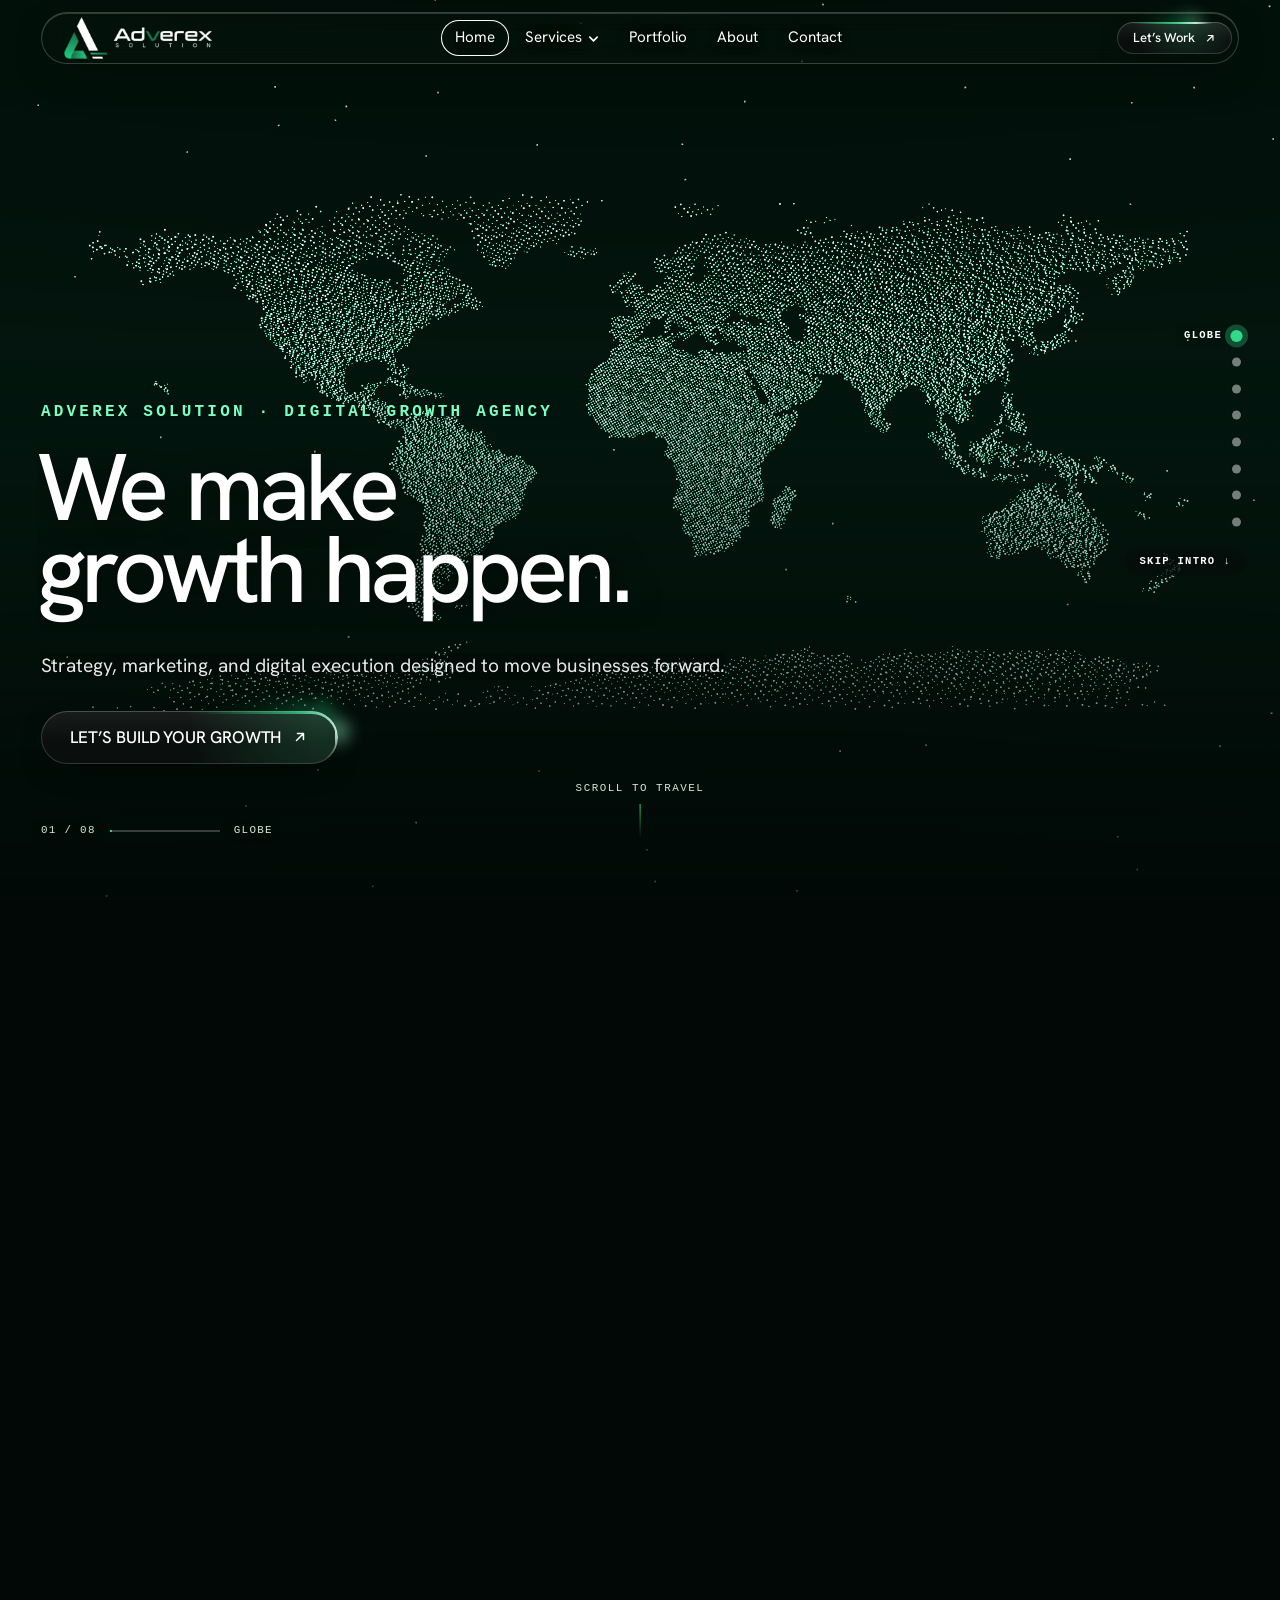
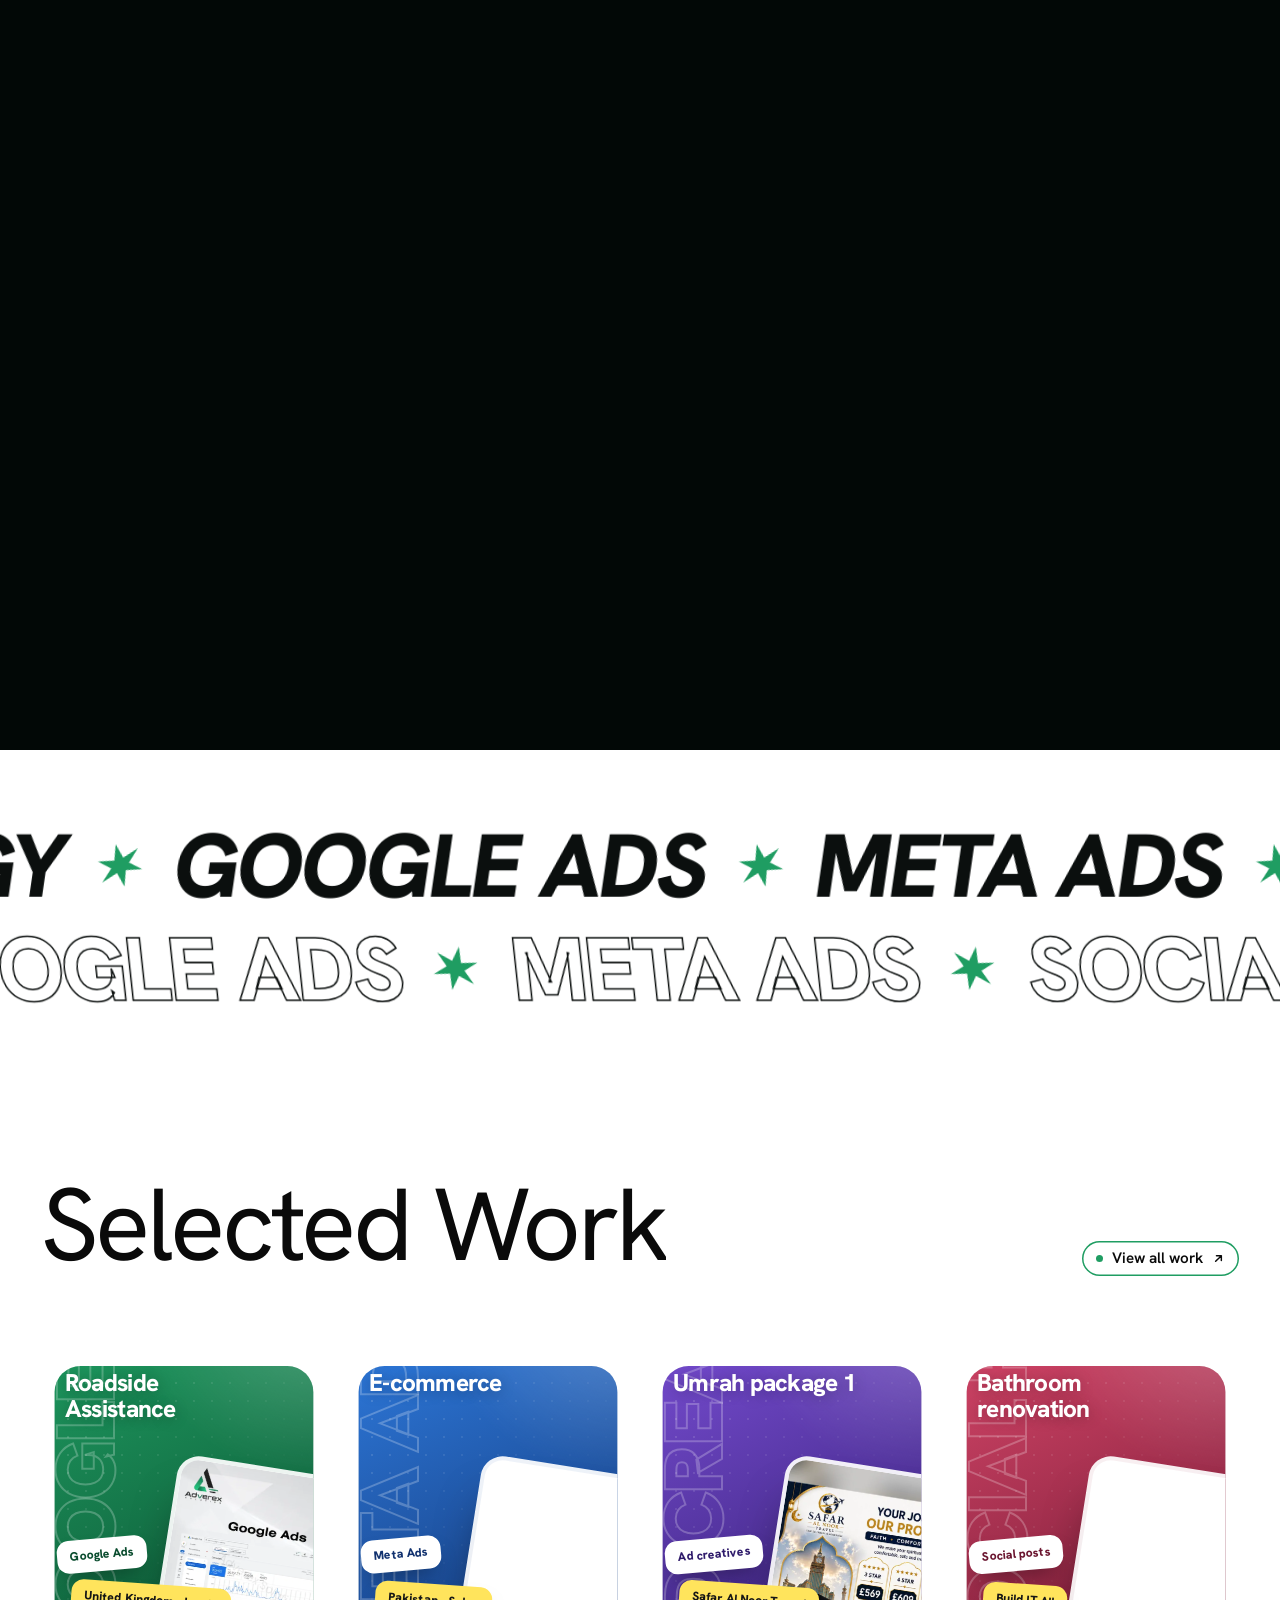
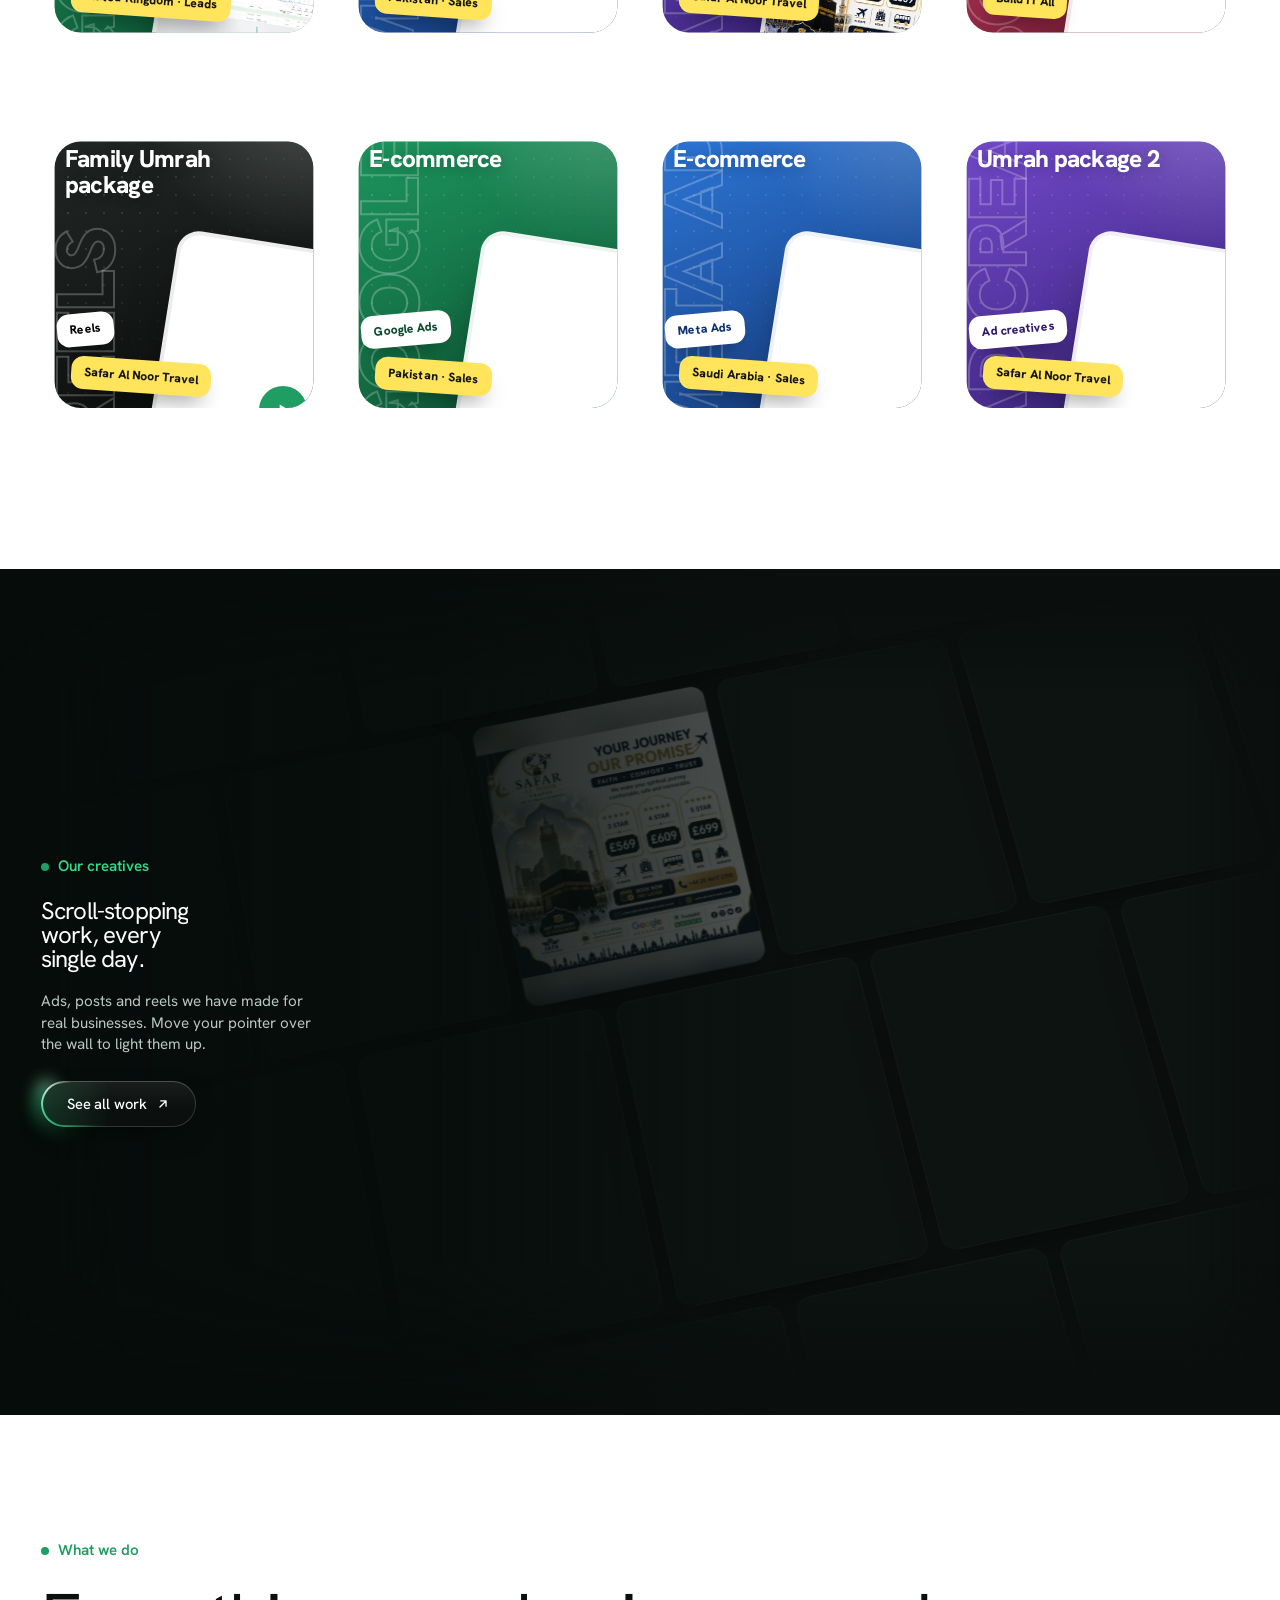
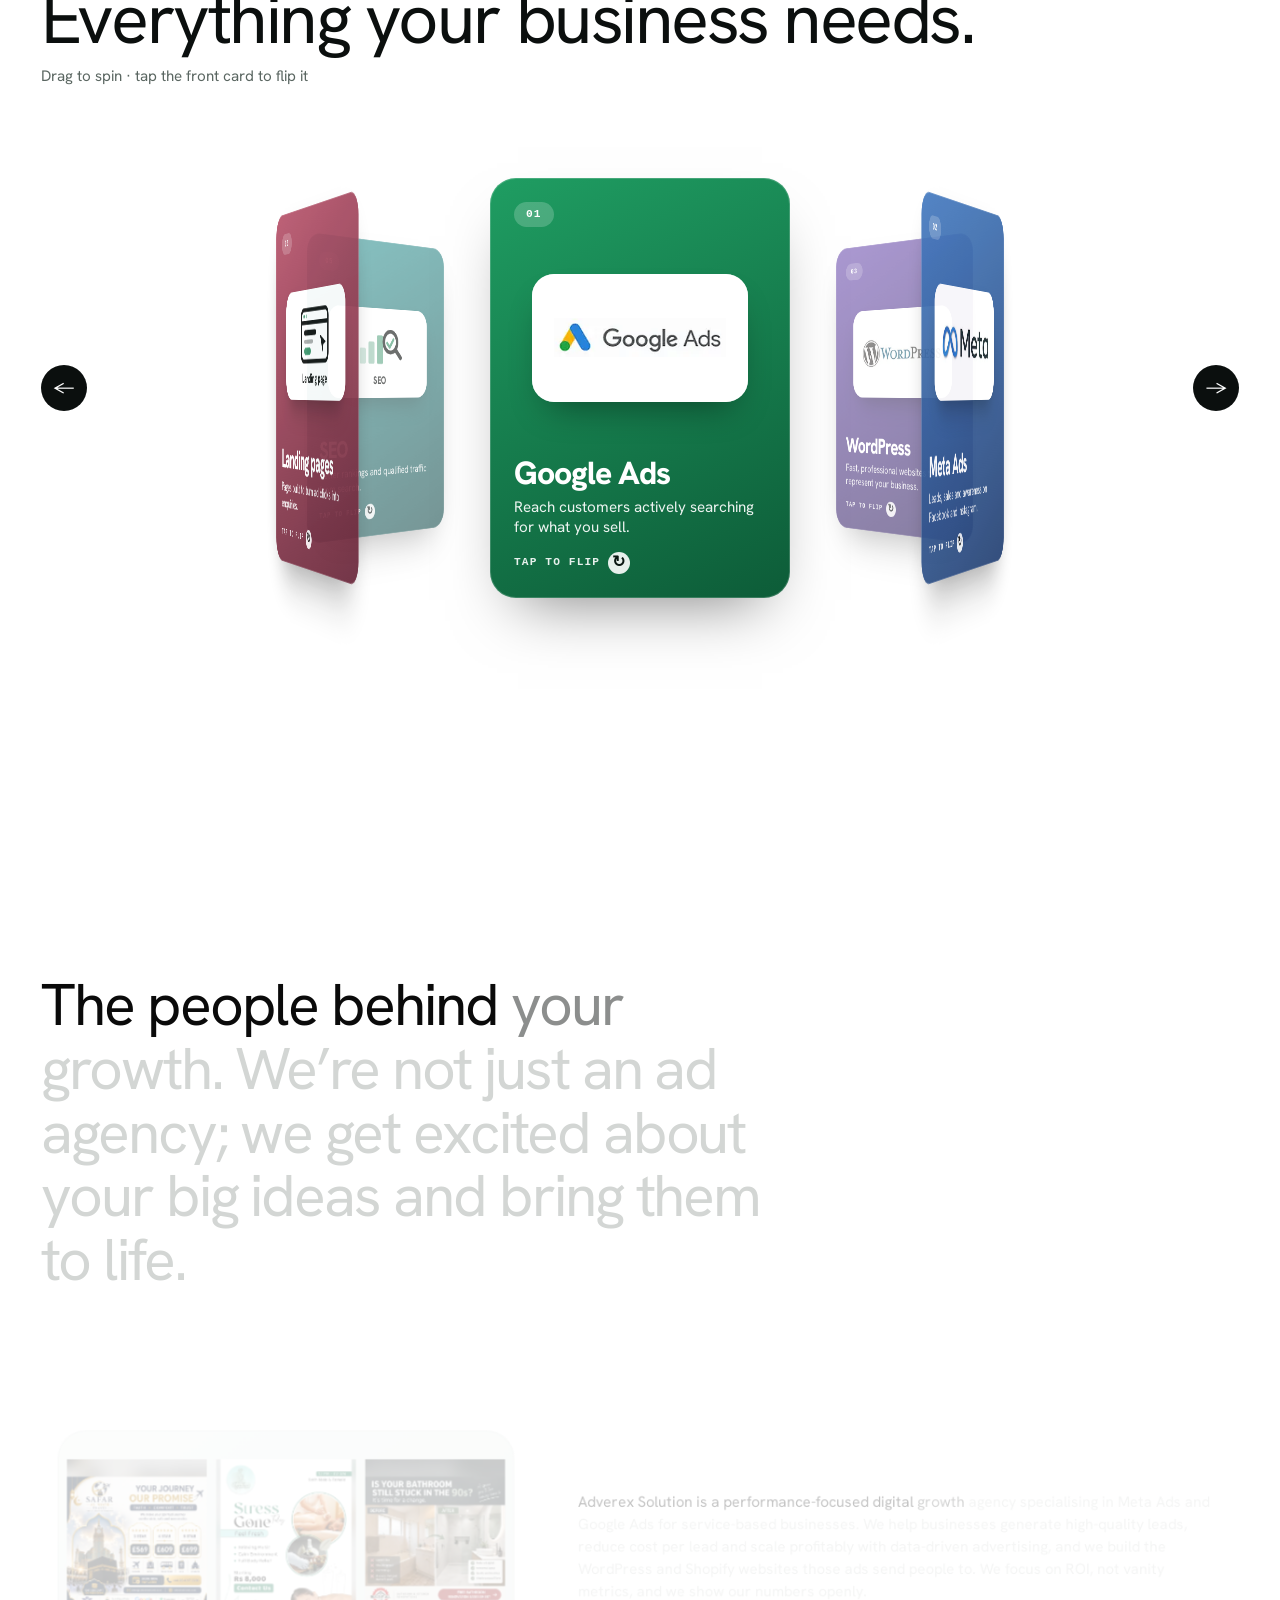
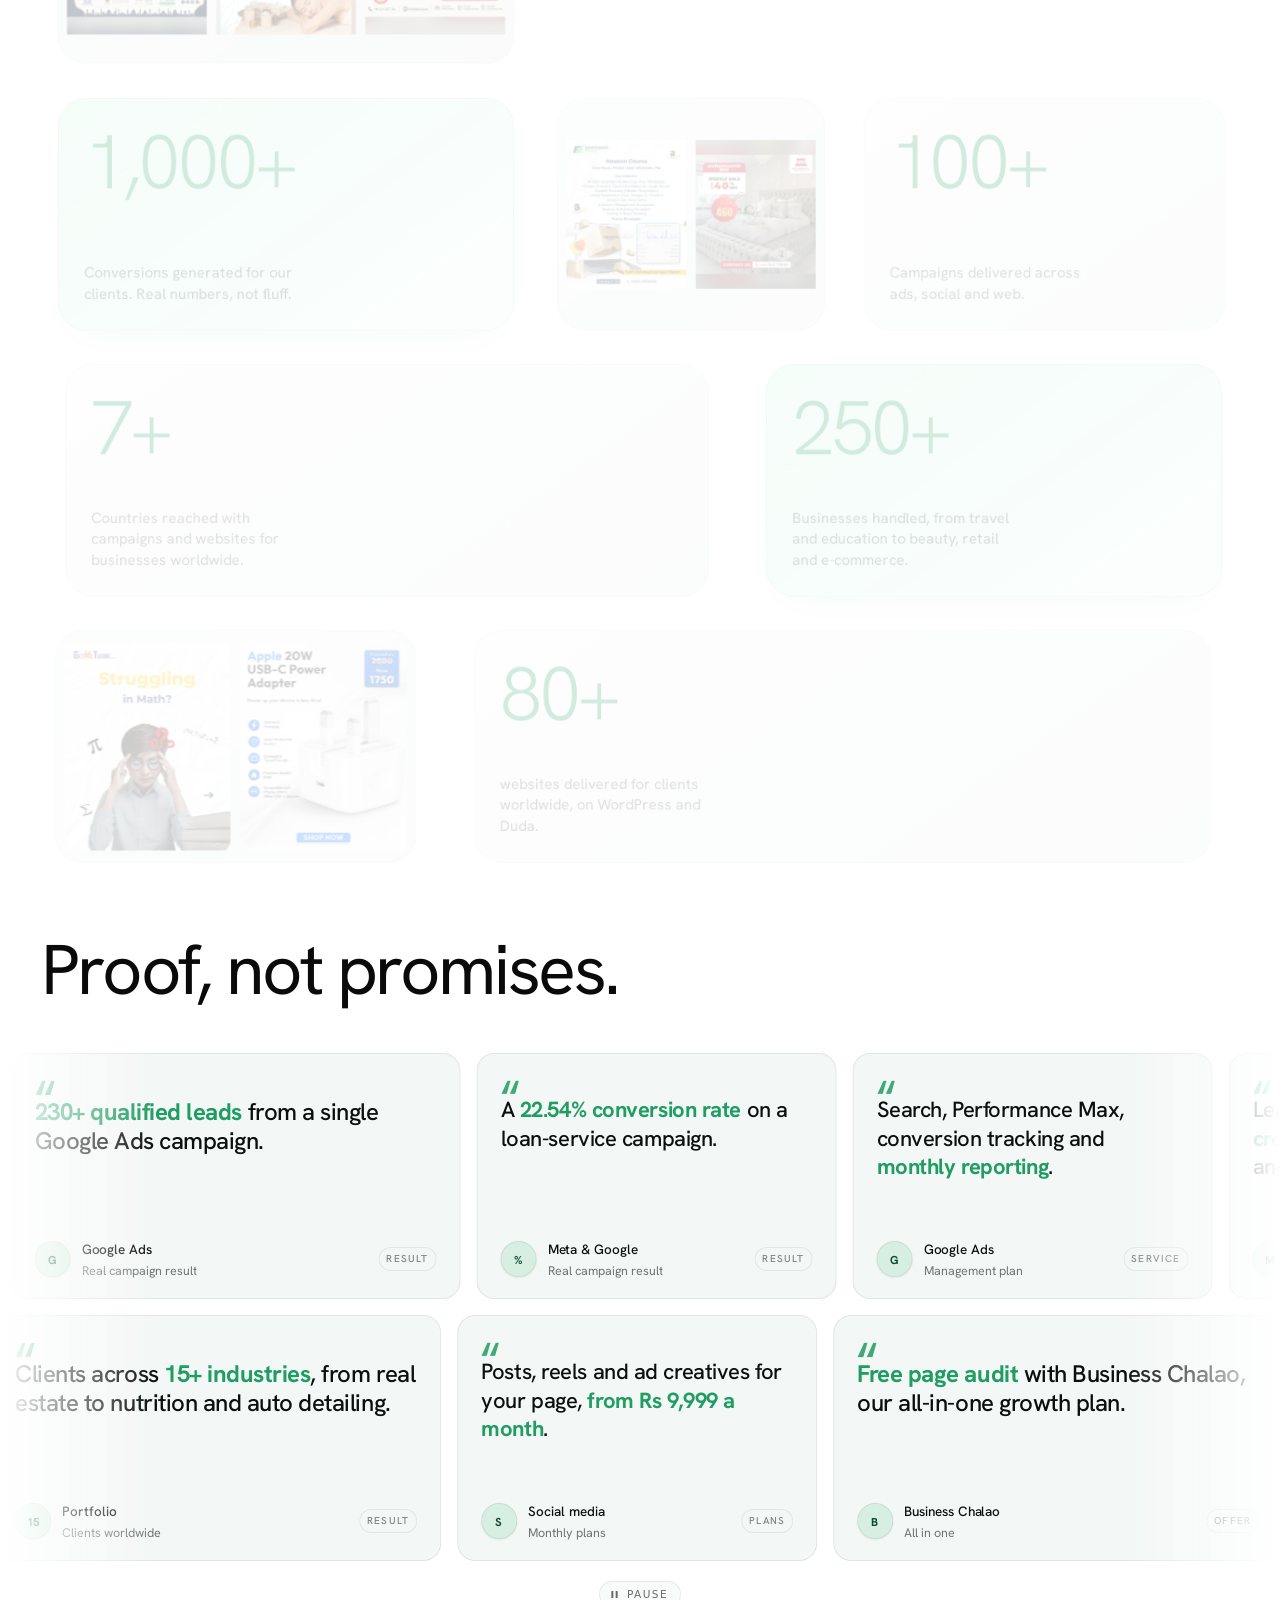
<file: index.html>
<!DOCTYPE html>
<html lang="en">
<head>
<meta charset="utf-8">
<meta name="viewport" content="width=device-width, initial-scale=1">
<title>Adverex Solution — Google Ads, Meta Ads, WordPress, Shopify & SEO</title>
<meta name="description" content="Adverex Solution is a performance-focused digital growth agency. One scroll journey through Google Ads, Meta Ads, social media and websites.">
<link rel="preconnect" href="https://fonts.googleapis.com">
<link rel="preconnect" href="https://fonts.gstatic.com" crossorigin>
<link href="https://fonts.googleapis.com/css2?family=Hanken+Grotesk:wght@300;400;500;600&display=swap" rel="stylesheet">
<link rel="stylesheet" href="assets/style.css">
</head>
<body class="page-home">
<div class="dot" id="dot" aria-hidden="true"></div>

<header class="site">
  <a class="logo" href="index.html" aria-label="Adverex Solution home"><img class="lg lg-d" src="assets/logo-dark.png" alt="Adverex Solution" width="148" height="42"><img class="lg lg-l" src="assets/logo-light.png" alt="" aria-hidden="true" width="148" height="42"></a>
  <nav class="links" id="nav" aria-label="Main">
    <a href="index.html" aria-current="page">Home</a>
    <div class="dd"><a href="services.html" aria-haspopup="true">Services <svg viewBox="0 0 12 12" fill="none" stroke="currentColor" stroke-width="1.8" stroke-linecap="round" stroke-linejoin="round" aria-hidden="true"><path d="M2 4.5l4 4 4-4"/></svg></a>
      <div class="mega"><div class="mg"><div><h5>Advertising</h5><ul><li><a href="services.html#strategy"><i style="--b:#4285F4"><svg viewBox="0 0 24 24"><path d="M3.9998 22.9291C1.7908 22.9291 0 21.1383 0 18.9293s1.7908-3.9998 3.9998-3.9998 3.9998 1.7908 3.9998 3.9998-1.7908 3.9998-3.9998 3.9998zm19.4643-6.0004L15.4632 3.072C14.3586 1.1587 11.9121.5028 9.9988 1.6074S7.4295 5.1585 8.5341 7.0718l8.0009 13.8567c1.1046 1.9133 3.5511 2.5679 5.4644 1.4646 1.9134-1.1046 2.568-3.5511 1.4647-5.4644zM7.5137 4.8438L1.5645 15.1484A4.5 4.5 0 0 1 4 14.4297c2.5597-.0075 4.6248 2.1585 4.4941 4.7148l3.2168-5.5723-3.6094-6.25c-.4499-.7793-.6322-1.6394-.5878-2.4784z"/></svg></i><span><b>Google Ads</b><em>Search leads that convert</em></span></a></li><li><a href="services.html#strategy"><i style="--b:#3b8cff"><svg viewBox="0 0 24 24"><path d="M6.915 4.03c-1.968 0-3.683 1.28-4.871 3.113C.704 9.208 0 11.883 0 14.449c0 .706.07 1.369.21 1.973a6.624 6.624 0 0 0 .265.86 5.297 5.297 0 0 0 .371.761c.696 1.159 1.818 1.927 3.593 1.927 1.497 0 2.633-.671 3.965-2.444.76-1.012 1.144-1.626 2.663-4.32l.756-1.339.186-.325c.061.1.121.196.183.3l2.152 3.595c.724 1.21 1.665 2.556 2.47 3.314 1.046.987 1.992 1.22 3.06 1.22 1.075 0 1.876-.355 2.455-.843a3.743 3.743 0 0 0 .81-.973c.542-.939.861-2.127.861-3.745 0-2.72-.681-5.357-2.084-7.45-1.282-1.912-2.957-2.93-4.716-2.93-1.047 0-2.088.467-3.053 1.308-.652.57-1.257 1.29-1.82 2.05-.69-.875-1.335-1.547-1.958-2.056-1.182-.966-2.315-1.303-3.454-1.303zm10.16 2.053c1.147 0 2.188.758 2.992 1.999 1.132 1.748 1.647 4.195 1.647 6.4 0 1.548-.368 2.9-1.839 2.9-.58 0-1.027-.23-1.664-1.004-.496-.601-1.343-1.878-2.832-4.358l-.617-1.028a44.908 44.908 0 0 0-1.255-1.98c.07-.109.141-.224.211-.327 1.12-1.667 2.118-2.602 3.358-2.602zm-10.201.553c1.265 0 2.058.791 2.675 1.446.307.327.737.871 1.234 1.579l-1.02 1.566c-.757 1.163-1.882 3.017-2.837 4.338-1.191 1.649-1.81 1.817-2.486 1.817-.524 0-1.038-.237-1.383-.794-.263-.426-.464-1.13-.464-2.046 0-2.221.63-4.535 1.66-6.088.454-.687.964-1.226 1.533-1.533a2.264 2.264 0 0 1 1.088-.285z"/></svg></i><span><b>Meta Ads</b><em>Facebook &amp; Instagram</em></span></a></li></ul></div><div><h5>Websites</h5><ul><li><a href="services.html#web-packages"><i style="--b:#4aa3d6"><svg viewBox="0 0 24 24"><path d="M21.469 6.825c.84 1.537 1.318 3.3 1.318 5.175 0 3.979-2.156 7.456-5.363 9.325l3.295-9.527c.615-1.54.82-2.771.82-3.864 0-.405-.026-.78-.07-1.11m-7.981.105c.647-.03 1.232-.105 1.232-.105.582-.075.514-.93-.067-.899 0 0-1.755.135-2.88.135-1.064 0-2.85-.15-2.85-.15-.585-.03-.661.855-.075.885 0 0 .54.061 1.125.09l1.68 4.605-2.37 7.08L5.354 6.9c.649-.03 1.234-.1 1.234-.1.585-.075.516-.93-.065-.896 0 0-1.746.138-2.874.138-.2 0-.438-.008-.69-.015C4.911 3.15 8.235 1.215 12 1.215c2.809 0 5.365 1.072 7.286 2.833-.046-.003-.091-.009-.141-.009-1.06 0-1.812.923-1.812 1.914 0 .89.513 1.643 1.06 2.531.411.72.89 1.643.89 2.977 0 .915-.354 1.994-.821 3.479l-1.075 3.585-3.9-11.61.001.014zM12 22.784c-1.059 0-2.081-.153-3.048-.437l3.237-9.406 3.315 9.087c.024.053.05.101.078.149-1.12.393-2.325.609-3.582.609M1.211 12c0-1.564.336-3.05.935-4.39L7.29 21.709C3.694 19.96 1.212 16.271 1.211 12M12 0C5.385 0 0 5.385 0 12s5.385 12 12 12 12-5.385 12-12S18.615 0 12 0"/></svg></i><span><b>WordPress</b><em>Fast, editable sites</em></span></a></li><li><a href="services.html#web-packages"><i style="--b:#7AB55C"><svg viewBox="0 0 24 24"><path d="M15.337 23.979l7.216-1.561s-2.604-17.613-2.625-17.73c-.018-.116-.114-.192-.211-.192s-1.929-.136-1.929-.136-1.275-1.274-1.439-1.411c-.045-.037-.075-.057-.121-.074l-.914 21.104h.023zM11.71 11.305s-.81-.424-1.774-.424c-1.447 0-1.504.906-1.504 1.141 0 1.232 3.24 1.715 3.24 4.629 0 2.295-1.44 3.76-3.406 3.76-2.354 0-3.54-1.465-3.54-1.465l.646-2.086s1.245 1.066 2.28 1.066c.675 0 .975-.545.975-.932 0-1.619-2.654-1.694-2.654-4.359-.034-2.237 1.571-4.416 4.827-4.416 1.257 0 1.875.361 1.875.361l-.945 2.715-.02.01zM11.17.83c.136 0 .271.038.405.135-.984.465-2.064 1.639-2.508 3.992-.656.213-1.293.405-1.889.578C7.697 3.75 8.951.84 11.17.84V.83zm1.235 2.949v.135c-.754.232-1.583.484-2.394.736.466-1.777 1.333-2.645 2.085-2.971.193.501.309 1.176.309 2.1zm.539-2.234c.694.074 1.141.867 1.429 1.755-.349.114-.735.231-1.158.366v-.252c0-.752-.096-1.371-.271-1.871v.002zm2.992 1.289c-.02 0-.06.021-.078.021s-.289.075-.714.21c-.423-1.233-1.176-2.37-2.508-2.37h-.115C12.135.209 11.669 0 11.265 0 8.159 0 6.675 3.877 6.21 5.846c-1.194.365-2.063.636-2.16.674-.675.213-.694.232-.772.87-.075.462-1.83 14.063-1.83 14.063L15.009 24l.927-21.166z"/></svg></i><span><b>Shopify</b><em>Stores that sell</em></span></a></li><li><a href="services.html#web-packages"><i style="--b:#34d889"><svg viewBox="0 0 24 24" class="gen"><rect x="3" y="4" width="18" height="14" rx="2"/><path d="M3 9h18M8 14h5"/></svg></i><span><b>Landing pages</b><em>Built for one goal</em></span></a></li></ul></div><div><h5>Growth</h5><ul><li><a href="services.html#strategy"><i style="--b:#458CF5"><svg viewBox="0 0 24 24"><path d="M8.548 1.156L6.832 2.872v1.682h1.716zm0 3.398v.035H6.832v-.035H3.386L0 7.844v3.577h2.826V8.94c0-.525.429-.954.954-.954h16.476c.525 0 .954.43.954.954v2.48h2.754V7.844l-3.386-3.29H17.3v.035h-1.717v-.035zm7.035 0H17.3V2.872l-1.717-1.716zM8.679 1.188V2.84h6.773V1.188zm11.471 7.07a.834.834 0 00-.132.01l-.543.002c-5.216.014-10.432-.008-15.648.01-.435-.063-.794.436-.716.883v2.264h17.812c-.016-.888.045-1.782-.034-2.666-.104-.342-.427-.502-.739-.502zm-15.422.634a.689.698 0 01.689.698.689.698 0 01-.689.697.689.698 0 01-.688-.697.689.698 0 01.688-.698zm2.134 0a.689.698 0 01.689.698.689.698 0 01-.689.697.689.698 0 01-.688-.697.689.698 0 01.688-.698zM.036 11.645v9.156c0 1.05.858 1.908 1.907 1.908h.883V11.645zm21.174 0v11.064h.882c1.05 0 1.908-.858 1.908-1.908v-9.156zM4.057 13.133v6.85h6.137v-6.85zm13.243.021v3.777l-1.708.977-1.708-.977v-3.758a4.006 4.006 0 000 7.23v2.441h3.457v-2.442a4.006 4.006 0 00-.041-7.248zm-13.243 8.26v1.43h7.925v-1.43z"/></svg></i><span><b>On-page SEO</b><em>Rank for what you sell</em></span></a></li><li><a href="services.html#strategy"><i style="--b:#F44B21"><svg viewBox="0 0 24 24"><path d="M12 0l5.5 3.5v5H20v3h-2.25l2 12.5H4.25l2-12.5H4v-3h2.5V3.53zm2.94 13.25l-6.22 2.26L8 20.04l7.5-2.75zM12 3.56L9.5 5.17V8.5h5V5.15Z"/></svg></i><span><b>Technical SEO</b><em>Speed &amp; crawlability</em></span></a></li><li><a href="services.html#reviews"><i style="--b:#4285F4"><svg viewBox="0 0 24 24"><path d="M19.527 4.799c1.212 2.608.937 5.678-.405 8.173-1.101 2.047-2.744 3.74-4.098 5.614-.619.858-1.244 1.75-1.669 2.727-.141.325-.263.658-.383.992-.121.333-.224.673-.34 1.008-.109.314-.236.684-.627.687h-.007c-.466-.001-.579-.53-.695-.887-.284-.874-.581-1.713-1.019-2.525-.51-.944-1.145-1.817-1.79-2.671L19.527 4.799zM8.545 7.705l-3.959 4.707c.724 1.54 1.821 2.863 2.871 4.18.247.31.494.622.737.936l4.984-5.925-.029.01c-1.741.601-3.691-.291-4.392-1.987a3.377 3.377 0 0 1-.209-.716c-.063-.437-.077-.761-.004-1.198l.001-.007zM5.492 3.149l-.003.004c-1.947 2.466-2.281 5.88-1.117 8.77l4.785-5.689-.058-.05-3.607-3.035zM14.661.436l-3.838 4.563a.295.295 0 0 1 .027-.01c1.6-.551 3.403.15 4.22 1.626.176.319.323.683.377 1.045.068.446.085.773.012 1.22l-.003.016 3.836-4.561A8.382 8.382 0 0 0 14.67.439l-.009-.003zM9.466 5.868L14.162.285l-.047-.012A8.31 8.31 0 0 0 11.986 0a8.439 8.439 0 0 0-6.169 2.766l-.016.018 3.665 3.084z"/></svg></i><span><b>Local SEO</b><em>Win nearby searches</em></span></a></li></ul></div></div><div class="mf"><span>230+ leads from one campaign</span><a class="vs-shimmer-border sbtn mgcta" href="services.html">Explore all services <svg viewBox="0 0 16 16" width="14" height="14" aria-hidden="true"><path d="M4.5 11.5 11.5 4.5M5.5 4.5h6v6" fill="none" stroke="currentColor" stroke-width="1.5" stroke-linecap="round" stroke-linejoin="round"/></svg></a></div></div>
    </div>
    <a href="portfolio.html">Portfolio</a><a href="about.html">About</a><a href="contact.html">Contact</a>
  </nav>
  <div class="right">
    <a class="vs-shimmer-border sbtn navcta" href="contact.html">Let&rsquo;s Work <svg viewBox="0 0 16 16" width="15" height="15" aria-hidden="true"><path d="M4.5 11.5 11.5 4.5M5.5 4.5h6v6" fill="none" stroke="currentColor" stroke-width="1.5" stroke-linecap="round" stroke-linejoin="round"/></svg></a>
    <button class="mbtn" id="mbtn" type="button" aria-controls="nav" aria-expanded="false">Menu</button>
  </div>
</header>

<main id="top">
<section id="journey" aria-label="Adverex journey">
<div id="stage">
<div class="paperin" id="paperin"><div class="pin"><p class="eye dk">Real numbers</p><h2>Experience that speaks.<br>Results that matter.</h2><div class="pst">
<div><b>250+</b><span>Businesses handled</span></div>
<div><b>100+</b><span>Campaigns delivered</span></div>
<div><b>7+</b><span>Countries reached</span></div>
<div><b>1,000+</b><span>Conversions generated</span></div></div></div></div>
<canvas id="gl" aria-hidden="true"></canvas>
<div class="act a1" data-a="0" data-b="0.1"><p class="eye"><span class="ln" style="--i:0"><span>Adverex Solution · Digital growth agency</span></span></p><h1><span class="ln" style="--i:1"><span>We make</span></span><span class="ln" style="--i:2"><span>growth happen.</span></span></h1><p class="sub"><span class="ln" style="--i:3"><span>Strategy, marketing, and digital execution designed to move businesses forward.</span></span></p><div class="btns"><a class="vs-shimmer-border sbtn hbuild" href="contact.html">Let&rsquo;s build your growth <svg viewBox="0 0 16 16" width="15" height="15" aria-hidden="true"><path d="M4.5 11.5 11.5 4.5M5.5 4.5h6v6" fill="none" stroke="currentColor" stroke-width="1.5" stroke-linecap="round" stroke-linejoin="round"/></svg></a></div></div><div class="act a2" data-a="0.1" data-b="0.205"><p class="eye"><span class="ln" style="--i:0"><span>Performance</span></span></p><h2><span class="ln" style="--i:1"><span>Built on strategy.</span></span><span class="ln" style="--i:2"><span>Driven by results.</span></span></h2><p class="sub"><span class="ln" style="--i:3"><span>We turn business objectives into focused digital strategies and measurable outcomes.</span></span></p></div><div class="act a3" data-a="0.245" data-b="0.375"><p class="eye"><span class="ln" style="--i:0"><span>01 · Build</span></span></p><h2><span class="ln" style="--i:1"><span>Built to</span></span><span class="ln" style="--i:2"><span>move forward.</span></span></h2><p class="sub"><span class="ln" style="--i:3"><span>Strategy, campaigns, creative, and digital experiences — planned, executed, and refined to support business growth.</span></span></p></div><div class="act a4" data-a="0.395" data-b="0.52"><p class="eye"><span class="ln" style="--i:0"><span>02 · Launch</span></span></p><h2><span class="ln" style="--i:1"><span>We ship it.</span></span></h2><p class="sub"><span class="ln" style="--i:2"><span>Live on Google and Meta, on every feed, on every screen.</span></span></p></div><div class="act a5" data-a="0.545" data-b="0.665"><p class="eye"><span class="ln" style="--i:0"><span>03 · Scale</span></span></p><h2><span class="ln" style="--i:1"><span>Every channel,</span></span><span class="ln" style="--i:2"><span>one road.</span></span></h2><p class="sub"><span class="ln" style="--i:3"><span>Google Ads · Meta Ads · Social · Websites · SEO</span></span></p></div><div class="act a6" data-a="0.68" data-b="0.8"><p class="eye"><span class="ln" style="--i:0"><span>04 · Worldwide</span></span></p><h2><span class="ln" style="--i:1"><span>Proven experience.</span></span><span class="ln" style="--i:2"><span>Global perspective.</span></span></h2><p class="sub"><span class="ln" style="--i:3"><span>250+ businesses. 100+ successful campaigns. 7+ countries. One standard of execution.</span></span></p></div><div class="act a7" data-a="0.875" data-b="0.945"><p class="eye"><span class="ln" style="--i:0"><span>05 · Results</span></span></p><h2><span class="ln" style="--i:1"><span>Everything we make,</span></span><span class="ln" style="--i:2"><span>in motion.</span></span></h2><p class="sub"><span class="ln" style="--i:3"><span>Ads, feeds, websites and results, built to take off.</span></span></p><div class="btns"><a class="hp solid" href="portfolio.html">See our work <i></i></a><a class="vs-shimmer-border sbtn" href="contact.html">Start a project <svg viewBox="0 0 16 16" width="15" height="15" aria-hidden="true"><path d="M4.5 11.5 11.5 4.5M5.5 4.5h6v6" fill="none" stroke="currentColor" stroke-width="1.5" stroke-linecap="round" stroke-linejoin="round"/></svg></a></div></div>
<div id="hud" aria-hidden="true"><span id="hnum">01 / 08</span><span class="trk"><i id="hbar"></i></span><span id="hname">Globe</span></div>
<div id="hint" aria-hidden="true">Scroll to travel<i></i></div>
<div id="veil" aria-hidden="true"><div class="m"></div><div class="l"></div><div class="r"></div></div>
</div></section>
<div id="paper">
<section class="vband" aria-label="What we do"><div class="vs-velocity-marquee" data-vs-velocity-marquee="1" style="--vs-velocity-marquee-speed:60;--vs-velocity-marquee-gap:2rem"><div class="vs-velocity-marquee-track"><span>Google Ads</span><svg class="vs-velocity-marquee-spin" viewBox="0 0 40 40" width=".5em" height=".5em" fill="#1f9d62" aria-hidden="true"><path d="M20 0l4 14 14-4-10 10 10 10-14-4-4 14-4-14-14 4 10-10L2 10l14 4z"/></svg><span>Meta Ads</span><svg class="vs-velocity-marquee-spin" viewBox="0 0 40 40" width=".5em" height=".5em" fill="#1f9d62" aria-hidden="true"><path d="M20 0l4 14 14-4-10 10 10 10-14-4-4 14-4-14-14 4 10-10L2 10l14 4z"/></svg><span>Social media</span><svg class="vs-velocity-marquee-spin" viewBox="0 0 40 40" width=".5em" height=".5em" fill="#1f9d62" aria-hidden="true"><path d="M20 0l4 14 14-4-10 10 10 10-14-4-4 14-4-14-14 4 10-10L2 10l14 4z"/></svg><span>Websites</span><svg class="vs-velocity-marquee-spin" viewBox="0 0 40 40" width=".5em" height=".5em" fill="#1f9d62" aria-hidden="true"><path d="M20 0l4 14 14-4-10 10 10 10-14-4-4 14-4-14-14 4 10-10L2 10l14 4z"/></svg><span>Reels</span><svg class="vs-velocity-marquee-spin" viewBox="0 0 40 40" width=".5em" height=".5em" fill="#1f9d62" aria-hidden="true"><path d="M20 0l4 14 14-4-10 10 10 10-14-4-4 14-4-14-14 4 10-10L2 10l14 4z"/></svg><span>Strategy</span><svg class="vs-velocity-marquee-spin" viewBox="0 0 40 40" width=".5em" height=".5em" fill="#1f9d62" aria-hidden="true"><path d="M20 0l4 14 14-4-10 10 10 10-14-4-4 14-4-14-14 4 10-10L2 10l14 4z"/></svg></div></div><div class="vs-velocity-marquee" data-vs-velocity-marquee="-1" style="--vs-velocity-marquee-speed:45;--vs-velocity-marquee-gap:2rem"><div class="vs-velocity-marquee-track vo"><span>Google Ads</span><svg class="vs-velocity-marquee-spin" viewBox="0 0 40 40" width=".5em" height=".5em" fill="#1f9d62" aria-hidden="true"><path d="M20 0l4 14 14-4-10 10 10 10-14-4-4 14-4-14-14 4 10-10L2 10l14 4z"/></svg><span>Meta Ads</span><svg class="vs-velocity-marquee-spin" viewBox="0 0 40 40" width=".5em" height=".5em" fill="#1f9d62" aria-hidden="true"><path d="M20 0l4 14 14-4-10 10 10 10-14-4-4 14-4-14-14 4 10-10L2 10l14 4z"/></svg><span>Social media</span><svg class="vs-velocity-marquee-spin" viewBox="0 0 40 40" width=".5em" height=".5em" fill="#1f9d62" aria-hidden="true"><path d="M20 0l4 14 14-4-10 10 10 10-14-4-4 14-4-14-14 4 10-10L2 10l14 4z"/></svg><span>Websites</span><svg class="vs-velocity-marquee-spin" viewBox="0 0 40 40" width=".5em" height=".5em" fill="#1f9d62" aria-hidden="true"><path d="M20 0l4 14 14-4-10 10 10 10-14-4-4 14-4-14-14 4 10-10L2 10l14 4z"/></svg><span>Reels</span><svg class="vs-velocity-marquee-spin" viewBox="0 0 40 40" width=".5em" height=".5em" fill="#1f9d62" aria-hidden="true"><path d="M20 0l4 14 14-4-10 10 10 10-14-4-4 14-4-14-14 4 10-10L2 10l14 4z"/></svg><span>Strategy</span><svg class="vs-velocity-marquee-spin" viewBox="0 0 40 40" width=".5em" height=".5em" fill="#1f9d62" aria-hidden="true"><path d="M20 0l4 14 14-4-10 10 10 10-14-4-4 14-4-14-14 4 10-10L2 10l14 4z"/></svg></div></div></section>
<section class="work pad" id="work" aria-labelledby="work-h">
  <div class="work-head">
    <h2 class="big" id="work-h">Selected Work</h2>
    <a class="work-link" href="portfolio.html">View all work</a>
  </div>
  <div class="tiles" id="tiles" data-limit="8"></div>
</section>
<section class="gmsec" id="gmsec" aria-labelledby="gm-h"><div class="gm" id="gm" data-items='["assets/clients/al-safar-01.webp", "assets/clients/get-me-tutor-09.webp", "assets/clients/silent-bed-01.webp", "assets/clients/empower-edge-01.webp", "assets/clients/build-it-all-01.webp", "assets/clients/signature-spa-02.webp", "assets/clients/case-bazar-01.webp", "assets/clients/signature-spa-06.webp", "assets/clients/chai-jan-01.webp", "assets/clients/faizan-book-01.webp", "assets/clients/al-safar-05.webp", "assets/clients/get-me-tutor-01.webp", "assets/clients/signature-spa-01.webp", "assets/clients/silent-bed-05.webp", "assets/clients/build-it-all-04.webp", "assets/clients/empower-edge-03.webp", "assets/clients/case-bazar-03.webp", "assets/clients/faizan-book-03.webp", "assets/clients/chai-jan-03.webp", "assets/clients/silent-bed-11.webp", "assets/clients/al-safar-09.webp", "assets/clients/get-me-tutor-04.webp", "assets/clients/signature-spa-05.webp", "assets/clients/silent-bed-09.webp", "assets/clients/build-it-all-06.webp", "assets/clients/empower-edge-05.webp", "assets/clients/case-bazar-05.webp", "assets/clients/faizan-book-05.webp", "assets/clients/mso-01.webp"]'></div><div class="gmc"><p class="eyebrow">Our creatives</p><h2 class="big" id="gm-h">Scroll-stopping work, every single day.</h2><p class="gmp">Ads, posts and reels we have made for real businesses. Move your pointer over the wall to light them up.</p><a class="vs-shimmer-border sbtn gmcta" href="portfolio.html">See all work <svg viewBox="0 0 16 16" width="15" height="15" aria-hidden="true"><path d="M4.5 11.5 11.5 4.5M5.5 4.5h6v6" fill="none" stroke="currentColor" stroke-width="1.5" stroke-linecap="round" stroke-linejoin="round"/></svg></a></div></section>
<section class="orbsec" id="services-orbit" aria-labelledby="ob-h"><div class="pad"><p class="eyebrow">What we do</p><h2 class="big sec-h" id="ob-h">Everything your business needs.</h2><p class="orb-hint">Drag to spin &middot; tap the front card to flip it</p></div><div class="orb" id="orb" role="group" aria-label="Services carousel"><div class="orb-ring"><div class="orb-card" style="--c1:#1f9d62;--c2:#0d5c38"><div class="orb-in"><div class="orb-f orb-front"><span class="orb-n">01</span><div class="orb-rings" aria-hidden="true"><i></i><i></i><i></i></div><div class="orb-logo"><img src="assets/logos/google-ads.png" alt="" loading="lazy"></div><h3>Google Ads</h3><p>Reach customers actively searching for what you sell.</p><span class="orb-tap">Tap to flip <b>&#8635;</b></span></div><div class="orb-f orb-back"><h3>Google Ads</h3><ul><li>Search campaigns</li><li>Performance Max</li><li>Conversion tracking</li><li>Monthly reporting</li></ul><a class="orb-cta" href="contact.html">Get a quote <b><svg viewBox="0 0 16 16" width="1em" height="1em" aria-hidden="true"><path d="M4.5 11.5 11.5 4.5M5.5 4.5h6v6" fill="none" stroke="currentColor" stroke-width="1.6" stroke-linecap="round" stroke-linejoin="round"/></svg></b></a><a class="orb-more" href="services.html">All services</a></div></div></div><div class="orb-card" style="--c1:#2f7de1;--c2:#173f87"><div class="orb-in"><div class="orb-f orb-front"><span class="orb-n">02</span><div class="orb-rings" aria-hidden="true"><i></i><i></i><i></i></div><div class="orb-logo"><img src="assets/logos/meta.png" alt="" loading="lazy"></div><h3>Meta Ads</h3><p>Leads, sales and awareness on Facebook and Instagram.</p><span class="orb-tap">Tap to flip <b>&#8635;</b></span></div><div class="orb-f orb-back"><h3>Meta Ads</h3><ul><li>Lead generation</li><li>Retargeting</li><li>Creative testing</li><li>Audience building</li></ul><a class="orb-cta" href="contact.html">Get a quote <b><svg viewBox="0 0 16 16" width="1em" height="1em" aria-hidden="true"><path d="M4.5 11.5 11.5 4.5M5.5 4.5h6v6" fill="none" stroke="currentColor" stroke-width="1.6" stroke-linecap="round" stroke-linejoin="round"/></svg></b></a><a class="orb-more" href="services.html">All services</a></div></div></div><div class="orb-card" style="--c1:#7a4fd6;--c2:#3a2478"><div class="orb-in"><div class="orb-f orb-front"><span class="orb-n">03</span><div class="orb-rings" aria-hidden="true"><i></i><i></i><i></i></div><div class="orb-logo"><img src="assets/logos/wordpress.png" alt="" loading="lazy"></div><h3>WordPress</h3><p>Fast, professional websites that represent your business.</p><span class="orb-tap">Tap to flip <b>&#8635;</b></span></div><div class="orb-f orb-back"><h3>WordPress</h3><ul><li>Custom design</li><li>Speed &amp; mobile</li><li>Easy to edit</li><li>Care plans</li></ul><a class="orb-cta" href="contact.html">Get a quote <b><svg viewBox="0 0 16 16" width="1em" height="1em" aria-hidden="true"><path d="M4.5 11.5 11.5 4.5M5.5 4.5h6v6" fill="none" stroke="currentColor" stroke-width="1.6" stroke-linecap="round" stroke-linejoin="round"/></svg></b></a><a class="orb-more" href="services.html">All services</a></div></div></div><div class="orb-card" style="--c1:#e08a2b;--c2:#8a4a0c"><div class="orb-in"><div class="orb-f orb-front"><span class="orb-n">04</span><div class="orb-rings" aria-hidden="true"><i></i><i></i><i></i></div><div class="orb-logo"><img src="assets/logos/shopify.png" alt="" loading="lazy"></div><h3>Shopify</h3><p>Custom stores built for smooth shopping and growth.</p><span class="orb-tap">Tap to flip <b>&#8635;</b></span></div><div class="orb-f orb-back"><h3>Shopify</h3><ul><li>Store setup</li><li>Theme customisation</li><li>Checkout</li><li>Product pages</li></ul><a class="orb-cta" href="contact.html">Get a quote <b><svg viewBox="0 0 16 16" width="1em" height="1em" aria-hidden="true"><path d="M4.5 11.5 11.5 4.5M5.5 4.5h6v6" fill="none" stroke="currentColor" stroke-width="1.6" stroke-linecap="round" stroke-linejoin="round"/></svg></b></a><a class="orb-more" href="services.html">All services</a></div></div></div><div class="orb-card" style="--c1:#16a3a3;--c2:#0a5555"><div class="orb-in"><div class="orb-f orb-front"><span class="orb-n">05</span><div class="orb-rings" aria-hidden="true"><i></i><i></i><i></i></div><div class="orb-logo ico"><svg viewBox="0 0 120 80" aria-hidden="true"><rect x="14" y="44" width="14" height="24" rx="3" fill="#1f9d62" opacity=".35"/><rect x="34" y="34" width="14" height="34" rx="3" fill="#1f9d62" opacity=".55"/><rect x="54" y="24" width="14" height="44" rx="3" fill="#1f9d62" opacity=".8"/><circle cx="86" cy="34" r="16" fill="none" stroke="#0b0f0e" stroke-width="6"/><path d="M98 46l12 12" stroke="#0b0f0e" stroke-width="7" stroke-linecap="round"/><path d="M78 36l6 6 9-12" fill="none" stroke="#1f9d62" stroke-width="4.5" stroke-linecap="round" stroke-linejoin="round"/></svg><b class="orb-lt">SEO</b></div><h3>SEO</h3><p>Better rankings and qualified traffic from search.</p><span class="orb-tap">Tap to flip <b>&#8635;</b></span></div><div class="orb-f orb-back"><h3>SEO</h3><ul><li>On-page SEO</li><li>Technical SEO</li><li>Content</li><li>Local SEO</li></ul><a class="orb-cta" href="contact.html">Get a quote <b><svg viewBox="0 0 16 16" width="1em" height="1em" aria-hidden="true"><path d="M4.5 11.5 11.5 4.5M5.5 4.5h6v6" fill="none" stroke="currentColor" stroke-width="1.6" stroke-linecap="round" stroke-linejoin="round"/></svg></b></a><a class="orb-more" href="services.html">All services</a></div></div></div><div class="orb-card" style="--c1:#d9486b;--c2:#7d1d38"><div class="orb-in"><div class="orb-f orb-front"><span class="orb-n">06</span><div class="orb-rings" aria-hidden="true"><i></i><i></i><i></i></div><div class="orb-logo ico"><svg viewBox="0 0 120 80" aria-hidden="true"><rect x="8" y="8" width="104" height="64" rx="10" fill="#fff" stroke="#0b0f0e" stroke-width="5"/><path d="M8 24h104" stroke="#0b0f0e" stroke-width="5"/><circle cx="19" cy="16" r="2.6" fill="#1f9d62"/><circle cx="28" cy="16" r="2.6" fill="#1f9d62" opacity=".6"/><rect x="20" y="33" width="46" height="7" rx="3.5" fill="#0b0f0e"/><rect x="20" y="45" width="34" height="5" rx="2.5" fill="#0b0f0e" opacity=".35"/><rect x="20" y="55" width="26" height="9" rx="4.5" fill="#1f9d62"/><path d="M82 40l22 9-9 3-3 9z" fill="#0b0f0e"/></svg><b class="orb-lt">Landing page</b></div><h3>Landing pages</h3><p>Pages built to turn ad clicks into enquiries.</p><span class="orb-tap">Tap to flip <b>&#8635;</b></span></div><div class="orb-f orb-back"><h3>Landing pages</h3><ul><li>Conversion design</li><li>Fast loading</li><li>A/B ready</li><li>Form &amp; call tracking</li></ul><a class="orb-cta" href="contact.html">Get a quote <b><svg viewBox="0 0 16 16" width="1em" height="1em" aria-hidden="true"><path d="M4.5 11.5 11.5 4.5M5.5 4.5h6v6" fill="none" stroke="currentColor" stroke-width="1.6" stroke-linecap="round" stroke-linejoin="round"/></svg></b></a><a class="orb-more" href="services.html">All services</a></div></div></div></div><button class="orb-nav prev" type="button" aria-label="Previous service">&larr;</button><button class="orb-nav next" type="button" aria-label="Next service">&rarr;</button></div></section>
<section class="about pad" id="about" aria-labelledby="ab-h">
  <h2 class="sr" id="ab-h">About Adverex</h2>
  <p class="stmt big" id="stmt" data-accent="growth">The people behind your growth. We&rsquo;re not just an ad agency; we get excited about your big ideas and bring them to life.</p>

  <div class="bento" id="bento">
    <div class="bt art s5"><div class="pl col"><img src="assets/clients/al-safar-01.webp" alt="" loading="lazy" decoding="async"><img src="assets/clients/signature-spa-02.webp" alt="" loading="lazy" decoding="async"><img src="assets/clients/build-it-all-01.webp" alt="" loading="lazy" decoding="async"></div></div>
    <div class="bt txt s7"><p class="why" id="why">Adverex Solution is a performance-focused digital growth agency specialising in Meta Ads and Google Ads for service-based businesses. We help businesses generate high-quality leads, reduce cost per lead and scale profitably with data-driven advertising, and we build the WordPress and Shopify websites those ads send people to. We focus on ROI, not vanity metrics, and we show our numbers openly.</p></div>

    <div class="bt acc s5"><b data-count="1000" data-suffix="+">0</b><p class="l">Conversions generated for our clients. Real numbers, not fluff.</p></div>
    <div class="bt art s3"><div class="pl col"><img src="assets/clients/empower-edge-01.webp" alt="" loading="lazy" decoding="async"><img src="assets/clients/silent-bed-01.webp" alt="" loading="lazy" decoding="async"></div></div>
    <div class="bt grey s4"><b data-count="100" data-suffix="+">0</b><p class="l">Campaigns delivered across ads, social and web.</p></div>

    <div class="bt grey s7"><b data-count="7" data-suffix="+">0</b><p class="l">Countries reached with campaigns and websites for businesses worldwide.</p></div>
    <div class="bt acc s5"><b data-count="250" data-suffix="+">0</b><p class="l">Businesses handled, from travel and education to beauty, retail and e-commerce.</p></div>

    <div class="bt art s4"><div class="pl col"><img src="assets/clients/get-me-tutor-01.webp" alt="" loading="lazy" decoding="async"><img src="assets/clients/case-bazar-01.webp" alt="" loading="lazy" decoding="async"></div></div>
    <div class="bt grey s8"><b data-count="80" data-suffix="+">0</b><p class="l">websites delivered for clients worldwide, on WordPress and Duda.</p></div>
  </div>
</section>
<section class="vwsec" aria-labelledby="vw-h"><div class="pad"><h2 class="big sec-h" id="vw-h">Proof, not promises.</h2></div><div class="vs-testimonial-wall" data-rows="2" aria-label="Adverex results and services"><div class="vs-testimonial-wall-row" data-dir="-1" data-speed="34"><div class="vs-testimonial-wall-track"><figure class="vs-testimonial-wall-card is-wide"><blockquote><em>230+ qualified leads</em> from a single Google Ads campaign.</blockquote><figcaption><span class="vs-testimonial-wall-avatar" aria-hidden="true">G</span><span class="vs-testimonial-wall-who"><b>Google Ads</b><span>Real campaign result</span></span><span class="vs-testimonial-wall-src">Result</span></figcaption></figure><figure class="vs-testimonial-wall-card"><blockquote>A <em>22.54% conversion rate</em> on a loan-service campaign.</blockquote><figcaption><span class="vs-testimonial-wall-avatar" aria-hidden="true">%</span><span class="vs-testimonial-wall-who"><b>Meta & Google</b><span>Real campaign result</span></span><span class="vs-testimonial-wall-src">Result</span></figcaption></figure><figure class="vs-testimonial-wall-card"><blockquote>Search, Performance Max, conversion tracking and <em>monthly reporting</em>.</blockquote><figcaption><span class="vs-testimonial-wall-avatar" aria-hidden="true">G</span><span class="vs-testimonial-wall-who"><b>Google Ads</b><span>Management plan</span></span><span class="vs-testimonial-wall-src">Service</span></figcaption></figure><figure class="vs-testimonial-wall-card"><blockquote>Lead generation, retargeting and <em>creative testing</em> on Facebook and Instagram.</blockquote><figcaption><span class="vs-testimonial-wall-avatar" aria-hidden="true">M</span><span class="vs-testimonial-wall-who"><b>Meta Ads</b><span>Management plan</span></span><span class="vs-testimonial-wall-src">Service</span></figcaption></figure></div></div><div class="vs-testimonial-wall-row" data-dir="1" data-speed="28"><div class="vs-testimonial-wall-track"><figure class="vs-testimonial-wall-card is-wide"><blockquote>Clients across <em>15+ industries</em>, from real estate to nutrition and auto detailing.</blockquote><figcaption><span class="vs-testimonial-wall-avatar" aria-hidden="true">15</span><span class="vs-testimonial-wall-who"><b>Portfolio</b><span>Clients worldwide</span></span><span class="vs-testimonial-wall-src">Result</span></figcaption></figure><figure class="vs-testimonial-wall-card"><blockquote>Posts, reels and ad creatives for your page, <em>from Rs 9,999 a month</em>.</blockquote><figcaption><span class="vs-testimonial-wall-avatar" aria-hidden="true">S</span><span class="vs-testimonial-wall-who"><b>Social media</b><span>Monthly plans</span></span><span class="vs-testimonial-wall-src">Plans</span></figcaption></figure><figure class="vs-testimonial-wall-card is-wide"><blockquote><em>Free page audit</em> with Business Chalao, our all-in-one growth plan.</blockquote><figcaption><span class="vs-testimonial-wall-avatar" aria-hidden="true">B</span><span class="vs-testimonial-wall-who"><b>Business Chalao</b><span>All in one</span></span><span class="vs-testimonial-wall-src">Offer</span></figcaption></figure></div></div><button class="vs-testimonial-wall-pause" type="button" aria-pressed="false"><svg class="vs-testimonial-wall-bars" viewBox="0 0 10 10" aria-hidden="true"><rect x="1.5" y="1" width="2.2" height="8" rx=".6" fill="currentColor"/><rect x="6.3" y="1" width="2.2" height="8" rx=".6" fill="currentColor"/></svg><svg class="vs-testimonial-wall-play" viewBox="0 0 10 10" aria-hidden="true"><path d="M2.5 1.2v7.6L8.8 5z" fill="currentColor"/></svg><span class="vs-testimonial-wall-label">Pause</span></button></div></section>
<section class="contact cta pad" id="contact" aria-labelledby="c-h">
  <h2 class="big" id="c-h">Let&rsquo;s grow<br>something.</h2>
  <a class="vs-shimmer-border sbtn" href="contact.html">Start a project <svg viewBox="0 0 16 16" width="15" height="15" aria-hidden="true"><path d="M4.5 11.5 11.5 4.5M5.5 4.5h6v6" fill="none" stroke="currentColor" stroke-width="1.5" stroke-linecap="round" stroke-linejoin="round"/></svg></a>
</section>
</div>
<section class="wmsec" aria-label="Adverex"><p class="eye">Move your pointer through it</p><canvas id="wm" role="img" aria-label="adverex"></canvas></section>
</main>

<footer class="site" id="footer">
  <div class="ft">
    <div class="fabout">
      <a class="logo" href="index.html" aria-label="Adverex Solution home"><img class="lg lg-d" src="assets/logo-dark.png" alt="Adverex Solution" width="148" height="42"><img class="lg lg-l" src="assets/logo-light.png" alt="" aria-hidden="true" width="148" height="42"></a>
      <p>A digital growth and web development agency helping businesses grow through Google Ads, Meta Ads, SEO, WordPress and Shopify.</p>
      <div class="soc">
        <a href="https://www.linkedin.com/company/adverex-solution/" aria-label="Adverex on LinkedIn" rel="noopener"><svg viewBox="0 0 24 24" fill="currentColor" aria-hidden="true"><path d="M4.98 3.5A2.5 2.5 0 1 1 5 8.5a2.5 2.5 0 0 1-.02-5zM3 9.75h4V21H3zM9.5 9.75h3.8v1.6h.06c.53-1 1.84-2.05 3.8-2.05 4.06 0 4.84 2.67 4.84 6.14V21h-4v-4.9c0-1.17-.02-2.67-1.63-2.67-1.63 0-1.88 1.27-1.88 2.58V21h-4z"/></svg></a>
      </div>
    </div>
    <div><h4>Useful links</h4><ul><li><a href="about.html">About</a></li><li><a href="services.html">Services</a></li><li><a href="portfolio.html">Portfolio</a></li><li><a href="contact.html">Contact</a></li></ul></div>
    <div><h4>Services</h4><ul><li><a href="services.html#strategy">Google Ads</a></li><li><a href="services.html#web-packages">WordPress Development</a></li><li><a href="services.html#web-packages">Shopify Development</a></li><li><a href="services.html#strategy">SEO Services</a></li></ul></div>
    <div><h4>Lahore office</h4><address><span class="adr">Phase 2, Johar Town,<br>Lahore, Pakistan</span><a class="ln2" href="tel:+923082451415"><svg class="phi" viewBox="0 0 24 24" fill="none" stroke="currentColor" stroke-width="1.8" stroke-linecap="round" stroke-linejoin="round" aria-hidden="true"><path d="M22 16.92v3a2 2 0 0 1-2.18 2 19.79 19.79 0 0 1-8.63-3.07 19.5 19.5 0 0 1-6-6 19.79 19.79 0 0 1-3.07-8.67A2 2 0 0 1 4.11 2h3a2 2 0 0 1 2 1.72 12.84 12.84 0 0 0 .7 2.81 2 2 0 0 1-.45 2.11L8.09 9.91a16 16 0 0 0 6 6l1.27-1.27a2 2 0 0 1 2.11-.45 12.84 12.84 0 0 0 2.81.7A2 2 0 0 1 22 16.92z"/></svg>+92 308 2451415</a><a class="ln2" href="tel:+923264364410"><svg class="phi" viewBox="0 0 24 24" fill="none" stroke="currentColor" stroke-width="1.8" stroke-linecap="round" stroke-linejoin="round" aria-hidden="true"><path d="M22 16.92v3a2 2 0 0 1-2.18 2 19.79 19.79 0 0 1-8.63-3.07 19.5 19.5 0 0 1-6-6 19.79 19.79 0 0 1-3.07-8.67A2 2 0 0 1 4.11 2h3a2 2 0 0 1 2 1.72 12.84 12.84 0 0 0 .7 2.81 2 2 0 0 1-.45 2.11L8.09 9.91a16 16 0 0 0 6 6l1.27-1.27a2 2 0 0 1 2.11-.45 12.84 12.84 0 0 0 2.81.7A2 2 0 0 1 22 16.92z"/></svg>+92 326 4364410</a></address></div>
  </div>
  <div class="fbar">
    <span>2026 &copy; Adverex Solutions. All Rights Reserved.</span>
    <span class="legal"><a href="blogs.html">Blogs</a><a href="#">Privacy Policy</a></span>
    <a class="up" href="#top">Let&rsquo;s go up <i aria-hidden="true">&uarr;</i></a>
  </div>
</footer>


<script src="assets/tex.js"></script>
<script src="assets/journey.js"></script>
<script src="assets/vmarquee.js"></script>
<script src="assets/vwall.js"></script>
<script src="assets/orbit.js"></script>
<script src="assets/shimmer.js"></script>
<script src="assets/app.js"></script>
<script src="assets/motion.js"></script>
<script src="assets/gridmotion.js"></script>
</body>
</html>
</file>
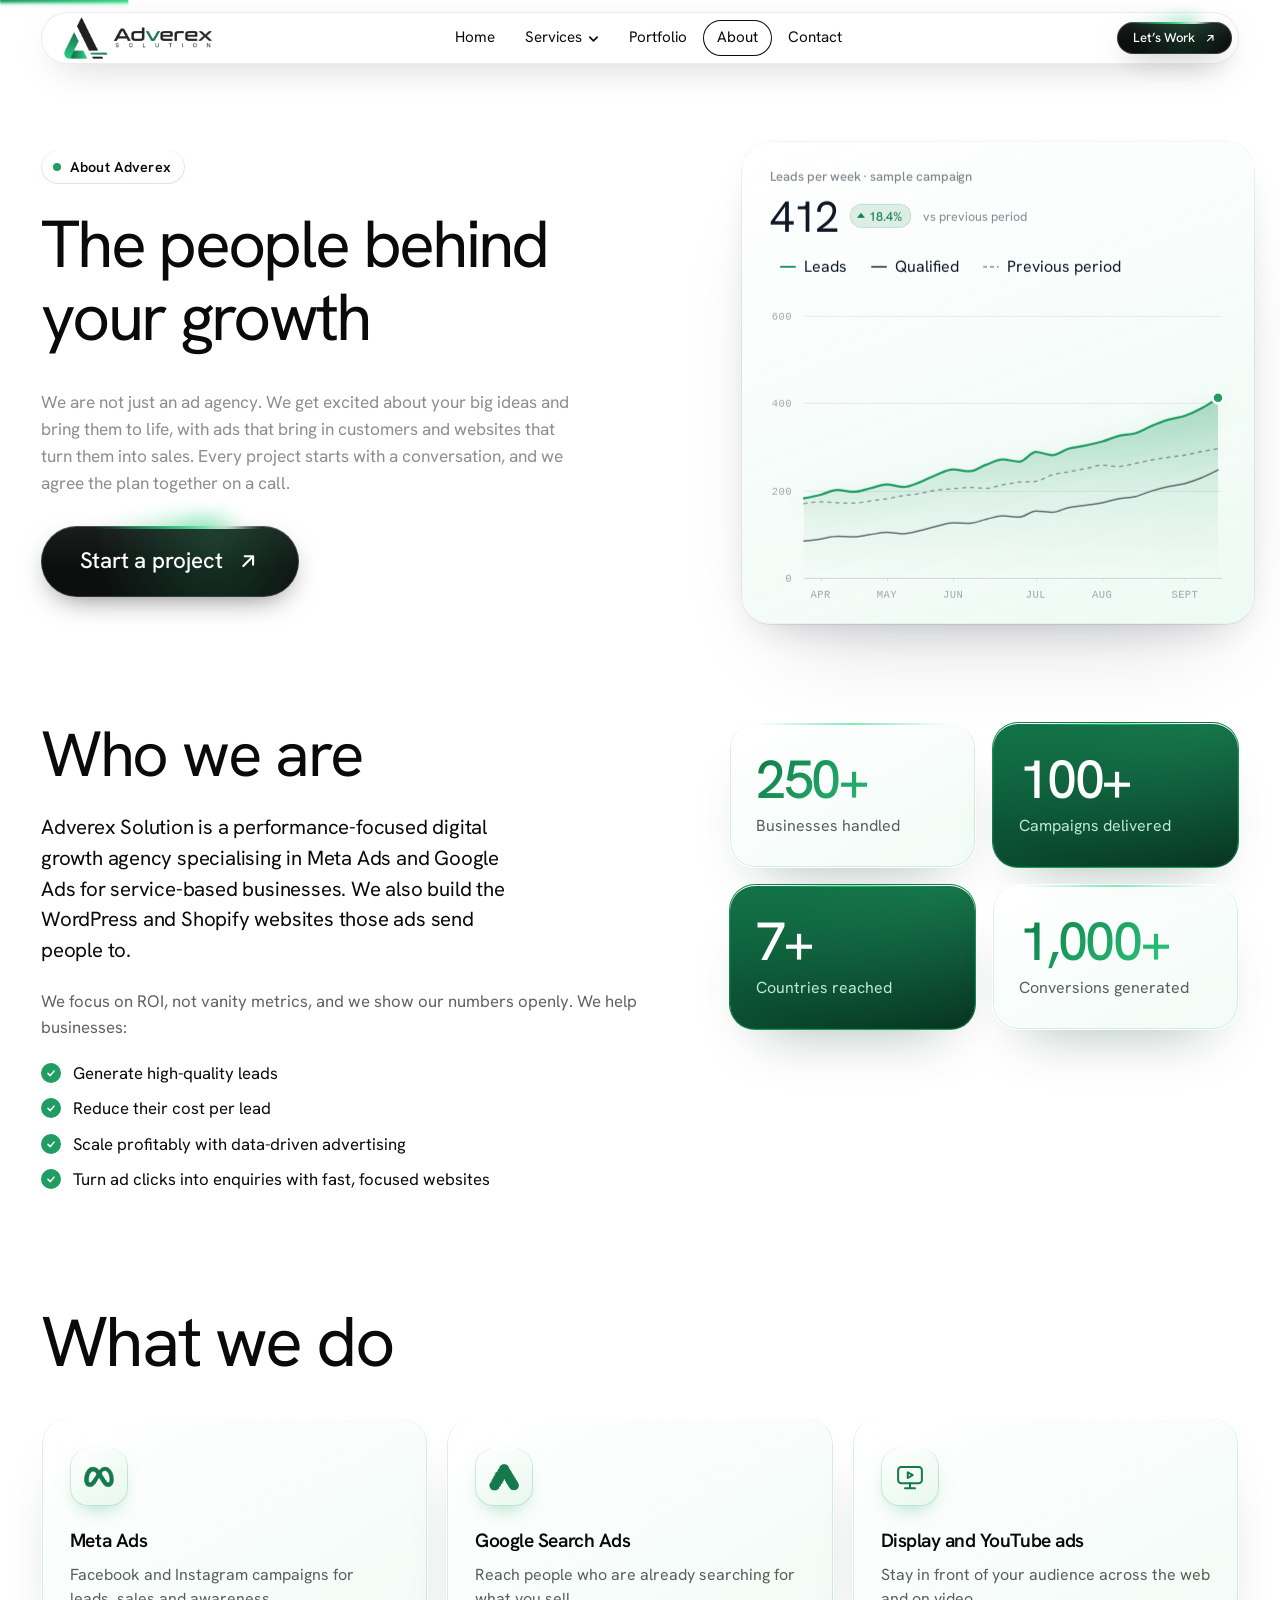
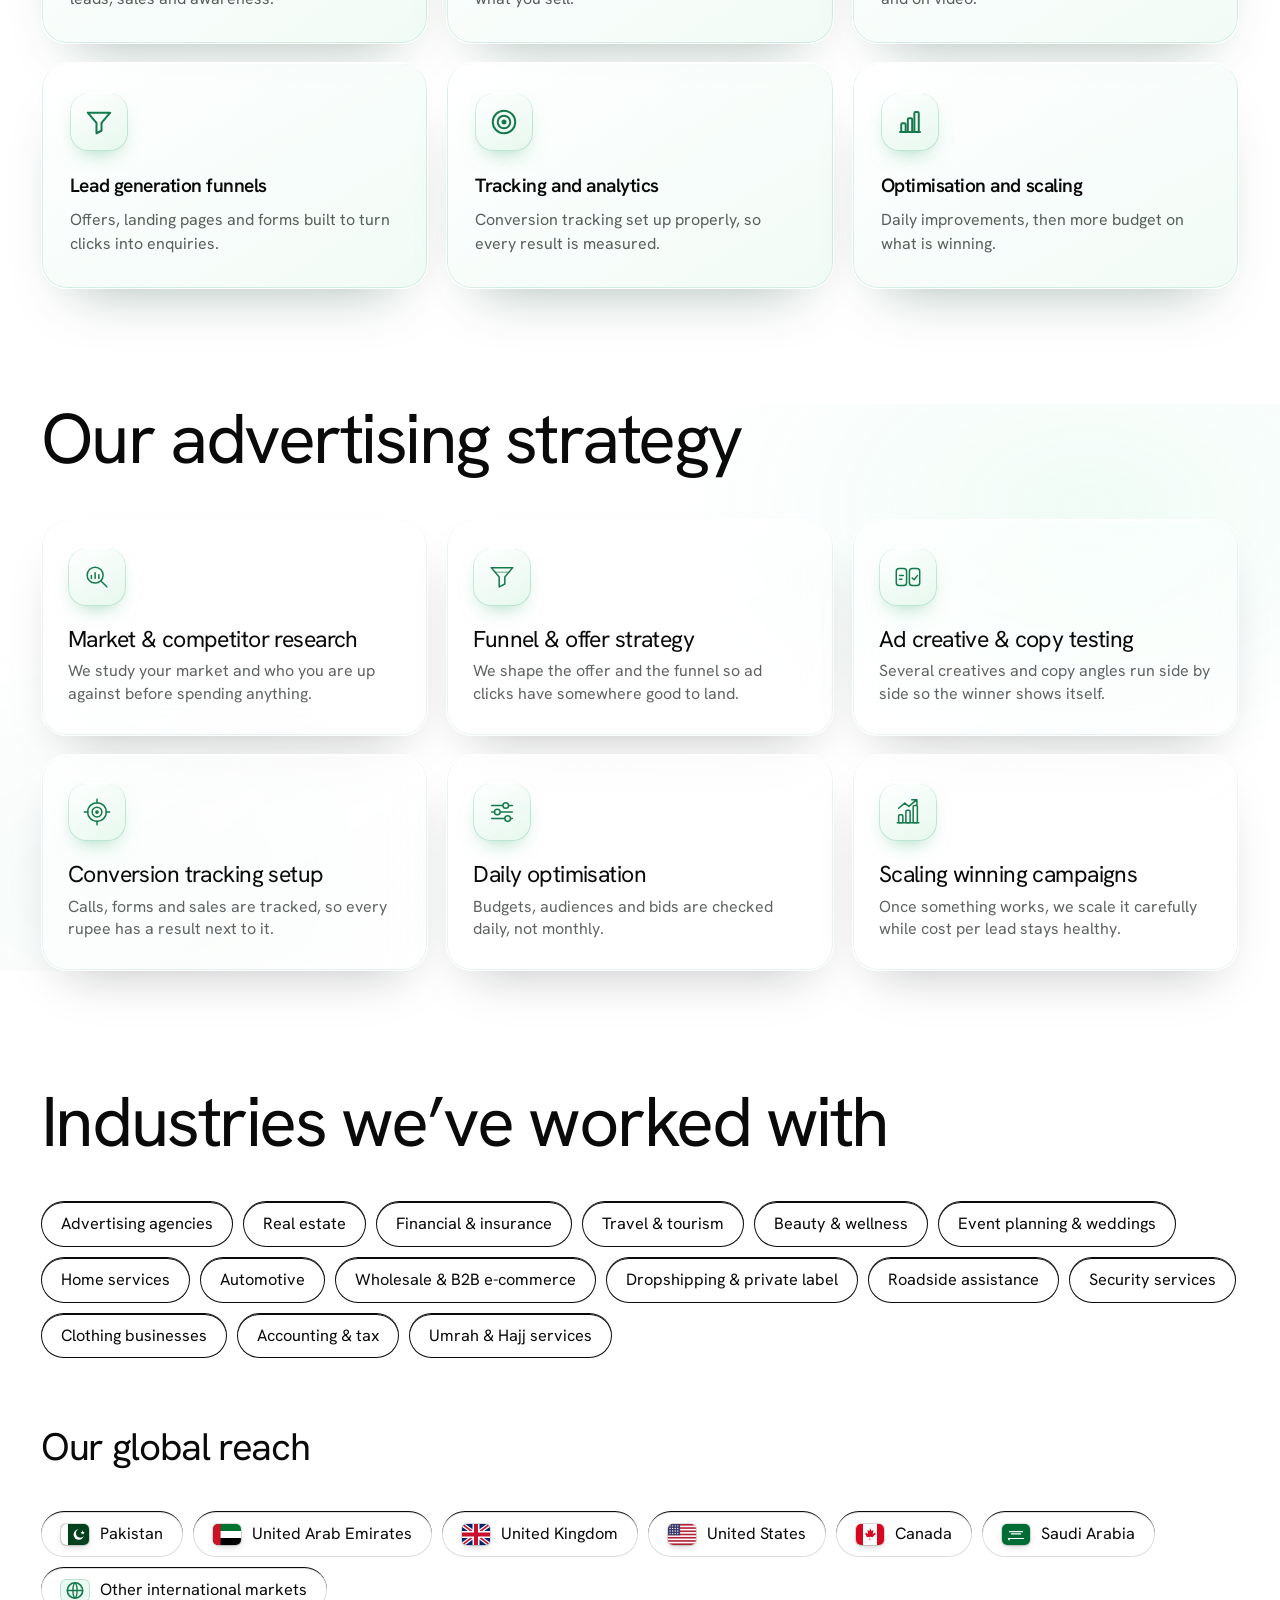
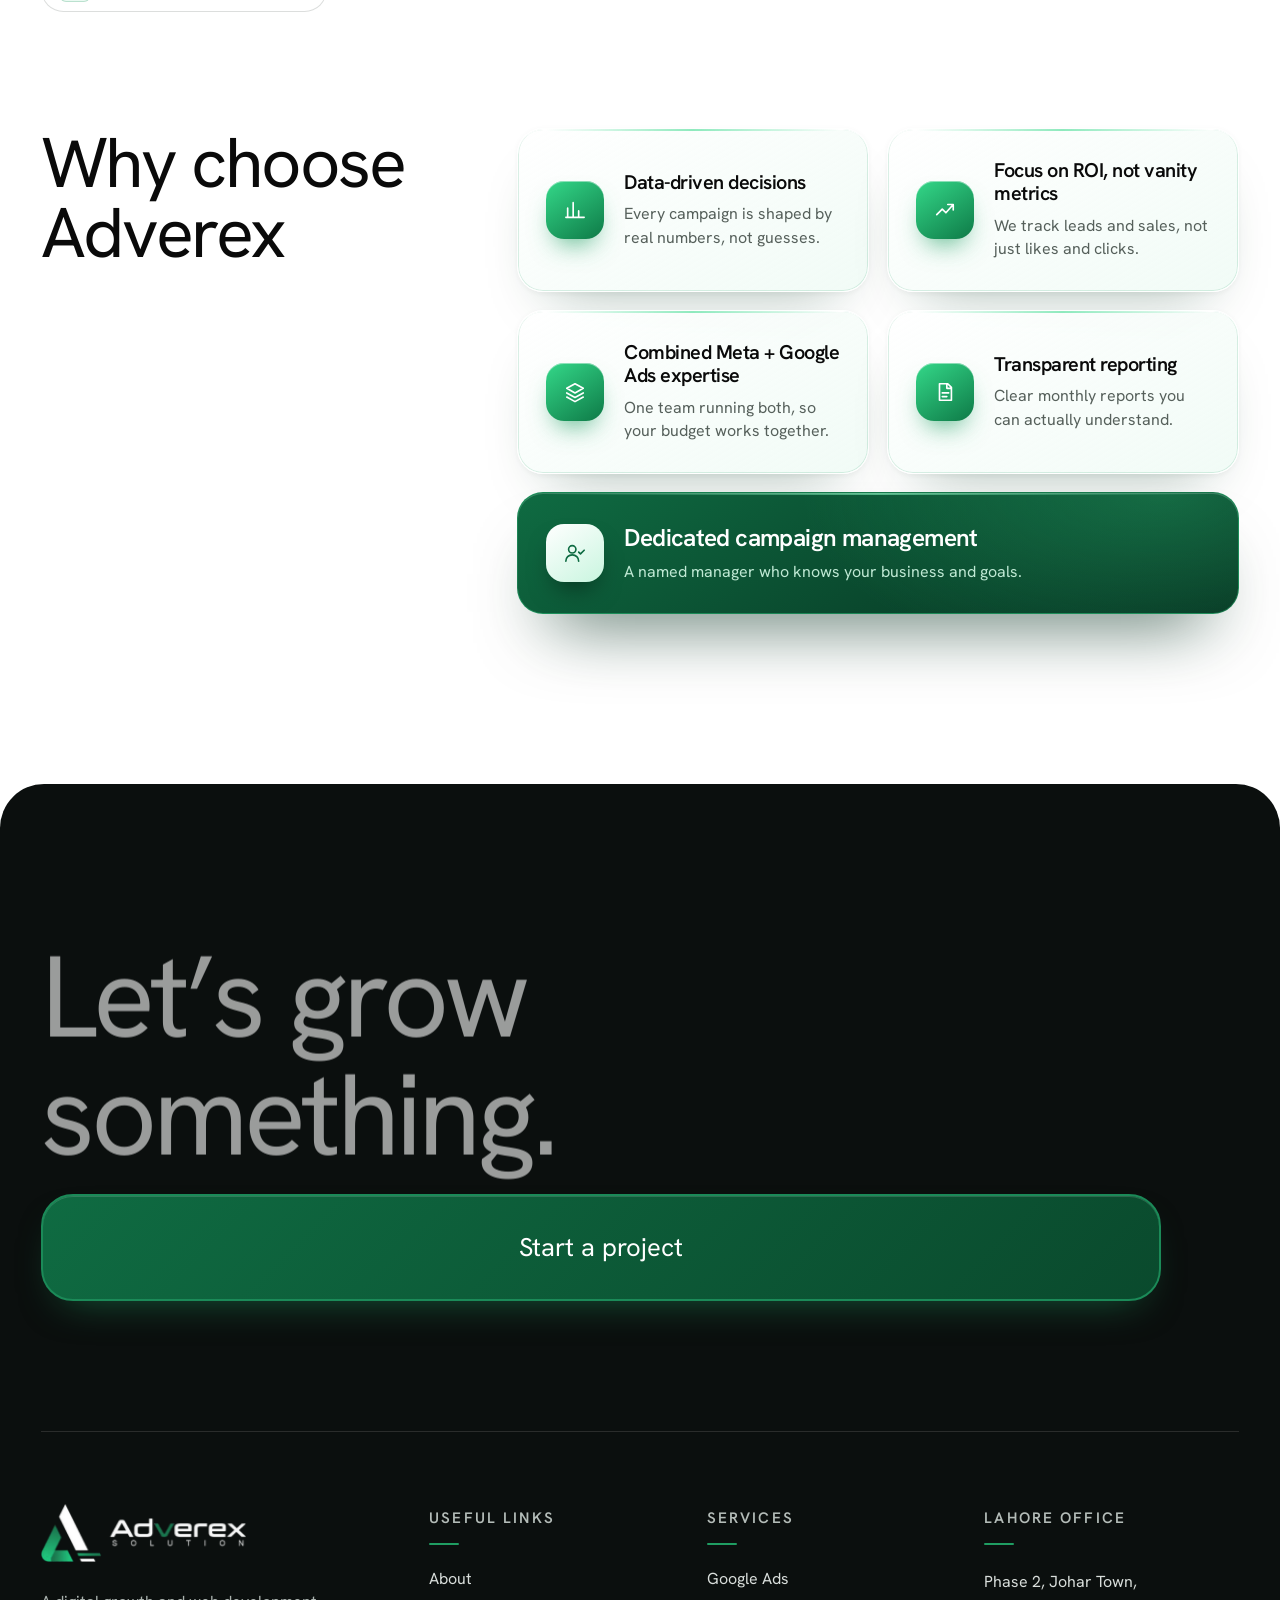
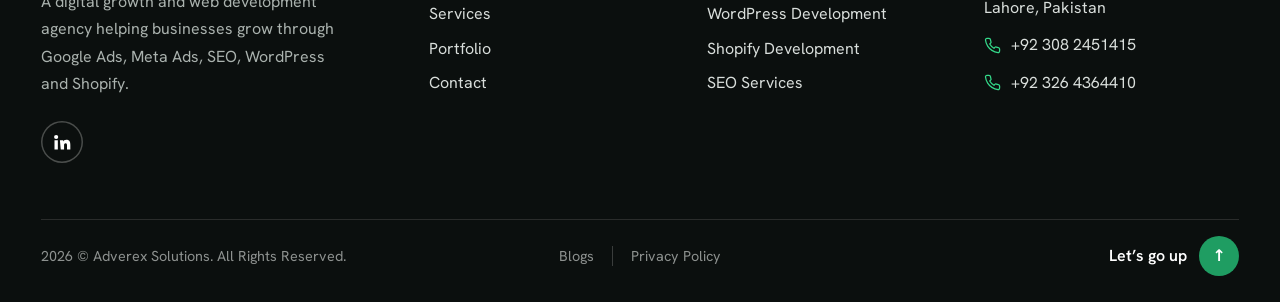
<file: about.html>
<!DOCTYPE html>
<html lang="en">
<head>
<meta charset="utf-8">
<meta name="viewport" content="width=device-width, initial-scale=1">
<title>About — Adverex Solution</title>
<meta name="description" content="Adverex Solution is a performance-focused digital growth agency specialising in Meta Ads and Google Ads, with WordPress and Shopify websites, for businesses around the world.">
<link rel="preconnect" href="https://fonts.googleapis.com">
<link rel="preconnect" href="https://fonts.gstatic.com" crossorigin>
<link href="https://fonts.googleapis.com/css2?family=Hanken+Grotesk:wght@300;400;500;600&display=swap" rel="stylesheet">
<link rel="stylesheet" href="assets/style.css">
<link rel="stylesheet" href="assets/linechart.css">
</head>
<body class="page-about">
<div class="dot" id="dot" aria-hidden="true"></div>

<header class="site">
  <a class="logo" href="index.html" aria-label="Adverex Solution home"><img class="lg lg-d" src="assets/logo-dark.png" alt="Adverex Solution" width="148" height="42"><img class="lg lg-l" src="assets/logo-light.png" alt="" aria-hidden="true" width="148" height="42"></a>
  <nav class="links" id="nav" aria-label="Main">
    <a href="index.html">Home</a>
    <div class="dd"><a href="services.html" aria-haspopup="true">Services <svg viewBox="0 0 12 12" fill="none" stroke="currentColor" stroke-width="1.8" stroke-linecap="round" stroke-linejoin="round" aria-hidden="true"><path d="M2 4.5l4 4 4-4"/></svg></a>
      <div class="mega"><div class="mg"><div><h5>Advertising</h5><ul><li><a href="services.html#strategy"><i style="--b:#4285F4"><svg viewBox="0 0 24 24"><path d="M3.9998 22.9291C1.7908 22.9291 0 21.1383 0 18.9293s1.7908-3.9998 3.9998-3.9998 3.9998 1.7908 3.9998 3.9998-1.7908 3.9998-3.9998 3.9998zm19.4643-6.0004L15.4632 3.072C14.3586 1.1587 11.9121.5028 9.9988 1.6074S7.4295 5.1585 8.5341 7.0718l8.0009 13.8567c1.1046 1.9133 3.5511 2.5679 5.4644 1.4646 1.9134-1.1046 2.568-3.5511 1.4647-5.4644zM7.5137 4.8438L1.5645 15.1484A4.5 4.5 0 0 1 4 14.4297c2.5597-.0075 4.6248 2.1585 4.4941 4.7148l3.2168-5.5723-3.6094-6.25c-.4499-.7793-.6322-1.6394-.5878-2.4784z"/></svg></i><span><b>Google Ads</b><em>Search leads that convert</em></span></a></li><li><a href="services.html#strategy"><i style="--b:#3b8cff"><svg viewBox="0 0 24 24"><path d="M6.915 4.03c-1.968 0-3.683 1.28-4.871 3.113C.704 9.208 0 11.883 0 14.449c0 .706.07 1.369.21 1.973a6.624 6.624 0 0 0 .265.86 5.297 5.297 0 0 0 .371.761c.696 1.159 1.818 1.927 3.593 1.927 1.497 0 2.633-.671 3.965-2.444.76-1.012 1.144-1.626 2.663-4.32l.756-1.339.186-.325c.061.1.121.196.183.3l2.152 3.595c.724 1.21 1.665 2.556 2.47 3.314 1.046.987 1.992 1.22 3.06 1.22 1.075 0 1.876-.355 2.455-.843a3.743 3.743 0 0 0 .81-.973c.542-.939.861-2.127.861-3.745 0-2.72-.681-5.357-2.084-7.45-1.282-1.912-2.957-2.93-4.716-2.93-1.047 0-2.088.467-3.053 1.308-.652.57-1.257 1.29-1.82 2.05-.69-.875-1.335-1.547-1.958-2.056-1.182-.966-2.315-1.303-3.454-1.303zm10.16 2.053c1.147 0 2.188.758 2.992 1.999 1.132 1.748 1.647 4.195 1.647 6.4 0 1.548-.368 2.9-1.839 2.9-.58 0-1.027-.23-1.664-1.004-.496-.601-1.343-1.878-2.832-4.358l-.617-1.028a44.908 44.908 0 0 0-1.255-1.98c.07-.109.141-.224.211-.327 1.12-1.667 2.118-2.602 3.358-2.602zm-10.201.553c1.265 0 2.058.791 2.675 1.446.307.327.737.871 1.234 1.579l-1.02 1.566c-.757 1.163-1.882 3.017-2.837 4.338-1.191 1.649-1.81 1.817-2.486 1.817-.524 0-1.038-.237-1.383-.794-.263-.426-.464-1.13-.464-2.046 0-2.221.63-4.535 1.66-6.088.454-.687.964-1.226 1.533-1.533a2.264 2.264 0 0 1 1.088-.285z"/></svg></i><span><b>Meta Ads</b><em>Facebook &amp; Instagram</em></span></a></li></ul></div><div><h5>Websites</h5><ul><li><a href="services.html#web-packages"><i style="--b:#4aa3d6"><svg viewBox="0 0 24 24"><path d="M21.469 6.825c.84 1.537 1.318 3.3 1.318 5.175 0 3.979-2.156 7.456-5.363 9.325l3.295-9.527c.615-1.54.82-2.771.82-3.864 0-.405-.026-.78-.07-1.11m-7.981.105c.647-.03 1.232-.105 1.232-.105.582-.075.514-.93-.067-.899 0 0-1.755.135-2.88.135-1.064 0-2.85-.15-2.85-.15-.585-.03-.661.855-.075.885 0 0 .54.061 1.125.09l1.68 4.605-2.37 7.08L5.354 6.9c.649-.03 1.234-.1 1.234-.1.585-.075.516-.93-.065-.896 0 0-1.746.138-2.874.138-.2 0-.438-.008-.69-.015C4.911 3.15 8.235 1.215 12 1.215c2.809 0 5.365 1.072 7.286 2.833-.046-.003-.091-.009-.141-.009-1.06 0-1.812.923-1.812 1.914 0 .89.513 1.643 1.06 2.531.411.72.89 1.643.89 2.977 0 .915-.354 1.994-.821 3.479l-1.075 3.585-3.9-11.61.001.014zM12 22.784c-1.059 0-2.081-.153-3.048-.437l3.237-9.406 3.315 9.087c.024.053.05.101.078.149-1.12.393-2.325.609-3.582.609M1.211 12c0-1.564.336-3.05.935-4.39L7.29 21.709C3.694 19.96 1.212 16.271 1.211 12M12 0C5.385 0 0 5.385 0 12s5.385 12 12 12 12-5.385 12-12S18.615 0 12 0"/></svg></i><span><b>WordPress</b><em>Fast, editable sites</em></span></a></li><li><a href="services.html#web-packages"><i style="--b:#7AB55C"><svg viewBox="0 0 24 24"><path d="M15.337 23.979l7.216-1.561s-2.604-17.613-2.625-17.73c-.018-.116-.114-.192-.211-.192s-1.929-.136-1.929-.136-1.275-1.274-1.439-1.411c-.045-.037-.075-.057-.121-.074l-.914 21.104h.023zM11.71 11.305s-.81-.424-1.774-.424c-1.447 0-1.504.906-1.504 1.141 0 1.232 3.24 1.715 3.24 4.629 0 2.295-1.44 3.76-3.406 3.76-2.354 0-3.54-1.465-3.54-1.465l.646-2.086s1.245 1.066 2.28 1.066c.675 0 .975-.545.975-.932 0-1.619-2.654-1.694-2.654-4.359-.034-2.237 1.571-4.416 4.827-4.416 1.257 0 1.875.361 1.875.361l-.945 2.715-.02.01zM11.17.83c.136 0 .271.038.405.135-.984.465-2.064 1.639-2.508 3.992-.656.213-1.293.405-1.889.578C7.697 3.75 8.951.84 11.17.84V.83zm1.235 2.949v.135c-.754.232-1.583.484-2.394.736.466-1.777 1.333-2.645 2.085-2.971.193.501.309 1.176.309 2.1zm.539-2.234c.694.074 1.141.867 1.429 1.755-.349.114-.735.231-1.158.366v-.252c0-.752-.096-1.371-.271-1.871v.002zm2.992 1.289c-.02 0-.06.021-.078.021s-.289.075-.714.21c-.423-1.233-1.176-2.37-2.508-2.37h-.115C12.135.209 11.669 0 11.265 0 8.159 0 6.675 3.877 6.21 5.846c-1.194.365-2.063.636-2.16.674-.675.213-.694.232-.772.87-.075.462-1.83 14.063-1.83 14.063L15.009 24l.927-21.166z"/></svg></i><span><b>Shopify</b><em>Stores that sell</em></span></a></li><li><a href="services.html#web-packages"><i style="--b:#34d889"><svg viewBox="0 0 24 24" class="gen"><rect x="3" y="4" width="18" height="14" rx="2"/><path d="M3 9h18M8 14h5"/></svg></i><span><b>Landing pages</b><em>Built for one goal</em></span></a></li></ul></div><div><h5>Growth</h5><ul><li><a href="services.html#strategy"><i style="--b:#458CF5"><svg viewBox="0 0 24 24"><path d="M8.548 1.156L6.832 2.872v1.682h1.716zm0 3.398v.035H6.832v-.035H3.386L0 7.844v3.577h2.826V8.94c0-.525.429-.954.954-.954h16.476c.525 0 .954.43.954.954v2.48h2.754V7.844l-3.386-3.29H17.3v.035h-1.717v-.035zm7.035 0H17.3V2.872l-1.717-1.716zM8.679 1.188V2.84h6.773V1.188zm11.471 7.07a.834.834 0 00-.132.01l-.543.002c-5.216.014-10.432-.008-15.648.01-.435-.063-.794.436-.716.883v2.264h17.812c-.016-.888.045-1.782-.034-2.666-.104-.342-.427-.502-.739-.502zm-15.422.634a.689.698 0 01.689.698.689.698 0 01-.689.697.689.698 0 01-.688-.697.689.698 0 01.688-.698zm2.134 0a.689.698 0 01.689.698.689.698 0 01-.689.697.689.698 0 01-.688-.697.689.698 0 01.688-.698zM.036 11.645v9.156c0 1.05.858 1.908 1.907 1.908h.883V11.645zm21.174 0v11.064h.882c1.05 0 1.908-.858 1.908-1.908v-9.156zM4.057 13.133v6.85h6.137v-6.85zm13.243.021v3.777l-1.708.977-1.708-.977v-3.758a4.006 4.006 0 000 7.23v2.441h3.457v-2.442a4.006 4.006 0 00-.041-7.248zm-13.243 8.26v1.43h7.925v-1.43z"/></svg></i><span><b>On-page SEO</b><em>Rank for what you sell</em></span></a></li><li><a href="services.html#strategy"><i style="--b:#F44B21"><svg viewBox="0 0 24 24"><path d="M12 0l5.5 3.5v5H20v3h-2.25l2 12.5H4.25l2-12.5H4v-3h2.5V3.53zm2.94 13.25l-6.22 2.26L8 20.04l7.5-2.75zM12 3.56L9.5 5.17V8.5h5V5.15Z"/></svg></i><span><b>Technical SEO</b><em>Speed &amp; crawlability</em></span></a></li><li><a href="services.html#reviews"><i style="--b:#4285F4"><svg viewBox="0 0 24 24"><path d="M19.527 4.799c1.212 2.608.937 5.678-.405 8.173-1.101 2.047-2.744 3.74-4.098 5.614-.619.858-1.244 1.75-1.669 2.727-.141.325-.263.658-.383.992-.121.333-.224.673-.34 1.008-.109.314-.236.684-.627.687h-.007c-.466-.001-.579-.53-.695-.887-.284-.874-.581-1.713-1.019-2.525-.51-.944-1.145-1.817-1.79-2.671L19.527 4.799zM8.545 7.705l-3.959 4.707c.724 1.54 1.821 2.863 2.871 4.18.247.31.494.622.737.936l4.984-5.925-.029.01c-1.741.601-3.691-.291-4.392-1.987a3.377 3.377 0 0 1-.209-.716c-.063-.437-.077-.761-.004-1.198l.001-.007zM5.492 3.149l-.003.004c-1.947 2.466-2.281 5.88-1.117 8.77l4.785-5.689-.058-.05-3.607-3.035zM14.661.436l-3.838 4.563a.295.295 0 0 1 .027-.01c1.6-.551 3.403.15 4.22 1.626.176.319.323.683.377 1.045.068.446.085.773.012 1.22l-.003.016 3.836-4.561A8.382 8.382 0 0 0 14.67.439l-.009-.003zM9.466 5.868L14.162.285l-.047-.012A8.31 8.31 0 0 0 11.986 0a8.439 8.439 0 0 0-6.169 2.766l-.016.018 3.665 3.084z"/></svg></i><span><b>Local SEO</b><em>Win nearby searches</em></span></a></li></ul></div></div><div class="mf"><span>230+ leads from one campaign</span><a class="vs-shimmer-border sbtn mgcta" href="services.html">Explore all services <svg viewBox="0 0 16 16" width="14" height="14" aria-hidden="true"><path d="M4.5 11.5 11.5 4.5M5.5 4.5h6v6" fill="none" stroke="currentColor" stroke-width="1.5" stroke-linecap="round" stroke-linejoin="round"/></svg></a></div></div>
    </div>
    <a href="portfolio.html">Portfolio</a><a href="about.html" aria-current="page">About</a><a href="contact.html">Contact</a>
  </nav>
  <div class="right">
    <a class="vs-shimmer-border sbtn navcta" href="contact.html">Let&rsquo;s Work <svg viewBox="0 0 16 16" width="15" height="15" aria-hidden="true"><path d="M4.5 11.5 11.5 4.5M5.5 4.5h6v6" fill="none" stroke="currentColor" stroke-width="1.5" stroke-linecap="round" stroke-linejoin="round"/></svg></a>
    <button class="mbtn" id="mbtn" type="button" aria-controls="nav" aria-expanded="false">Menu</button>
  </div>
</header>
<main id="top">
<section class="hero phero ph-sv ph-ab">
  <div class="pad"><div class="phwrap">
    <span class="eyebrow">About Adverex</span>
    <h1 class="big" id="h1">
      <span class="row"><span class="ln">The people behind</span></span>
      <span class="row"><span class="ln">your growth</span></span>
    </h1>
    <div class="sub">
      <p>We are not just an ad agency. We get excited about your big ideas and bring them to life, with ads that bring in customers and websites that turn them into sales. Every project starts with a conversation, and we agree the plan together on a call.</p>
      <a class="vs-shimmer-border sbtn phbtn" href="contact.html">Start a project <svg viewBox="0 0 16 16" width="18" height="18" aria-hidden="true"><path d="M4.5 11.5 11.5 4.5M5.5 4.5h6v6" fill="none" stroke="currentColor" stroke-width="1.5" stroke-linecap="round" stroke-linejoin="round"/></svg></a>
    </div>
    <div class="ab-chart">
      <figure class="vs-line-chart" data-vs-line-chart-curve="smooth" data-vs-line-chart-area="on" data-vs-line-chart-theme="light">
        <figcaption class="vs-line-chart-head">
          <div>
            <div class="vs-line-chart-title">Leads per week · sample campaign</div>
            <div class="vs-line-chart-kpi"><span class="vs-line-chart-value">412</span><span class="vs-line-chart-delta" data-dir="up">18.4%</span><span class="vs-line-chart-vs">vs previous period</span></div>
          </div>
        </figcaption>
        <script type="application/json">{
          "label": "Sample campaign: leads per week over 26 weeks",
          "start": "2026-03-30", "step": 7, "locale": "en-GB",
          "series": [
            { "name": "Leads", "style": "accent", "values": [182,190,201,197,205,214,208,219,236,248,244,259,271,266,288,281,296,303,312,325,331,348,362,371,388,412] },
            { "name": "Qualified", "style": "ink", "values": [84,89,95,94,99,104,101,108,118,126,125,134,142,139,153,150,161,166,172,181,186,199,209,216,229,247] },
            { "name": "Previous period", "style": "dashed", "compare": true, "values": [170,174,172,171,176,181,188,193,201,204,207,205,213,219,221,236,243,250,258,255,262,270,276,281,289,296] }
          ]
        }</script>
      </figure>
    </div>
  </div></div>
</section>

<section class="sec pad ab-who" aria-labelledby="wh-h">
  <div class="ab-wgrid">
    <div class="ab-wcopy">
      <h2 class="big sec-h" id="wh-h">Who we are</h2>
      <p class="ab-lead">Adverex Solution is a performance-focused digital growth agency specialising in Meta Ads and Google Ads for service-based businesses. We also build the WordPress and Shopify websites those ads send people to.</p>
      <p class="ab-sub">We focus on ROI, not vanity metrics, and we show our numbers openly. We help businesses:</p>
      <ul class="ab-pts">
        <li>Generate high-quality leads</li>
        <li>Reduce their cost per lead</li>
        <li>Scale profitably with data-driven advertising</li>
        <li>Turn ad clicks into enquiries with fast, focused websites</li>
      </ul>
    </div>
    <div class="ab-stats">
      <div class="rv"><b>250+</b><span>Businesses handled</span></div>
      <div class="rv"><b>100+</b><span>Campaigns delivered</span></div>
      <div class="rv"><b>7+</b><span>Countries reached</span></div>
      <div class="rv"><b>1,000+</b><span>Conversions generated</span></div>
    </div>
  </div>
</section>

<section class="sec pad ab-what" aria-labelledby="wd-h">
  <h2 class="big sec-h" id="wd-h">What we do</h2>
  <ul class="ab-cards"><li class="rv"><i class="lg" style="--lg:url(logos/meta-icon.png)"><img src="assets/logos/meta-icon.png" alt="Meta" width="44" height="44" loading="lazy"></i><div><b>Meta Ads</b><span>Facebook and Instagram campaigns for leads, sales and awareness.</span></div></li><li class="rv"><i class="lg" style="--lg:url(logos/google-ads-icon.png)"><img src="assets/logos/google-ads-icon.png" alt="Google Ads" width="44" height="44" loading="lazy"></i><div><b>Google Search Ads</b><span>Reach people who are already searching for what you sell.</span></div></li><li class="rv"><i aria-hidden="true"><svg viewBox="0 0 24 24" width="32" height="32" fill="none" stroke="currentColor" stroke-width="2" stroke-linecap="round" stroke-linejoin="round"><rect x="2.5" y="4" width="19" height="13" rx="2.5"/><path d="M8 21h8M12 17v4"/><path d="m10.2 8.2 4 2.3-4 2.3z"/></svg></i><div><b>Display and YouTube ads</b><span>Stay in front of your audience across the web and on video.</span></div></li><li class="rv"><i aria-hidden="true"><svg viewBox="0 0 24 24" width="32" height="32" fill="none" stroke="currentColor" stroke-width="2" stroke-linecap="round" stroke-linejoin="round"><path d="M3 4.5h18l-7 8.2V19l-4 2v-8.3z"/></svg></i><div><b>Lead generation funnels</b><span>Offers, landing pages and forms built to turn clicks into enquiries.</span></div></li><li class="rv"><i aria-hidden="true"><svg viewBox="0 0 24 24" width="32" height="32" fill="none" stroke="currentColor" stroke-width="2" stroke-linecap="round" stroke-linejoin="round"><circle cx="12" cy="12" r="9"/><circle cx="12" cy="12" r="5"/><circle cx="12" cy="12" r="1.2" fill="currentColor"/></svg></i><div><b>Tracking and analytics</b><span>Conversion tracking set up properly, so every result is measured.</span></div></li><li class="rv"><i aria-hidden="true"><svg viewBox="0 0 24 24" width="32" height="32" fill="none" stroke="currentColor" stroke-width="2" stroke-linecap="round" stroke-linejoin="round"><path d="M4 20h16"/><rect x="5" y="13" width="3.5" height="7" rx="1"/><rect x="10.25" y="9" width="3.5" height="11" rx="1"/><rect x="15.5" y="4" width="3.5" height="16" rx="1"/></svg></i><div><b>Optimisation and scaling</b><span>Daily improvements, then more budget on what is winning.</span></div></li></ul>
</section>

<section class="sec pad" id="strategy" aria-labelledby="pr-h">
  <h2 class="big sec-h" id="pr-h">Our advertising strategy</h2>
  <div class="steps s6">
    <div class="step rv"><span class="sic" role="img" aria-label="Step 01"><svg viewBox="0 0 32 32" width="30" height="30" fill="none" stroke="currentColor" stroke-width="1.6" stroke-linecap="round" stroke-linejoin="round" aria-hidden="true"><circle cx="14" cy="14" r="8.5"/><path d="m20.5 20.5 6 6"/><path d="M10 17.5v-3M14 17.5v-6M18 17.5v-4"/></svg></span><h3>Market &amp; competitor research</h3><p>We study your market and who you are up against before spending anything.</p></div>
    <div class="step rv"><span class="sic" role="img" aria-label="Step 02"><svg viewBox="0 0 32 32" width="30" height="30" fill="none" stroke="currentColor" stroke-width="1.6" stroke-linecap="round" stroke-linejoin="round" aria-hidden="true"><path d="M4.5 6h23l-8.5 10v7.5l-6 3V16z"/><path d="M9 11h14" opacity=".45"/></svg></span><h3>Funnel &amp; offer strategy</h3><p>We shape the offer and the funnel so ad clicks have somewhere good to land.</p></div>
    <div class="step rv"><span class="sic" role="img" aria-label="Step 03"><svg viewBox="0 0 32 32" width="30" height="30" fill="none" stroke="currentColor" stroke-width="1.6" stroke-linecap="round" stroke-linejoin="round" aria-hidden="true"><rect x="3.5" y="7" width="11" height="18" rx="3"/><rect x="17.5" y="7" width="11" height="18" rx="3"/><path d="M7 14.5h4M7 18.5h2.5M20.5 17l2 2 3.5-4.5"/></svg></span><h3>Ad creative &amp; copy testing</h3><p>Several creatives and copy angles run side by side so the winner shows itself.</p></div>
    <div class="step rv"><span class="sic" role="img" aria-label="Step 04"><svg viewBox="0 0 32 32" width="30" height="30" fill="none" stroke="currentColor" stroke-width="1.6" stroke-linecap="round" stroke-linejoin="round" aria-hidden="true"><circle cx="16" cy="16" r="10"/><circle cx="16" cy="16" r="5.2"/><circle cx="16" cy="16" r="1.2" fill="currentColor"/><path d="M16 2.5v4M16 25.5v4M2.5 16h4M25.5 16h4"/></svg></span><h3>Conversion tracking setup</h3><p>Calls, forms and sales are tracked, so every rupee has a result next to it.</p></div>
    <div class="step rv"><span class="sic" role="img" aria-label="Step 05"><svg viewBox="0 0 32 32" width="30" height="30" fill="none" stroke="currentColor" stroke-width="1.6" stroke-linecap="round" stroke-linejoin="round" aria-hidden="true"><path d="M5 9h22M5 16h22M5 23h22"/><circle cx="20" cy="9" r="3" fill="var(--ic-bg,#fff)"/><circle cx="11" cy="16" r="3" fill="var(--ic-bg,#fff)"/><circle cx="22" cy="23" r="3" fill="var(--ic-bg,#fff)"/></svg></span><h3>Daily optimisation</h3><p>Budgets, audiences and bids are checked daily, not monthly.</p></div>
    <div class="step rv"><span class="sic" role="img" aria-label="Step 06"><svg viewBox="0 0 32 32" width="30" height="30" fill="none" stroke="currentColor" stroke-width="1.6" stroke-linecap="round" stroke-linejoin="round" aria-hidden="true"><path d="M4.5 27.5h23"/><rect x="6" y="19" width="4.5" height="8.5" rx="1.2"/><rect x="13.75" y="14" width="4.5" height="13.5" rx="1.2"/><rect x="21.5" y="9" width="4.5" height="18.5" rx="1.2"/><path d="m6 12 6.5-5.5 4.5 3.5 8-7M20 3h5.5v5.5"/></svg></span><h3>Scaling winning campaigns</h3><p>Once something works, we scale it carefully while cost per lead stays healthy.</p></div>
  </div>
</section>

<section class="sec pad" aria-labelledby="ind-h">
  <h2 class="big sec-h" id="ind-h">Industries we&rsquo;ve worked with</h2>
  <div class="chips"><span class="rv">Advertising agencies</span><span class="rv">Real estate</span><span class="rv">Financial &amp; insurance</span><span class="rv">Travel &amp; tourism</span><span class="rv">Beauty &amp; wellness</span><span class="rv">Event planning &amp; weddings</span><span class="rv">Home services</span><span class="rv">Automotive</span><span class="rv">Wholesale &amp; B2B e-commerce</span><span class="rv">Dropshipping &amp; private label</span><span class="rv">Roadside assistance</span><span class="rv">Security services</span><span class="rv">Clothing businesses</span><span class="rv">Accounting &amp; tax</span><span class="rv">Umrah &amp; Hajj services</span></div>
  <h3 class="big" style="font-size:clamp(1.6rem,3vw,2.6rem);margin-top:70px">Our global reach</h3>
  <div class="chips g"><span class="rv"><svg class="fl" viewBox="0 0 24 18" width="26" height="19" aria-hidden="true"><rect width="24" height="18" fill="#01411C"/><rect width="6" height="18" fill="#fff"/><circle cx="15.2" cy="9" r="4.4" fill="#fff"/><circle cx="16.6" cy="7.9" r="3.8" fill="#01411C"/><path d="m18.6 5.4.5 1.4h1.4l-1.1.9.4 1.4-1.2-.8-1.2.8.4-1.4-1.1-.9h1.4z" fill="#fff"/></svg>Pakistan</span><span class="rv"><svg class="fl" viewBox="0 0 24 18" width="26" height="19" aria-hidden="true"><rect width="24" height="18" fill="#fff"/><rect width="24" height="6" fill="#00732F"/><rect y="12" width="24" height="6" fill="#000"/><rect width="6.5" height="18" fill="#CE1126"/></svg>United Arab Emirates</span><span class="rv"><svg class="fl" viewBox="0 0 24 18" width="26" height="19" aria-hidden="true"><rect width="24" height="18" fill="#012169"/><path d="M0 0l24 18M24 0L0 18" stroke="#fff" stroke-width="3.6"/><path d="M0 0l24 18M24 0L0 18" stroke="#C8102E" stroke-width="1.5"/><path d="M12 0v18M0 9h24" stroke="#fff" stroke-width="6"/><path d="M12 0v18M0 9h24" stroke="#C8102E" stroke-width="3.4"/></svg>United Kingdom</span><span class="rv"><svg class="fl" viewBox="0 0 24 18" width="26" height="19" aria-hidden="true"><rect width="24" height="18" fill="#fff"/><rect y="0.00" width="24" height="1.38" fill="#B22234"/><rect y="2.77" width="24" height="1.38" fill="#B22234"/><rect y="5.54" width="24" height="1.38" fill="#B22234"/><rect y="8.31" width="24" height="1.38" fill="#B22234"/><rect y="11.08" width="24" height="1.38" fill="#B22234"/><rect y="13.85" width="24" height="1.38" fill="#B22234"/><rect y="16.62" width="24" height="1.38" fill="#B22234"/><rect width="10.4" height="9.7" fill="#3C3B6E"/><circle cx="1.8" cy="1.6" r=".55" fill="#fff"/><circle cx="4.0" cy="1.6" r=".55" fill="#fff"/><circle cx="6.2" cy="1.6" r=".55" fill="#fff"/><circle cx="8.4" cy="1.6" r=".55" fill="#fff"/><circle cx="1.8" cy="3.8" r=".55" fill="#fff"/><circle cx="4.0" cy="3.8" r=".55" fill="#fff"/><circle cx="6.2" cy="3.8" r=".55" fill="#fff"/><circle cx="8.4" cy="3.8" r=".55" fill="#fff"/><circle cx="1.8" cy="6.0" r=".55" fill="#fff"/><circle cx="4.0" cy="6.0" r=".55" fill="#fff"/><circle cx="6.2" cy="6.0" r=".55" fill="#fff"/><circle cx="8.4" cy="6.0" r=".55" fill="#fff"/><circle cx="1.8" cy="8.2" r=".55" fill="#fff"/><circle cx="4.0" cy="8.2" r=".55" fill="#fff"/><circle cx="6.2" cy="8.2" r=".55" fill="#fff"/><circle cx="8.4" cy="8.2" r=".55" fill="#fff"/></svg>United States</span><span class="rv"><svg class="fl" viewBox="0 0 24 18" width="26" height="19" aria-hidden="true"><rect width="24" height="18" fill="#fff"/><rect width="6" height="18" fill="#D80621"/><rect x="18" width="6" height="18" fill="#D80621"/><path d="M12 3.4l1.2 2.6 1.8-.8-.7 3.6 2-1.6.6 1.5-2.3 1.9.4.7-3 -.3.2 3h-.6l.2-3-3 .3.4-.7L7.9 8.7l.6-1.5 2 1.6-.7-3.6 1.8.8z" fill="#D80621"/></svg>Canada</span><span class="rv"><svg class="fl" viewBox="0 0 24 18" width="26" height="19" aria-hidden="true"><rect width="24" height="18" fill="#006C35"/><path d="M6.5 6.6h11M8 8.4h8" stroke="#fff" stroke-width="1.1" stroke-linecap="round"/><path d="M5.5 12.4h13" stroke="#fff" stroke-width="1" stroke-linecap="round"/><path d="M5.5 12.4c0 .9.5 1.2 1.2 1.2" stroke="#fff" stroke-width=".9" fill="none"/></svg>Saudi Arabia</span><span class="rv"><svg class="fl globe" viewBox="0 0 24 18" width="26" height="19" aria-hidden="true"><circle cx="12" cy="9" r="6.6" fill="none" stroke="currentColor" stroke-width="1.4"/><path d="M5.4 9h13.2M12 2.4c-2.4 2-2.4 11.2 0 13.2M12 2.4c2.4 2 2.4 11.2 0 13.2" fill="none" stroke="currentColor" stroke-width="1.2"/></svg>Other international markets</span></div>
</section>

<section class="sec pad why" aria-labelledby="wy-h">
  <h2 class="big sec-h" id="wy-h">Why choose Adverex</h2>
  <ul class="wl wl-cards"><li class="rv"><i aria-hidden="true"><svg viewBox="0 0 24 24" width="22" height="22" fill="none" stroke="currentColor" stroke-width="1.8" stroke-linecap="round" stroke-linejoin="round"><path d="M4 20V10M10 20V4M16 20v-7M22 20H2"/></svg></i><div><b>Data-driven decisions</b><span>Every campaign is shaped by real numbers, not guesses.</span></div></li><li class="rv"><i aria-hidden="true"><svg viewBox="0 0 24 24" width="22" height="22" fill="none" stroke="currentColor" stroke-width="1.8" stroke-linecap="round" stroke-linejoin="round"><path d="M3 17l6-6 4 4 8-9M15 6h6v6"/></svg></i><div><b>Focus on ROI, not vanity metrics</b><span>We track leads and sales, not just likes and clicks.</span></div></li><li class="rv"><i aria-hidden="true"><svg viewBox="0 0 24 24" width="22" height="22" fill="none" stroke="currentColor" stroke-width="1.8" stroke-linecap="round" stroke-linejoin="round"><path d="M12 3l9 5-9 5-9-5 9-5zM3 13l9 5 9-5M3 17.5l9 5 9-5"/></svg></i><div><b>Combined Meta + Google Ads expertise</b><span>One team running both, so your budget works together.</span></div></li><li class="rv"><i aria-hidden="true"><svg viewBox="0 0 24 24" width="22" height="22" fill="none" stroke="currentColor" stroke-width="1.8" stroke-linecap="round" stroke-linejoin="round"><path d="M6 3h9l4 4v14H6zM14 3v5h5M9 13h7M9 17h5"/></svg></i><div><b>Transparent reporting</b><span>Clear monthly reports you can actually understand.</span></div></li><li class="rv"><i aria-hidden="true"><svg viewBox="0 0 24 24" width="22" height="22" fill="none" stroke="currentColor" stroke-width="1.8" stroke-linecap="round" stroke-linejoin="round"><circle cx="9" cy="8" r="4"/><path d="M2 21c0-4 3-7 7-7s7 3 7 7M16 11l2 2 4-4"/></svg></i><div><b>Dedicated campaign management</b><span>A named manager who knows your business and goals.</span></div></li></ul>
</section>

<section class="contact cta pad" id="contact" aria-labelledby="c-h">
  <h2 class="big" id="c-h">Let&rsquo;s grow<br>something.</h2>
  <a class="send" href="contact.html"><span class="t">Start a project<i aria-hidden="true">&nearr;</i></span></a>
</section>

</main>

<footer class="site" id="footer">
  <div class="ft">
    <div class="fabout">
      <a class="logo" href="index.html" aria-label="Adverex Solution home"><img class="lg lg-d" src="assets/logo-dark.png" alt="Adverex Solution" width="148" height="42"><img class="lg lg-l" src="assets/logo-light.png" alt="" aria-hidden="true" width="148" height="42"></a>
      <p>A digital growth and web development agency helping businesses grow through Google Ads, Meta Ads, SEO, WordPress and Shopify.</p>
      <div class="soc">
        <a href="https://www.linkedin.com/company/adverex-solution/" aria-label="Adverex on LinkedIn" rel="noopener"><svg viewBox="0 0 24 24" fill="currentColor" aria-hidden="true"><path d="M4.98 3.5A2.5 2.5 0 1 1 5 8.5a2.5 2.5 0 0 1-.02-5zM3 9.75h4V21H3zM9.5 9.75h3.8v1.6h.06c.53-1 1.84-2.05 3.8-2.05 4.06 0 4.84 2.67 4.84 6.14V21h-4v-4.9c0-1.17-.02-2.67-1.63-2.67-1.63 0-1.88 1.27-1.88 2.58V21h-4z"/></svg></a>
      </div>
    </div>
    <div><h4>Useful links</h4><ul><li><a href="about.html">About</a></li><li><a href="services.html">Services</a></li><li><a href="portfolio.html">Portfolio</a></li><li><a href="contact.html">Contact</a></li></ul></div>
    <div><h4>Services</h4><ul><li><a href="services.html#strategy">Google Ads</a></li><li><a href="services.html#web-packages">WordPress Development</a></li><li><a href="services.html#web-packages">Shopify Development</a></li><li><a href="services.html#strategy">SEO Services</a></li></ul></div>
    <div><h4>Lahore office</h4><address><span class="adr">Phase 2, Johar Town,<br>Lahore, Pakistan</span><a class="ln2" href="tel:+923082451415"><svg class="phi" viewBox="0 0 24 24" fill="none" stroke="currentColor" stroke-width="1.8" stroke-linecap="round" stroke-linejoin="round" aria-hidden="true"><path d="M22 16.92v3a2 2 0 0 1-2.18 2 19.79 19.79 0 0 1-8.63-3.07 19.5 19.5 0 0 1-6-6 19.79 19.79 0 0 1-3.07-8.67A2 2 0 0 1 4.11 2h3a2 2 0 0 1 2 1.72 12.84 12.84 0 0 0 .7 2.81 2 2 0 0 1-.45 2.11L8.09 9.91a16 16 0 0 0 6 6l1.27-1.27a2 2 0 0 1 2.11-.45 12.84 12.84 0 0 0 2.81.7A2 2 0 0 1 22 16.92z"/></svg>+92 308 2451415</a><a class="ln2" href="tel:+923264364410"><svg class="phi" viewBox="0 0 24 24" fill="none" stroke="currentColor" stroke-width="1.8" stroke-linecap="round" stroke-linejoin="round" aria-hidden="true"><path d="M22 16.92v3a2 2 0 0 1-2.18 2 19.79 19.79 0 0 1-8.63-3.07 19.5 19.5 0 0 1-6-6 19.79 19.79 0 0 1-3.07-8.67A2 2 0 0 1 4.11 2h3a2 2 0 0 1 2 1.72 12.84 12.84 0 0 0 .7 2.81 2 2 0 0 1-.45 2.11L8.09 9.91a16 16 0 0 0 6 6l1.27-1.27a2 2 0 0 1 2.11-.45 12.84 12.84 0 0 0 2.81.7A2 2 0 0 1 22 16.92z"/></svg>+92 326 4364410</a></address></div>
  </div>
  <div class="fbar">
    <span>2026 &copy; Adverex Solutions. All Rights Reserved.</span>
    <span class="legal"><a href="blogs.html">Blogs</a><a href="#">Privacy Policy</a></span>
    <a class="up" href="#top">Let&rsquo;s go up <i aria-hidden="true">&uarr;</i></a>
  </div>
</footer>


<script src="assets/linechart.js" defer></script>
<script src="assets/shimmer.js"></script>
<script src="assets/app.js"></script>
<script src="assets/motion.js"></script>
</body>
</html>
</file>
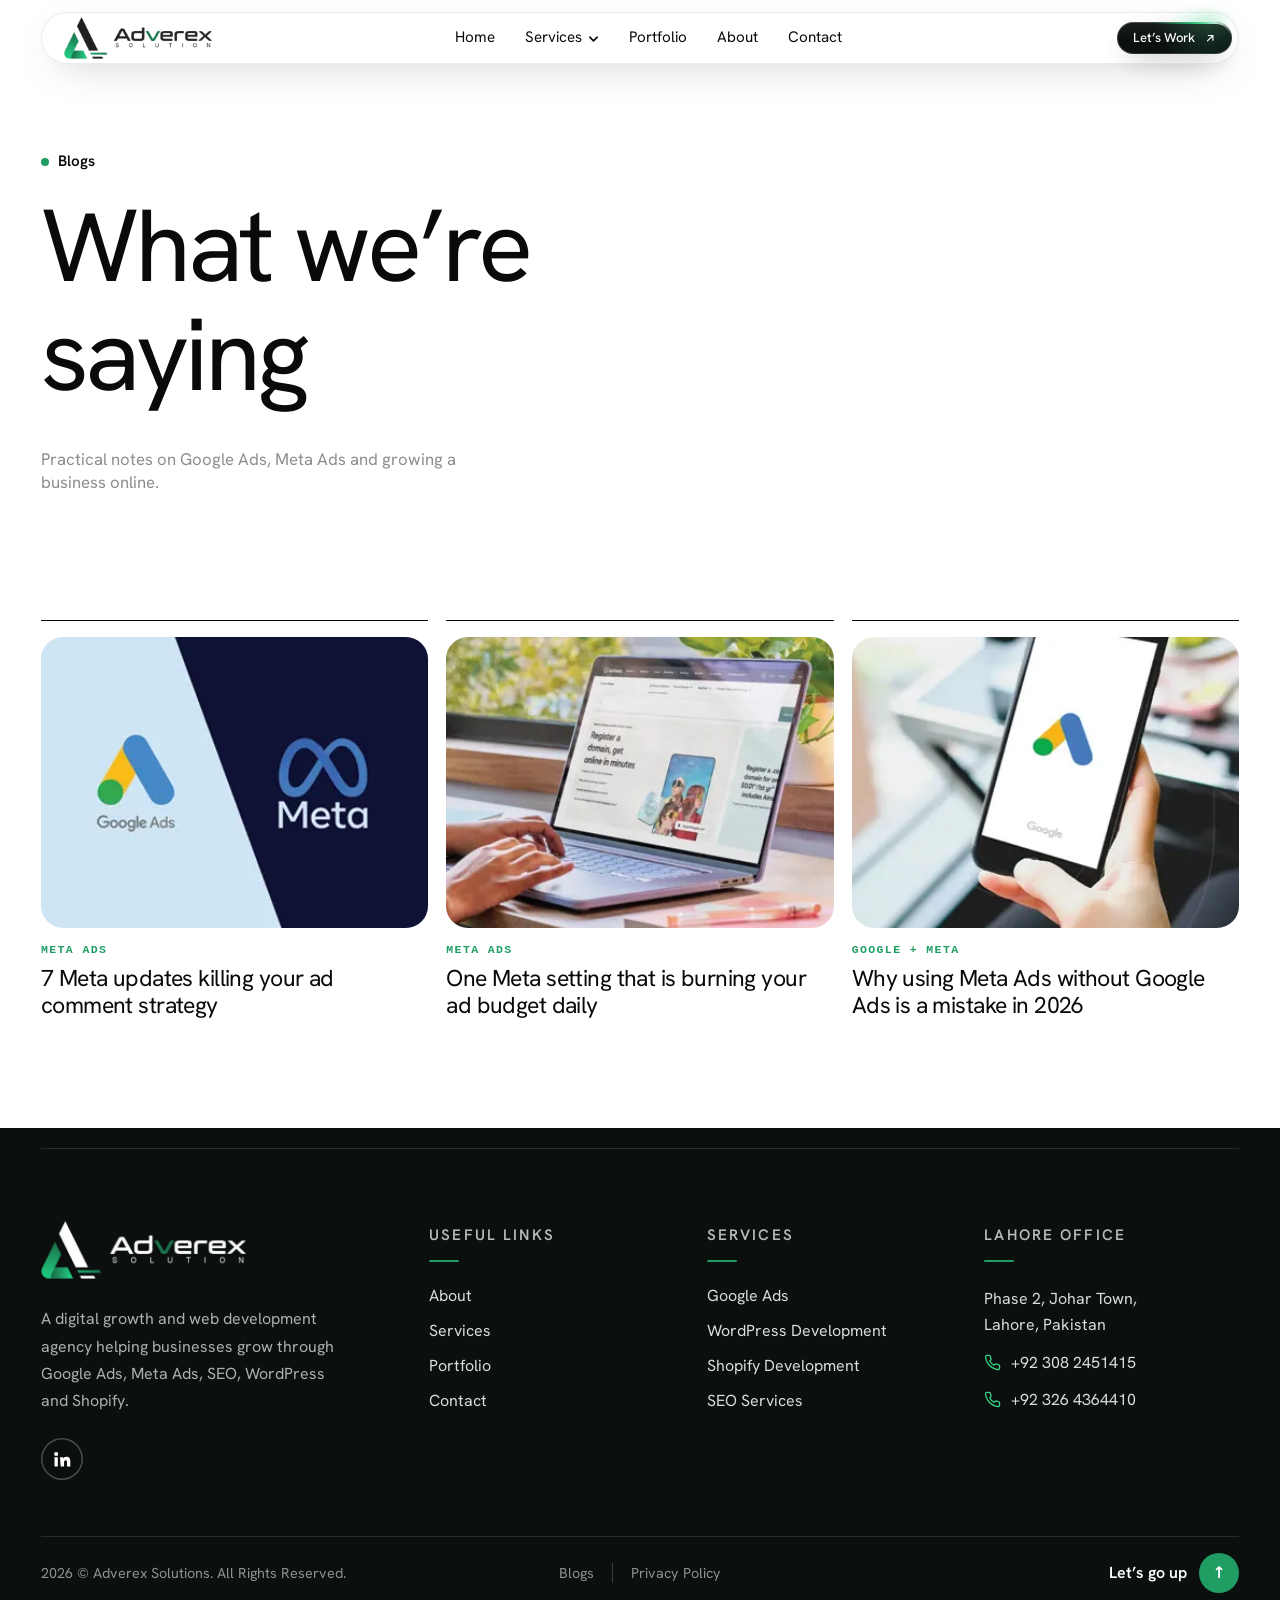
<file: blogs.html>
<!DOCTYPE html>
<html lang="en">
<head>
<meta charset="utf-8">
<meta name="viewport" content="width=device-width, initial-scale=1">
<title>Blogs — Adverex Solution</title>
<meta name="description" content="Articles from Adverex Solution on Google Ads, Meta Ads and growing your business online.">
<link rel="preconnect" href="https://fonts.googleapis.com">
<link rel="preconnect" href="https://fonts.gstatic.com" crossorigin>
<link href="https://fonts.googleapis.com/css2?family=Hanken+Grotesk:wght@300;400;500;600&display=swap" rel="stylesheet">
<link rel="stylesheet" href="assets/style.css">
</head>
<body class="page-contact">
<div class="dot" id="dot" aria-hidden="true"></div>

<header class="site">
  <a class="logo" href="index.html" aria-label="Adverex Solution home"><img class="lg lg-d" src="assets/logo-dark.png" alt="Adverex Solution" width="148" height="42"><img class="lg lg-l" src="assets/logo-light.png" alt="" aria-hidden="true" width="148" height="42"></a>
  <nav class="links" id="nav" aria-label="Main">
    <a href="index.html">Home</a>
    <div class="dd"><a href="services.html" aria-haspopup="true">Services <svg viewBox="0 0 12 12" fill="none" stroke="currentColor" stroke-width="1.8" stroke-linecap="round" stroke-linejoin="round" aria-hidden="true"><path d="M2 4.5l4 4 4-4"/></svg></a>
      <div class="mega"><div class="mg"><div><h5>Advertising</h5><ul><li><a href="services.html#strategy"><i style="--b:#4285F4"><svg viewBox="0 0 24 24"><path d="M3.9998 22.9291C1.7908 22.9291 0 21.1383 0 18.9293s1.7908-3.9998 3.9998-3.9998 3.9998 1.7908 3.9998 3.9998-1.7908 3.9998-3.9998 3.9998zm19.4643-6.0004L15.4632 3.072C14.3586 1.1587 11.9121.5028 9.9988 1.6074S7.4295 5.1585 8.5341 7.0718l8.0009 13.8567c1.1046 1.9133 3.5511 2.5679 5.4644 1.4646 1.9134-1.1046 2.568-3.5511 1.4647-5.4644zM7.5137 4.8438L1.5645 15.1484A4.5 4.5 0 0 1 4 14.4297c2.5597-.0075 4.6248 2.1585 4.4941 4.7148l3.2168-5.5723-3.6094-6.25c-.4499-.7793-.6322-1.6394-.5878-2.4784z"/></svg></i><span><b>Google Ads</b><em>Search leads that convert</em></span></a></li><li><a href="services.html#strategy"><i style="--b:#3b8cff"><svg viewBox="0 0 24 24"><path d="M6.915 4.03c-1.968 0-3.683 1.28-4.871 3.113C.704 9.208 0 11.883 0 14.449c0 .706.07 1.369.21 1.973a6.624 6.624 0 0 0 .265.86 5.297 5.297 0 0 0 .371.761c.696 1.159 1.818 1.927 3.593 1.927 1.497 0 2.633-.671 3.965-2.444.76-1.012 1.144-1.626 2.663-4.32l.756-1.339.186-.325c.061.1.121.196.183.3l2.152 3.595c.724 1.21 1.665 2.556 2.47 3.314 1.046.987 1.992 1.22 3.06 1.22 1.075 0 1.876-.355 2.455-.843a3.743 3.743 0 0 0 .81-.973c.542-.939.861-2.127.861-3.745 0-2.72-.681-5.357-2.084-7.45-1.282-1.912-2.957-2.93-4.716-2.93-1.047 0-2.088.467-3.053 1.308-.652.57-1.257 1.29-1.82 2.05-.69-.875-1.335-1.547-1.958-2.056-1.182-.966-2.315-1.303-3.454-1.303zm10.16 2.053c1.147 0 2.188.758 2.992 1.999 1.132 1.748 1.647 4.195 1.647 6.4 0 1.548-.368 2.9-1.839 2.9-.58 0-1.027-.23-1.664-1.004-.496-.601-1.343-1.878-2.832-4.358l-.617-1.028a44.908 44.908 0 0 0-1.255-1.98c.07-.109.141-.224.211-.327 1.12-1.667 2.118-2.602 3.358-2.602zm-10.201.553c1.265 0 2.058.791 2.675 1.446.307.327.737.871 1.234 1.579l-1.02 1.566c-.757 1.163-1.882 3.017-2.837 4.338-1.191 1.649-1.81 1.817-2.486 1.817-.524 0-1.038-.237-1.383-.794-.263-.426-.464-1.13-.464-2.046 0-2.221.63-4.535 1.66-6.088.454-.687.964-1.226 1.533-1.533a2.264 2.264 0 0 1 1.088-.285z"/></svg></i><span><b>Meta Ads</b><em>Facebook &amp; Instagram</em></span></a></li></ul></div><div><h5>Websites</h5><ul><li><a href="services.html#web-packages"><i style="--b:#4aa3d6"><svg viewBox="0 0 24 24"><path d="M21.469 6.825c.84 1.537 1.318 3.3 1.318 5.175 0 3.979-2.156 7.456-5.363 9.325l3.295-9.527c.615-1.54.82-2.771.82-3.864 0-.405-.026-.78-.07-1.11m-7.981.105c.647-.03 1.232-.105 1.232-.105.582-.075.514-.93-.067-.899 0 0-1.755.135-2.88.135-1.064 0-2.85-.15-2.85-.15-.585-.03-.661.855-.075.885 0 0 .54.061 1.125.09l1.68 4.605-2.37 7.08L5.354 6.9c.649-.03 1.234-.1 1.234-.1.585-.075.516-.93-.065-.896 0 0-1.746.138-2.874.138-.2 0-.438-.008-.69-.015C4.911 3.15 8.235 1.215 12 1.215c2.809 0 5.365 1.072 7.286 2.833-.046-.003-.091-.009-.141-.009-1.06 0-1.812.923-1.812 1.914 0 .89.513 1.643 1.06 2.531.411.72.89 1.643.89 2.977 0 .915-.354 1.994-.821 3.479l-1.075 3.585-3.9-11.61.001.014zM12 22.784c-1.059 0-2.081-.153-3.048-.437l3.237-9.406 3.315 9.087c.024.053.05.101.078.149-1.12.393-2.325.609-3.582.609M1.211 12c0-1.564.336-3.05.935-4.39L7.29 21.709C3.694 19.96 1.212 16.271 1.211 12M12 0C5.385 0 0 5.385 0 12s5.385 12 12 12 12-5.385 12-12S18.615 0 12 0"/></svg></i><span><b>WordPress</b><em>Fast, editable sites</em></span></a></li><li><a href="services.html#web-packages"><i style="--b:#7AB55C"><svg viewBox="0 0 24 24"><path d="M15.337 23.979l7.216-1.561s-2.604-17.613-2.625-17.73c-.018-.116-.114-.192-.211-.192s-1.929-.136-1.929-.136-1.275-1.274-1.439-1.411c-.045-.037-.075-.057-.121-.074l-.914 21.104h.023zM11.71 11.305s-.81-.424-1.774-.424c-1.447 0-1.504.906-1.504 1.141 0 1.232 3.24 1.715 3.24 4.629 0 2.295-1.44 3.76-3.406 3.76-2.354 0-3.54-1.465-3.54-1.465l.646-2.086s1.245 1.066 2.28 1.066c.675 0 .975-.545.975-.932 0-1.619-2.654-1.694-2.654-4.359-.034-2.237 1.571-4.416 4.827-4.416 1.257 0 1.875.361 1.875.361l-.945 2.715-.02.01zM11.17.83c.136 0 .271.038.405.135-.984.465-2.064 1.639-2.508 3.992-.656.213-1.293.405-1.889.578C7.697 3.75 8.951.84 11.17.84V.83zm1.235 2.949v.135c-.754.232-1.583.484-2.394.736.466-1.777 1.333-2.645 2.085-2.971.193.501.309 1.176.309 2.1zm.539-2.234c.694.074 1.141.867 1.429 1.755-.349.114-.735.231-1.158.366v-.252c0-.752-.096-1.371-.271-1.871v.002zm2.992 1.289c-.02 0-.06.021-.078.021s-.289.075-.714.21c-.423-1.233-1.176-2.37-2.508-2.37h-.115C12.135.209 11.669 0 11.265 0 8.159 0 6.675 3.877 6.21 5.846c-1.194.365-2.063.636-2.16.674-.675.213-.694.232-.772.87-.075.462-1.83 14.063-1.83 14.063L15.009 24l.927-21.166z"/></svg></i><span><b>Shopify</b><em>Stores that sell</em></span></a></li><li><a href="services.html#web-packages"><i style="--b:#34d889"><svg viewBox="0 0 24 24" class="gen"><rect x="3" y="4" width="18" height="14" rx="2"/><path d="M3 9h18M8 14h5"/></svg></i><span><b>Landing pages</b><em>Built for one goal</em></span></a></li></ul></div><div><h5>Growth</h5><ul><li><a href="services.html#strategy"><i style="--b:#458CF5"><svg viewBox="0 0 24 24"><path d="M8.548 1.156L6.832 2.872v1.682h1.716zm0 3.398v.035H6.832v-.035H3.386L0 7.844v3.577h2.826V8.94c0-.525.429-.954.954-.954h16.476c.525 0 .954.43.954.954v2.48h2.754V7.844l-3.386-3.29H17.3v.035h-1.717v-.035zm7.035 0H17.3V2.872l-1.717-1.716zM8.679 1.188V2.84h6.773V1.188zm11.471 7.07a.834.834 0 00-.132.01l-.543.002c-5.216.014-10.432-.008-15.648.01-.435-.063-.794.436-.716.883v2.264h17.812c-.016-.888.045-1.782-.034-2.666-.104-.342-.427-.502-.739-.502zm-15.422.634a.689.698 0 01.689.698.689.698 0 01-.689.697.689.698 0 01-.688-.697.689.698 0 01.688-.698zm2.134 0a.689.698 0 01.689.698.689.698 0 01-.689.697.689.698 0 01-.688-.697.689.698 0 01.688-.698zM.036 11.645v9.156c0 1.05.858 1.908 1.907 1.908h.883V11.645zm21.174 0v11.064h.882c1.05 0 1.908-.858 1.908-1.908v-9.156zM4.057 13.133v6.85h6.137v-6.85zm13.243.021v3.777l-1.708.977-1.708-.977v-3.758a4.006 4.006 0 000 7.23v2.441h3.457v-2.442a4.006 4.006 0 00-.041-7.248zm-13.243 8.26v1.43h7.925v-1.43z"/></svg></i><span><b>On-page SEO</b><em>Rank for what you sell</em></span></a></li><li><a href="services.html#strategy"><i style="--b:#F44B21"><svg viewBox="0 0 24 24"><path d="M12 0l5.5 3.5v5H20v3h-2.25l2 12.5H4.25l2-12.5H4v-3h2.5V3.53zm2.94 13.25l-6.22 2.26L8 20.04l7.5-2.75zM12 3.56L9.5 5.17V8.5h5V5.15Z"/></svg></i><span><b>Technical SEO</b><em>Speed &amp; crawlability</em></span></a></li><li><a href="services.html#reviews"><i style="--b:#4285F4"><svg viewBox="0 0 24 24"><path d="M19.527 4.799c1.212 2.608.937 5.678-.405 8.173-1.101 2.047-2.744 3.74-4.098 5.614-.619.858-1.244 1.75-1.669 2.727-.141.325-.263.658-.383.992-.121.333-.224.673-.34 1.008-.109.314-.236.684-.627.687h-.007c-.466-.001-.579-.53-.695-.887-.284-.874-.581-1.713-1.019-2.525-.51-.944-1.145-1.817-1.79-2.671L19.527 4.799zM8.545 7.705l-3.959 4.707c.724 1.54 1.821 2.863 2.871 4.18.247.31.494.622.737.936l4.984-5.925-.029.01c-1.741.601-3.691-.291-4.392-1.987a3.377 3.377 0 0 1-.209-.716c-.063-.437-.077-.761-.004-1.198l.001-.007zM5.492 3.149l-.003.004c-1.947 2.466-2.281 5.88-1.117 8.77l4.785-5.689-.058-.05-3.607-3.035zM14.661.436l-3.838 4.563a.295.295 0 0 1 .027-.01c1.6-.551 3.403.15 4.22 1.626.176.319.323.683.377 1.045.068.446.085.773.012 1.22l-.003.016 3.836-4.561A8.382 8.382 0 0 0 14.67.439l-.009-.003zM9.466 5.868L14.162.285l-.047-.012A8.31 8.31 0 0 0 11.986 0a8.439 8.439 0 0 0-6.169 2.766l-.016.018 3.665 3.084z"/></svg></i><span><b>Local SEO</b><em>Win nearby searches</em></span></a></li></ul></div></div><div class="mf"><span>230+ leads from one campaign</span><a class="vs-shimmer-border sbtn mgcta" href="services.html">Explore all services <svg viewBox="0 0 16 16" width="14" height="14" aria-hidden="true"><path d="M4.5 11.5 11.5 4.5M5.5 4.5h6v6" fill="none" stroke="currentColor" stroke-width="1.5" stroke-linecap="round" stroke-linejoin="round"/></svg></a></div></div>
    </div>
    <a href="portfolio.html">Portfolio</a><a href="about.html">About</a><a href="contact.html">Contact</a>
  </nav>
  <div class="right">
    <a class="vs-shimmer-border sbtn navcta" href="contact.html">Let&rsquo;s Work <svg viewBox="0 0 16 16" width="15" height="15" aria-hidden="true"><path d="M4.5 11.5 11.5 4.5M5.5 4.5h6v6" fill="none" stroke="currentColor" stroke-width="1.5" stroke-linecap="round" stroke-linejoin="round"/></svg></a>
    <button class="mbtn" id="mbtn" type="button" aria-controls="nav" aria-expanded="false">Menu</button>
  </div>
</header>

<main id="top">
<section class="hero phero">
  <div class="pad">
    <span class="eyebrow">Blogs</span>
    <h1 class="big" id="h1">
      <span class="row"><span class="ln">What we&rsquo;re</span></span>
      <span class="row"><span class="ln">saying</span></span>
    </h1>
    <div class="sub">
      <p>Practical notes on Google Ads, Meta Ads and growing a business online.</p>
    </div>
  </div>
</section>
<section class="sec pad" id="posts" aria-labelledby="in-h">
  <h2 class="sr" id="in-h">Latest articles</h2>
  <div class="ins"><article class="in rv"><div class="im"><img src="assets/web/blog1.webp" alt="7 Meta updates killing your ad comment strategy" loading="lazy" decoding="async" ></div><small>Meta Ads</small><h3>7 Meta updates killing your ad comment strategy</h3></article><article class="in rv"><div class="im"><img src="assets/web/blog2.webp" alt="One Meta setting that is burning your ad budget daily" loading="lazy" decoding="async" ></div><small>Meta Ads</small><h3>One Meta setting that is burning your ad budget daily</h3></article><article class="in rv"><div class="im"><img src="assets/web/blog3.webp" alt="Why using Meta Ads without Google Ads is a mistake in 2026" loading="lazy" decoding="async" ></div><small>Google + Meta</small><h3>Why using Meta Ads without Google Ads is a mistake in 2026</h3></article></div>
</section>
</main>

<footer class="site" id="footer">
  <div class="ft">
    <div class="fabout">
      <a class="logo" href="index.html" aria-label="Adverex Solution home"><img class="lg lg-d" src="assets/logo-dark.png" alt="Adverex Solution" width="148" height="42"><img class="lg lg-l" src="assets/logo-light.png" alt="" aria-hidden="true" width="148" height="42"></a>
      <p>A digital growth and web development agency helping businesses grow through Google Ads, Meta Ads, SEO, WordPress and Shopify.</p>
      <div class="soc">
        <a href="https://www.linkedin.com/company/adverex-solution/" aria-label="Adverex on LinkedIn" rel="noopener"><svg viewBox="0 0 24 24" fill="currentColor" aria-hidden="true"><path d="M4.98 3.5A2.5 2.5 0 1 1 5 8.5a2.5 2.5 0 0 1-.02-5zM3 9.75h4V21H3zM9.5 9.75h3.8v1.6h.06c.53-1 1.84-2.05 3.8-2.05 4.06 0 4.84 2.67 4.84 6.14V21h-4v-4.9c0-1.17-.02-2.67-1.63-2.67-1.63 0-1.88 1.27-1.88 2.58V21h-4z"/></svg></a>
      </div>
    </div>
    <div><h4>Useful links</h4><ul><li><a href="about.html">About</a></li><li><a href="services.html">Services</a></li><li><a href="portfolio.html">Portfolio</a></li><li><a href="contact.html">Contact</a></li></ul></div>
    <div><h4>Services</h4><ul><li><a href="services.html#strategy">Google Ads</a></li><li><a href="services.html#web-packages">WordPress Development</a></li><li><a href="services.html#web-packages">Shopify Development</a></li><li><a href="services.html#strategy">SEO Services</a></li></ul></div>
    <div><h4>Lahore office</h4><address><span class="adr">Phase 2, Johar Town,<br>Lahore, Pakistan</span><a class="ln2" href="tel:+923082451415"><svg class="phi" viewBox="0 0 24 24" fill="none" stroke="currentColor" stroke-width="1.8" stroke-linecap="round" stroke-linejoin="round" aria-hidden="true"><path d="M22 16.92v3a2 2 0 0 1-2.18 2 19.79 19.79 0 0 1-8.63-3.07 19.5 19.5 0 0 1-6-6 19.79 19.79 0 0 1-3.07-8.67A2 2 0 0 1 4.11 2h3a2 2 0 0 1 2 1.72 12.84 12.84 0 0 0 .7 2.81 2 2 0 0 1-.45 2.11L8.09 9.91a16 16 0 0 0 6 6l1.27-1.27a2 2 0 0 1 2.11-.45 12.84 12.84 0 0 0 2.81.7A2 2 0 0 1 22 16.92z"/></svg>+92 308 2451415</a><a class="ln2" href="tel:+923264364410"><svg class="phi" viewBox="0 0 24 24" fill="none" stroke="currentColor" stroke-width="1.8" stroke-linecap="round" stroke-linejoin="round" aria-hidden="true"><path d="M22 16.92v3a2 2 0 0 1-2.18 2 19.79 19.79 0 0 1-8.63-3.07 19.5 19.5 0 0 1-6-6 19.79 19.79 0 0 1-3.07-8.67A2 2 0 0 1 4.11 2h3a2 2 0 0 1 2 1.72 12.84 12.84 0 0 0 .7 2.81 2 2 0 0 1-.45 2.11L8.09 9.91a16 16 0 0 0 6 6l1.27-1.27a2 2 0 0 1 2.11-.45 12.84 12.84 0 0 0 2.81.7A2 2 0 0 1 22 16.92z"/></svg>+92 326 4364410</a></address></div>
  </div>
  <div class="fbar">
    <span>2026 &copy; Adverex Solutions. All Rights Reserved.</span>
    <span class="legal"><a href="blogs.html">Blogs</a><a href="#">Privacy Policy</a></span>
    <a class="up" href="#top">Let&rsquo;s go up <i aria-hidden="true">&uarr;</i></a>
  </div>
</footer>


<script src="assets/shimmer.js"></script>
<script src="assets/app.js"></script>
<script src="assets/motion.js"></script>
</body>
</html>
</file>
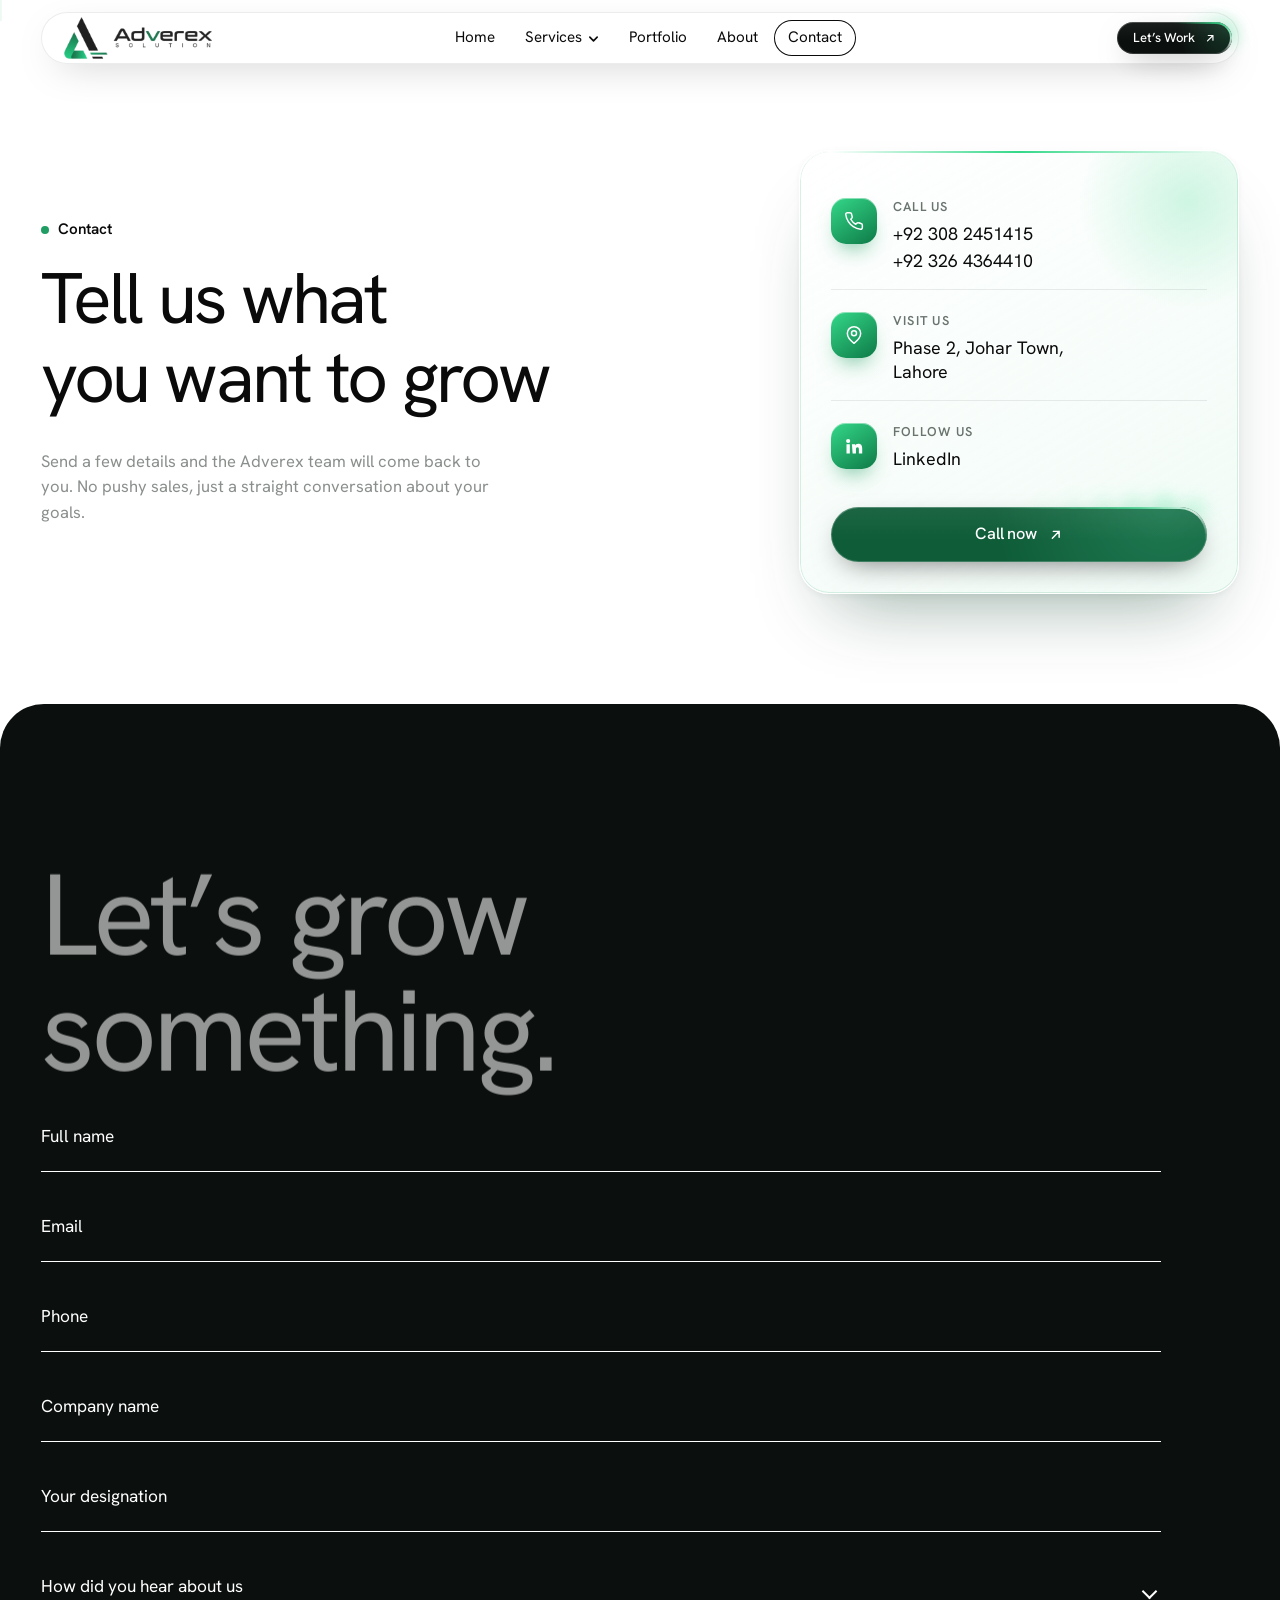
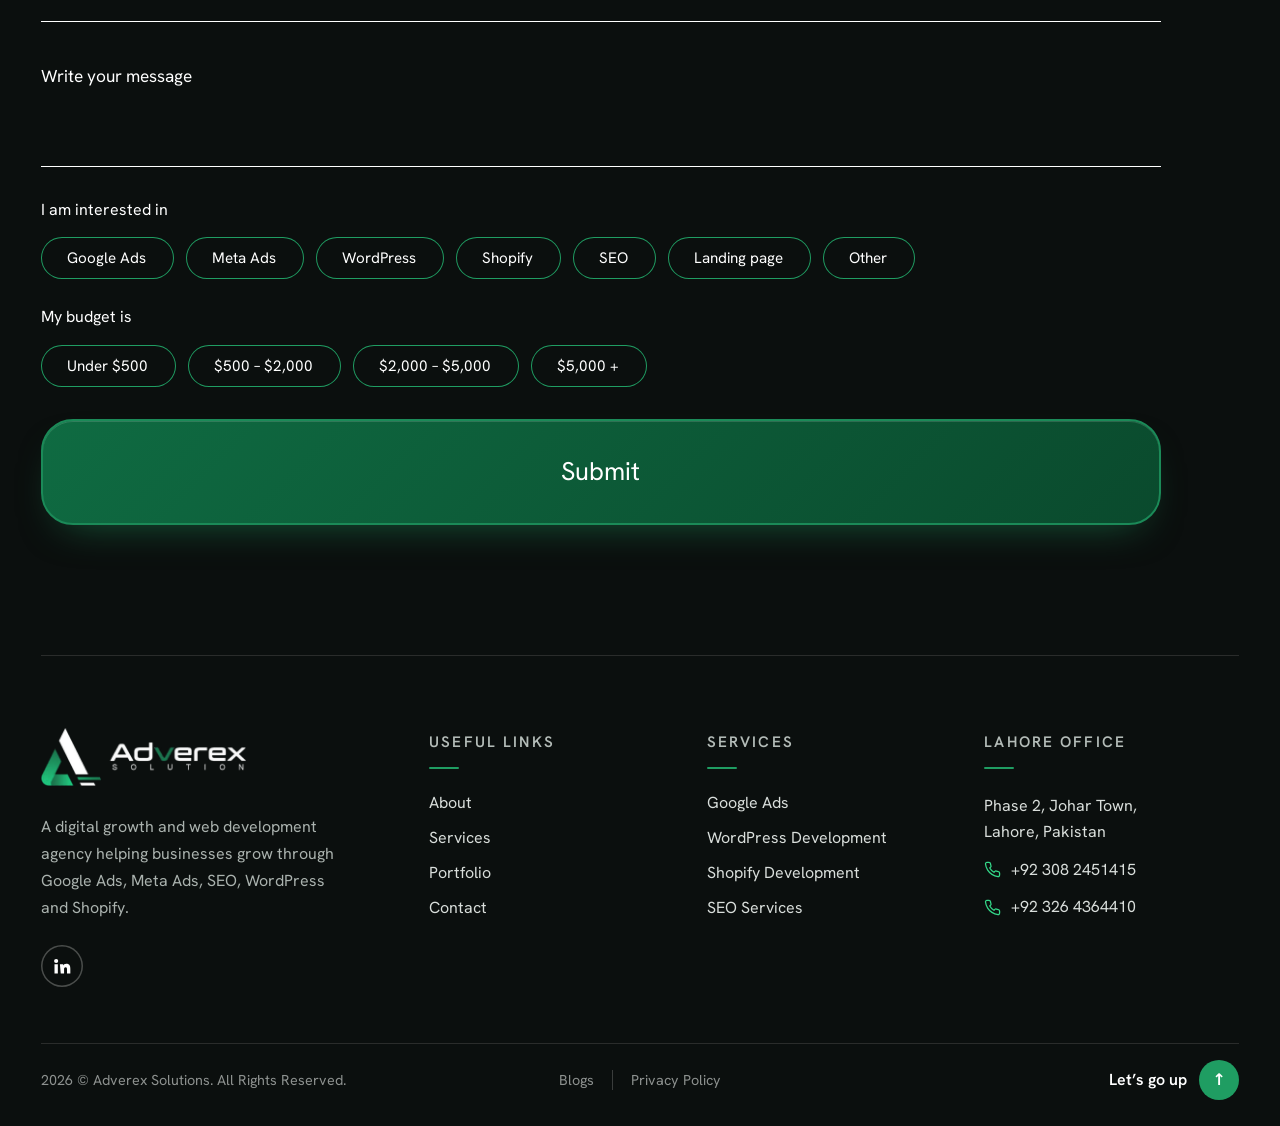
<file: contact.html>
<!DOCTYPE html>
<html lang="en">
<head>
<meta charset="utf-8">
<meta name="viewport" content="width=device-width, initial-scale=1">
<title>Contact — Adverex Solution</title>
<meta name="description" content="Contact Adverex Solution in Lahore for Google Ads, Meta Ads, WordPress, Shopify and SEO.">
<link rel="preconnect" href="https://fonts.googleapis.com">
<link rel="preconnect" href="https://fonts.gstatic.com" crossorigin>
<link href="https://fonts.googleapis.com/css2?family=Hanken+Grotesk:wght@300;400;500;600&display=swap" rel="stylesheet">
<link rel="stylesheet" href="assets/style.css">
</head>
<body class="page-contact">
<div class="dot" id="dot" aria-hidden="true"></div>

<header class="site">
  <a class="logo" href="index.html" aria-label="Adverex Solution home"><img class="lg lg-d" src="assets/logo-dark.png" alt="Adverex Solution" width="148" height="42"><img class="lg lg-l" src="assets/logo-light.png" alt="" aria-hidden="true" width="148" height="42"></a>
  <nav class="links" id="nav" aria-label="Main">
    <a href="index.html">Home</a>
    <div class="dd"><a href="services.html" aria-haspopup="true">Services <svg viewBox="0 0 12 12" fill="none" stroke="currentColor" stroke-width="1.8" stroke-linecap="round" stroke-linejoin="round" aria-hidden="true"><path d="M2 4.5l4 4 4-4"/></svg></a>
      <div class="mega"><div class="mg"><div><h5>Advertising</h5><ul><li><a href="services.html#strategy"><i style="--b:#4285F4"><svg viewBox="0 0 24 24"><path d="M3.9998 22.9291C1.7908 22.9291 0 21.1383 0 18.9293s1.7908-3.9998 3.9998-3.9998 3.9998 1.7908 3.9998 3.9998-1.7908 3.9998-3.9998 3.9998zm19.4643-6.0004L15.4632 3.072C14.3586 1.1587 11.9121.5028 9.9988 1.6074S7.4295 5.1585 8.5341 7.0718l8.0009 13.8567c1.1046 1.9133 3.5511 2.5679 5.4644 1.4646 1.9134-1.1046 2.568-3.5511 1.4647-5.4644zM7.5137 4.8438L1.5645 15.1484A4.5 4.5 0 0 1 4 14.4297c2.5597-.0075 4.6248 2.1585 4.4941 4.7148l3.2168-5.5723-3.6094-6.25c-.4499-.7793-.6322-1.6394-.5878-2.4784z"/></svg></i><span><b>Google Ads</b><em>Search leads that convert</em></span></a></li><li><a href="services.html#strategy"><i style="--b:#3b8cff"><svg viewBox="0 0 24 24"><path d="M6.915 4.03c-1.968 0-3.683 1.28-4.871 3.113C.704 9.208 0 11.883 0 14.449c0 .706.07 1.369.21 1.973a6.624 6.624 0 0 0 .265.86 5.297 5.297 0 0 0 .371.761c.696 1.159 1.818 1.927 3.593 1.927 1.497 0 2.633-.671 3.965-2.444.76-1.012 1.144-1.626 2.663-4.32l.756-1.339.186-.325c.061.1.121.196.183.3l2.152 3.595c.724 1.21 1.665 2.556 2.47 3.314 1.046.987 1.992 1.22 3.06 1.22 1.075 0 1.876-.355 2.455-.843a3.743 3.743 0 0 0 .81-.973c.542-.939.861-2.127.861-3.745 0-2.72-.681-5.357-2.084-7.45-1.282-1.912-2.957-2.93-4.716-2.93-1.047 0-2.088.467-3.053 1.308-.652.57-1.257 1.29-1.82 2.05-.69-.875-1.335-1.547-1.958-2.056-1.182-.966-2.315-1.303-3.454-1.303zm10.16 2.053c1.147 0 2.188.758 2.992 1.999 1.132 1.748 1.647 4.195 1.647 6.4 0 1.548-.368 2.9-1.839 2.9-.58 0-1.027-.23-1.664-1.004-.496-.601-1.343-1.878-2.832-4.358l-.617-1.028a44.908 44.908 0 0 0-1.255-1.98c.07-.109.141-.224.211-.327 1.12-1.667 2.118-2.602 3.358-2.602zm-10.201.553c1.265 0 2.058.791 2.675 1.446.307.327.737.871 1.234 1.579l-1.02 1.566c-.757 1.163-1.882 3.017-2.837 4.338-1.191 1.649-1.81 1.817-2.486 1.817-.524 0-1.038-.237-1.383-.794-.263-.426-.464-1.13-.464-2.046 0-2.221.63-4.535 1.66-6.088.454-.687.964-1.226 1.533-1.533a2.264 2.264 0 0 1 1.088-.285z"/></svg></i><span><b>Meta Ads</b><em>Facebook &amp; Instagram</em></span></a></li></ul></div><div><h5>Websites</h5><ul><li><a href="services.html#web-packages"><i style="--b:#4aa3d6"><svg viewBox="0 0 24 24"><path d="M21.469 6.825c.84 1.537 1.318 3.3 1.318 5.175 0 3.979-2.156 7.456-5.363 9.325l3.295-9.527c.615-1.54.82-2.771.82-3.864 0-.405-.026-.78-.07-1.11m-7.981.105c.647-.03 1.232-.105 1.232-.105.582-.075.514-.93-.067-.899 0 0-1.755.135-2.88.135-1.064 0-2.85-.15-2.85-.15-.585-.03-.661.855-.075.885 0 0 .54.061 1.125.09l1.68 4.605-2.37 7.08L5.354 6.9c.649-.03 1.234-.1 1.234-.1.585-.075.516-.93-.065-.896 0 0-1.746.138-2.874.138-.2 0-.438-.008-.69-.015C4.911 3.15 8.235 1.215 12 1.215c2.809 0 5.365 1.072 7.286 2.833-.046-.003-.091-.009-.141-.009-1.06 0-1.812.923-1.812 1.914 0 .89.513 1.643 1.06 2.531.411.72.89 1.643.89 2.977 0 .915-.354 1.994-.821 3.479l-1.075 3.585-3.9-11.61.001.014zM12 22.784c-1.059 0-2.081-.153-3.048-.437l3.237-9.406 3.315 9.087c.024.053.05.101.078.149-1.12.393-2.325.609-3.582.609M1.211 12c0-1.564.336-3.05.935-4.39L7.29 21.709C3.694 19.96 1.212 16.271 1.211 12M12 0C5.385 0 0 5.385 0 12s5.385 12 12 12 12-5.385 12-12S18.615 0 12 0"/></svg></i><span><b>WordPress</b><em>Fast, editable sites</em></span></a></li><li><a href="services.html#web-packages"><i style="--b:#7AB55C"><svg viewBox="0 0 24 24"><path d="M15.337 23.979l7.216-1.561s-2.604-17.613-2.625-17.73c-.018-.116-.114-.192-.211-.192s-1.929-.136-1.929-.136-1.275-1.274-1.439-1.411c-.045-.037-.075-.057-.121-.074l-.914 21.104h.023zM11.71 11.305s-.81-.424-1.774-.424c-1.447 0-1.504.906-1.504 1.141 0 1.232 3.24 1.715 3.24 4.629 0 2.295-1.44 3.76-3.406 3.76-2.354 0-3.54-1.465-3.54-1.465l.646-2.086s1.245 1.066 2.28 1.066c.675 0 .975-.545.975-.932 0-1.619-2.654-1.694-2.654-4.359-.034-2.237 1.571-4.416 4.827-4.416 1.257 0 1.875.361 1.875.361l-.945 2.715-.02.01zM11.17.83c.136 0 .271.038.405.135-.984.465-2.064 1.639-2.508 3.992-.656.213-1.293.405-1.889.578C7.697 3.75 8.951.84 11.17.84V.83zm1.235 2.949v.135c-.754.232-1.583.484-2.394.736.466-1.777 1.333-2.645 2.085-2.971.193.501.309 1.176.309 2.1zm.539-2.234c.694.074 1.141.867 1.429 1.755-.349.114-.735.231-1.158.366v-.252c0-.752-.096-1.371-.271-1.871v.002zm2.992 1.289c-.02 0-.06.021-.078.021s-.289.075-.714.21c-.423-1.233-1.176-2.37-2.508-2.37h-.115C12.135.209 11.669 0 11.265 0 8.159 0 6.675 3.877 6.21 5.846c-1.194.365-2.063.636-2.16.674-.675.213-.694.232-.772.87-.075.462-1.83 14.063-1.83 14.063L15.009 24l.927-21.166z"/></svg></i><span><b>Shopify</b><em>Stores that sell</em></span></a></li><li><a href="services.html#web-packages"><i style="--b:#34d889"><svg viewBox="0 0 24 24" class="gen"><rect x="3" y="4" width="18" height="14" rx="2"/><path d="M3 9h18M8 14h5"/></svg></i><span><b>Landing pages</b><em>Built for one goal</em></span></a></li></ul></div><div><h5>Growth</h5><ul><li><a href="services.html#strategy"><i style="--b:#458CF5"><svg viewBox="0 0 24 24"><path d="M8.548 1.156L6.832 2.872v1.682h1.716zm0 3.398v.035H6.832v-.035H3.386L0 7.844v3.577h2.826V8.94c0-.525.429-.954.954-.954h16.476c.525 0 .954.43.954.954v2.48h2.754V7.844l-3.386-3.29H17.3v.035h-1.717v-.035zm7.035 0H17.3V2.872l-1.717-1.716zM8.679 1.188V2.84h6.773V1.188zm11.471 7.07a.834.834 0 00-.132.01l-.543.002c-5.216.014-10.432-.008-15.648.01-.435-.063-.794.436-.716.883v2.264h17.812c-.016-.888.045-1.782-.034-2.666-.104-.342-.427-.502-.739-.502zm-15.422.634a.689.698 0 01.689.698.689.698 0 01-.689.697.689.698 0 01-.688-.697.689.698 0 01.688-.698zm2.134 0a.689.698 0 01.689.698.689.698 0 01-.689.697.689.698 0 01-.688-.697.689.698 0 01.688-.698zM.036 11.645v9.156c0 1.05.858 1.908 1.907 1.908h.883V11.645zm21.174 0v11.064h.882c1.05 0 1.908-.858 1.908-1.908v-9.156zM4.057 13.133v6.85h6.137v-6.85zm13.243.021v3.777l-1.708.977-1.708-.977v-3.758a4.006 4.006 0 000 7.23v2.441h3.457v-2.442a4.006 4.006 0 00-.041-7.248zm-13.243 8.26v1.43h7.925v-1.43z"/></svg></i><span><b>On-page SEO</b><em>Rank for what you sell</em></span></a></li><li><a href="services.html#strategy"><i style="--b:#F44B21"><svg viewBox="0 0 24 24"><path d="M12 0l5.5 3.5v5H20v3h-2.25l2 12.5H4.25l2-12.5H4v-3h2.5V3.53zm2.94 13.25l-6.22 2.26L8 20.04l7.5-2.75zM12 3.56L9.5 5.17V8.5h5V5.15Z"/></svg></i><span><b>Technical SEO</b><em>Speed &amp; crawlability</em></span></a></li><li><a href="services.html#reviews"><i style="--b:#4285F4"><svg viewBox="0 0 24 24"><path d="M19.527 4.799c1.212 2.608.937 5.678-.405 8.173-1.101 2.047-2.744 3.74-4.098 5.614-.619.858-1.244 1.75-1.669 2.727-.141.325-.263.658-.383.992-.121.333-.224.673-.34 1.008-.109.314-.236.684-.627.687h-.007c-.466-.001-.579-.53-.695-.887-.284-.874-.581-1.713-1.019-2.525-.51-.944-1.145-1.817-1.79-2.671L19.527 4.799zM8.545 7.705l-3.959 4.707c.724 1.54 1.821 2.863 2.871 4.18.247.31.494.622.737.936l4.984-5.925-.029.01c-1.741.601-3.691-.291-4.392-1.987a3.377 3.377 0 0 1-.209-.716c-.063-.437-.077-.761-.004-1.198l.001-.007zM5.492 3.149l-.003.004c-1.947 2.466-2.281 5.88-1.117 8.77l4.785-5.689-.058-.05-3.607-3.035zM14.661.436l-3.838 4.563a.295.295 0 0 1 .027-.01c1.6-.551 3.403.15 4.22 1.626.176.319.323.683.377 1.045.068.446.085.773.012 1.22l-.003.016 3.836-4.561A8.382 8.382 0 0 0 14.67.439l-.009-.003zM9.466 5.868L14.162.285l-.047-.012A8.31 8.31 0 0 0 11.986 0a8.439 8.439 0 0 0-6.169 2.766l-.016.018 3.665 3.084z"/></svg></i><span><b>Local SEO</b><em>Win nearby searches</em></span></a></li></ul></div></div><div class="mf"><span>230+ leads from one campaign</span><a class="vs-shimmer-border sbtn mgcta" href="services.html">Explore all services <svg viewBox="0 0 16 16" width="14" height="14" aria-hidden="true"><path d="M4.5 11.5 11.5 4.5M5.5 4.5h6v6" fill="none" stroke="currentColor" stroke-width="1.5" stroke-linecap="round" stroke-linejoin="round"/></svg></a></div></div>
    </div>
    <a href="portfolio.html">Portfolio</a><a href="about.html">About</a><a href="contact.html" aria-current="page">Contact</a>
  </nav>
  <div class="right">
    <a class="vs-shimmer-border sbtn navcta" href="contact.html">Let&rsquo;s Work <svg viewBox="0 0 16 16" width="15" height="15" aria-hidden="true"><path d="M4.5 11.5 11.5 4.5M5.5 4.5h6v6" fill="none" stroke="currentColor" stroke-width="1.5" stroke-linecap="round" stroke-linejoin="round"/></svg></a>
    <button class="mbtn" id="mbtn" type="button" aria-controls="nav" aria-expanded="false">Menu</button>
  </div>
</header>

<main id="top">
<section class="hero phero ph-ct">
  <div class="pad"><div class="ct-grid">
    <div class="ct-left">
      <span class="eyebrow">Contact</span>
      <h1 class="big" id="h1">
        <span class="row"><span class="ln">Tell us what</span></span>
        <span class="row"><span class="ln">you want to grow</span></span>
      </h1>
      <div class="sub">
        <p>Send a few details and the Adverex team will come back to you. No pushy sales, just a straight conversation about your goals.</p>
      </div>
    </div>
    <aside class="ct-card" aria-label="Contact details">
      <div class="ct-row"><i aria-hidden="true"><svg viewBox="0 0 24 24" width="20" height="20" fill="none" stroke="currentColor" stroke-width="1.8" stroke-linecap="round" stroke-linejoin="round" aria-hidden="true"><path d="M22 16.9v3a2 2 0 0 1-2.2 2 19.8 19.8 0 0 1-8.6-3.1 19.5 19.5 0 0 1-6-6A19.8 19.8 0 0 1 2.1 4.2 2 2 0 0 1 4.1 2h3a2 2 0 0 1 2 1.7c.1 1 .4 1.9.7 2.8a2 2 0 0 1-.5 2.1L8.1 9.9a16 16 0 0 0 6 6l1.3-1.3a2 2 0 0 1 2.1-.4c.9.3 1.8.6 2.8.7a2 2 0 0 1 1.7 2z"/></svg></i><div><h4>Call us</h4><a href="tel:+923082451415">+92 308 2451415</a><a href="tel:+923264364410">+92 326 4364410</a></div></div>
      <div class="ct-row"><i aria-hidden="true"><svg viewBox="0 0 24 24" width="20" height="20" fill="none" stroke="currentColor" stroke-width="1.8" stroke-linecap="round" stroke-linejoin="round" aria-hidden="true"><path d="M20 10c0 6-8 12-8 12S4 16 4 10a8 8 0 0 1 16 0z"/><circle cx="12" cy="10" r="3"/></svg></i><div><h4>Visit us</h4><p>Phase 2, Johar Town,<br>Lahore</p></div></div>
      <div class="ct-row"><i aria-hidden="true"><svg viewBox="0 0 24 24" width="20" height="20" fill="currentColor" aria-hidden="true"><path d="M4.98 3.5A2.5 2.5 0 1 1 5 8.5a2.5 2.5 0 0 1-.02-5zM3 9.75h4V21H3zM9.5 9.75h3.8v1.6h.06c.53-1 1.82-2.05 3.74-2.05 4 0 4.75 2.63 4.75 6.05V21h-4v-4.9c0-1.17-.02-2.67-1.63-2.67-1.63 0-1.88 1.27-1.88 2.58V21h-4z"/></svg></i><div><h4>Follow us</h4><a href="https://www.linkedin.com/company/adverex-solution/" rel="noopener">LinkedIn</a></div></div>
      <a class="vs-shimmer-border sbtn ct-call" href="tel:+923082451415">Call now <svg viewBox="0 0 16 16" width="16" height="16" aria-hidden="true"><path d="M4.5 11.5 11.5 4.5M5.5 4.5h6v6" fill="none" stroke="currentColor" stroke-width="1.5" stroke-linecap="round" stroke-linejoin="round"/></svg></a>
    </aside>
  </div></div>
</section>

<section class="contact pad" id="form" aria-labelledby="c-h">
  <h2 class="big" id="c-h">Let&rsquo;s grow<br>something.</h2>
  <form class="cform" id="qform" novalidate>
    <div class="fw"><input type="text" placeholder="Full name" aria-label="Full name" autocomplete="name"></div>
    <div class="fw"><input type="email" placeholder="Email" aria-label="Email" autocomplete="email"></div>
    <div class="fw"><input type="tel" placeholder="Phone" aria-label="Phone" autocomplete="tel"></div>
    <div class="fw"><input type="text" placeholder="Company name" aria-label="Company name" autocomplete="organization"></div>
    <div class="fw"><input type="text" placeholder="Your designation" aria-label="Your designation" autocomplete="organization-title"></div>
    <div class="fw sel"><select aria-label="How did you hear about us"><option value="" selected>How did you hear about us</option><option>Google search</option><option>Social media</option><option>Referral</option><option>Other</option></select></div>
    <div class="fw"><textarea rows="3" placeholder="Write your message" aria-label="Your message"></textarea></div>
    <fieldset><legend>I am interested in</legend>
      <div class="opts">
        <label><input type="checkbox"><span>Google Ads</span></label>
        <label><input type="checkbox"><span>Meta Ads</span></label>
        <label><input type="checkbox"><span>WordPress</span></label>
        <label><input type="checkbox"><span>Shopify</span></label>
        <label><input type="checkbox"><span>SEO</span></label>
        <label><input type="checkbox"><span>Landing page</span></label>
        <label><input type="checkbox"><span>Other</span></label>
      </div>
    </fieldset>
    <fieldset><legend>My budget is</legend>
      <div class="opts">
        <label><input type="radio" name="b"><span>Under $500</span></label>
        <label><input type="radio" name="b"><span>$500 &ndash; $2,000</span></label>
        <label><input type="radio" name="b"><span>$2,000 &ndash; $5,000</span></label>
        <label><input type="radio" name="b"><span>$5,000 +</span></label>
      </div>
    </fieldset>
    <button class="send" type="submit"><span class="t">Submit<i aria-hidden="true">&nearr;</i></span></button>
    <p class="thanks" id="thanks" role="status">Thank you! Your message is ready in WhatsApp. Press send there and the Adverex team will reply shortly.</p>
  </form>
</section>
</main>

<footer class="site" id="footer">
  <div class="ft">
    <div class="fabout">
      <a class="logo" href="index.html" aria-label="Adverex Solution home"><img class="lg lg-d" src="assets/logo-dark.png" alt="Adverex Solution" width="148" height="42"><img class="lg lg-l" src="assets/logo-light.png" alt="" aria-hidden="true" width="148" height="42"></a>
      <p>A digital growth and web development agency helping businesses grow through Google Ads, Meta Ads, SEO, WordPress and Shopify.</p>
      <div class="soc">
        <a href="https://www.linkedin.com/company/adverex-solution/" aria-label="Adverex on LinkedIn" rel="noopener"><svg viewBox="0 0 24 24" fill="currentColor" aria-hidden="true"><path d="M4.98 3.5A2.5 2.5 0 1 1 5 8.5a2.5 2.5 0 0 1-.02-5zM3 9.75h4V21H3zM9.5 9.75h3.8v1.6h.06c.53-1 1.84-2.05 3.8-2.05 4.06 0 4.84 2.67 4.84 6.14V21h-4v-4.9c0-1.17-.02-2.67-1.63-2.67-1.63 0-1.88 1.27-1.88 2.58V21h-4z"/></svg></a>
      </div>
    </div>
    <div><h4>Useful links</h4><ul><li><a href="about.html">About</a></li><li><a href="services.html">Services</a></li><li><a href="portfolio.html">Portfolio</a></li><li><a href="contact.html">Contact</a></li></ul></div>
    <div><h4>Services</h4><ul><li><a href="services.html#strategy">Google Ads</a></li><li><a href="services.html#web-packages">WordPress Development</a></li><li><a href="services.html#web-packages">Shopify Development</a></li><li><a href="services.html#strategy">SEO Services</a></li></ul></div>
    <div><h4>Lahore office</h4><address><span class="adr">Phase 2, Johar Town,<br>Lahore, Pakistan</span><a class="ln2" href="tel:+923082451415"><svg class="phi" viewBox="0 0 24 24" fill="none" stroke="currentColor" stroke-width="1.8" stroke-linecap="round" stroke-linejoin="round" aria-hidden="true"><path d="M22 16.92v3a2 2 0 0 1-2.18 2 19.79 19.79 0 0 1-8.63-3.07 19.5 19.5 0 0 1-6-6 19.79 19.79 0 0 1-3.07-8.67A2 2 0 0 1 4.11 2h3a2 2 0 0 1 2 1.72 12.84 12.84 0 0 0 .7 2.81 2 2 0 0 1-.45 2.11L8.09 9.91a16 16 0 0 0 6 6l1.27-1.27a2 2 0 0 1 2.11-.45 12.84 12.84 0 0 0 2.81.7A2 2 0 0 1 22 16.92z"/></svg>+92 308 2451415</a><a class="ln2" href="tel:+923264364410"><svg class="phi" viewBox="0 0 24 24" fill="none" stroke="currentColor" stroke-width="1.8" stroke-linecap="round" stroke-linejoin="round" aria-hidden="true"><path d="M22 16.92v3a2 2 0 0 1-2.18 2 19.79 19.79 0 0 1-8.63-3.07 19.5 19.5 0 0 1-6-6 19.79 19.79 0 0 1-3.07-8.67A2 2 0 0 1 4.11 2h3a2 2 0 0 1 2 1.72 12.84 12.84 0 0 0 .7 2.81 2 2 0 0 1-.45 2.11L8.09 9.91a16 16 0 0 0 6 6l1.27-1.27a2 2 0 0 1 2.11-.45 12.84 12.84 0 0 0 2.81.7A2 2 0 0 1 22 16.92z"/></svg>+92 326 4364410</a></address></div>
  </div>
  <div class="fbar">
    <span>2026 &copy; Adverex Solutions. All Rights Reserved.</span>
    <span class="legal"><a href="blogs.html">Blogs</a><a href="#">Privacy Policy</a></span>
    <a class="up" href="#top">Let&rsquo;s go up <i aria-hidden="true">&uarr;</i></a>
  </div>
</footer>


<script src="assets/shimmer.js"></script>
<script src="assets/app.js"></script>
<script src="assets/motion.js"></script>
</body>
</html>
</file>
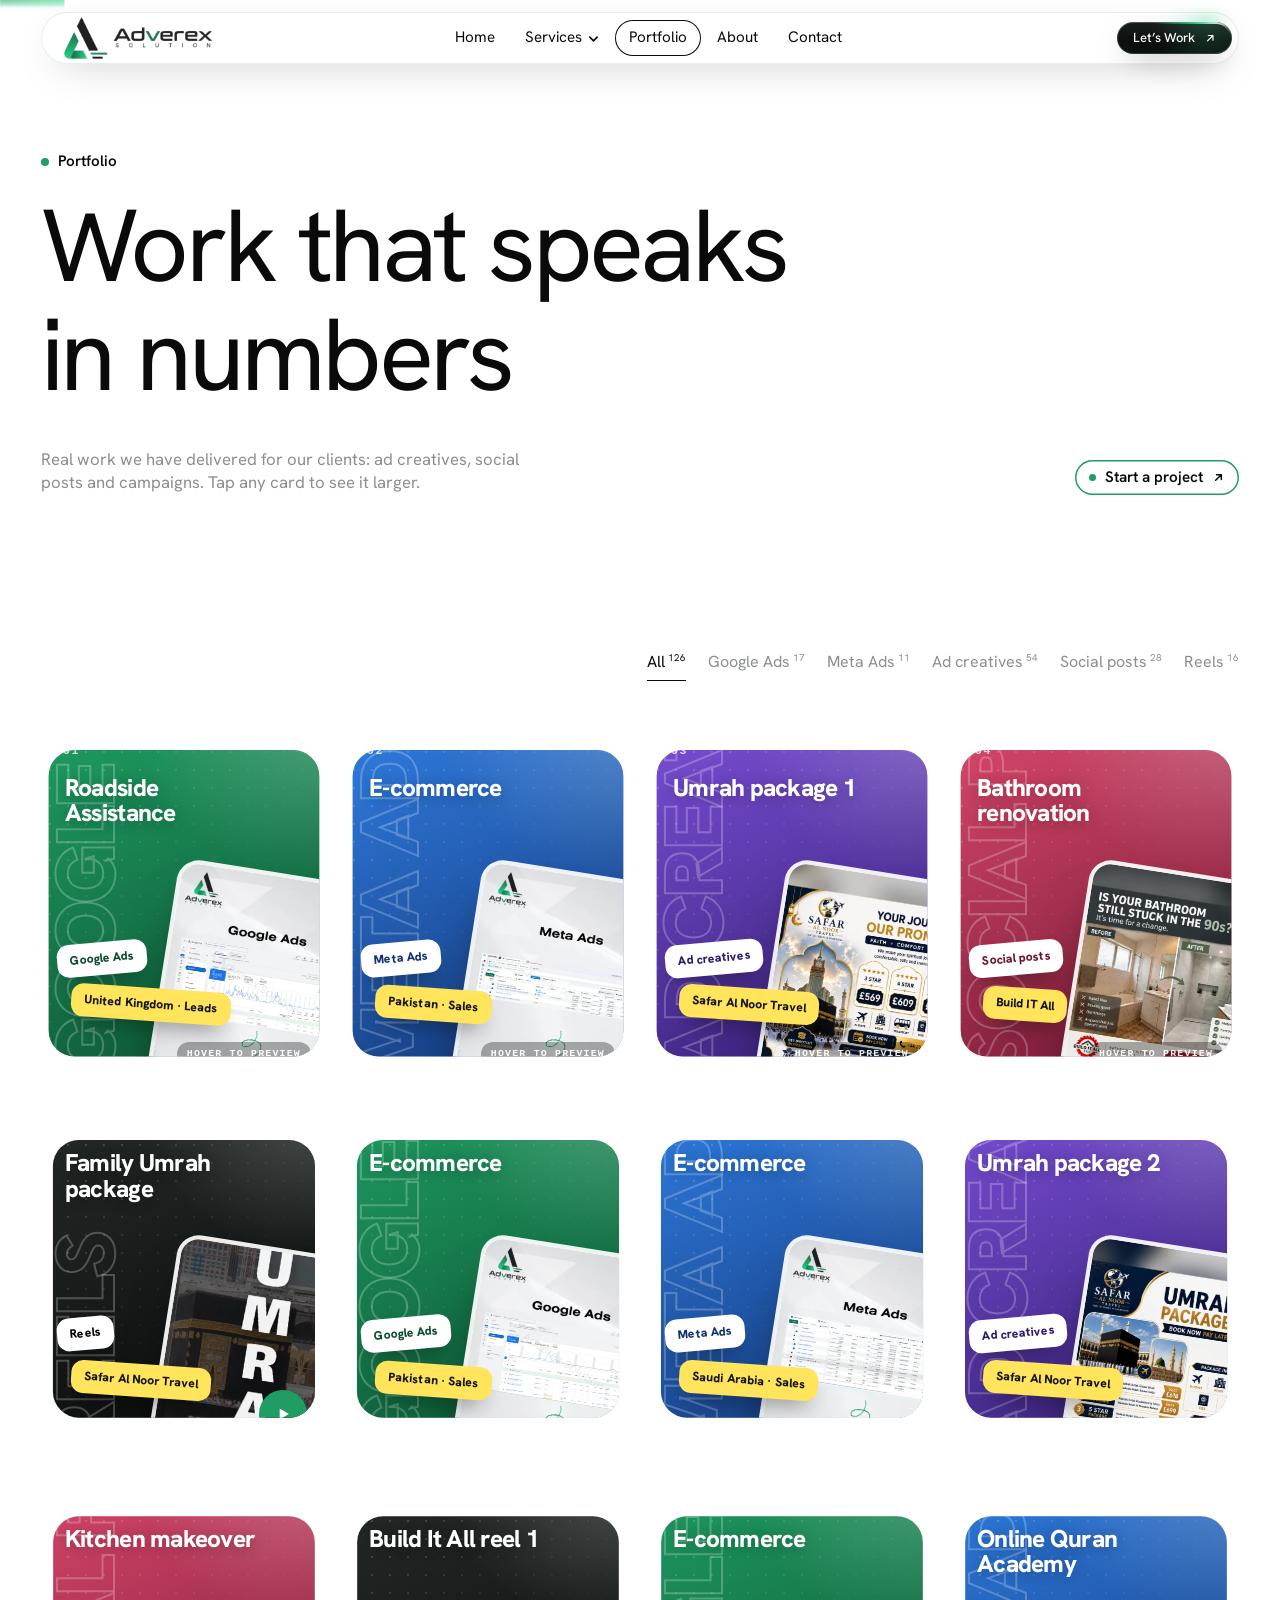
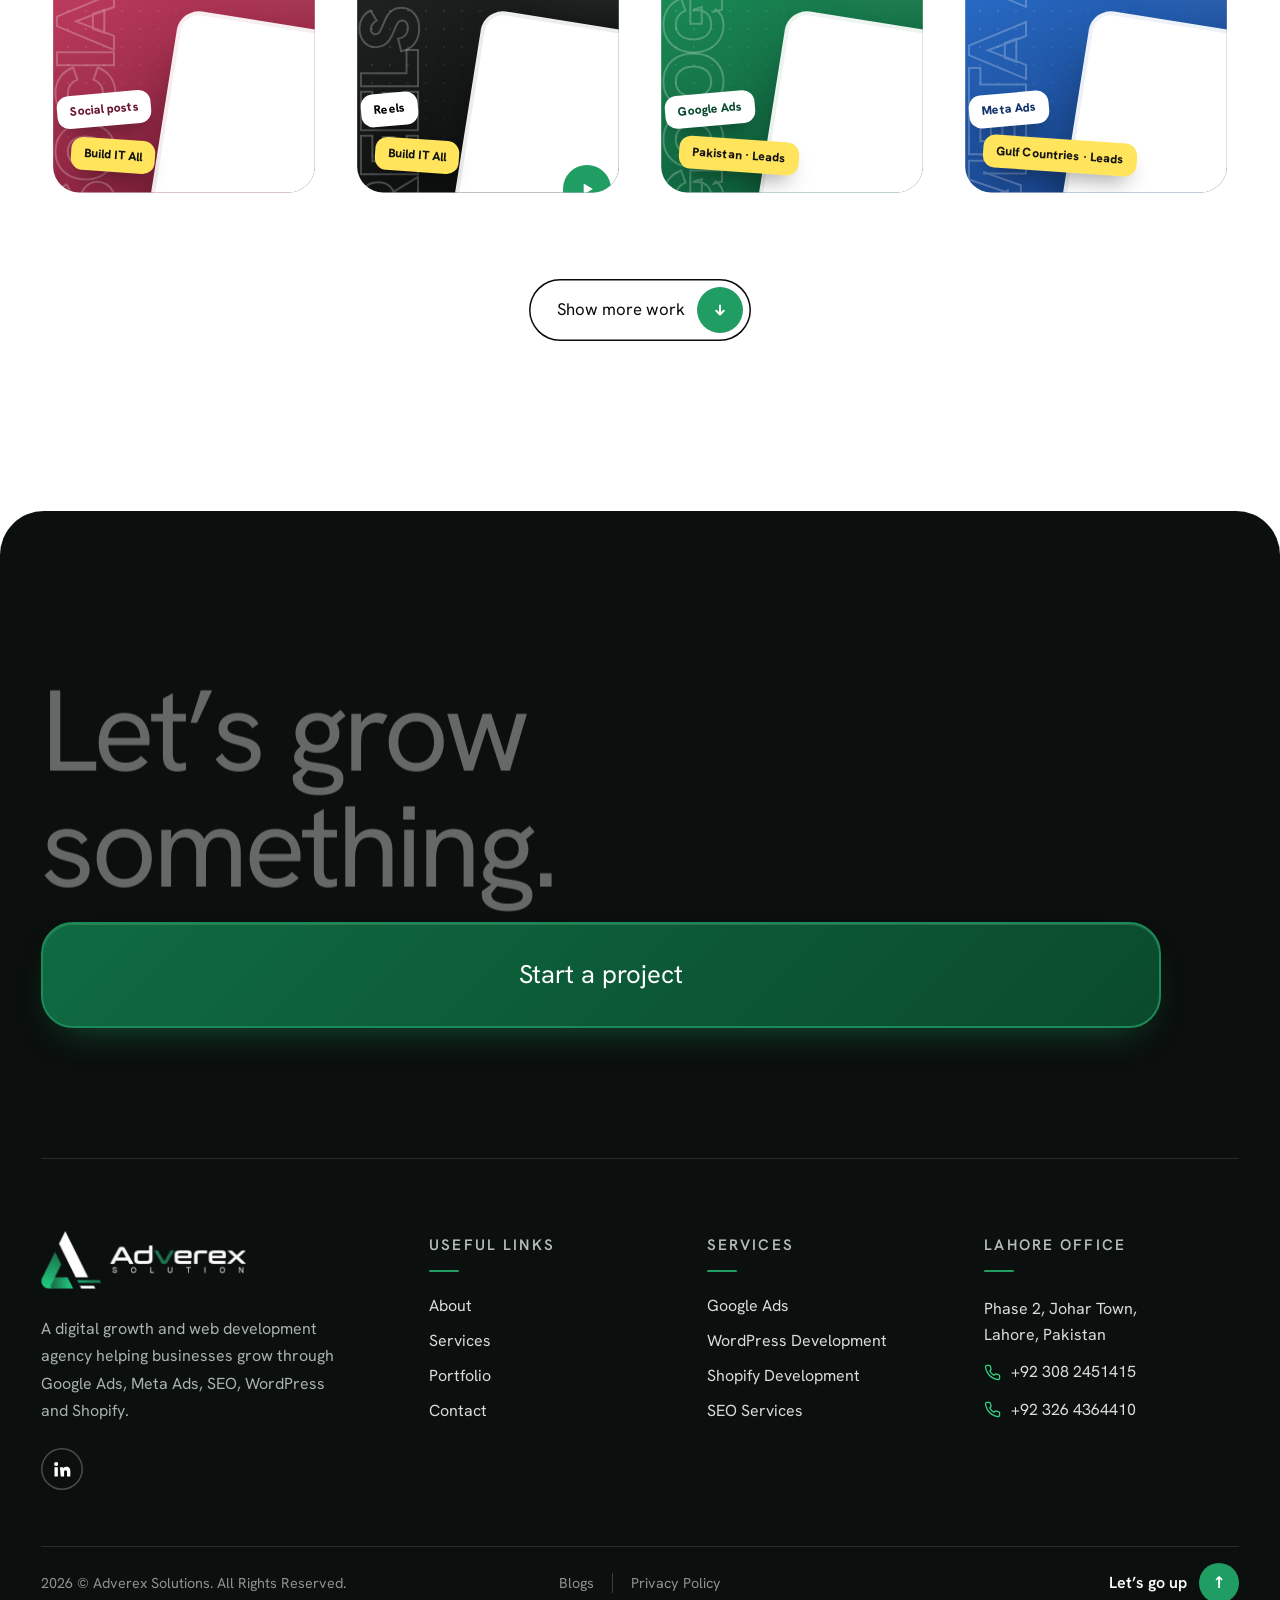
<file: portfolio.html>
<!DOCTYPE html>
<html lang="en">
<head>
<meta charset="utf-8">
<meta name="viewport" content="width=device-width, initial-scale=1">
<title>Portfolio — Adverex Solution</title>
<meta name="description" content="Client work from Adverex Solution: ad creatives, social posts and campaigns delivered for real businesses.">
<link rel="preconnect" href="https://fonts.googleapis.com">
<link rel="preconnect" href="https://fonts.gstatic.com" crossorigin>
<link href="https://fonts.googleapis.com/css2?family=Hanken+Grotesk:wght@300;400;500;600&display=swap" rel="stylesheet">
<link rel="stylesheet" href="assets/style.css">
</head>
<body class="page-portfolio">
<div class="dot" id="dot" aria-hidden="true"></div>

<header class="site">
  <a class="logo" href="index.html" aria-label="Adverex Solution home"><img class="lg lg-d" src="assets/logo-dark.png" alt="Adverex Solution" width="148" height="42"><img class="lg lg-l" src="assets/logo-light.png" alt="" aria-hidden="true" width="148" height="42"></a>
  <nav class="links" id="nav" aria-label="Main">
    <a href="index.html">Home</a>
    <div class="dd"><a href="services.html" aria-haspopup="true">Services <svg viewBox="0 0 12 12" fill="none" stroke="currentColor" stroke-width="1.8" stroke-linecap="round" stroke-linejoin="round" aria-hidden="true"><path d="M2 4.5l4 4 4-4"/></svg></a>
      <div class="mega"><div class="mg"><div><h5>Advertising</h5><ul><li><a href="services.html#strategy"><i style="--b:#4285F4"><svg viewBox="0 0 24 24"><path d="M3.9998 22.9291C1.7908 22.9291 0 21.1383 0 18.9293s1.7908-3.9998 3.9998-3.9998 3.9998 1.7908 3.9998 3.9998-1.7908 3.9998-3.9998 3.9998zm19.4643-6.0004L15.4632 3.072C14.3586 1.1587 11.9121.5028 9.9988 1.6074S7.4295 5.1585 8.5341 7.0718l8.0009 13.8567c1.1046 1.9133 3.5511 2.5679 5.4644 1.4646 1.9134-1.1046 2.568-3.5511 1.4647-5.4644zM7.5137 4.8438L1.5645 15.1484A4.5 4.5 0 0 1 4 14.4297c2.5597-.0075 4.6248 2.1585 4.4941 4.7148l3.2168-5.5723-3.6094-6.25c-.4499-.7793-.6322-1.6394-.5878-2.4784z"/></svg></i><span><b>Google Ads</b><em>Search leads that convert</em></span></a></li><li><a href="services.html#strategy"><i style="--b:#3b8cff"><svg viewBox="0 0 24 24"><path d="M6.915 4.03c-1.968 0-3.683 1.28-4.871 3.113C.704 9.208 0 11.883 0 14.449c0 .706.07 1.369.21 1.973a6.624 6.624 0 0 0 .265.86 5.297 5.297 0 0 0 .371.761c.696 1.159 1.818 1.927 3.593 1.927 1.497 0 2.633-.671 3.965-2.444.76-1.012 1.144-1.626 2.663-4.32l.756-1.339.186-.325c.061.1.121.196.183.3l2.152 3.595c.724 1.21 1.665 2.556 2.47 3.314 1.046.987 1.992 1.22 3.06 1.22 1.075 0 1.876-.355 2.455-.843a3.743 3.743 0 0 0 .81-.973c.542-.939.861-2.127.861-3.745 0-2.72-.681-5.357-2.084-7.45-1.282-1.912-2.957-2.93-4.716-2.93-1.047 0-2.088.467-3.053 1.308-.652.57-1.257 1.29-1.82 2.05-.69-.875-1.335-1.547-1.958-2.056-1.182-.966-2.315-1.303-3.454-1.303zm10.16 2.053c1.147 0 2.188.758 2.992 1.999 1.132 1.748 1.647 4.195 1.647 6.4 0 1.548-.368 2.9-1.839 2.9-.58 0-1.027-.23-1.664-1.004-.496-.601-1.343-1.878-2.832-4.358l-.617-1.028a44.908 44.908 0 0 0-1.255-1.98c.07-.109.141-.224.211-.327 1.12-1.667 2.118-2.602 3.358-2.602zm-10.201.553c1.265 0 2.058.791 2.675 1.446.307.327.737.871 1.234 1.579l-1.02 1.566c-.757 1.163-1.882 3.017-2.837 4.338-1.191 1.649-1.81 1.817-2.486 1.817-.524 0-1.038-.237-1.383-.794-.263-.426-.464-1.13-.464-2.046 0-2.221.63-4.535 1.66-6.088.454-.687.964-1.226 1.533-1.533a2.264 2.264 0 0 1 1.088-.285z"/></svg></i><span><b>Meta Ads</b><em>Facebook &amp; Instagram</em></span></a></li></ul></div><div><h5>Websites</h5><ul><li><a href="services.html#web-packages"><i style="--b:#4aa3d6"><svg viewBox="0 0 24 24"><path d="M21.469 6.825c.84 1.537 1.318 3.3 1.318 5.175 0 3.979-2.156 7.456-5.363 9.325l3.295-9.527c.615-1.54.82-2.771.82-3.864 0-.405-.026-.78-.07-1.11m-7.981.105c.647-.03 1.232-.105 1.232-.105.582-.075.514-.93-.067-.899 0 0-1.755.135-2.88.135-1.064 0-2.85-.15-2.85-.15-.585-.03-.661.855-.075.885 0 0 .54.061 1.125.09l1.68 4.605-2.37 7.08L5.354 6.9c.649-.03 1.234-.1 1.234-.1.585-.075.516-.93-.065-.896 0 0-1.746.138-2.874.138-.2 0-.438-.008-.69-.015C4.911 3.15 8.235 1.215 12 1.215c2.809 0 5.365 1.072 7.286 2.833-.046-.003-.091-.009-.141-.009-1.06 0-1.812.923-1.812 1.914 0 .89.513 1.643 1.06 2.531.411.72.89 1.643.89 2.977 0 .915-.354 1.994-.821 3.479l-1.075 3.585-3.9-11.61.001.014zM12 22.784c-1.059 0-2.081-.153-3.048-.437l3.237-9.406 3.315 9.087c.024.053.05.101.078.149-1.12.393-2.325.609-3.582.609M1.211 12c0-1.564.336-3.05.935-4.39L7.29 21.709C3.694 19.96 1.212 16.271 1.211 12M12 0C5.385 0 0 5.385 0 12s5.385 12 12 12 12-5.385 12-12S18.615 0 12 0"/></svg></i><span><b>WordPress</b><em>Fast, editable sites</em></span></a></li><li><a href="services.html#web-packages"><i style="--b:#7AB55C"><svg viewBox="0 0 24 24"><path d="M15.337 23.979l7.216-1.561s-2.604-17.613-2.625-17.73c-.018-.116-.114-.192-.211-.192s-1.929-.136-1.929-.136-1.275-1.274-1.439-1.411c-.045-.037-.075-.057-.121-.074l-.914 21.104h.023zM11.71 11.305s-.81-.424-1.774-.424c-1.447 0-1.504.906-1.504 1.141 0 1.232 3.24 1.715 3.24 4.629 0 2.295-1.44 3.76-3.406 3.76-2.354 0-3.54-1.465-3.54-1.465l.646-2.086s1.245 1.066 2.28 1.066c.675 0 .975-.545.975-.932 0-1.619-2.654-1.694-2.654-4.359-.034-2.237 1.571-4.416 4.827-4.416 1.257 0 1.875.361 1.875.361l-.945 2.715-.02.01zM11.17.83c.136 0 .271.038.405.135-.984.465-2.064 1.639-2.508 3.992-.656.213-1.293.405-1.889.578C7.697 3.75 8.951.84 11.17.84V.83zm1.235 2.949v.135c-.754.232-1.583.484-2.394.736.466-1.777 1.333-2.645 2.085-2.971.193.501.309 1.176.309 2.1zm.539-2.234c.694.074 1.141.867 1.429 1.755-.349.114-.735.231-1.158.366v-.252c0-.752-.096-1.371-.271-1.871v.002zm2.992 1.289c-.02 0-.06.021-.078.021s-.289.075-.714.21c-.423-1.233-1.176-2.37-2.508-2.37h-.115C12.135.209 11.669 0 11.265 0 8.159 0 6.675 3.877 6.21 5.846c-1.194.365-2.063.636-2.16.674-.675.213-.694.232-.772.87-.075.462-1.83 14.063-1.83 14.063L15.009 24l.927-21.166z"/></svg></i><span><b>Shopify</b><em>Stores that sell</em></span></a></li><li><a href="services.html#web-packages"><i style="--b:#34d889"><svg viewBox="0 0 24 24" class="gen"><rect x="3" y="4" width="18" height="14" rx="2"/><path d="M3 9h18M8 14h5"/></svg></i><span><b>Landing pages</b><em>Built for one goal</em></span></a></li></ul></div><div><h5>Growth</h5><ul><li><a href="services.html#strategy"><i style="--b:#458CF5"><svg viewBox="0 0 24 24"><path d="M8.548 1.156L6.832 2.872v1.682h1.716zm0 3.398v.035H6.832v-.035H3.386L0 7.844v3.577h2.826V8.94c0-.525.429-.954.954-.954h16.476c.525 0 .954.43.954.954v2.48h2.754V7.844l-3.386-3.29H17.3v.035h-1.717v-.035zm7.035 0H17.3V2.872l-1.717-1.716zM8.679 1.188V2.84h6.773V1.188zm11.471 7.07a.834.834 0 00-.132.01l-.543.002c-5.216.014-10.432-.008-15.648.01-.435-.063-.794.436-.716.883v2.264h17.812c-.016-.888.045-1.782-.034-2.666-.104-.342-.427-.502-.739-.502zm-15.422.634a.689.698 0 01.689.698.689.698 0 01-.689.697.689.698 0 01-.688-.697.689.698 0 01.688-.698zm2.134 0a.689.698 0 01.689.698.689.698 0 01-.689.697.689.698 0 01-.688-.697.689.698 0 01.688-.698zM.036 11.645v9.156c0 1.05.858 1.908 1.907 1.908h.883V11.645zm21.174 0v11.064h.882c1.05 0 1.908-.858 1.908-1.908v-9.156zM4.057 13.133v6.85h6.137v-6.85zm13.243.021v3.777l-1.708.977-1.708-.977v-3.758a4.006 4.006 0 000 7.23v2.441h3.457v-2.442a4.006 4.006 0 00-.041-7.248zm-13.243 8.26v1.43h7.925v-1.43z"/></svg></i><span><b>On-page SEO</b><em>Rank for what you sell</em></span></a></li><li><a href="services.html#strategy"><i style="--b:#F44B21"><svg viewBox="0 0 24 24"><path d="M12 0l5.5 3.5v5H20v3h-2.25l2 12.5H4.25l2-12.5H4v-3h2.5V3.53zm2.94 13.25l-6.22 2.26L8 20.04l7.5-2.75zM12 3.56L9.5 5.17V8.5h5V5.15Z"/></svg></i><span><b>Technical SEO</b><em>Speed &amp; crawlability</em></span></a></li><li><a href="services.html#reviews"><i style="--b:#4285F4"><svg viewBox="0 0 24 24"><path d="M19.527 4.799c1.212 2.608.937 5.678-.405 8.173-1.101 2.047-2.744 3.74-4.098 5.614-.619.858-1.244 1.75-1.669 2.727-.141.325-.263.658-.383.992-.121.333-.224.673-.34 1.008-.109.314-.236.684-.627.687h-.007c-.466-.001-.579-.53-.695-.887-.284-.874-.581-1.713-1.019-2.525-.51-.944-1.145-1.817-1.79-2.671L19.527 4.799zM8.545 7.705l-3.959 4.707c.724 1.54 1.821 2.863 2.871 4.18.247.31.494.622.737.936l4.984-5.925-.029.01c-1.741.601-3.691-.291-4.392-1.987a3.377 3.377 0 0 1-.209-.716c-.063-.437-.077-.761-.004-1.198l.001-.007zM5.492 3.149l-.003.004c-1.947 2.466-2.281 5.88-1.117 8.77l4.785-5.689-.058-.05-3.607-3.035zM14.661.436l-3.838 4.563a.295.295 0 0 1 .027-.01c1.6-.551 3.403.15 4.22 1.626.176.319.323.683.377 1.045.068.446.085.773.012 1.22l-.003.016 3.836-4.561A8.382 8.382 0 0 0 14.67.439l-.009-.003zM9.466 5.868L14.162.285l-.047-.012A8.31 8.31 0 0 0 11.986 0a8.439 8.439 0 0 0-6.169 2.766l-.016.018 3.665 3.084z"/></svg></i><span><b>Local SEO</b><em>Win nearby searches</em></span></a></li></ul></div></div><div class="mf"><span>230+ leads from one campaign</span><a class="vs-shimmer-border sbtn mgcta" href="services.html">Explore all services <svg viewBox="0 0 16 16" width="14" height="14" aria-hidden="true"><path d="M4.5 11.5 11.5 4.5M5.5 4.5h6v6" fill="none" stroke="currentColor" stroke-width="1.5" stroke-linecap="round" stroke-linejoin="round"/></svg></a></div></div>
    </div>
    <a href="portfolio.html" aria-current="page">Portfolio</a><a href="about.html">About</a><a href="contact.html">Contact</a>
  </nav>
  <div class="right">
    <a class="vs-shimmer-border sbtn navcta" href="contact.html">Let&rsquo;s Work <svg viewBox="0 0 16 16" width="15" height="15" aria-hidden="true"><path d="M4.5 11.5 11.5 4.5M5.5 4.5h6v6" fill="none" stroke="currentColor" stroke-width="1.5" stroke-linecap="round" stroke-linejoin="round"/></svg></a>
    <button class="mbtn" id="mbtn" type="button" aria-controls="nav" aria-expanded="false">Menu</button>
  </div>
</header>

<main id="top">
<section class="hero phero">
  <div class="pad">
    <span class="eyebrow">Portfolio</span>
    <h1 class="big" id="h1">
      <span class="row"><span class="ln">Work that speaks</span></span>
      <span class="row"><span class="ln">in numbers</span></span>
    </h1>
    <div class="sub">
      <p>Real work we have delivered for our clients: ad creatives, social posts and campaigns. Tap any card to see it larger.</p>
      <a class="work-link" href="contact.html">Start a project</a>
    </div>
  </div>
</section>

<section class="work pad" id="work" aria-labelledby="work-h">
  <div class="work-head" style="justify-content:flex-end">
    <h2 class="sr" id="work-h">Client work</h2>
    <div class="filters" id="filters" role="group" aria-label="Filter work"></div>
  </div>
  <div class="tiles" id="tiles"></div>
  <div class="more" id="more"><button type="button" id="moreBtn">Show more work <i aria-hidden="true"><svg viewBox="0 0 24 24" fill="none" stroke="currentColor" stroke-width="2.6" stroke-linecap="round" stroke-linejoin="round"><path d="M6 12h12M13 7l5 5-5 5"/></svg></i></button></div>
  <p class="empty" id="empty">Nothing here yet.</p>
  <dialog id="lb" aria-label="Work preview"><div class="lbin"><img id="lbimg" alt=""><video id="lbvid" playsinline controls loop></video><div id="lbcap"></div></div>
    <button class="lbb" id="lbp" type="button" aria-label="Previous"><svg viewBox="0 0 24 24" fill="none" stroke="currentColor" stroke-width="2.4" stroke-linecap="round" stroke-linejoin="round"><path d="M19 12H5M11 6l-6 6 6 6"/></svg></button>
    <button class="lbb" id="lbn" type="button" aria-label="Next"><svg viewBox="0 0 24 24" fill="none" stroke="currentColor" stroke-width="2.4" stroke-linecap="round" stroke-linejoin="round"><path d="M5 12h14M13 6l6 6-6 6"/></svg></button>
    <button id="lbx" type="button" aria-label="Close">&times;</button></dialog>
</section>

<section class="contact cta pad" id="contact" aria-labelledby="c-h">
  <h2 class="big" id="c-h">Let&rsquo;s grow<br>something.</h2>
  <a class="send" href="contact.html"><span class="t">Start a project<i aria-hidden="true">&nearr;</i></span></a>
</section>
</main>

<footer class="site" id="footer">
  <div class="ft">
    <div class="fabout">
      <a class="logo" href="index.html" aria-label="Adverex Solution home"><img class="lg lg-d" src="assets/logo-dark.png" alt="Adverex Solution" width="148" height="42"><img class="lg lg-l" src="assets/logo-light.png" alt="" aria-hidden="true" width="148" height="42"></a>
      <p>A digital growth and web development agency helping businesses grow through Google Ads, Meta Ads, SEO, WordPress and Shopify.</p>
      <div class="soc">
        <a href="https://www.linkedin.com/company/adverex-solution/" aria-label="Adverex on LinkedIn" rel="noopener"><svg viewBox="0 0 24 24" fill="currentColor" aria-hidden="true"><path d="M4.98 3.5A2.5 2.5 0 1 1 5 8.5a2.5 2.5 0 0 1-.02-5zM3 9.75h4V21H3zM9.5 9.75h3.8v1.6h.06c.53-1 1.84-2.05 3.8-2.05 4.06 0 4.84 2.67 4.84 6.14V21h-4v-4.9c0-1.17-.02-2.67-1.63-2.67-1.63 0-1.88 1.27-1.88 2.58V21h-4z"/></svg></a>
      </div>
    </div>
    <div><h4>Useful links</h4><ul><li><a href="about.html">About</a></li><li><a href="services.html">Services</a></li><li><a href="portfolio.html">Portfolio</a></li><li><a href="contact.html">Contact</a></li></ul></div>
    <div><h4>Services</h4><ul><li><a href="services.html#strategy">Google Ads</a></li><li><a href="services.html#web-packages">WordPress Development</a></li><li><a href="services.html#web-packages">Shopify Development</a></li><li><a href="services.html#strategy">SEO Services</a></li></ul></div>
    <div><h4>Lahore office</h4><address><span class="adr">Phase 2, Johar Town,<br>Lahore, Pakistan</span><a class="ln2" href="tel:+923082451415"><svg class="phi" viewBox="0 0 24 24" fill="none" stroke="currentColor" stroke-width="1.8" stroke-linecap="round" stroke-linejoin="round" aria-hidden="true"><path d="M22 16.92v3a2 2 0 0 1-2.18 2 19.79 19.79 0 0 1-8.63-3.07 19.5 19.5 0 0 1-6-6 19.79 19.79 0 0 1-3.07-8.67A2 2 0 0 1 4.11 2h3a2 2 0 0 1 2 1.72 12.84 12.84 0 0 0 .7 2.81 2 2 0 0 1-.45 2.11L8.09 9.91a16 16 0 0 0 6 6l1.27-1.27a2 2 0 0 1 2.11-.45 12.84 12.84 0 0 0 2.81.7A2 2 0 0 1 22 16.92z"/></svg>+92 308 2451415</a><a class="ln2" href="tel:+923264364410"><svg class="phi" viewBox="0 0 24 24" fill="none" stroke="currentColor" stroke-width="1.8" stroke-linecap="round" stroke-linejoin="round" aria-hidden="true"><path d="M22 16.92v3a2 2 0 0 1-2.18 2 19.79 19.79 0 0 1-8.63-3.07 19.5 19.5 0 0 1-6-6 19.79 19.79 0 0 1-3.07-8.67A2 2 0 0 1 4.11 2h3a2 2 0 0 1 2 1.72 12.84 12.84 0 0 0 .7 2.81 2 2 0 0 1-.45 2.11L8.09 9.91a16 16 0 0 0 6 6l1.27-1.27a2 2 0 0 1 2.11-.45 12.84 12.84 0 0 0 2.81.7A2 2 0 0 1 22 16.92z"/></svg>+92 326 4364410</a></address></div>
  </div>
  <div class="fbar">
    <span>2026 &copy; Adverex Solutions. All Rights Reserved.</span>
    <span class="legal"><a href="blogs.html">Blogs</a><a href="#">Privacy Policy</a></span>
    <a class="up" href="#top">Let&rsquo;s go up <i aria-hidden="true">&uarr;</i></a>
  </div>
</footer>


<script src="assets/shimmer.js"></script>
<script src="assets/app.js"></script>
<script src="assets/motion.js"></script>
</body>
</html>
</file>
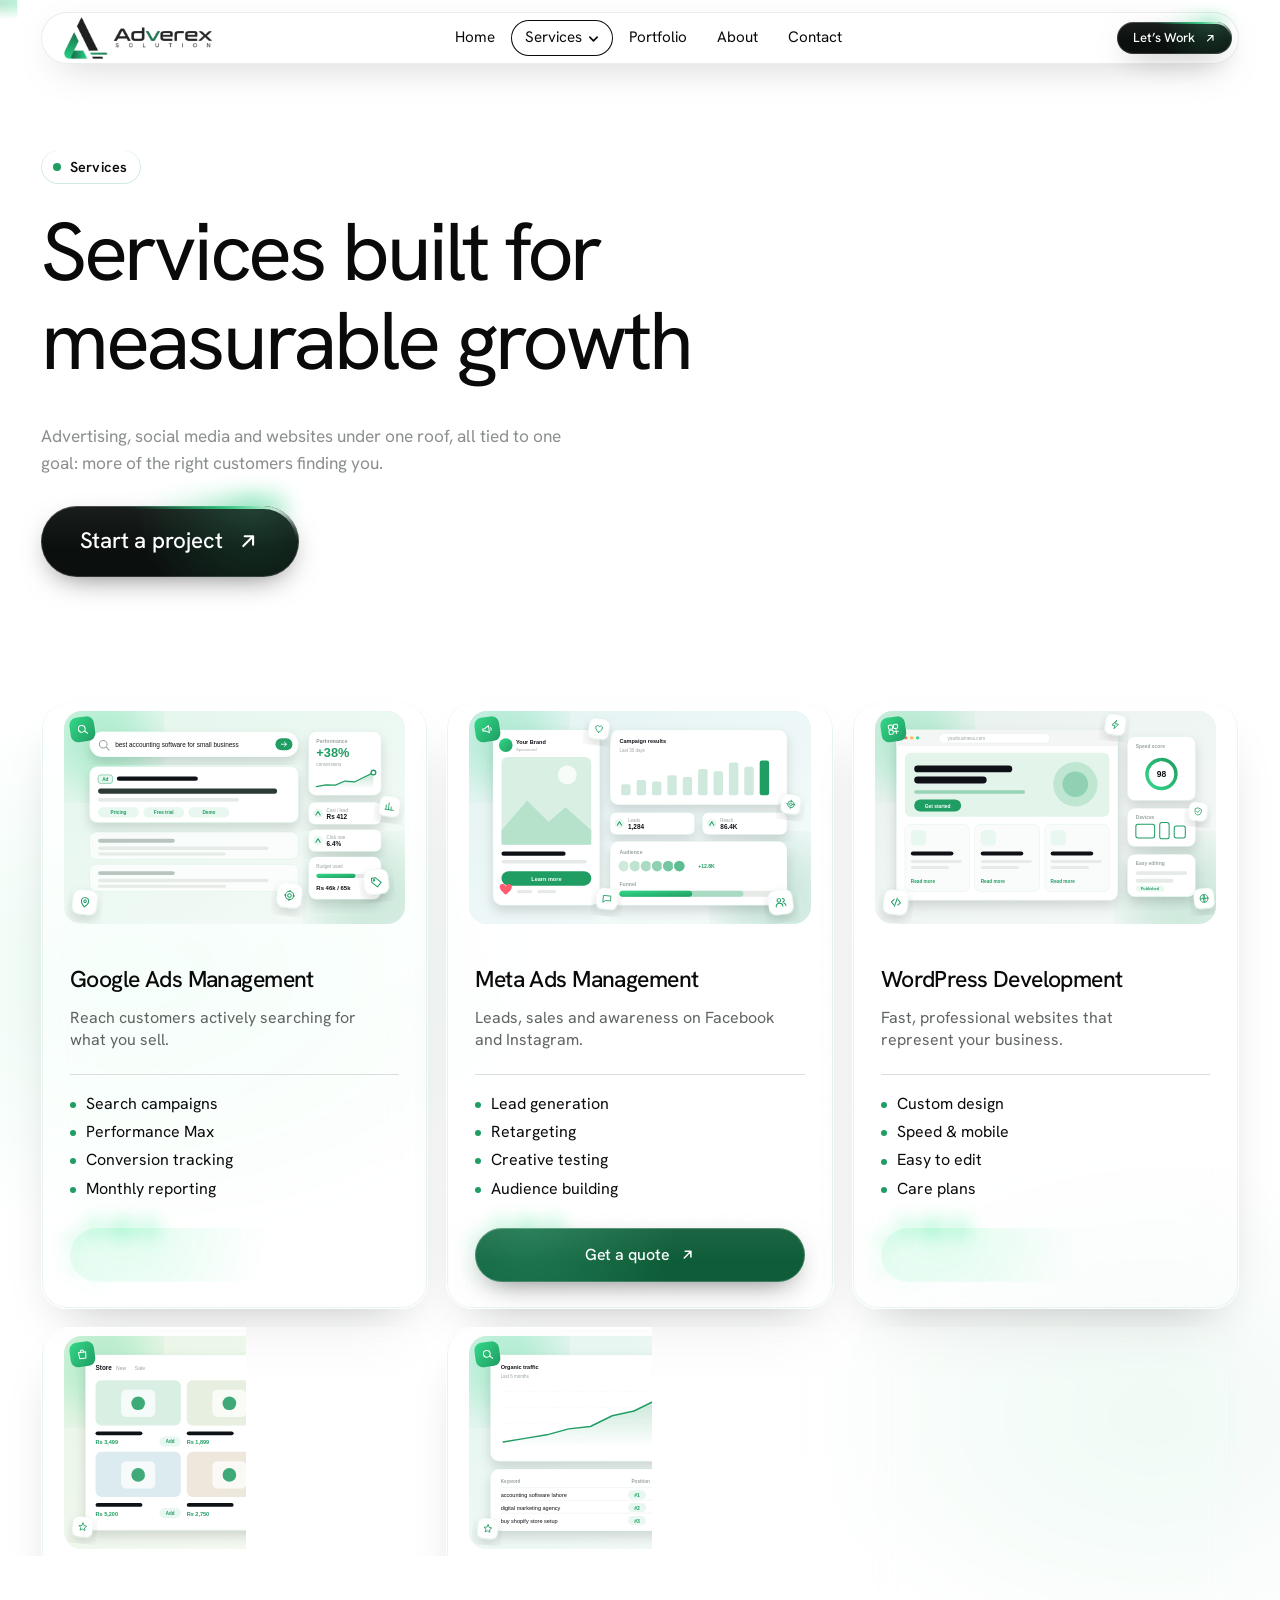
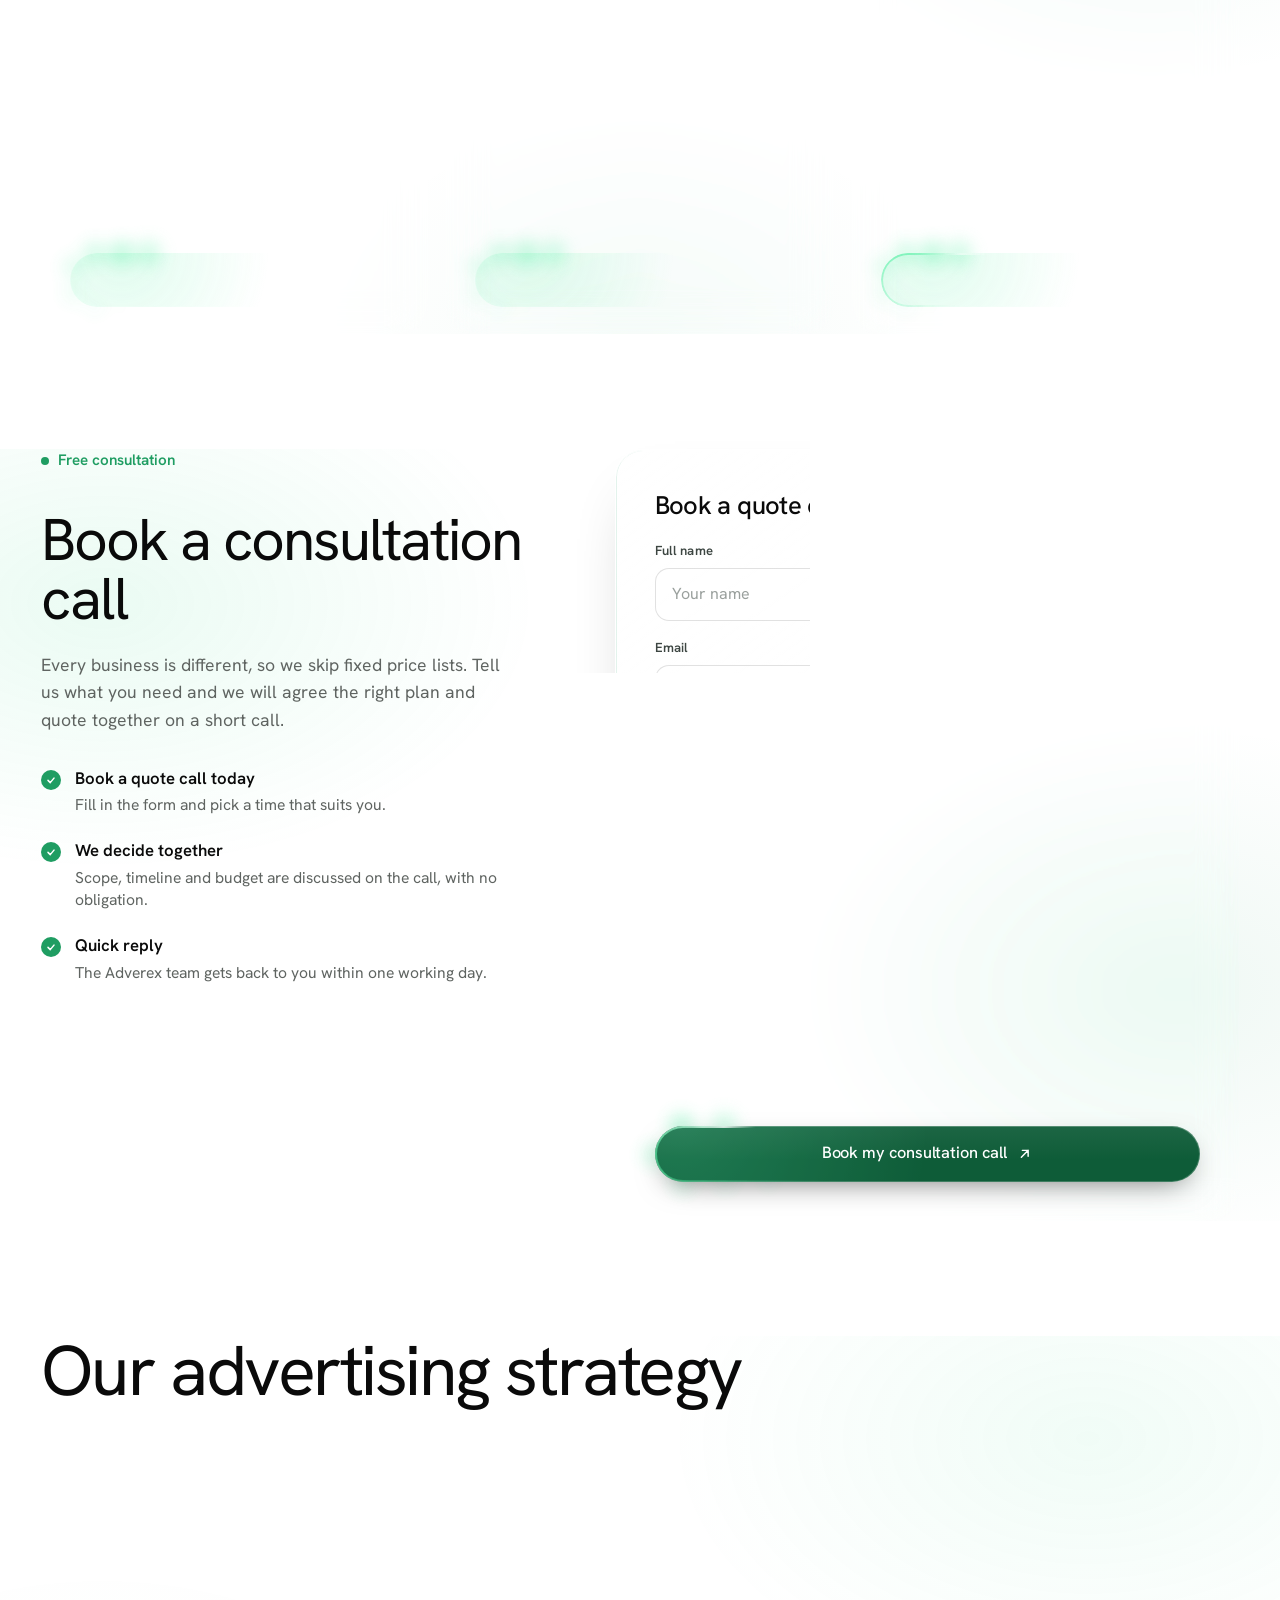
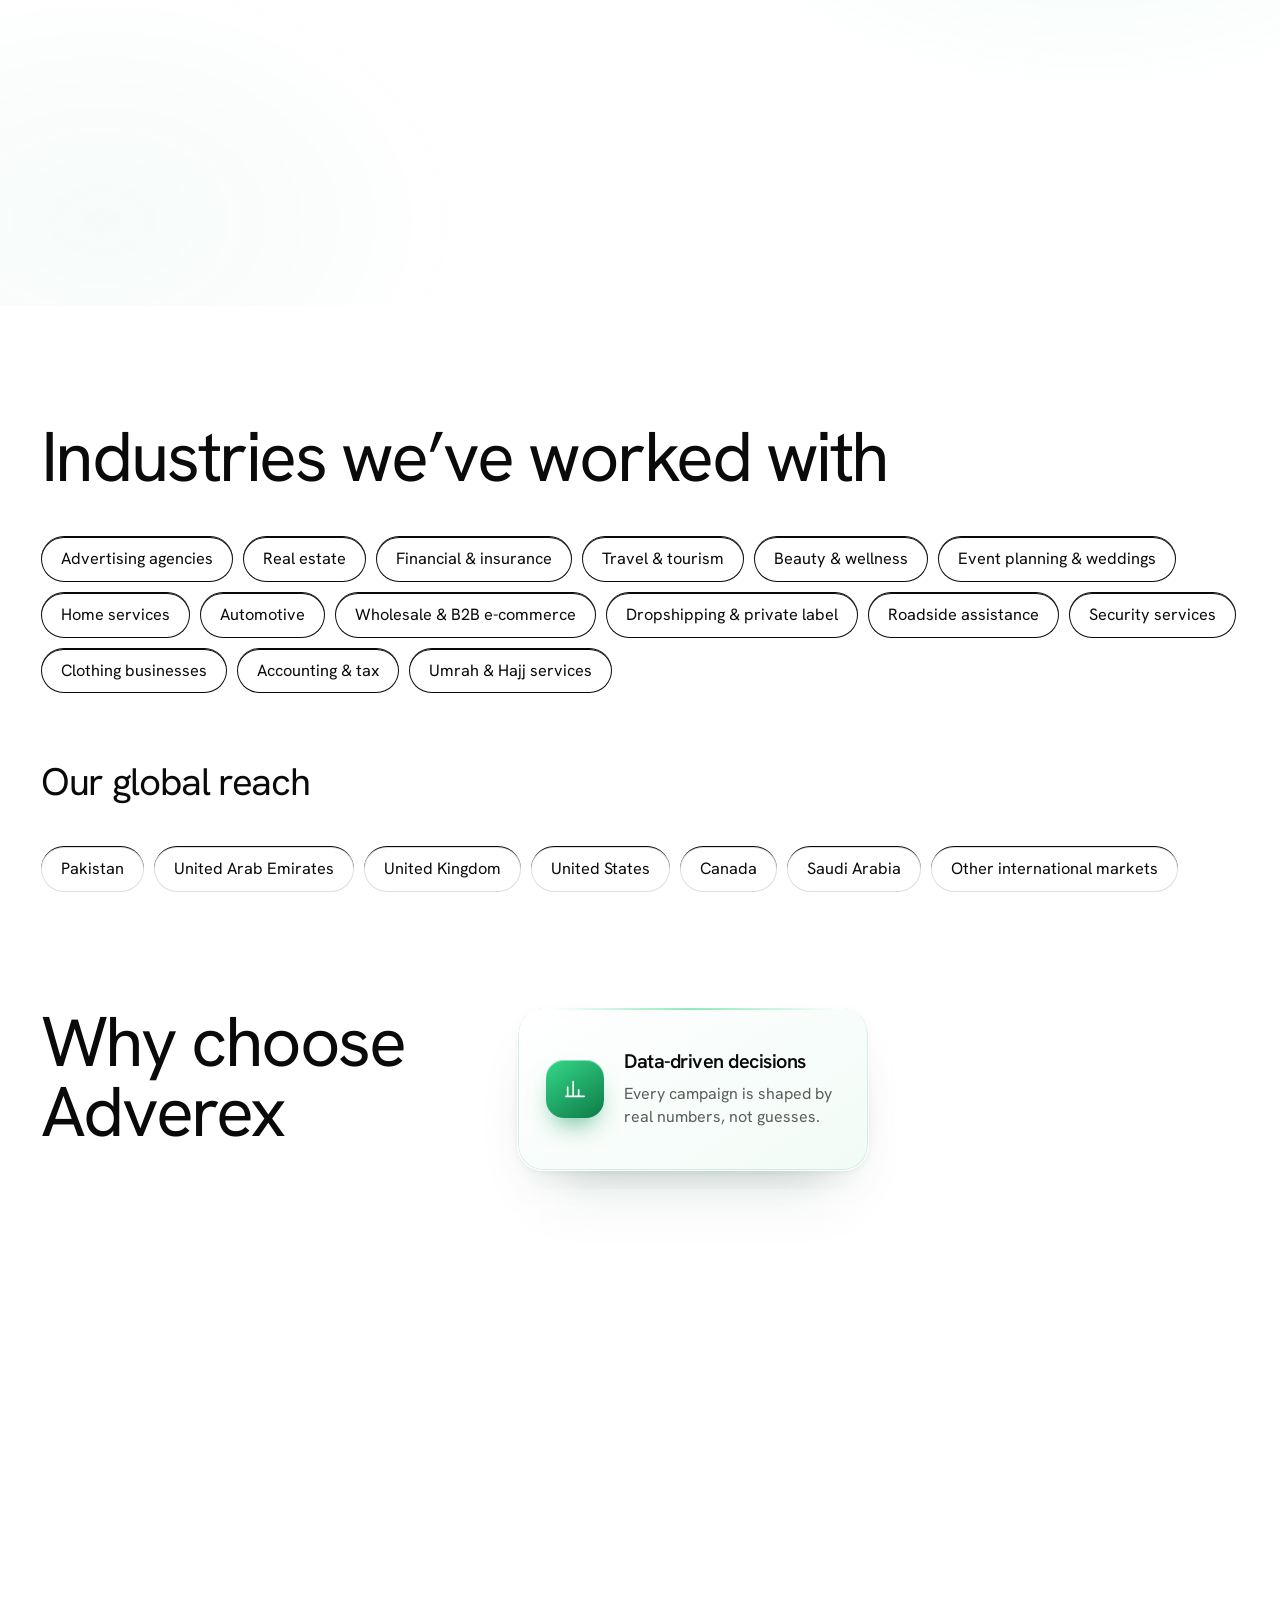
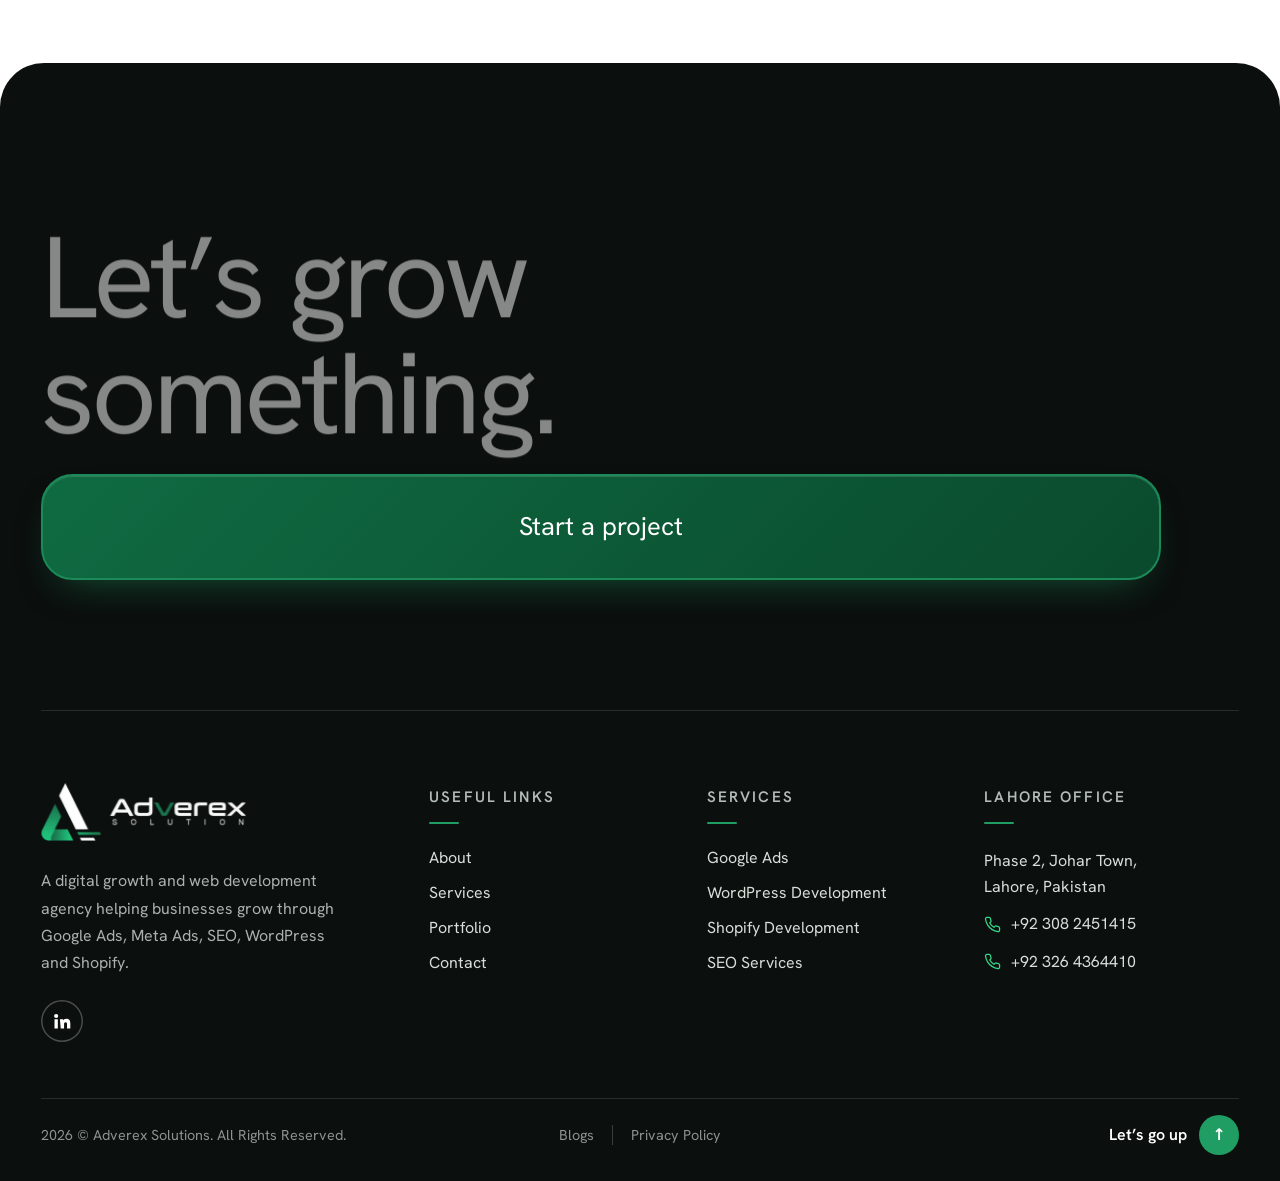
<file: services.html>
<!DOCTYPE html>
<html lang="en">
<head>
<meta charset="utf-8">
<meta name="viewport" content="width=device-width, initial-scale=1">
<title>Services — Adverex Solution</title>
<meta name="description" content="Google Ads, Meta Ads, social media management, WordPress, Shopify, SEO and landing page services from Adverex Solution.">
<link rel="preconnect" href="https://fonts.googleapis.com">
<link rel="preconnect" href="https://fonts.gstatic.com" crossorigin>
<link href="https://fonts.googleapis.com/css2?family=Hanken+Grotesk:wght@300;400;500;600&display=swap" rel="stylesheet">
<link rel="stylesheet" href="assets/style.css">
</head>
<body class="page-services">
<div class="dot" id="dot" aria-hidden="true"></div>

<header class="site">
  <a class="logo" href="index.html" aria-label="Adverex Solution home"><img class="lg lg-d" src="assets/logo-dark.png" alt="Adverex Solution" width="148" height="42"><img class="lg lg-l" src="assets/logo-light.png" alt="" aria-hidden="true" width="148" height="42"></a>
  <nav class="links" id="nav" aria-label="Main">
    <a href="index.html">Home</a>
    <div class="dd"><a href="services.html" aria-haspopup="true" aria-current="page">Services <svg viewBox="0 0 12 12" fill="none" stroke="currentColor" stroke-width="1.8" stroke-linecap="round" stroke-linejoin="round" aria-hidden="true"><path d="M2 4.5l4 4 4-4"/></svg></a>
      <div class="mega"><div class="mg"><div><h5>Advertising</h5><ul><li><a href="services.html#strategy"><i style="--b:#4285F4"><svg viewBox="0 0 24 24"><path d="M3.9998 22.9291C1.7908 22.9291 0 21.1383 0 18.9293s1.7908-3.9998 3.9998-3.9998 3.9998 1.7908 3.9998 3.9998-1.7908 3.9998-3.9998 3.9998zm19.4643-6.0004L15.4632 3.072C14.3586 1.1587 11.9121.5028 9.9988 1.6074S7.4295 5.1585 8.5341 7.0718l8.0009 13.8567c1.1046 1.9133 3.5511 2.5679 5.4644 1.4646 1.9134-1.1046 2.568-3.5511 1.4647-5.4644zM7.5137 4.8438L1.5645 15.1484A4.5 4.5 0 0 1 4 14.4297c2.5597-.0075 4.6248 2.1585 4.4941 4.7148l3.2168-5.5723-3.6094-6.25c-.4499-.7793-.6322-1.6394-.5878-2.4784z"/></svg></i><span><b>Google Ads</b><em>Search leads that convert</em></span></a></li><li><a href="services.html#strategy"><i style="--b:#3b8cff"><svg viewBox="0 0 24 24"><path d="M6.915 4.03c-1.968 0-3.683 1.28-4.871 3.113C.704 9.208 0 11.883 0 14.449c0 .706.07 1.369.21 1.973a6.624 6.624 0 0 0 .265.86 5.297 5.297 0 0 0 .371.761c.696 1.159 1.818 1.927 3.593 1.927 1.497 0 2.633-.671 3.965-2.444.76-1.012 1.144-1.626 2.663-4.32l.756-1.339.186-.325c.061.1.121.196.183.3l2.152 3.595c.724 1.21 1.665 2.556 2.47 3.314 1.046.987 1.992 1.22 3.06 1.22 1.075 0 1.876-.355 2.455-.843a3.743 3.743 0 0 0 .81-.973c.542-.939.861-2.127.861-3.745 0-2.72-.681-5.357-2.084-7.45-1.282-1.912-2.957-2.93-4.716-2.93-1.047 0-2.088.467-3.053 1.308-.652.57-1.257 1.29-1.82 2.05-.69-.875-1.335-1.547-1.958-2.056-1.182-.966-2.315-1.303-3.454-1.303zm10.16 2.053c1.147 0 2.188.758 2.992 1.999 1.132 1.748 1.647 4.195 1.647 6.4 0 1.548-.368 2.9-1.839 2.9-.58 0-1.027-.23-1.664-1.004-.496-.601-1.343-1.878-2.832-4.358l-.617-1.028a44.908 44.908 0 0 0-1.255-1.98c.07-.109.141-.224.211-.327 1.12-1.667 2.118-2.602 3.358-2.602zm-10.201.553c1.265 0 2.058.791 2.675 1.446.307.327.737.871 1.234 1.579l-1.02 1.566c-.757 1.163-1.882 3.017-2.837 4.338-1.191 1.649-1.81 1.817-2.486 1.817-.524 0-1.038-.237-1.383-.794-.263-.426-.464-1.13-.464-2.046 0-2.221.63-4.535 1.66-6.088.454-.687.964-1.226 1.533-1.533a2.264 2.264 0 0 1 1.088-.285z"/></svg></i><span><b>Meta Ads</b><em>Facebook &amp; Instagram</em></span></a></li></ul></div><div><h5>Websites</h5><ul><li><a href="services.html#web-packages"><i style="--b:#4aa3d6"><svg viewBox="0 0 24 24"><path d="M21.469 6.825c.84 1.537 1.318 3.3 1.318 5.175 0 3.979-2.156 7.456-5.363 9.325l3.295-9.527c.615-1.54.82-2.771.82-3.864 0-.405-.026-.78-.07-1.11m-7.981.105c.647-.03 1.232-.105 1.232-.105.582-.075.514-.93-.067-.899 0 0-1.755.135-2.88.135-1.064 0-2.85-.15-2.85-.15-.585-.03-.661.855-.075.885 0 0 .54.061 1.125.09l1.68 4.605-2.37 7.08L5.354 6.9c.649-.03 1.234-.1 1.234-.1.585-.075.516-.93-.065-.896 0 0-1.746.138-2.874.138-.2 0-.438-.008-.69-.015C4.911 3.15 8.235 1.215 12 1.215c2.809 0 5.365 1.072 7.286 2.833-.046-.003-.091-.009-.141-.009-1.06 0-1.812.923-1.812 1.914 0 .89.513 1.643 1.06 2.531.411.72.89 1.643.89 2.977 0 .915-.354 1.994-.821 3.479l-1.075 3.585-3.9-11.61.001.014zM12 22.784c-1.059 0-2.081-.153-3.048-.437l3.237-9.406 3.315 9.087c.024.053.05.101.078.149-1.12.393-2.325.609-3.582.609M1.211 12c0-1.564.336-3.05.935-4.39L7.29 21.709C3.694 19.96 1.212 16.271 1.211 12M12 0C5.385 0 0 5.385 0 12s5.385 12 12 12 12-5.385 12-12S18.615 0 12 0"/></svg></i><span><b>WordPress</b><em>Fast, editable sites</em></span></a></li><li><a href="services.html#web-packages"><i style="--b:#7AB55C"><svg viewBox="0 0 24 24"><path d="M15.337 23.979l7.216-1.561s-2.604-17.613-2.625-17.73c-.018-.116-.114-.192-.211-.192s-1.929-.136-1.929-.136-1.275-1.274-1.439-1.411c-.045-.037-.075-.057-.121-.074l-.914 21.104h.023zM11.71 11.305s-.81-.424-1.774-.424c-1.447 0-1.504.906-1.504 1.141 0 1.232 3.24 1.715 3.24 4.629 0 2.295-1.44 3.76-3.406 3.76-2.354 0-3.54-1.465-3.54-1.465l.646-2.086s1.245 1.066 2.28 1.066c.675 0 .975-.545.975-.932 0-1.619-2.654-1.694-2.654-4.359-.034-2.237 1.571-4.416 4.827-4.416 1.257 0 1.875.361 1.875.361l-.945 2.715-.02.01zM11.17.83c.136 0 .271.038.405.135-.984.465-2.064 1.639-2.508 3.992-.656.213-1.293.405-1.889.578C7.697 3.75 8.951.84 11.17.84V.83zm1.235 2.949v.135c-.754.232-1.583.484-2.394.736.466-1.777 1.333-2.645 2.085-2.971.193.501.309 1.176.309 2.1zm.539-2.234c.694.074 1.141.867 1.429 1.755-.349.114-.735.231-1.158.366v-.252c0-.752-.096-1.371-.271-1.871v.002zm2.992 1.289c-.02 0-.06.021-.078.021s-.289.075-.714.21c-.423-1.233-1.176-2.37-2.508-2.37h-.115C12.135.209 11.669 0 11.265 0 8.159 0 6.675 3.877 6.21 5.846c-1.194.365-2.063.636-2.16.674-.675.213-.694.232-.772.87-.075.462-1.83 14.063-1.83 14.063L15.009 24l.927-21.166z"/></svg></i><span><b>Shopify</b><em>Stores that sell</em></span></a></li><li><a href="services.html#web-packages"><i style="--b:#34d889"><svg viewBox="0 0 24 24" class="gen"><rect x="3" y="4" width="18" height="14" rx="2"/><path d="M3 9h18M8 14h5"/></svg></i><span><b>Landing pages</b><em>Built for one goal</em></span></a></li></ul></div><div><h5>Growth</h5><ul><li><a href="services.html#strategy"><i style="--b:#458CF5"><svg viewBox="0 0 24 24"><path d="M8.548 1.156L6.832 2.872v1.682h1.716zm0 3.398v.035H6.832v-.035H3.386L0 7.844v3.577h2.826V8.94c0-.525.429-.954.954-.954h16.476c.525 0 .954.43.954.954v2.48h2.754V7.844l-3.386-3.29H17.3v.035h-1.717v-.035zm7.035 0H17.3V2.872l-1.717-1.716zM8.679 1.188V2.84h6.773V1.188zm11.471 7.07a.834.834 0 00-.132.01l-.543.002c-5.216.014-10.432-.008-15.648.01-.435-.063-.794.436-.716.883v2.264h17.812c-.016-.888.045-1.782-.034-2.666-.104-.342-.427-.502-.739-.502zm-15.422.634a.689.698 0 01.689.698.689.698 0 01-.689.697.689.698 0 01-.688-.697.689.698 0 01.688-.698zm2.134 0a.689.698 0 01.689.698.689.698 0 01-.689.697.689.698 0 01-.688-.697.689.698 0 01.688-.698zM.036 11.645v9.156c0 1.05.858 1.908 1.907 1.908h.883V11.645zm21.174 0v11.064h.882c1.05 0 1.908-.858 1.908-1.908v-9.156zM4.057 13.133v6.85h6.137v-6.85zm13.243.021v3.777l-1.708.977-1.708-.977v-3.758a4.006 4.006 0 000 7.23v2.441h3.457v-2.442a4.006 4.006 0 00-.041-7.248zm-13.243 8.26v1.43h7.925v-1.43z"/></svg></i><span><b>On-page SEO</b><em>Rank for what you sell</em></span></a></li><li><a href="services.html#strategy"><i style="--b:#F44B21"><svg viewBox="0 0 24 24"><path d="M12 0l5.5 3.5v5H20v3h-2.25l2 12.5H4.25l2-12.5H4v-3h2.5V3.53zm2.94 13.25l-6.22 2.26L8 20.04l7.5-2.75zM12 3.56L9.5 5.17V8.5h5V5.15Z"/></svg></i><span><b>Technical SEO</b><em>Speed &amp; crawlability</em></span></a></li><li><a href="services.html#reviews"><i style="--b:#4285F4"><svg viewBox="0 0 24 24"><path d="M19.527 4.799c1.212 2.608.937 5.678-.405 8.173-1.101 2.047-2.744 3.74-4.098 5.614-.619.858-1.244 1.75-1.669 2.727-.141.325-.263.658-.383.992-.121.333-.224.673-.34 1.008-.109.314-.236.684-.627.687h-.007c-.466-.001-.579-.53-.695-.887-.284-.874-.581-1.713-1.019-2.525-.51-.944-1.145-1.817-1.79-2.671L19.527 4.799zM8.545 7.705l-3.959 4.707c.724 1.54 1.821 2.863 2.871 4.18.247.31.494.622.737.936l4.984-5.925-.029.01c-1.741.601-3.691-.291-4.392-1.987a3.377 3.377 0 0 1-.209-.716c-.063-.437-.077-.761-.004-1.198l.001-.007zM5.492 3.149l-.003.004c-1.947 2.466-2.281 5.88-1.117 8.77l4.785-5.689-.058-.05-3.607-3.035zM14.661.436l-3.838 4.563a.295.295 0 0 1 .027-.01c1.6-.551 3.403.15 4.22 1.626.176.319.323.683.377 1.045.068.446.085.773.012 1.22l-.003.016 3.836-4.561A8.382 8.382 0 0 0 14.67.439l-.009-.003zM9.466 5.868L14.162.285l-.047-.012A8.31 8.31 0 0 0 11.986 0a8.439 8.439 0 0 0-6.169 2.766l-.016.018 3.665 3.084z"/></svg></i><span><b>Local SEO</b><em>Win nearby searches</em></span></a></li></ul></div></div><div class="mf"><span>230+ leads from one campaign</span><a class="vs-shimmer-border sbtn mgcta" href="services.html">Explore all services <svg viewBox="0 0 16 16" width="14" height="14" aria-hidden="true"><path d="M4.5 11.5 11.5 4.5M5.5 4.5h6v6" fill="none" stroke="currentColor" stroke-width="1.5" stroke-linecap="round" stroke-linejoin="round"/></svg></a></div></div>
    </div>
    <a href="portfolio.html">Portfolio</a><a href="about.html">About</a><a href="contact.html">Contact</a>
  </nav>
  <div class="right">
    <a class="vs-shimmer-border sbtn navcta" href="contact.html">Let&rsquo;s Work <svg viewBox="0 0 16 16" width="15" height="15" aria-hidden="true"><path d="M4.5 11.5 11.5 4.5M5.5 4.5h6v6" fill="none" stroke="currentColor" stroke-width="1.5" stroke-linecap="round" stroke-linejoin="round"/></svg></a>
    <button class="mbtn" id="mbtn" type="button" aria-controls="nav" aria-expanded="false">Menu</button>
  </div>
</header>

<main id="top">
<section class="hero phero ph-sv">
  <div class="pad"><div class="phwrap">
    <span class="eyebrow">Services</span>
    <h1 class="big" id="h1">
      <span class="row"><span class="ln">Services built for</span></span>
      <span class="row"><span class="ln">measurable growth</span></span>
    </h1>
    <div class="sub">
      <p>Advertising, social media and websites under one roof, all tied to one goal: more of the right customers finding you.</p>
      <a class="vs-shimmer-border sbtn phbtn" href="contact.html">Start a project <svg viewBox="0 0 16 16" width="18" height="18" aria-hidden="true"><path d="M4.5 11.5 11.5 4.5M5.5 4.5h6v6" fill="none" stroke="currentColor" stroke-width="1.5" stroke-linecap="round" stroke-linejoin="round"/></svg></a>
    </div>
  </div></div>
</section>

<section class="sec pad" aria-labelledby="sv-h">
  <h2 class="sr" id="sv-h">What we do</h2>
  <div class="sgrid">
    <article class="sc rv"><div class="si"><img src="assets/web/th-google.svg" alt="Google Ads Management" loading="lazy" decoding="async" ></div><h3>Google Ads Management</h3><p>Reach customers actively searching for what you sell.</p><ul><li>Search campaigns</li><li>Performance Max</li><li>Conversion tracking</li><li>Monthly reporting</li></ul><a class="vs-shimmer-border sbtn sl" href="contact.html">Get a quote <svg viewBox="0 0 16 16" width="15" height="15" aria-hidden="true"><path d="M4.5 11.5 11.5 4.5M5.5 4.5h6v6" fill="none" stroke="currentColor" stroke-width="1.6" stroke-linecap="round" stroke-linejoin="round"/></svg></a></article>
    <article class="sc rv"><div class="si"><img src="assets/web/th-meta.svg" alt="Meta Ads Management" loading="lazy" decoding="async" ></div><h3>Meta Ads Management</h3><p>Leads, sales and awareness on Facebook and Instagram.</p><ul><li>Lead generation</li><li>Retargeting</li><li>Creative testing</li><li>Audience building</li></ul><a class="vs-shimmer-border sbtn sl" href="contact.html">Get a quote <svg viewBox="0 0 16 16" width="15" height="15" aria-hidden="true"><path d="M4.5 11.5 11.5 4.5M5.5 4.5h6v6" fill="none" stroke="currentColor" stroke-width="1.6" stroke-linecap="round" stroke-linejoin="round"/></svg></a></article>
    <article class="sc rv"><div class="si"><img src="assets/web/th-wordpress.svg" alt="WordPress Development" loading="lazy" decoding="async" ></div><h3>WordPress Development</h3><p>Fast, professional websites that represent your business.</p><ul><li>Custom design</li><li>Speed & mobile</li><li>Easy to edit</li><li>Care plans</li></ul><a class="vs-shimmer-border sbtn sl" href="contact.html">Get a quote <svg viewBox="0 0 16 16" width="15" height="15" aria-hidden="true"><path d="M4.5 11.5 11.5 4.5M5.5 4.5h6v6" fill="none" stroke="currentColor" stroke-width="1.6" stroke-linecap="round" stroke-linejoin="round"/></svg></a></article>
    <article class="sc rv"><div class="si"><img src="assets/web/th-shopify.svg" alt="Shopify Development" loading="lazy" decoding="async" ></div><h3>Shopify Development</h3><p>Custom stores built for smooth shopping and growth.</p><ul><li>Store setup</li><li>Theme customisation</li><li>Checkout</li><li>Product pages</li></ul><a class="vs-shimmer-border sbtn sl" href="contact.html">Get a quote <svg viewBox="0 0 16 16" width="15" height="15" aria-hidden="true"><path d="M4.5 11.5 11.5 4.5M5.5 4.5h6v6" fill="none" stroke="currentColor" stroke-width="1.6" stroke-linecap="round" stroke-linejoin="round"/></svg></a></article>
    <article class="sc rv"><div class="si"><img src="assets/web/th-seo.svg" alt="SEO" loading="lazy" decoding="async" ></div><h3>SEO</h3><p>Better rankings and qualified traffic from search.</p><ul><li>On-page SEO</li><li>Technical SEO</li><li>Content</li><li>Local SEO</li></ul><a class="vs-shimmer-border sbtn sl" href="contact.html">Get a quote <svg viewBox="0 0 16 16" width="15" height="15" aria-hidden="true"><path d="M4.5 11.5 11.5 4.5M5.5 4.5h6v6" fill="none" stroke="currentColor" stroke-width="1.6" stroke-linecap="round" stroke-linejoin="round"/></svg></a></article>
    <article class="sc rv"><div class="si"><img src="assets/web/th-landing.svg" alt="Landing Page Design" loading="lazy" decoding="async" ></div><h3>Landing Page Design</h3><p>Pages built to turn ad clicks into enquiries.</p><ul><li>Conversion design</li><li>Fast loading</li><li>A/B ready</li><li>Form & call tracking</li></ul><a class="vs-shimmer-border sbtn sl" href="contact.html">Get a quote <svg viewBox="0 0 16 16" width="15" height="15" aria-hidden="true"><path d="M4.5 11.5 11.5 4.5M5.5 4.5h6v6" fill="none" stroke="currentColor" stroke-width="1.6" stroke-linecap="round" stroke-linejoin="round"/></svg></a></article>
  </div>
</section>

<section class="sec pad bk" id="book" aria-labelledby="bk-h">
  <span id="plans" class="bk-anchor"></span><span id="web-packages" class="bk-anchor"></span><span id="reviews" class="bk-anchor"></span>
  <div class="bk-grid">
    <div class="bk-copy">
      <span class="eyebrow">Free consultation</span>
      <h2 class="big sec-h" id="bk-h">Book a consultation call</h2>
      <p class="bk-lead">Every business is different, so we skip fixed price lists. Tell us what you need and we will agree the right plan and quote together on a short call.</p>
      <ul class="bk-points">
        <li><b>Book a quote call today</b><span>Fill in the form and pick a time that suits you.</span></li>
        <li><b>We decide together</b><span>Scope, timeline and budget are discussed on the call, with no obligation.</span></li>
        <li><b>Quick reply</b><span>The Adverex team gets back to you within one working day.</span></li>
      </ul>
    </div>
    <form class="bk-form" id="bkform" novalidate>
      <h3>Book a quote call today</h3>
      <div class="bk-row">
        <label class="bk-f"><span>Full name</span><input type="text" name="name" placeholder="Your name" autocomplete="name" required></label>
        <label class="bk-f"><span>Phone / WhatsApp</span><input type="tel" name="phone" placeholder="+92 300 0000000" autocomplete="tel" required></label>
      </div>
      <div class="bk-row">
        <label class="bk-f"><span>Email</span><input type="email" name="email" placeholder="you@company.com" autocomplete="email"></label>
        <label class="bk-f"><span>Company name</span><input type="text" name="company" placeholder="Your business" autocomplete="organization"></label>
      </div>
      <fieldset class="bk-opts"><legend>I am interested in</legend>
        <div class="opts"><label><input type="checkbox"><span>Google Ads</span></label><label><input type="checkbox"><span>Meta Ads</span></label><label><input type="checkbox"><span>Social media</span></label><label><input type="checkbox"><span>WordPress</span></label><label><input type="checkbox"><span>Shopify</span></label><label><input type="checkbox"><span>SEO</span></label><label><input type="checkbox"><span>Landing page</span></label><label><input type="checkbox"><span>Not sure yet</span></label></div>
      </fieldset>
      <div class="bk-row">
        <label class="bk-f bk-sel"><span>Preferred call time</span><select name="time"><option value="">Any time works</option><option>Morning (9am to 12pm)</option><option>Afternoon (12pm to 5pm)</option><option>Evening (5pm to 8pm)</option></select></label>
        <label class="bk-f"><span>Preferred day</span><input type="text" name="day" placeholder="e.g. Monday or this week"></label>
      </div>
      <label class="bk-f"><span>Tell us about your project <em>(optional)</em></span><textarea name="msg" rows="3" placeholder="Goals, website, current ads, anything useful"></textarea></label>
      <a class="vs-shimmer-border sbtn bk-send" href="#book" role="button" id="bksend">Book my consultation call <svg viewBox="0 0 16 16" width="15" height="15" aria-hidden="true"><path d="M4.5 11.5 11.5 4.5M5.5 4.5h6v6" fill="none" stroke="currentColor" stroke-width="1.5" stroke-linecap="round" stroke-linejoin="round"/></svg></a>
      <p class="bk-err" id="bkerr" role="alert"></p>
      <p class="bk-ok" id="bkok" role="status">Thank you! Your request is ready in WhatsApp. Press send there and the Adverex team will confirm your call shortly.</p>
    </form>
  </div>
</section>
<section class="sec pad" id="strategy" aria-labelledby="pr-h">
  <h2 class="big sec-h" id="pr-h">Our advertising strategy</h2>
  <div class="steps s6">
    <div class="step rv"><span class="sic" role="img" aria-label="Step 01"><svg viewBox="0 0 32 32" width="30" height="30" fill="none" stroke="currentColor" stroke-width="1.6" stroke-linecap="round" stroke-linejoin="round" aria-hidden="true"><circle cx="14" cy="14" r="8.5"/><path d="m20.5 20.5 6 6"/><path d="M10 17.5v-3M14 17.5v-6M18 17.5v-4"/></svg></span><h3>Market &amp; competitor research</h3><p>We study your market and who you are up against before spending anything.</p></div>
    <div class="step rv"><span class="sic" role="img" aria-label="Step 02"><svg viewBox="0 0 32 32" width="30" height="30" fill="none" stroke="currentColor" stroke-width="1.6" stroke-linecap="round" stroke-linejoin="round" aria-hidden="true"><path d="M4.5 6h23l-8.5 10v7.5l-6 3V16z"/><path d="M9 11h14" opacity=".45"/></svg></span><h3>Funnel &amp; offer strategy</h3><p>We shape the offer and the funnel so ad clicks have somewhere good to land.</p></div>
    <div class="step rv"><span class="sic" role="img" aria-label="Step 03"><svg viewBox="0 0 32 32" width="30" height="30" fill="none" stroke="currentColor" stroke-width="1.6" stroke-linecap="round" stroke-linejoin="round" aria-hidden="true"><rect x="3.5" y="7" width="11" height="18" rx="3"/><rect x="17.5" y="7" width="11" height="18" rx="3"/><path d="M7 14.5h4M7 18.5h2.5M20.5 17l2 2 3.5-4.5"/></svg></span><h3>Ad creative &amp; copy testing</h3><p>Several creatives and copy angles run side by side so the winner shows itself.</p></div>
    <div class="step rv"><span class="sic" role="img" aria-label="Step 04"><svg viewBox="0 0 32 32" width="30" height="30" fill="none" stroke="currentColor" stroke-width="1.6" stroke-linecap="round" stroke-linejoin="round" aria-hidden="true"><circle cx="16" cy="16" r="10"/><circle cx="16" cy="16" r="5.2"/><circle cx="16" cy="16" r="1.2" fill="currentColor"/><path d="M16 2.5v4M16 25.5v4M2.5 16h4M25.5 16h4"/></svg></span><h3>Conversion tracking setup</h3><p>Calls, forms and sales are tracked, so every rupee has a result next to it.</p></div>
    <div class="step rv"><span class="sic" role="img" aria-label="Step 05"><svg viewBox="0 0 32 32" width="30" height="30" fill="none" stroke="currentColor" stroke-width="1.6" stroke-linecap="round" stroke-linejoin="round" aria-hidden="true"><path d="M5 9h22M5 16h22M5 23h22"/><circle cx="20" cy="9" r="3" fill="var(--ic-bg,#fff)"/><circle cx="11" cy="16" r="3" fill="var(--ic-bg,#fff)"/><circle cx="22" cy="23" r="3" fill="var(--ic-bg,#fff)"/></svg></span><h3>Daily optimisation</h3><p>Budgets, audiences and bids are checked daily, not monthly.</p></div>
    <div class="step rv"><span class="sic" role="img" aria-label="Step 06"><svg viewBox="0 0 32 32" width="30" height="30" fill="none" stroke="currentColor" stroke-width="1.6" stroke-linecap="round" stroke-linejoin="round" aria-hidden="true"><path d="M4.5 27.5h23"/><rect x="6" y="19" width="4.5" height="8.5" rx="1.2"/><rect x="13.75" y="14" width="4.5" height="13.5" rx="1.2"/><rect x="21.5" y="9" width="4.5" height="18.5" rx="1.2"/><path d="m6 12 6.5-5.5 4.5 3.5 8-7M20 3h5.5v5.5"/></svg></span><h3>Scaling winning campaigns</h3><p>Once something works, we scale it carefully while cost per lead stays healthy.</p></div>
  </div>
</section>

<section class="sec pad" aria-labelledby="ind-h">
  <h2 class="big sec-h" id="ind-h">Industries we&rsquo;ve worked with</h2>
  <div class="chips"><span class="rv">Advertising agencies</span><span class="rv">Real estate</span><span class="rv">Financial &amp; insurance</span><span class="rv">Travel &amp; tourism</span><span class="rv">Beauty &amp; wellness</span><span class="rv">Event planning &amp; weddings</span><span class="rv">Home services</span><span class="rv">Automotive</span><span class="rv">Wholesale &amp; B2B e-commerce</span><span class="rv">Dropshipping &amp; private label</span><span class="rv">Roadside assistance</span><span class="rv">Security services</span><span class="rv">Clothing businesses</span><span class="rv">Accounting &amp; tax</span><span class="rv">Umrah &amp; Hajj services</span></div>
  <h3 class="big" style="font-size:clamp(1.6rem,3vw,2.6rem);margin-top:70px">Our global reach</h3>
  <div class="chips g"><span class="rv">Pakistan</span><span class="rv">United Arab Emirates</span><span class="rv">United Kingdom</span><span class="rv">United States</span><span class="rv">Canada</span><span class="rv">Saudi Arabia</span><span class="rv">Other international markets</span></div>
</section>

<section class="sec pad why" aria-labelledby="wy-h">
  <h2 class="big sec-h" id="wy-h">Why choose Adverex</h2>
  <ul class="wl wl-cards"><li class="rv"><i aria-hidden="true"><svg viewBox="0 0 24 24" width="22" height="22" fill="none" stroke="currentColor" stroke-width="1.8" stroke-linecap="round" stroke-linejoin="round"><path d="M4 20V10M10 20V4M16 20v-7M22 20H2"/></svg></i><div><b>Data-driven decisions</b><span>Every campaign is shaped by real numbers, not guesses.</span></div></li><li class="rv"><i aria-hidden="true"><svg viewBox="0 0 24 24" width="22" height="22" fill="none" stroke="currentColor" stroke-width="1.8" stroke-linecap="round" stroke-linejoin="round"><path d="M3 17l6-6 4 4 8-9M15 6h6v6"/></svg></i><div><b>Focus on ROI, not vanity metrics</b><span>We track leads and sales, not just likes and clicks.</span></div></li><li class="rv"><i aria-hidden="true"><svg viewBox="0 0 24 24" width="22" height="22" fill="none" stroke="currentColor" stroke-width="1.8" stroke-linecap="round" stroke-linejoin="round"><path d="M12 3l9 5-9 5-9-5 9-5zM3 13l9 5 9-5M3 17.5l9 5 9-5"/></svg></i><div><b>Combined Meta + Google Ads expertise</b><span>One team running both, so your budget works together.</span></div></li><li class="rv"><i aria-hidden="true"><svg viewBox="0 0 24 24" width="22" height="22" fill="none" stroke="currentColor" stroke-width="1.8" stroke-linecap="round" stroke-linejoin="round"><path d="M6 3h9l4 4v14H6zM14 3v5h5M9 13h7M9 17h5"/></svg></i><div><b>Transparent reporting</b><span>Clear monthly reports you can actually understand.</span></div></li><li class="rv"><i aria-hidden="true"><svg viewBox="0 0 24 24" width="22" height="22" fill="none" stroke="currentColor" stroke-width="1.8" stroke-linecap="round" stroke-linejoin="round"><circle cx="9" cy="8" r="4"/><path d="M2 21c0-4 3-7 7-7s7 3 7 7M16 11l2 2 4-4"/></svg></i><div><b>Dedicated campaign management</b><span>A named manager who knows your business and goals.</span></div></li></ul>
</section>

<section class="contact cta pad" id="contact" aria-labelledby="c-h">
  <h2 class="big" id="c-h">Let&rsquo;s grow<br>something.</h2>
  <a class="send" href="contact.html"><span class="t">Start a project<i aria-hidden="true">&nearr;</i></span></a>
</section>
</main>

<footer class="site" id="footer">
  <div class="ft">
    <div class="fabout">
      <a class="logo" href="index.html" aria-label="Adverex Solution home"><img class="lg lg-d" src="assets/logo-dark.png" alt="Adverex Solution" width="148" height="42"><img class="lg lg-l" src="assets/logo-light.png" alt="" aria-hidden="true" width="148" height="42"></a>
      <p>A digital growth and web development agency helping businesses grow through Google Ads, Meta Ads, SEO, WordPress and Shopify.</p>
      <div class="soc">
        <a href="https://www.linkedin.com/company/adverex-solution/" aria-label="Adverex on LinkedIn" rel="noopener"><svg viewBox="0 0 24 24" fill="currentColor" aria-hidden="true"><path d="M4.98 3.5A2.5 2.5 0 1 1 5 8.5a2.5 2.5 0 0 1-.02-5zM3 9.75h4V21H3zM9.5 9.75h3.8v1.6h.06c.53-1 1.84-2.05 3.8-2.05 4.06 0 4.84 2.67 4.84 6.14V21h-4v-4.9c0-1.17-.02-2.67-1.63-2.67-1.63 0-1.88 1.27-1.88 2.58V21h-4z"/></svg></a>
      </div>
    </div>
    <div><h4>Useful links</h4><ul><li><a href="about.html">About</a></li><li><a href="services.html">Services</a></li><li><a href="portfolio.html">Portfolio</a></li><li><a href="contact.html">Contact</a></li></ul></div>
    <div><h4>Services</h4><ul><li><a href="services.html#strategy">Google Ads</a></li><li><a href="services.html#web-packages">WordPress Development</a></li><li><a href="services.html#web-packages">Shopify Development</a></li><li><a href="services.html#strategy">SEO Services</a></li></ul></div>
    <div><h4>Lahore office</h4><address><span class="adr">Phase 2, Johar Town,<br>Lahore, Pakistan</span><a class="ln2" href="tel:+923082451415"><svg class="phi" viewBox="0 0 24 24" fill="none" stroke="currentColor" stroke-width="1.8" stroke-linecap="round" stroke-linejoin="round" aria-hidden="true"><path d="M22 16.92v3a2 2 0 0 1-2.18 2 19.79 19.79 0 0 1-8.63-3.07 19.5 19.5 0 0 1-6-6 19.79 19.79 0 0 1-3.07-8.67A2 2 0 0 1 4.11 2h3a2 2 0 0 1 2 1.72 12.84 12.84 0 0 0 .7 2.81 2 2 0 0 1-.45 2.11L8.09 9.91a16 16 0 0 0 6 6l1.27-1.27a2 2 0 0 1 2.11-.45 12.84 12.84 0 0 0 2.81.7A2 2 0 0 1 22 16.92z"/></svg>+92 308 2451415</a><a class="ln2" href="tel:+923264364410"><svg class="phi" viewBox="0 0 24 24" fill="none" stroke="currentColor" stroke-width="1.8" stroke-linecap="round" stroke-linejoin="round" aria-hidden="true"><path d="M22 16.92v3a2 2 0 0 1-2.18 2 19.79 19.79 0 0 1-8.63-3.07 19.5 19.5 0 0 1-6-6 19.79 19.79 0 0 1-3.07-8.67A2 2 0 0 1 4.11 2h3a2 2 0 0 1 2 1.72 12.84 12.84 0 0 0 .7 2.81 2 2 0 0 1-.45 2.11L8.09 9.91a16 16 0 0 0 6 6l1.27-1.27a2 2 0 0 1 2.11-.45 12.84 12.84 0 0 0 2.81.7A2 2 0 0 1 22 16.92z"/></svg>+92 326 4364410</a></address></div>
  </div>
  <div class="fbar">
    <span>2026 &copy; Adverex Solutions. All Rights Reserved.</span>
    <span class="legal"><a href="blogs.html">Blogs</a><a href="#">Privacy Policy</a></span>
    <a class="up" href="#top">Let&rsquo;s go up <i aria-hidden="true">&uarr;</i></a>
  </div>
</footer>


<script src="assets/shimmer.js"></script>
<script src="assets/app.js"></script>
<script src="assets/pricing.js" defer></script>
<script src="assets/motion.js"></script>
</body>
</html>
</file>
<file: assets/style.css>
:root{
  --ink:#0a0a0a;
  --muted:#8a8f8c;
  --line:#dcdedd;
  --soft:#f4f5f4;
  --accent:#1f9d62;        /* Adverex green */
  --accent-d:#155c3c;
  --font:"Hanken Grotesk",system-ui,-apple-system,"Segoe UI",sans-serif;
  --pad:clamp(20px,3.2vw,44px);
}
*{box-sizing:border-box;margin:0;padding:0}
html{scroll-behavior:auto;scrollbar-width:none;-ms-overflow-style:none}
html::-webkit-scrollbar,body::-webkit-scrollbar{display:none;width:0;height:0}
@media (prefers-reduced-motion:reduce){html{scroll-behavior:auto}}
body{font-family:var(--font);color:var(--ink);background:#fff;-webkit-font-smoothing:antialiased;overflow-x:hidden;line-height:1.4}
a{color:inherit;text-decoration:none}
button{font:inherit;color:inherit;background:none;border:0;cursor:pointer}
:focus-visible{outline:3px solid var(--accent);outline-offset:3px;border-radius:6px}
img,svg{display:block}
.pad{padding-inline:var(--pad)}
.big{font-weight:400;letter-spacing:-.035em;line-height:1}
.sr{position:absolute;left:-9999px}

/* ---------- preloader ---------- */
#pre{position:fixed;inset:0;z-index:200;background:#fff;display:grid;place-items:center;transition:transform .9s cubic-bezier(.7,0,.2,1)}
#pre.done{transform:translateY(-100%)}
#pre .c{font-size:clamp(4rem,14vw,11rem);font-weight:300;letter-spacing:-.05em;line-height:1}
#pre .c small{font-size:.35em;vertical-align:top;margin-left:.1em}
#pre .w{position:absolute;left:var(--pad);bottom:var(--pad);font-size:1.1rem;color:var(--muted)}
#pre .w b{color:var(--ink);font-weight:500}

/* ---------- cursor dot ---------- */
.dot{position:fixed;left:0;top:0;width:14px;height:14px;margin:-7px 0 0 -7px;border-radius:50%;background:var(--accent);pointer-events:none;z-index:150;opacity:0;transition:opacity .2s,width .25s,height .25s,margin .25s}
.dot.on{opacity:1}
.dot.big{width:64px;height:64px;margin:-32px 0 0 -32px;opacity:.88}
@media (pointer:coarse){.dot{display:none}}

/* ---------- header ---------- */
header.site{position:absolute;inset:0 0 auto 0;z-index:100;display:grid;grid-template-columns:1fr auto 1fr;align-items:center;height:76px;padding-inline:var(--pad);background:transparent}
.logo{display:inline-flex;align-items:baseline;font-size:1.7rem;font-weight:600;letter-spacing:-.06em}
.logo i{display:inline-block;width:.32em;height:.32em;background:var(--accent);margin-left:.04em;border-radius:2px}
.links{display:flex;gap:2px;font-size:.95rem;align-items:center}
.links>a,.dd>a{position:relative;display:inline-flex;align-items:center;gap:6px;padding:7px 14px;border-radius:36px;box-shadow:inset 0 0 0 1px transparent;transition:box-shadow .3s cubic-bezier(.445,.05,.55,.95)}
.links>a:hover,.links>a:focus-visible,.dd:hover>a,.dd:focus-within>a{box-shadow:inset 0 0 0 1px var(--ink)}
.dd{position:relative}
.dd>a svg{width:11px;height:11px;transition:transform .35s cubic-bezier(.19,1,.22,1)}
.dd:hover>a svg,.dd:focus-within>a svg{transform:rotate(180deg)}
.mega{position:absolute;left:50%;top:100%;margin-top:14px;width:min(640px,86vw);padding:26px 30px 24px;border-radius:22px;background:var(--dark);color:#fff;display:grid;grid-template-columns:repeat(3,1fr);gap:8px 28px;opacity:0;visibility:hidden;transform:translate(-50%,10px) scale(.985);transform-origin:50% 0;transition:opacity .3s,transform .5s cubic-bezier(.19,1,.22,1),visibility 0s .5s;box-shadow:0 30px 60px -30px rgba(0,0,0,.6)}
.mega::before{content:"";position:absolute;left:0;right:0;top:-18px;height:18px}
.dd:hover .mega,.dd:focus-within .mega{opacity:1;visibility:visible;transform:translate(-50%,0) scale(1);transition:opacity .3s,transform .5s cubic-bezier(.19,1,.22,1),visibility 0s}
.mega h5{grid-row:1;font-weight:400;font-size:1.25rem;letter-spacing:-.02em;margin-bottom:12px}
.mega ul{list-style:none;display:grid;gap:9px;align-content:start}
.mega li a{display:flex;align-items:center;gap:9px;font-size:.86rem;color:#d6dad8;transition:color .25s,transform .45s cubic-bezier(.19,1,.22,1)}
.mega li a i{flex:none;width:13px;height:13px;border-radius:4px;background:var(--accent);transition:transform .45s cubic-bezier(.19,1,.22,1),border-radius .45s}
.mega li a:hover{color:#fff;transform:translateX(5px)}
.mega li a:hover i{border-radius:50%;transform:scale(1.15)}
.mega .all{grid-column:1/-1;justify-self:end;margin-top:12px;font-size:1.15rem;color:#fff;position:relative}
.mega .all::after{content:"";position:absolute;left:0;right:0;bottom:-2px;height:1.5px;background:#fff;transform-origin:right;transition:transform .45s cubic-bezier(.19,1,.22,1)}
.mega .all:hover::after{transform:scaleX(0);transform-origin:left}
.right{justify-self:end;display:flex;align-items:center;gap:18px}
.work-link{display:inline-flex;align-items:center;gap:9px;font-weight:600;font-size:.95rem;padding:7px 14px;border-radius:36px;box-shadow:inset 0 0 0 1px transparent;transition:box-shadow .3s cubic-bezier(.445,.05,.55,.95)}
.work-link::before{content:"";width:7px;height:7px;border-radius:50%;background:var(--accent);transition:transform .5s cubic-bezier(.34,1.56,.64,1)}
.work-link:hover{box-shadow:inset 0 0 0 1px var(--ink)}
.work-link:hover::before{animation:blob .7s cubic-bezier(.34,1.56,.64,1) forwards}
@keyframes blob{0%{transform:scale(1)}35%{transform:scale(2.4,.7)}70%{transform:scale(1.6,1.6)}100%{transform:scale(1.9)}}
.pause{font-size:.74rem;color:var(--muted);padding:7px 12px;border-radius:99px;box-shadow:inset 0 0 0 1px var(--line)}
.pause:hover{color:var(--ink)}
.pause.fixed{position:fixed;left:18px;bottom:18px;z-index:90;background:#fff;box-shadow:inset 0 0 0 1px var(--line),0 8px 24px -16px rgba(0,0,0,.5)}

/* ---------- hero ---------- */
.hero{padding-top:150px}
.hero h1{font-size:clamp(3rem,8.4vw,7.4rem)}
.row{display:block;overflow:hidden;padding-bottom:.12em;margin-bottom:-.12em}
.ln{display:block;transform:translateY(112%);transition:transform 1.1s cubic-bezier(.2,.8,.2,1)}
.intro .ln{transform:none}
.intro .row:nth-child(2) .ln{transition-delay:.12s}
.swap{display:inline-block;transition:opacity .4s,transform .4s}
.swap.out{opacity:0;transform:translateY(.18em)}
.hero .sub{display:flex;justify-content:space-between;align-items:flex-end;gap:24px;flex-wrap:wrap;margin-top:34px;color:var(--muted);font-size:1.05rem;opacity:0;transition:opacity 1s .5s}
.intro .sub{opacity:1}
.hero .sub p{max-width:480px}
.reelwrap{margin-top:48px}
.stage{perspective:1600px;padding-inline:var(--pad)}
/* pinned mode (JS adds html.eng): the stage sticks to the top of the screen while the reel straightens and fills it */
html.eng .reelwrap{height:240vh;margin-top:-16vh}
html.eng .rstick{position:sticky;top:0;height:100vh;padding:0;display:grid;place-items:center;overflow:hidden}
html.eng .reel{width:100%;height:100%;min-height:0}
.reel{position:relative;height:min(78vh,720px);min-height:380px;overflow:hidden;background:var(--dark);transform-origin:50% 40%;will-change:transform,clip-path}
.reel .orb{position:absolute;border-radius:50%;background:radial-gradient(circle at 32% 28%,#d9ffe9 0,#34d889 22%,#126b43 58%,#052316 100%);box-shadow:inset -20px -30px 60px rgba(0,0,0,.4)}
.reel .o1{width:46vmin;height:46vmin;left:8%;top:12%}
.reel .o2{width:30vmin;height:30vmin;right:12%;top:8%}
.reel .o3{width:38vmin;height:38vmin;right:26%;bottom:-10%}
.reel .o4{width:18vmin;height:18vmin;left:36%;top:46%}
@media (prefers-reduced-motion:no-preference){
  .reel .orb{animation:float 9s ease-in-out infinite alternate}
  .reel .o2{animation-duration:11s;animation-delay:-3s}
  .reel .o3{animation-duration:13s;animation-delay:-6s}
  .reel .o4{animation-duration:8s;animation-delay:-2s}
  @keyframes float{to{transform:translate3d(3vmin,-4vmin,0) scale(1.05)}}
  html[data-paused] .reel .orb{animation-play-state:paused}
}
.reel::before{content:"";position:absolute;inset:0;background:radial-gradient(circle at 50% 50%,rgba(63,208,138,.28) 0,rgba(18,107,67,.16) 32%,transparent 62%)}
.wheel{position:absolute;inset:0;z-index:1;pointer-events:none}
.wring{position:absolute;left:50%;top:50%;border-radius:50%;border:1px dashed rgba(120,230,170,.28);transform:translate(-50%,-50%)}
.wdot{position:absolute;left:50%;top:50%;width:10px;height:10px;margin:-5px;border-radius:50%;background:var(--accent);box-shadow:0 0 0 6px rgba(31,157,98,.25)}
.wc{position:absolute;left:50%;top:50%;border-radius:clamp(8px,1vw,16px);overflow:hidden;background:#0a1d14;box-shadow:0 24px 50px -22px rgba(0,0,0,.85),0 0 0 1px rgba(255,255,255,.08);will-change:transform}
.wc img{width:100%;height:100%;object-fit:cover;display:block}
.reel .mark{position:absolute;inset:0;display:grid;place-items:center;text-align:center;color:#eafff3;z-index:2;pointer-events:none}
.reel .mark b{display:block;font-weight:500;font-size:clamp(2.2rem,calc(var(--S,800px)*.105),8rem);letter-spacing:-.07em;line-height:.9}
.reel .mark b i{display:inline-block;width:.2em;height:.2em;background:var(--accent);margin-left:.03em;border-radius:3px}
.reel .mark span{display:block;margin-top:12px;font-size:clamp(.7rem,calc(var(--S,800px)*.017),.95rem);color:#9bd9b8;letter-spacing:.04em}
.reel .tagline{position:absolute;left:var(--pad);top:26px;z-index:2;color:#bfe9d0;font-size:.8rem}

/* ---------- logo marquee: keeps moving; hovered name swaps to a logo badge, dot turns accent, brand chip follows the cursor ---------- */
.marq{margin-top:70px;padding-block:34px;overflow:hidden}
.track{display:flex;align-items:center;width:max-content}
.mi{position:relative;flex:none;display:inline-flex;align-items:center;justify-content:center;height:110px;padding-inline:clamp(34px,4vw,62px);font-size:clamp(1.3rem,2.4vw,2rem);line-height:1;white-space:nowrap;cursor:default;transition:z-index .5s}
.mi::after{content:"";position:absolute;right:-4px;top:50%;margin-top:-4px;width:8px;height:8px;border-radius:50%;background:#dfe2e0;transition:background .3s,transform .3s}
.mi .nm{color:#cfd3d1;transition:opacity .35s,transform .45s cubic-bezier(.19,1,.22,1)}
.mi .lg{position:absolute;left:50%;top:50%;display:flex;align-items:center;gap:10px;color:var(--c);font-weight:700;font-size:clamp(1.3rem,2.4vw,2rem);letter-spacing:-.02em;opacity:0;transform:translate(-50%,-50%) scale(.7);filter:blur(6px);transition:opacity .35s,transform .6s cubic-bezier(.19,1,.22,1),filter .4s;pointer-events:none}
.mi .lg svg{width:1.15em;height:1.15em;flex:none;fill:none;stroke:currentColor;stroke-width:2.2;stroke-linecap:round;stroke-linejoin:round}
.mi:hover{z-index:2}
.mi:hover .nm{opacity:0;transform:scale(.85)}
.mi:hover .lg{opacity:1;transform:translate(-50%,-50%) scale(1);filter:blur(0)}
.mi:hover::after{background:var(--accent);transform:scale(1.5)}
@media (prefers-reduced-motion:no-preference){
  .track{animation:slide 40s linear infinite}
  @keyframes slide{to{transform:translateX(-50%)}}
  html[data-paused] .track{animation-play-state:paused}
}
@media (prefers-reduced-motion:reduce){.marq{overflow-x:auto}}

/* ---------- selected work ---------- */
.work{padding-top:90px}
.work-head{display:flex;justify-content:space-between;align-items:flex-end;gap:20px;flex-wrap:wrap;margin-bottom:44px}
.work-head h2{font-size:clamp(3rem,8vw,7rem)}
.filters{display:flex;gap:6px 22px;flex-wrap:wrap;font-size:1rem;color:var(--muted)}
.filters button{padding:6px 0;border-bottom:1.5px solid transparent}
.filters button sup{font-size:.62em;margin-left:3px}
.filters button:hover{color:var(--ink)}
.filters button[aria-pressed="true"]{color:var(--ink);border-bottom-color:var(--ink)}
.tiles{display:grid;grid-template-columns:repeat(4,1fr);gap:18px}
.tile{position:relative;display:block;overflow:hidden;border-radius:26px;aspect-ratio:4/5;background:#e9ecea;isolation:isolate}
.tile[hidden]{display:none}
.pl{position:absolute;inset:0;will-change:transform}
.pl svg.art{position:absolute;inset:0;width:100%;height:100%;transition:transform .9s cubic-bezier(.2,.7,.2,1)}
.tile:hover svg.art,.tile:focus-visible svg.art{transform:scale(1.05)}
.cap{position:absolute;left:20px;bottom:20px;right:20px;display:flex;justify-content:space-between;align-items:flex-end;gap:12px;z-index:2}
.pill{display:inline-flex;flex-direction:column;gap:2px;background:rgba(255,255,255,.94);color:var(--ink);padding:10px 18px;border-radius:22px;max-width:calc(100% - 64px)}
.pill b{font-weight:600;font-size:1rem;letter-spacing:-.01em;white-space:nowrap;overflow:hidden;text-overflow:ellipsis}
.pill small{font-size:.74rem;color:#6c716e;white-space:nowrap;overflow:hidden;text-overflow:ellipsis}
.go{flex:none;width:48px;height:48px;border-radius:50%;background:#fff;color:var(--ink);display:grid;place-items:center;transition:background .3s,color .3s}
.go svg{width:20px;height:20px;transition:transform .3s}
.tile:hover .go,.tile:focus-visible .go{background:var(--accent);color:#fff}
.tile:hover .go svg{transform:translate(2px,-2px)}
.pl img{position:absolute;inset:0;width:100%;height:100%;object-fit:cover;display:block;transition:transform .9s cubic-bezier(.2,.7,.2,1)}
.tile:hover .pl img,.tile:focus-visible .pl img{transform:scale(1.05)}
.cap{justify-content:flex-end!important}
.go{opacity:0;transform:translateY(10px) scale(.8);transition:opacity .35s,transform .45s cubic-bezier(.19,1,.22,1),background .3s,color .3s}
.tile:hover .go,.tile:focus-visible .go{opacity:1;transform:none}
@media (hover:none){.go{opacity:1;transform:none}}
.more{display:flex;justify-content:center;margin-top:46px}
.more button{display:inline-flex;align-items:center;gap:12px;padding:8px 8px 8px 28px;border-radius:40px;box-shadow:inset 0 0 0 1.5px var(--ink);font-size:1.05rem;transition:background .4s,color .4s}
.more button i{display:grid;place-items:center;width:46px;height:46px;border-radius:50%;background:var(--accent);color:#fff;transition:transform .5s cubic-bezier(.19,1,.22,1)}
.more button i svg{width:18px;height:18px;transform:rotate(90deg)}
.more button:hover{background:var(--ink);color:#fff}
.more button:hover i{transform:translateY(3px)}
.more[hidden]{display:none}
/* lightbox */
#lb{border:0;padding:0;background:transparent;max-width:none;max-height:none;width:100vw;height:100vh;color:#fff}
#lb::backdrop{background:rgba(3,10,6,.88);backdrop-filter:blur(8px)}
#lb,#lb *{cursor:auto}
#lb button{cursor:pointer}
.lbin{height:100%;display:grid;place-items:center;grid-template-rows:1fr auto;padding:3vh 6vw 2vh;gap:14px}
#lbimg{max-height:80vh;max-width:min(92vw,calc(80vh*.8));width:auto;height:auto;border-radius:22px;box-shadow:0 40px 90px -30px #000;align-self:center}
#lbcap{font-size:1rem;color:#cfe9db;text-align:center}
.lbb{position:absolute;top:50%;margin-top:-30px;width:60px;height:60px;border-radius:50%;background:var(--accent);color:#fff;display:grid;place-items:center;transition:transform .35s cubic-bezier(.19,1,.22,1)}
.lbb:hover{transform:scale(1.1)}
.lbb svg{width:26px;height:26px}
#lbp{left:2.5vw}#lbn{right:2.5vw}
#lbx{position:absolute;right:2.5vw;top:3vh;width:48px;height:48px;border-radius:50%;box-shadow:inset 0 0 0 1.5px #fff;color:#fff;font-size:1.4rem;display:grid;place-items:center;transition:background .3s,color .3s}
#lbx:hover{background:#fff;color:#050505}
@media (max-width:700px){.lbb{top:auto;bottom:4vh;margin:0}#lbp{left:calc(50% - 76px)}#lbn{right:calc(50% - 76px)}#lbcap{margin-bottom:60px}}
.empty{display:none;padding:50px 0;color:var(--muted)}

/* ---------- services: pinned, scrolls sideways while you scroll down ---------- */
.pinwrap{position:relative;margin-top:150px}
.pin-stage{padding-inline:var(--pad)}
.pin-on .pin-stage{position:sticky;top:0;height:100vh;overflow:hidden;display:flex;flex-direction:column;justify-content:center;padding-top:76px}
.svc-h{font-size:clamp(2rem,5vw,4.6rem)}
.svc-h span{display:block;will-change:transform}
.rail{display:flex;gap:18px;margin-top:clamp(28px,5vh,60px);overflow-x:auto;padding-bottom:18px;scroll-snap-type:x mandatory;scrollbar-width:none}
.rail::-webkit-scrollbar{display:none}
.pin-on .rail{overflow:visible;width:max-content;scroll-snap-type:none;padding-right:var(--pad);will-change:transform}
.svc-intro{flex:none;width:clamp(240px,24vw,330px);align-self:center;padding-right:12px;font-size:clamp(.95rem,1.1vw,1.1rem);line-height:1.55;color:var(--muted)}
.svc-intro b{display:block;color:var(--ink);font-weight:500;font-size:1.05em;margin-bottom:10px}
.svc{flex:none;width:clamp(270px,26vw,358px);scroll-snap-align:start;border:1px solid #1c1c1c;border-radius:20px;padding:26px 24px;display:flex;flex-direction:column;min-height:clamp(300px,42vh,372px)}
.svc h3{font-weight:400;font-size:clamp(1.5rem,2vw,1.95rem);letter-spacing:-.03em;line-height:1.1}
.svc ul{list-style:none;margin-top:auto;padding-top:18px;font-size:1.02rem}
.svc li a{position:relative;display:flex;align-items:center;gap:0;padding:5px 0;color:#7b807d;transition:color .3s,transform .5s cubic-bezier(.19,1,.22,1)}
.svc li a::before{content:"";flex:none;width:0;height:20px;margin-right:0;border-radius:50%;background:var(--accent) url("data:image/svg+xml,%3Csvg xmlns='http://www.w3.org/2000/svg' viewBox='0 0 24 24' fill='none' stroke='%23fff' stroke-width='3' stroke-linecap='round' stroke-linejoin='round'%3E%3Cpath d='M6 12h12M13 7l5 5-5 5'/%3E%3C/svg%3E") center/70% no-repeat;transform:scale(0) rotate(0deg);opacity:0;transition:transform .45s cubic-bezier(.19,1,.22,1),width .45s cubic-bezier(.19,1,.22,1),margin .45s cubic-bezier(.19,1,.22,1),opacity .3s}
.svc li a:hover,.svc li a:focus-visible{color:var(--ink)}
.svc li a:hover::before,.svc li a:focus-visible::before{width:20px;margin-right:10px;transform:scale(1) rotate(-40deg);opacity:1}
.svc ul:hover li a:not(:hover){color:#b4b8b5}
.hint{margin-top:14px;font-size:.8rem;color:var(--muted)}

/* ---------- about: words fade grey -> black as you scroll ---------- */
.about{padding-top:170px}
.stmt{font-size:clamp(2rem,4.6vw,4.2rem);letter-spacing:-.035em;line-height:1.08;max-width:22ch;color:#0a0a0a}
.wd{display:inline-block;white-space:pre}
html.eng .wd{color:#d3d6d4}

/* ---------- bento stats ---------- */
.bento{display:grid;grid-template-columns:repeat(12,1fr);gap:16px;margin-top:80px}
.bt{border-radius:30px;padding:28px;min-height:250px;display:flex;flex-direction:column;justify-content:space-between;position:relative;overflow:hidden;will-change:transform}
.bt.art{padding:0;background:#000}
.bt.art .pl{inset:0}
.bt.acc{background:var(--accent);color:#fff}
.bt.grey{background:var(--soft)}
.bt.txt{background:none;padding:0 0 0 8px;justify-content:center;min-height:0}
.bt b{font-weight:300;font-size:clamp(3.2rem,6.4vw,6.4rem);letter-spacing:-.05em;line-height:1}
.bt p.l{font-size:1rem;max-width:26ch}
.bt.acc p.l{color:#eafff3}
.bt.grey p.l{color:#5c615e}
.bt .sm{font-size:.95rem;font-weight:500}
.why{font-size:clamp(1.05rem,1.55vw,1.4rem);line-height:1.5;color:#0a0a0a;max-width:46ch}
html.eng .why .wd{color:#d3d6d4}
.s5{grid-column:span 5}.s7{grid-column:span 7}.s4{grid-column:span 4}.s3{grid-column:span 3}.s8{grid-column:span 8}

/* ---------- testimonials slider ---------- */
.quotes{padding-top:150px;text-align:center}
.slider{position:relative;width:100%;margin:0 auto;padding:0 clamp(80px,9vw,170px);min-height:clamp(420px,62vh,560px);display:flex;flex-direction:column;align-items:center;justify-content:center}
#slide{width:100%;text-align:center}
.slide-q{font-size:clamp(1.55rem,3.4vw,3.5rem);letter-spacing:-.035em;line-height:1.12;max-width:100%;margin-inline:auto;text-align:center;text-wrap:balance}
.who{display:flex;align-items:center;justify-content:center;gap:clamp(14px,1.6vw,26px);margin-top:clamp(30px,5vh,56px)}
.av{flex:none;width:clamp(64px,5.2vw,96px);height:clamp(64px,5.2vw,96px);border-radius:50%;background:#e4f3ea;color:var(--accent-d);display:grid;place-items:center;font-weight:600;font-size:clamp(1.3rem,2vw,2rem)}
.who b{display:block;font-weight:400;font-size:clamp(1.3rem,2.1vw,2.1rem);letter-spacing:-.02em;text-align:left}
.who small{display:block;color:#8a8f8c;text-align:left;text-transform:uppercase;font-size:clamp(.85rem,1.1vw,1.1rem);margin-top:6px}
.arr{position:absolute;top:50%;margin-top:-36px;width:72px;height:72px;border-radius:50%;background:var(--accent);color:#fff;display:grid;place-items:center;transition:transform .35s cubic-bezier(.19,1,.22,1),background .25s}
.arr:hover{transform:scale(1.08);background:var(--accent-d)}
.arr.prev{left:0}.arr.next{right:0}
.arr svg{width:30px;height:30px}
.dashes{display:flex;justify-content:center;gap:15px;margin-top:clamp(30px,5vh,52px)}
.dashes button{width:30px;height:14px;border-radius:8px;background:var(--ink);padding:0;transition:background .3s,width .5s cubic-bezier(.19,1,.22,1)}
.dashes button[aria-current="true"]{background:var(--accent);width:60px}

/* ---------- contact (black) ---------- */
.contact{margin-top:170px;background:var(--dark);color:#fff;border-radius:44px 44px 0 0;padding-top:110px}
.contact h2{font-size:clamp(3rem,9vw,8.6rem)}
.cform{margin-top:70px;max-width:1120px;display:block}
/* every field sits in a wrapper whose underline thickens on hover (1px -> 6px, slow expo ease) */
.fw{position:relative;border-bottom:1px solid #fff;margin-bottom:clamp(22px,2.5vw,36px);padding-bottom:clamp(8px,1vw,14px);transition:border-bottom-width 1s cubic-bezier(.19,1,.22,1),border-color .3s}
.fw:hover,.fw:focus-within{border-bottom-width:6px}
.fw:focus-within{border-bottom-color:var(--accent)}
.fw input,.fw textarea,.fw select{width:100%;font:inherit;font-size:clamp(1.05rem,1.35vw,1.3rem);padding:10px 0;border:0;background:none;color:#fff;border-radius:0;resize:none;outline:none;appearance:none;-webkit-appearance:none}
.fw input::placeholder,.fw textarea::placeholder{color:#fff;opacity:1}
.fw select{cursor:pointer}
.fw select option{background:#111;color:#fff}
.fw.sel::after{content:"";position:absolute;right:6px;top:50%;margin-top:-6px;width:9px;height:9px;border-right:2px solid #fff;border-bottom:2px solid #fff;transform:rotate(45deg);pointer-events:none}
.fw textarea{min-height:84px}
.cform legend{font-size:1rem;color:#fff;margin:clamp(8px,1.5vw,20px) 0 16px;padding:0}
.cform fieldset{border:0;margin:0 0 clamp(10px,1.6vw,24px)}
.opts{display:flex;flex-wrap:wrap;gap:12px}
.opts label{cursor:pointer;display:block}
.opts input{position:absolute;opacity:0;pointer-events:none}
.opts span{position:relative;display:inline-block;overflow:hidden;isolation:isolate;padding:12px 26px;border-radius:99px;font-size:.95rem;line-height:1.2;color:#fff;background:transparent;box-shadow:inset 0 0 0 1px var(--accent);transition:color .35s,transform .5s cubic-bezier(.19,1,.22,1),box-shadow .3s}
.opts span::before{content:"";position:absolute;inset:0;z-index:-1;border-radius:inherit;background:var(--accent);transform:translateY(101%);transition:transform .55s cubic-bezier(.19,1,.22,1)}
.opts span::after{content:"";display:inline-block;width:0;height:.6em;margin-left:0;border-right:2px solid currentColor;border-bottom:2px solid currentColor;transform:rotate(45deg) scale(.7);transform-origin:60% 60%;opacity:0;vertical-align:.12em;transition:width .4s cubic-bezier(.19,1,.22,1),margin .4s cubic-bezier(.19,1,.22,1),opacity .3s}
.opts label:hover span{transform:translateY(-3px) scale(1.04);color:#050505}
.opts label:hover span::before{transform:none}
.opts label:active span{transform:scale(.96)}
.opts input:checked + span{transform:scale(.93);color:#050505;box-shadow:inset 0 0 0 1px var(--accent)}
.opts input:checked + span::before{transform:none}
.opts input:checked + span::after{width:.38em;margin-left:9px;opacity:1}
.opts input:focus-visible + span{outline:3px solid #fff;outline-offset:3px}
.send{position:relative;overflow:hidden;isolation:isolate;display:block;width:100%;margin-top:clamp(16px,2vw,30px);padding:clamp(22px,3vw,44px) 15px;border-radius:32px;background:var(--accent);border:2px solid var(--accent);color:#fff;font-weight:400;font-size:clamp(1.2rem,2vw,2rem);line-height:1;transition:border-color .3s,color .4s,transform .5s cubic-bezier(.19,1,.22,1)}
.send::before{content:"";position:absolute;inset:0;z-index:-1;background:#fff;transform:translateY(101%);transition:transform .6s cubic-bezier(.19,1,.22,1)}
.send .t{display:inline-flex;align-items:center;gap:0;transition:gap .5s cubic-bezier(.19,1,.22,1)}
.send .t i{display:inline-block;width:0;overflow:hidden;font-style:normal;opacity:0;transform:translate(-8px,6px);transition:width .5s cubic-bezier(.19,1,.22,1),opacity .35s,transform .5s cubic-bezier(.19,1,.22,1)}
.send:active{transform:scale(.985)}
.send:hover,.send:focus-visible{border-color:#fff;color:#050505}
.send:hover::before,.send:focus-visible::before{transform:none}
.send:hover .t,.send:focus-visible .t{gap:14px}
.send:hover .t i,.send:focus-visible .t i{width:1em;opacity:1;transform:none}
.thanks{display:none;color:#7fe0ae;font-weight:500}
.contact{padding-bottom:110px}
footer.site{background:var(--dark);color:#fff;padding:20px var(--pad) 110px;overflow:hidden}
.fword{margin:60px calc(var(--pad)*-1) -2.2vw;text-align:center;font-weight:600;font-size:clamp(5rem,24vw,26rem);line-height:.8;letter-spacing:-.06em;user-select:none;background:linear-gradient(180deg,#2a5c43 0%,#14281e 65%,#0a120e 100%);-webkit-background-clip:text;background-clip:text;color:transparent;opacity:0;transform:translateY(40%);transition:opacity 1.2s ease,transform 1.4s cubic-bezier(.19,1,.22,1)}
.fword.in,.reduced .fword{opacity:1;transform:none}
.ft{padding-top:80px;border-top:1px solid #2a2c2b;display:grid;grid-template-columns:1.4fr 1fr 1fr 1.2fr;gap:48px}
.ft h4{font-weight:500;font-size:.78rem;color:#7d817f;margin-bottom:20px;letter-spacing:.12em;text-transform:uppercase}
.ft ul{list-style:none;display:grid;gap:10px;font-size:1.05rem}
.ft a{position:relative;display:inline-block}
.ft ul a::after,.ft .ln2::after{content:"";position:absolute;left:0;right:100%;bottom:-3px;height:1.5px;background:var(--accent);transition:right .4s cubic-bezier(.19,1,.22,1)}
.ft ul a:hover::after,.ft .ln2:hover::after{right:0}
.ft .fabout p{font-size:1.15rem;line-height:1.45;max-width:30ch;color:#d6dad8}
.ft .fabout .logo{font-size:2rem;margin-bottom:22px}
.ft address{font-style:normal;font-size:1.05rem;line-height:1.7;color:#d6dad8}
.soc{display:flex;gap:10px;margin-top:22px}
.soc a{display:grid;place-items:center;width:46px;height:46px;border-radius:50%;box-shadow:inset 0 0 0 1.5px #4a4d4b;transition:background .3s,box-shadow .3s}
.soc a:hover{background:var(--accent);box-shadow:none}
.soc svg{width:20px;height:20px}
.fbar{display:flex;justify-content:space-between;align-items:center;flex-wrap:wrap;gap:20px;margin-top:80px;padding-top:30px;border-top:1px solid #2a2c2b;color:#8d918f;font-size:.92rem}
.fbar a:hover{color:#fff}
.fbar .legal{display:flex;gap:26px}
.up{display:inline-flex;align-items:center;gap:12px;color:#fff;font-weight:600;font-size:1.05rem}
.up i{display:grid;place-items:center;width:46px;height:46px;border-radius:50%;background:var(--accent);font-style:normal;transition:transform .4s cubic-bezier(.19,1,.22,1),background .3s}
.up:hover i{transform:translateY(-6px);background:#25b874}

.chat{position:fixed;right:22px;bottom:22px;z-index:90;display:flex;align-items:center;gap:12px}
.chat .b{background:#fff;color:#0a0a0a;border:1px solid var(--line);border-radius:12px;padding:12px 18px;font-size:.92rem;box-shadow:0 10px 30px -18px rgba(0,0,0,.4)}
.chat .a{position:relative;width:60px;height:60px;border-radius:50%;background:linear-gradient(135deg,#155c3c,#34d889);color:#fff;display:grid;place-items:center;font-weight:600}
.chat .a::after{content:"";position:absolute;right:2px;bottom:2px;width:14px;height:14px;border-radius:50%;background:#2fd36b;border:2px solid #fff}
@media (max-width:760px){.chat .b{display:none}}
.ribbon{position:fixed;left:50%;bottom:16px;transform:translateX(-50%);z-index:80;background:var(--ink);color:#fff;font-size:.74rem;padding:8px 16px;border-radius:99px;white-space:nowrap;opacity:.92}
@media (max-width:1100px){.ribbon{display:none}}

/* ---------- responsive ---------- */
@media (max-width:1250px) and (min-width:901px){.tiles{grid-template-columns:repeat(3,1fr)}}
@media (max-width:900px){
  .links{display:none}
  header.site{grid-template-columns:1fr auto}
  .hero{padding-top:120px}
  .tiles{grid-template-columns:repeat(2,1fr);gap:12px}
  .tile{border-radius:20px}
  .bento{grid-template-columns:1fr}
  .bento>*{grid-column:auto!important}
  .ft{grid-template-columns:1fr 1fr}
  .ft .fabout{grid-column:1/-1}
  .fbar{flex-direction:column;align-items:flex-start}
    .bt{min-height:220px}
  .bt.art{min-height:260px}
  .slider{padding:0;padding-bottom:96px;min-height:400px}
  .arr{top:auto;bottom:0;margin:0}
  .arr{width:60px;height:60px}.arr.prev{left:calc(50% - 72px)}.arr.next{right:calc(50% - 72px)}
}
@media (max-width:560px){.tiles{grid-template-columns:1fr}}
/* ================= multi-page additions ================= */
header.site .right{display:flex;justify-content:flex-end;align-items:center;gap:8px}
.links>a[aria-current="page"],.dd>a[aria-current="page"]{box-shadow:inset 0 0 0 1px var(--ink)}
header.site .logo,header.site .right{position:relative;z-index:100}
.mbtn{display:none;padding:7px 16px;border-radius:36px;box-shadow:inset 0 0 0 1px var(--ink);font-size:.95rem;font-weight:500}
.lock{overflow:hidden}
.eyebrow{display:inline-flex;align-items:center;gap:9px;font-size:.95rem;font-weight:600;margin-bottom:22px}
.eyebrow::before{content:"";width:8px;height:8px;border-radius:50%;background:var(--accent)}
.hero.phero{padding-bottom:10px}
.hero.phero h1{font-size:clamp(3rem,8vw,7rem)}
.sec{margin-top:clamp(70px,9vw,130px)}
.sec-h{font-size:clamp(2.2rem,5.5vw,5rem)}
.sgrid{display:grid;grid-template-columns:repeat(3,1fr);gap:18px}
.sc{display:flex;flex-direction:column;border:1px solid #1c1c1c;border-radius:26px;padding:30px 28px 26px;min-height:390px;transition:opacity .9s,transform .9s cubic-bezier(.19,1,.22,1),background .45s,color .45s}
.sc .n{font-size:.9rem;color:var(--muted);transition:color .45s}
.sc h3{font-weight:400;font-size:clamp(1.7rem,2.3vw,2.2rem);letter-spacing:-.03em;line-height:1.05;margin-top:18px}
.sc p{margin-top:14px;color:#5f6461;max-width:34ch;transition:color .45s}
.sc ul{list-style:none;margin-top:22px;padding-top:18px;border-top:1px solid var(--line);font-size:1rem;display:grid;gap:6px;transition:border-color .45s}
.sc li::before{content:"";display:inline-block;width:6px;height:6px;border-radius:50%;background:var(--accent);margin-right:10px;vertical-align:middle}
.sc .sl{margin-top:auto;padding-top:26px;display:inline-flex;align-items:center;gap:10px;font-weight:600}
.sc .sl i{display:grid;place-items:center;width:34px;height:34px;border-radius:50%;background:var(--accent);color:#fff;font-style:normal;transition:transform .5s cubic-bezier(.19,1,.22,1)}
.sc:hover,.sc:focus-within{background:var(--ink);color:#fff}
.sc:hover p,.sc:focus-within p{color:#aeb3b0}.sc:hover ul,.sc:focus-within ul{border-color:#333}.sc:hover .n{color:#8d918f}
.sc:hover .sl i,.sc .sl:focus-visible i{transform:rotate(-40deg)}
.steps{display:grid;grid-template-columns:repeat(4,1fr);gap:18px;margin-top:44px}
.step{border-top:1.5px solid var(--ink);padding-top:20px;transition:opacity .9s,transform .9s cubic-bezier(.19,1,.22,1)}
.step b{display:block;font-size:2.6rem;font-weight:300;letter-spacing:-.04em;color:var(--accent)}
.step h3{font-weight:500;font-size:1.25rem;margin:14px 0 8px}
.step p{color:#5f6461;max-width:30ch}
.eng .rv:not(.in){opacity:0;transform:translateY(40px)}
.cta .send{text-align:center;margin-top:70px;max-width:1120px}
.info{display:grid;grid-template-columns:repeat(3,1fr);gap:18px;margin-top:56px}
.info div{border-top:1.5px solid var(--ink);padding-top:18px}
.info h4{font-size:.9rem;font-weight:500;color:var(--muted);margin-bottom:10px}
.info p,.info a{font-size:1.25rem;letter-spacing:-.01em;line-height:1.45}
.info a{display:block;width:max-content;max-width:100%;border-bottom:1.5px solid transparent;transition:border-color .3s}
.info a:hover{border-color:var(--ink)}
.page-contact .contact{margin-top:100px}
.page-portfolio .work{margin-top:50px}
@media (max-width:1000px){.sgrid{grid-template-columns:repeat(2,1fr)}.steps{grid-template-columns:repeat(2,1fr)}.info{grid-template-columns:1fr}}
@media (max-width:900px){
  .mbtn{display:inline-flex}
  .links.open{display:flex;position:fixed;inset:0;z-index:99;flex-direction:column;align-items:flex-start;justify-content:center;gap:4px;padding:90px var(--pad) 40px;background:#fff;font-size:2.2rem}
  .links.open .mega{display:none}
  .links.open>a,.links.open .dd>a{padding:6px 0}
  header.site .right .work-link{display:none}
}
@media (max-width:620px){.sgrid{grid-template-columns:1fr}.steps{grid-template-columns:1fr}}

/* ================= cinematic hero (scroll-driven scenes) ================= */
html.eng .reelwrap{height:560vh}
.reel .aur{position:absolute;inset:-35%;background:conic-gradient(from 0deg at 64% 58%,#0b3d27,#050f0a 22%,#1f9d62 38%,#050f0a 55%,#0e5c3a 76%,#0b3d27);filter:blur(90px);opacity:.5}
.reel .gridfx{position:absolute;inset:0;background-image:linear-gradient(rgba(255,255,255,.04) 1px,transparent 1px),linear-gradient(90deg,rgba(255,255,255,.04) 1px,transparent 1px);background-size:64px 64px;-webkit-mask-image:radial-gradient(circle at 62% 50%,#000 0,transparent 72%);mask-image:radial-gradient(circle at 62% 50%,#000 0,transparent 72%)}
.scn{position:absolute;inset:0;z-index:3}
.scn:not(.s1){opacity:0;visibility:hidden}
.vis{position:absolute;right:0;top:0;width:62%;height:100%;pointer-events:none}
.txt{position:absolute;left:clamp(20px,4vw,64px);bottom:clamp(64px,11vh,112px);max-width:min(620px,44%);color:#fff;will-change:transform}
.kick{display:flex;align-items:center;gap:9px;margin-bottom:16px;font:500 .72rem/1 ui-monospace,"SF Mono",Menlo,Consolas,monospace;letter-spacing:.14em;text-transform:uppercase;color:#9bd9b8}
.kick::before{content:"";width:7px;height:7px;border-radius:50%;background:var(--accent);box-shadow:0 0 0 4px rgba(31,157,98,.28)}
.txt h2{font-weight:600;font-size:clamp(2rem,4.4vw,4.3rem);line-height:.96;letter-spacing:-.035em;text-transform:uppercase}
.txt h2 span{display:block}
.txt h2 .ac{color:#34d889}
.txt p{margin-top:18px;color:#b9d6c6;font-size:clamp(.85rem,1.05vw,1rem);max-width:42ch;line-height:1.5}
.btns{display:flex;gap:10px;margin-top:22px;flex-wrap:wrap}
.hp{pointer-events:auto;display:inline-flex;align-items:center;gap:8px;padding:11px 20px;border-radius:99px;font:600 .72rem/1 ui-monospace,"SF Mono",Menlo,Consolas,monospace;letter-spacing:.1em;text-transform:uppercase;border:1px solid rgba(255,255,255,.32);color:#fff;transition:background .35s,color .35s,border-color .35s}
.hp.w{background:#fff;color:#06130d;border-color:#fff}
.hp:hover,.hp:focus-visible{background:var(--accent);border-color:var(--accent);color:#fff}
.fp img,.cin img,.sm img,.bw img{display:block;width:100%;object-fit:cover}
@keyframes bob{from{transform:translateY(-10px) rotate(var(--r,0deg))}to{transform:translateY(12px) rotate(var(--r,0deg))}}
@keyframes colup{to{transform:translateY(-50%)}}
@keyframes car{0.00%,10.60%{transform:translateX(0.000%)}14.29%,24.89%{transform:translateX(-14.286%)}28.57%,39.17%{transform:translateX(-28.571%)}42.86%,53.46%{transform:translateX(-42.857%)}57.14%,67.74%{transform:translateX(-57.143%)}71.43%,82.03%{transform:translateX(-71.429%)}85.71%,96.31%{transform:translateX(-85.714%)}}
@keyframes spin{to{transform:rotate(360deg)}}
.fan{position:absolute;inset:0}
.fp{position:absolute;width:30%;aspect-ratio:4/5;border-radius:14px;overflow:hidden;box-shadow:0 30px 60px -25px #000,0 0 0 1px rgba(255,255,255,.12)}
.fp img{height:100%}
.fp.a{left:3%;top:22%;--r:-8deg}
.fp.b{left:28%;top:9%;--r:2deg;z-index:2;width:34%}
.fp.c{left:58%;top:25%;--r:9deg}
.chip{position:absolute;z-index:4;padding:9px 14px;border-radius:99px;background:rgba(6,19,13,.74);backdrop-filter:blur(10px);border:1px solid rgba(120,230,170,.32);color:#eafff3;font:600 .76rem/1 ui-monospace,"SF Mono",Menlo,Consolas,monospace;letter-spacing:.04em;white-space:nowrap}
.chip b{color:#34d889}
.cols{position:absolute;inset:-22% -8% -22% 8%;display:flex;gap:14px;transform:rotate(-12deg)}
.col{flex:1;overflow:hidden}
.cin{display:flex;flex-direction:column;gap:14px;padding-bottom:14px}
.cin img{aspect-ratio:4/5;border-radius:14px}
.phone{position:absolute;left:50%;top:50%;height:76%;aspect-ratio:9/18;transform:translate(-50%,-50%);border:7px solid #0b0f0d;border-radius:34px;overflow:hidden;background:#000;box-shadow:0 40px 80px -30px #000,0 0 0 1.5px rgba(255,255,255,.18);z-index:3}
.strip{display:flex;width:700%;height:100%}
.strip img{width:calc(100%/7);height:100%;object-fit:cover}
.sm{position:absolute;width:25%;aspect-ratio:4/5;border-radius:14px;overflow:hidden;box-shadow:0 30px 60px -25px #000,0 0 0 1px rgba(255,255,255,.12)}
.sm img{height:100%}
.sm.a{left:2%;top:24%;--r:-9deg}.sm.b{right:3%;top:12%;--r:8deg}.sm.c{right:9%;bottom:8%;--r:-5deg;width:21%}
.bw{position:absolute;width:54%;border-radius:12px;overflow:hidden;background:#0d1d15;box-shadow:0 30px 60px -25px #000,0 0 0 1px rgba(255,255,255,.14)}
.bw i{display:block;height:22px;background:#12251b;position:relative}
.bw i::before{content:"";position:absolute;left:10px;top:8px;width:6px;height:6px;border-radius:50%;background:#34d889;box-shadow:12px 0 #e6c15a,24px 0 #e5736b}
.bw img{aspect-ratio:16/10}
.bw.a{left:1%;top:10%;--r:-3deg}.bw.b{left:17%;top:31%;--r:2deg;z-index:2}.bw.c{left:31%;top:52%;--r:-2deg;z-index:3;width:48%}
.dom{position:absolute;right:3%;top:9%;bottom:9%;width:23%;overflow:hidden;-webkit-mask-image:linear-gradient(transparent,#000 14%,#000 86%,transparent);mask-image:linear-gradient(transparent,#000 14%,#000 86%,transparent);font:500 .78rem/1 ui-monospace,"SF Mono",Menlo,Consolas,monospace;color:#9bd9b8}
.din{display:flex;flex-direction:column;gap:14px}
.din span::before{content:"";display:inline-block;width:6px;height:6px;border-radius:50%;background:var(--accent);margin-right:9px}
.s5 .txt{z-index:4;left:0;right:0;bottom:clamp(40px,7vh,70px);max-width:none;text-align:center;display:flex;flex-direction:column;align-items:center}
.s5 .txt h2{font-size:clamp(1.3rem,2.4vw,2.2rem)}
.s5 .txt p{margin-top:10px}
.s5 .btns{margin-top:16px}
.s5 .kick{margin-bottom:10px}
.hud{position:absolute;inset:0;z-index:6;pointer-events:none;font:500 .68rem/1.4 ui-monospace,"SF Mono",Menlo,Consolas,monospace;letter-spacing:.1em;text-transform:uppercase;color:#cfe9db}
.hud .top{position:absolute;left:0;right:0;top:0;display:flex;justify-content:space-between;align-items:center;gap:20px;padding:12px 22px;border-bottom:1px solid rgba(255,255,255,.09)}
.hud .tk{overflow:hidden;white-space:nowrap;max-width:62%;-webkit-mask-image:linear-gradient(90deg,#000 80%,transparent);mask-image:linear-gradient(90deg,#000 80%,transparent)}
.hud .tkin{display:inline-flex;gap:46px;padding-right:46px}
.hud .tkin b{color:#34d889;font-weight:700}
.hud .brand{position:absolute;left:22px;top:58px;font:600 1.55rem/1 var(--font);text-transform:none;letter-spacing:-.06em;color:#fff}
.hud .brand i{display:inline-block;width:.3em;height:.3em;background:var(--accent);margin-left:.04em;border-radius:2px}
.hud ul{position:absolute;left:22px;top:104px;list-style:none;display:grid;gap:7px}
.hud li{display:flex;align-items:center;gap:8px;opacity:.42;transition:opacity .35s,color .35s}
.hud li::before{content:"";width:0;height:1px;background:#34d889;transition:width .4s}
.hud li.on{opacity:1;color:#fff}
.hud li.on::before{width:18px}
.hud .bot{position:absolute;left:22px;right:22px;bottom:14px;display:flex;justify-content:space-between;align-items:center}
.hud .bot .sh{margin-left:118px;color:#8fbfa5}
.hud .cnt{display:flex;align-items:center;gap:14px}
.hbar{position:relative;width:120px;height:2px;background:rgba(255,255,255,.16);overflow:hidden}
.hbar i{position:absolute;inset:0;background:#34d889;transform-origin:left;transform:scaleX(0)}
.hud .wk{pointer-events:auto}
@media (prefers-reduced-motion:no-preference){
  .reel .aur{animation:spin 46s linear infinite}
  .fp,.sm,.bw,.chip{animation:bob 7s ease-in-out infinite alternate}
  .fp.b,.bw.b,.sm.b{animation-delay:-2.4s}.fp.c,.bw.c,.sm.c{animation-delay:-4.6s}.chip{animation-duration:5.4s}.chip.c2{animation-delay:-2s}.chip.c3{animation-delay:-3.6s}
  .cin{animation:colup 34s linear infinite}
  .col:nth-child(2) .cin{animation-direction:reverse;animation-duration:44s}
  .col:nth-child(3) .cin{animation-duration:39s}
  .strip{animation:car 21s cubic-bezier(.65,0,.35,1) infinite}
  .din{animation:colup 46s linear infinite}
  .tkin{animation:slide 28s linear infinite}
  html[data-paused] .reel .aur,html[data-paused] .scn *,html[data-paused] .hud *,html[data-paused] .dtrack{animation-play-state:paused!important}
}
@media (max-width:900px){
  .vis{width:100%;height:56%}
  .txt{left:20px;right:20px;max-width:none;bottom:54px}
  .txt h2{font-size:clamp(1.7rem,8vw,2.6rem)}
  .txt p{font-size:.85rem;margin-top:12px}
  .btns{margin-top:16px}
  .hud ul,.hud .brand{display:none}
  .hud .tk{max-width:100%}.hud .wk{display:none}
  .hud .bot .sh{display:none}
  .chip{font-size:.66rem;padding:7px 10px}
  .phone{height:84%}
  .dom{width:34%;top:6%;bottom:4%}.bw{width:62%}.bw.c{width:56%}
  .s5 .txt{bottom:44px}
}
/* ================= content blocks ================= */
.tile .tg{position:absolute;left:14px;top:14px;z-index:2;padding:6px 11px;border-radius:99px;background:rgba(255,255,255,.93);color:var(--ink);font-size:.72rem;font-weight:600;opacity:0;transform:translateY(-6px);transition:opacity .35s,transform .45s cubic-bezier(.19,1,.22,1)}
.tile:hover .tg,.tile:focus-visible .tg{opacity:1;transform:none}
@media (hover:none){.tile .tg{opacity:1;transform:none}}
.vt .go,.vcard .go{opacity:1;transform:none}
.vcard video{position:absolute;inset:0;width:100%;height:100%;object-fit:cover}
.vrow{display:grid;grid-template-columns:repeat(4,1fr);gap:18px}
#lbvid{display:none;max-height:80vh;max-width:min(92vw,calc(80vh*.5625));border-radius:22px;box-shadow:0 40px 90px -30px #000;align-self:center;background:#000}
.bt.art .pl{inset:-8% 0}
.ins{display:grid;grid-template-columns:repeat(3,1fr);gap:18px;margin-top:44px}
.in{border-top:1.5px solid var(--ink);padding-top:16px;transition:opacity .9s,transform .9s cubic-bezier(.19,1,.22,1)}
.in .im{aspect-ratio:4/3;border-radius:22px;overflow:hidden;background:#e9ecea}
.in img{width:100%;height:100%;object-fit:cover;transition:transform .9s cubic-bezier(.2,.7,.2,1)}
.in:hover img{transform:scale(1.05)}
.in small{display:block;margin-top:16px;font:600 .72rem/1 ui-monospace,"SF Mono",Menlo,Consolas,monospace;letter-spacing:.12em;text-transform:uppercase;color:var(--accent)}
.in h3{margin-top:10px;font-weight:400;font-size:clamp(1.25rem,1.8vw,1.6rem);letter-spacing:-.025em;line-height:1.15}
.dwrap{margin-top:50px;overflow:hidden;display:grid;gap:12px}
.drow{display:flex;width:max-content}
.dm{flex:none;display:inline-flex;align-items:center;gap:10px;margin-right:12px;padding:12px 20px;border-radius:99px;box-shadow:inset 0 0 0 1px var(--line);font-size:1rem;transition:background .35s,color .35s,box-shadow .35s}
.dm::after{content:"\2197";font-size:.9em;color:var(--accent);transition:color .35s,transform .45s cubic-bezier(.19,1,.22,1)}
.dm:hover,.dm:focus-visible{background:var(--ink);color:#fff;box-shadow:none}
.dm:hover::after{color:#34d889;transform:translate(2px,-2px)}
@media (prefers-reduced-motion:no-preference){
  .drow.l{animation:slide 70s linear infinite}
  .drow.r{animation:slide 80s linear infinite reverse}
  .dwrap:hover .drow{animation-play-state:paused}
  html[data-paused] .drow{animation-play-state:paused}
}
@media (prefers-reduced-motion:reduce){.dwrap{overflow-x:auto}}
.sites{display:grid;grid-template-columns:repeat(auto-fill,minmax(230px,1fr));gap:10px;margin-top:44px}
.sites .dm{margin:0;justify-content:space-between;border-radius:18px;padding:16px 18px;transition:opacity .9s,transform .9s cubic-bezier(.19,1,.22,1),background .35s,color .35s,box-shadow .35s}
.pgrid{display:grid;grid-template-columns:repeat(4,1fr);gap:18px;margin-top:44px}
.plan{position:relative;display:flex;flex-direction:column;border:1px solid #1c1c1c;border-radius:26px;padding:28px 26px;transition:opacity .9s,transform .9s cubic-bezier(.19,1,.22,1),background .45s,color .45s}
.plan .for{font-size:.9rem;color:var(--muted);transition:color .45s}
.plan h3{font-weight:400;font-size:1.6rem;letter-spacing:-.03em;margin-top:10px}
.plan .pr{margin-top:14px;font-size:clamp(1.8rem,2.6vw,2.5rem);letter-spacing:-.04em;line-height:1}
.plan .pr small{font-size:.9rem;letter-spacing:0;color:var(--muted);margin-left:4px;transition:color .45s}
.plan ul{list-style:none;margin-top:22px;padding-top:18px;border-top:1px solid var(--line);display:grid;gap:8px;font-size:.98rem;transition:border-color .45s}
.plan li::before{content:"";display:inline-block;width:6px;height:6px;border-radius:50%;background:var(--accent);margin-right:10px;vertical-align:middle}
.plan .go2{margin-top:auto;padding-top:24px;display:inline-flex;align-items:center;gap:10px;font-weight:600}
.plan .go2 i{display:grid;place-items:center;width:34px;height:34px;border-radius:50%;background:var(--accent);color:#fff;font-style:normal;transition:transform .5s cubic-bezier(.19,1,.22,1)}
.plan .hot{position:absolute;right:22px;top:-13px;padding:5px 10px;border-radius:99px;background:var(--accent);color:#fff;font-size:.72rem;font-weight:600}
.plan:hover,.plan:focus-within{background:var(--ink);color:#fff}
.plan:hover .for,.plan:hover small{color:#8d918f}.plan:hover ul{border-color:#333}
.plan:hover .go2 i{transform:rotate(-40deg)}
.si{aspect-ratio:16/10;border-radius:18px;overflow:hidden;margin:-8px -6px 20px;background:#e9ecea}
.si img{width:100%;height:100%;object-fit:cover;transition:transform .9s cubic-bezier(.2,.7,.2,1)}
.sc:hover .si img{transform:scale(1.06)}
.sc{min-height:0!important}
.chips{display:flex;flex-wrap:wrap;gap:10px;margin-top:44px}
.chips span{padding:11px 20px;border-radius:99px;box-shadow:inset 0 0 0 1px var(--ink);font-size:1.02rem;transition:background .35s,color .35s,opacity .9s,transform .9s cubic-bezier(.19,1,.22,1)}
.chips span:hover{background:var(--accent);color:#fff;box-shadow:none}
.chips.g span{box-shadow:inset 0 0 0 1px var(--line)}
.steps.s6{grid-template-columns:repeat(3,1fr)}
.why{display:grid;grid-template-columns:1fr 1.2fr;gap:40px;align-items:start}
.wl{list-style:none;display:grid;gap:0}
.wl li{display:flex;align-items:center;gap:16px;padding:20px 0;border-top:1.5px solid var(--ink);font-size:clamp(1.15rem,1.8vw,1.6rem);letter-spacing:-.02em;transition:padding .5s cubic-bezier(.19,1,.22,1),opacity .9s,transform .9s}
.wl li:last-child{border-bottom:1.5px solid var(--ink)}
.wl li::before{content:"";flex:none;width:12px;height:12px;border-radius:50%;background:var(--accent)}
.wl li:hover{padding-left:14px}
@media (max-width:1100px){.pgrid{grid-template-columns:repeat(2,1fr)}.vrow{grid-template-columns:repeat(2,1fr)}.ins{grid-template-columns:1fr 1fr}.steps.s6{grid-template-columns:repeat(2,1fr)}.why{grid-template-columns:1fr}}
@media (max-width:620px){.pgrid{grid-template-columns:1fr}.vrow{grid-template-columns:1fr}.ins{grid-template-columns:1fr}.steps.s6{grid-template-columns:1fr}.sites{grid-template-columns:1fr}.dm{font-size:.9rem;padding:12px 14px}}
.eng .rv:not(.in){opacity:0;transform:translateY(40px)}

/* ===== cinematic journey home ===== */
body.page-home header.site{--ink:#fff;color:#fff}
body.page-home .links.open{--ink:#0b0f0e;color:#0b0f0e}body.page-home .links.open a{text-shadow:none}body.page-home header.site:has(.links.open) .logo,body.page-home header.site:has(.links.open) .mbtn{color:#0b0f0e;text-shadow:none;--ink:#0b0f0e}
body.page-home .mbtn{color:#fff}
#journey{position:relative;height:1150vh;background:#020806}
#stage{position:sticky;top:0;height:100vh;height:100svh;overflow:hidden;background:#020806}
#stage.sky2{background:linear-gradient(#2f6f8e,#9ecfd6 58%,#ffe2b8)}
#gl{position:absolute;inset:0;width:100%;height:100%;z-index:2;display:block}
.paperin{position:absolute;inset:0;z-index:1;background:#fff;color:#0b0f0e;transform:translate3d(0,104%,0);border-radius:28px 28px 0 0;box-shadow:0 -30px 80px rgba(0,0,0,.25);display:flex;align-items:flex-end;padding:0 var(--pad) 12vh}
.paperin .pin{width:100%}
.paperin h2{font-size:clamp(2.2rem,5.6vw,5rem);line-height:.98;letter-spacing:-.045em;font-weight:500;margin:.3em 0 .6em}
.eye{font:500 .72rem/1 ui-monospace,"SF Mono",Menlo,Consolas,monospace;letter-spacing:.14em;text-transform:uppercase;color:#7bffc4;margin:0}
.eye.dk{color:#1f9d62}
.pst{display:grid;grid-template-columns:repeat(4,1fr);gap:18px}
.pst div{border-top:1px solid #0b0f0e;padding-top:14px}
.pst b{display:block;font-size:clamp(2rem,4vw,3.6rem);letter-spacing:-.04em;font-weight:500}
.pst span{font-size:.95rem;color:#55605b}
.act{position:absolute;z-index:3;left:var(--pad);bottom:11vh;max-width:min(780px,90vw);color:#fff;pointer-events:none;text-shadow:0 2px 30px rgba(0,0,0,.5)}
.act h1,.act h2{font-size:clamp(2.7rem,7.4vw,6.6rem);line-height:.95;letter-spacing:-.05em;font-weight:500;margin:.28em 0 .3em}
.act .sub{font-size:clamp(1rem,1.5vw,1.25rem);max-width:34em;color:rgba(255,255,255,.9);margin:0}
.act .btns{display:flex;gap:10px;flex-wrap:wrap;margin-top:22px;opacity:0;visibility:hidden;transition:opacity .5s .5s}.act.on .btns{opacity:1;visibility:visible;pointer-events:auto}#stage::after{content:"";position:absolute;inset:0;z-index:2;pointer-events:none;opacity:var(--g,1);background:linear-gradient(to top,rgba(2,8,6,.55),rgba(2,8,6,0) 46%)}body.page-home header.site a,body.page-home header.site .logo{text-shadow:0 1px 14px rgba(0,0,0,.4)}
.act .btns .hp{color:#fff;box-shadow:inset 0 0 0 1px rgba(255,255,255,.7);text-shadow:none}
.act .btns .hp.solid{background:#fff;color:#0b0f0e;box-shadow:none}
.ln{display:block;position:relative;overflow:hidden;padding-bottom:.07em}
.ln>span{display:block;clip-path:inset(0 100% 0 0)}
.ln::after{content:"";position:absolute;top:10%;bottom:14%;left:0;width:3px;background:#34d889;box-shadow:0 0 16px #34d889,0 0 4px #fff;opacity:0}
.act.on .ln>span{animation:wipe .95s cubic-bezier(.65,0,.35,1) forwards;animation-delay:calc(var(--i,0)*.12s)}
.act.on .ln::after{animation:edge .95s cubic-bezier(.65,0,.35,1) forwards;animation-delay:calc(var(--i,0)*.12s)}
@keyframes wipe{to{clip-path:inset(0 0 0 0)}}
@keyframes edge{0%{left:0;opacity:1}86%{opacity:1}100%{left:100%;opacity:0}}
.cty{position:absolute;left:0;top:0;z-index:3;pointer-events:none;white-space:nowrap;padding-left:14px;opacity:0;transition:opacity .3s;font:500 .66rem/1 ui-monospace,Menlo,Consolas,monospace;letter-spacing:.12em;text-transform:uppercase;color:#d8ffee;text-shadow:0 0 10px rgba(0,0,0,.8)}
.cty i{position:absolute;left:0;top:50%;width:7px;height:7px;margin-top:-3.5px;border-radius:50%;background:#34d889;box-shadow:0 0 12px #34d889}
#hud{position:absolute;left:var(--pad);bottom:64px;z-index:4;display:flex;gap:14px;align-items:center;font:500 .68rem/1 ui-monospace,Menlo,Consolas,monospace;letter-spacing:.12em;text-transform:uppercase;color:#cfe9db;pointer-events:none;text-shadow:0 1px 8px rgba(0,0,0,.5)}
#hud .trk{width:110px;height:2px;background:rgba(255,255,255,.22);overflow:hidden}
#hud .trk i{display:block;height:100%;background:#34d889;transform-origin:left;transform:scaleX(0)}
#hint{position:absolute;left:50%;bottom:62px;transform:translateX(-50%);z-index:4;font:500 .68rem/1 ui-monospace,Menlo,Consolas,monospace;letter-spacing:.14em;text-transform:uppercase;color:#cfe9db;display:flex;flex-direction:column;align-items:center;gap:10px;pointer-events:none;transition:opacity .4s}
#hint i{width:1px;height:34px;background:linear-gradient(#34d889,transparent);animation:hint 1.6s ease-in-out infinite}
@keyframes hint{0%{transform:scaleY(0);transform-origin:top}50%{transform:scaleY(1);transform-origin:top}51%{transform-origin:bottom}100%{transform:scaleY(0);transform-origin:bottom}}
#veil{--c:0;position:absolute;inset:0;z-index:5;pointer-events:none;visibility:hidden;overflow:hidden}
#veil .m{position:absolute;inset:0;background:#f6faf8;opacity:calc(var(--c)*1.5 - .5)}
#veil .l,#veil .r{position:absolute;top:-12%;bottom:-12%;width:72%;filter:blur(34px);background:radial-gradient(ellipse 60% 38% at 40% 22%,#fff 0 60%,transparent 74%),radial-gradient(ellipse 66% 40% at 55% 56%,#fff 0 62%,transparent 76%),radial-gradient(ellipse 60% 38% at 38% 86%,#fff 0 60%,transparent 74%)}
#veil .l{left:-8%;transform:translateX(calc((1 - var(--c))*-112%))}
#veil .r{right:-8%;transform:translateX(calc((1 - var(--c))*112%)) scaleX(-1)}
#paper{position:relative;z-index:2;background:#fff}
.wmsec{background:var(--dark);padding:70px var(--pad) 26px;position:relative;z-index:2}
.wmsec .eye{margin-bottom:6px}
#wm{display:block;width:100%;aspect-ratio:1600/520;cursor:crosshair;touch-action:pan-y}
.cty.live{pointer-events:auto;cursor:pointer}.cty{background:none;border:0;font-family:inherit}.cty{padding:10px 10px 10px 14px;outline:none}.cty.sel{color:#fff;text-decoration:underline}.hot.sel i{box-shadow:0 0 0 3px #fff}#hots{position:absolute;inset:0;z-index:6;pointer-events:none}.hot{position:absolute;left:0;top:0;display:flex;align-items:center;gap:8px;padding:0;border:0;background:none;color:#fff;cursor:pointer;opacity:0;visibility:hidden;pointer-events:none;transition:opacity .3s,visibility .3s;font:600 .72rem/1 Inter,system-ui,sans-serif;white-space:nowrap}.hot.on{opacity:1;visibility:visible;pointer-events:auto}.hot i{position:relative;width:34px;height:34px;border-radius:50%;background:#1f9d62;border:2px solid #fff;flex:none;display:block}.hot i::before{content:"+";position:absolute;inset:0;display:grid;place-items:center;font:700 1.15rem/1 Inter,sans-serif}.hot i::after{content:"";position:absolute;inset:-9px;border-radius:50%;border:2px solid rgba(255,255,255,.7);animation:hp 1.8s ease-out infinite}@keyframes hp{from{transform:scale(.55);opacity:1}to{transform:scale(1.2);opacity:0}}.hot b{padding:8px 12px;border-radius:99px;background:rgba(6,14,11,.82);font-weight:600}.hot:hover i,.hot:focus-visible i{transform:scale(1.12)}#pnl{position:fixed;right:24px;top:50%;width:min(380px,calc(100vw - 32px));max-height:calc(100svh - 120px);overflow:auto;z-index:140;background:#fff;color:#0b0f0e;border-radius:22px;padding:22px;box-shadow:0 30px 80px -20px rgba(0,0,0,.55);opacity:0;visibility:hidden;transform:translate(0,-46%);transition:opacity .3s,transform .35s,visibility .3s}#pnl.open{opacity:1;visibility:visible;transform:translate(0,-50%)}#pnl .px{position:absolute;right:12px;top:10px;width:34px;height:34px;border-radius:50%;border:0;background:#eef2f0;font-size:1.3rem;line-height:1;cursor:pointer;z-index:2}#pnl .pimg{display:none;margin:-6px -6px 14px;border-radius:16px;overflow:hidden;background:#eef2f0}#pnl img{display:block;width:100%;height:210px;object-fit:cover}#pnl .hp{background:#0b0f0e;color:#fff;border-color:#0b0f0e;box-shadow:none;text-shadow:none}#pnl .hp:hover{background:#1f9d62;border-color:#1f9d62}#pnl small{display:block;font:600 .7rem/1 ui-monospace,Menlo,Consolas,monospace;letter-spacing:.12em;text-transform:uppercase;color:#1f9d62;margin-bottom:10px}#pnl h3{font:700 1.6rem/1.1 inherit;margin:0 0 10px;letter-spacing:-.02em}#pnl p{margin:0 0 18px;color:#44504b;line-height:1.5;font-size:.98rem}@media (max-width:720px){#pnl{right:0;left:0;top:auto;bottom:0;width:auto;border-radius:22px 22px 0 0;transform:translate(0,20px);max-height:70svh}#pnl.open{transform:none}#pnl img{height:150px}.hot b{font-size:.64rem;padding:6px 9px}.hot i{width:30px;height:30px}}  .vs-velocity-marquee {    --vs-velocity-marquee-speed: 70;    --vs-velocity-marquee-boost: 1;    --vs-velocity-marquee-skew: 10;    --vs-velocity-marquee-gap: 2.5rem;    --vs-velocity-marquee-hover: .25;    overflow: hidden; position: relative; white-space: nowrap;    cursor: grab; touch-action: pan-y; -webkit-user-select: none; user-select: none;  }  .vs-velocity-marquee.is-dragging { cursor: grabbing; }  .vs-velocity-marquee-track { display: inline-flex; align-items: center; will-change: transform; }  .vs-velocity-marquee-track > * { flex: none; margin-right: var(--vs-velocity-marquee-gap); }  .vs-velocity-marquee-spin { display: inline-block; will-change: transform; }  .vs-velocity-marquee:focus-visible { outline: 2px solid currentColor; outline-offset: 4px; }.vband{padding:clamp(28px,5vw,64px) 0;overflow:hidden;background:#fff;color:#0b0f0e;font-weight:800;font-size:clamp(2.4rem,7vw,6rem);line-height:1.15;letter-spacing:-.03em;text-transform:uppercase}.vband .vo{color:transparent;-webkit-text-stroke:1.5px #0b0f0e}.vband .vo svg{-webkit-text-stroke:0} .vs-testimonial-wall{   --vs-testimonial-wall-bg: #fffdf9;   --vs-testimonial-wall-ink: #2a2118;   --vs-testimonial-wall-accent: #b8482a;   --vs-testimonial-wall-gap: 16px;   --vs-testimonial-wall-fade: 12%;   --vs-testimonial-wall-radius: 18px;   --vs-testimonial-wall-speed: 1;   position: relative; display: grid; gap: var(--vs-testimonial-wall-gap); width: 100%; min-width: 0;   color: var(--vs-testimonial-wall-ink); font-family: "Mulish", system-ui, sans-serif;   -webkit-font-smoothing: antialiased; } .vs-testimonial-wall[data-rows="2"] .vs-testimonial-wall-row:nth-of-type(n+3){ display: none; } .vs-testimonial-wall-row{   position: relative; overflow: hidden; min-width: 0; padding: 12px 0 30px; margin: -12px 0 -30px; cursor: grab; touch-action: pan-y;   user-select: none; -webkit-user-select: none;   -webkit-mask-image: linear-gradient(90deg, transparent, #000 var(--vs-testimonial-wall-fade), #000 calc(100% - var(--vs-testimonial-wall-fade)), transparent);           mask-image: linear-gradient(90deg, transparent, #000 var(--vs-testimonial-wall-fade), #000 calc(100% - var(--vs-testimonial-wall-fade)), transparent); } .vs-testimonial-wall-row.is-dragging{ cursor: grabbing; } .vs-testimonial-wall-track{ display: flex; gap: var(--vs-testimonial-wall-gap); width: max-content; will-change: transform; }  .vs-testimonial-wall-card{   position: relative; flex: none; width: 360px; min-height: 246px; margin: 0; padding: 24px 24px 20px; border-radius: var(--vs-testimonial-wall-radius);   display: flex; flex-direction: column; justify-content: space-between; gap: 22px;   background: var(--vs-testimonial-wall-bg);   box-shadow: inset 0 0 0 1px color-mix(in srgb, var(--vs-testimonial-wall-ink) 8%, transparent), inset 0 1px 0 #fff,               0 1px 1px rgba(70,45,20,.04), 0 3px 6px -2px rgba(70,45,20,.05), 0 22px 40px -28px rgba(70,45,20,.32);   transition: transform .6s cubic-bezier(.16,1,.3,1), box-shadow .6s cubic-bezier(.16,1,.3,1); } .vs-testimonial-wall-card.is-wide{ width: 450px; } .vs-testimonial-wall-card:hover{ transform: translate3d(0,-5px,0) rotate(-.4deg);   box-shadow: inset 0 0 0 1px color-mix(in srgb, var(--vs-testimonial-wall-ink) 12%, transparent), inset 0 1px 0 #fff,               0 2px 2px rgba(70,45,20,.04), 0 8px 14px -6px rgba(70,45,20,.08), 0 34px 54px -30px rgba(70,45,20,.42); } .vs-testimonial-wall-card blockquote{ margin: 0; font: 400 23px/1.24 "Instrument Serif", Georgia, serif; letter-spacing: -.008em; text-wrap: pretty; } .vs-testimonial-wall-card.is-wide blockquote{ font-size: 26px; line-height: 1.2; } .vs-testimonial-wall-card blockquote::before{ content: "\201C"; display: block; height: .42em; margin: -.06em 0 .06em -.02em;   font-size: 2.1em; line-height: 1; color: var(--vs-testimonial-wall-accent); opacity: .85; } /* the italic is the one spark; a highlighter swipes under it when you hover the card */ .vs-testimonial-wall-card blockquote em{   font-style: italic; color: var(--vs-testimonial-wall-accent);   background: linear-gradient(color-mix(in srgb, var(--vs-testimonial-wall-accent) 13%, transparent), color-mix(in srgb, var(--vs-testimonial-wall-accent) 13%, transparent)) 0 90% / 0% 34% no-repeat;   -webkit-box-decoration-break: clone; box-decoration-break: clone;   transition: background-size .8s cubic-bezier(.16,1,.3,1); } .vs-testimonial-wall-card:hover blockquote em{ background-size: 100% 34%; } .vs-testimonial-wall-card figcaption{ display: flex; align-items: center; gap: 11px; } .vs-testimonial-wall-avatar{   flex: none; width: 36px; height: 36px; border-radius: 50%; display: grid; place-items: center;   font: 500 11.5px/1 "Mulish", system-ui, sans-serif; letter-spacing: .06em; color: color-mix(in srgb, var(--vs-testimonial-wall-ink) 78%, transparent);   background: radial-gradient(circle at 30% 25%, rgba(255,255,255,.65), transparent 58%), var(--vs-testimonial-wall-tone, #ecdcc9);   box-shadow: inset 0 0 0 1px rgba(70,45,20,.08), 0 1px 2px rgba(70,45,20,.08); } .vs-testimonial-wall-who{ display: grid; gap: 3px; min-width: 0; } .vs-testimonial-wall-who b{ font-weight: 500; font-size: 13.5px; letter-spacing: -.005em; } .vs-testimonial-wall-who span{ font-size: 12.5px; opacity: .56; white-space: nowrap; overflow: hidden; text-overflow: ellipsis; } .vs-testimonial-wall-src{ margin-left: auto; align-self: center; padding: 5px 8px; border-radius: 999px; white-space: nowrap;   font-size: 10px; font-weight: 500; letter-spacing: .12em; text-transform: uppercase; opacity: .5;   box-shadow: inset 0 0 0 1px color-mix(in srgb, var(--vs-testimonial-wall-ink) 14%, transparent); }  /* three rows: a compact card so the wall keeps its height */ .vs-testimonial-wall[data-rows="3"] .vs-testimonial-wall-card{ width: 300px; min-height: 0; padding: 18px 20px 16px; gap: 16px; } .vs-testimonial-wall[data-rows="3"] .vs-testimonial-wall-card.is-wide{ width: 380px; } .vs-testimonial-wall[data-rows="3"] .vs-testimonial-wall-card blockquote{ font-size: 18.5px; } .vs-testimonial-wall[data-rows="3"] .vs-testimonial-wall-card blockquote::before{ display: none; } .vs-testimonial-wall[data-rows="3"] .vs-testimonial-wall-avatar{ width: 30px; height: 30px; font-size: 10px; }  .vs-testimonial-wall-pause{   justify-self: center; margin: 4px 0 0; appearance: none; border: 0; cursor: pointer; color: inherit;   display: inline-flex; align-items: center; gap: 8px; padding: 8px 13px 8px 11px; border-radius: 999px;   font: 500 10.5px/1 "Mulish", system-ui, sans-serif; letter-spacing: .14em; text-transform: uppercase;   background: color-mix(in srgb, var(--vs-testimonial-wall-bg) 70%, transparent);   box-shadow: inset 0 0 0 1px color-mix(in srgb, var(--vs-testimonial-wall-ink) 12%, transparent); opacity: .62;   transition: opacity .2s cubic-bezier(.2,0,0,1), transform .2s cubic-bezier(.2,0,0,1);   -webkit-tap-highlight-color: transparent; } .vs-testimonial-wall-pause:hover{ opacity: 1; } .vs-testimonial-wall-pause:active{ transform: scale(.95); } .vs-testimonial-wall-pause:focus-visible{ outline: 2px solid var(--vs-testimonial-wall-accent); outline-offset: 2px; opacity: 1; } .vs-testimonial-wall-pause svg{ width: 9px; height: 9px; } .vs-testimonial-wall-pause .vs-testimonial-wall-play{ display: none; } .vs-testimonial-wall.is-paused .vs-testimonial-wall-pause .vs-testimonial-wall-play{ display: block; } .vs-testimonial-wall.is-paused .vs-testimonial-wall-pause .vs-testimonial-wall-bars{ display: none; }  @media (max-width: 640px){   .vs-testimonial-wall{ --vs-testimonial-wall-fade: 6%; --vs-testimonial-wall-gap: 12px; }   .vs-testimonial-wall-card, .vs-testimonial-wall[data-rows="3"] .vs-testimonial-wall-card{ width: 272px; min-height: 0; padding: 18px 18px 16px; gap: 16px; }   .vs-testimonial-wall-card.is-wide, .vs-testimonial-wall[data-rows="3"] .vs-testimonial-wall-card.is-wide{ width: 300px; }   .vs-testimonial-wall-card blockquote, .vs-testimonial-wall-card.is-wide blockquote{ font-size: 19px; }   .vs-testimonial-wall-src{ display: none; } } @media (prefers-reduced-motion: reduce){   .vs-testimonial-wall-row{ overflow-x: auto; cursor: auto; scroll-snap-type: x mandatory; scrollbar-width: none; -webkit-mask-image: none; mask-image: none; padding: 10px 16px 14px; }   .vs-testimonial-wall-card{ scroll-snap-align: start; transition: none; }   .vs-testimonial-wall-card blockquote em{ transition: none; }   .vs-testimonial-wall-pause{ display: none; } }  .vs-testimonial-wall{--vs-testimonial-wall-bg:#f3f7f5;--vs-testimonial-wall-ink:#0b0f0e;--vs-testimonial-wall-accent:#1f9d62;font-family:inherit}
.vs-testimonial-wall-card{box-shadow:inset 0 0 0 1px rgba(11,15,14,.08)}.vs-testimonial-wall-card:hover{box-shadow:inset 0 0 0 1px rgba(31,157,98,.4),0 24px 40px -28px rgba(11,15,14,.35)}
.vs-testimonial-wall-card blockquote{font-family:inherit;font-weight:500;font-size:22px;line-height:1.28;letter-spacing:-.02em}.vs-testimonial-wall-card.is-wide blockquote{font-size:24px}
.vs-testimonial-wall-card blockquote em{font-style:normal;font-weight:700}
.vs-testimonial-wall-avatar{font-family:inherit;font-weight:700;color:#0b4a2d;background:#d6efe2}
.vs-testimonial-wall-who b,.vs-testimonial-wall-who span{font-family:inherit}
.vwsec{padding-block:clamp(56px,9vw,120px) clamp(40px,6vw,80px);overflow:hidden}.vwsec .sec-h{margin-bottom:clamp(24px,4vw,48px)}
.nogl #journey{height:auto}.nogl #stage{position:relative;height:100svh;background:radial-gradient(circle at 70% 30%,#0f4a30,#020806 60%)}
.nogl #hud,.nogl #hint,.nogl #hots{display:none}.nogl .act{display:none}.nogl .act.a1{display:block}.nogl .ln>span{clip-path:none}
@media (max-width:720px){.act{bottom:15vh}.pst{grid-template-columns:1fr 1fr}.paperin{padding-bottom:16vh}#hud{bottom:70px}#hud .trk{width:70px}}
@media (prefers-reduced-motion:reduce){.act.on .ln>span{animation-duration:.01s}}
.orbsec{padding-block:clamp(56px,9vw,120px);overflow:hidden;background:#fff;color:#0b0f0e}.orbsec .sec-h{margin-bottom:12px}.orb-hint{color:#5a6661;font-size:.95rem;margin:0 0 6px}
.orb{position:relative;height:clamp(460px,52vw,600px);perspective:1500px;cursor:grab;touch-action:pan-y;user-select:none;-webkit-user-select:none;margin-top:10px}.orb.drag{cursor:grabbing}
.orb-ring{position:absolute;left:50%;top:50%;width:0;height:0;transform-style:preserve-3d}
.orb-card{position:absolute;left:-150px;top:-210px;width:300px;height:420px;transform-style:preserve-3d;will-change:transform,opacity}
.orb-in{position:absolute;inset:0;transform-style:preserve-3d;transition:transform .8s cubic-bezier(.16,1,.3,1)}.orb-card.flip .orb-in{transform:rotateY(180deg)}
.orb-f{position:absolute;inset:0;border-radius:26px;padding:24px;color:#fff;backface-visibility:hidden;-webkit-backface-visibility:hidden;overflow:hidden;background:linear-gradient(155deg,var(--c1),var(--c2));box-shadow:0 30px 60px -28px rgba(0,0,0,.5),inset 0 0 0 1px rgba(255,255,255,.18);display:flex;flex-direction:column}
.orb-back{transform:rotateY(180deg)}
.orb-n{align-self:flex-start;padding:7px 12px;border-radius:99px;background:rgba(255,255,255,.2);font:600 .7rem/1 ui-monospace,Menlo,Consolas,monospace;letter-spacing:.1em}
.orb-rings{position:absolute;left:50%;top:38%;width:170px;height:170px;margin:-85px 0 0 -85px;pointer-events:none}.orb-rings i{position:absolute;border-radius:50%;border:2px solid rgba(255,255,255,.55)}.orb-rings i:nth-child(1){inset:0}.orb-rings i:nth-child(2){inset:30px;background:rgba(255,255,255,.14)}.orb-rings i:nth-child(3){inset:62px;background:rgba(255,255,255,.3)}
.orb-front h3{margin:auto 0 6px;font-size:2rem;line-height:1.05;letter-spacing:-.03em;font-weight:800}.orb-front p{margin:0 0 14px;font-size:.95rem;line-height:1.35;opacity:.92}.orb-tap{display:inline-flex;align-items:center;gap:8px;font:600 .7rem/1 ui-monospace,Menlo,Consolas,monospace;letter-spacing:.1em;text-transform:uppercase;opacity:.9}.orb-tap b{display:grid;place-items:center;width:22px;height:22px;border-radius:50%;background:#fff;color:#0b0f0e;font-size:1rem}
.orb-back h3{margin:0 0 16px;font-size:1.6rem;font-weight:800;letter-spacing:-.02em}.orb-back ul{list-style:none;margin:0 0 auto;padding:0;display:grid;gap:11px}.orb-back li{font-size:.98rem;padding-left:22px;position:relative}.orb-back li::before{content:"\2726";position:absolute;left:0;top:0;font-size:.85em;opacity:.85}
.orb-cta{display:flex;justify-content:center;align-items:center;gap:8px;margin-top:18px;padding:14px;border-radius:99px;background:#fff;color:var(--c2);font-weight:700;text-decoration:none;font-size:.9rem;letter-spacing:.04em;text-transform:uppercase}.orb-more{display:block;text-align:center;margin-top:12px;color:#fff;opacity:.85;font-size:.82rem;text-decoration:underline}
.orb-nav{position:absolute;top:50%;z-index:5;width:46px;height:46px;margin-top:-23px;border-radius:50%;border:0;background:#0b0f0e;color:#fff;font-size:1.2rem;cursor:pointer;display:grid;place-items:center}.orb-nav:hover{background:#1f9d62}.orb-nav.prev{left:var(--pad,24px)}.orb-nav.next{right:var(--pad,24px)}
@media (max-width:720px){.orb-card{left:-120px;top:-180px;width:240px;height:360px}.orb-front h3{font-size:1.6rem}.orb-rings{width:130px;height:130px;margin:-65px 0 0 -65px}.orb-rings i:nth-child(2){inset:22px}.orb-rings i:nth-child(3){inset:46px}.orb{height:480px}.orb-nav{top:auto;bottom:0;margin:0}.orb-nav.prev{left:calc(50% - 56px)}.orb-nav.next{right:calc(50% - 56px)}}
@media (prefers-reduced-motion:reduce){.orb-in{transition:none}}
 .vs-shimmer-border {   --vs-shimmer-border-bg: #0b0d14;              /* button body */   --vs-shimmer-border-ink: #eef1ff;             /* label */   --vs-shimmer-border-line: rgba(238,241,255,.12); /* resting hairline */   --vs-shimmer-border-head: #ffffff;            /* white-hot head of the comet */   --vs-shimmer-border-light: #6d8bff;           /* the comet's colour */   --vs-shimmer-border-width: 2px;               /* border thickness */   --vs-shimmer-border-radius: 999px;   --vs-shimmer-border-font-size: 1rem;          /* scales the padding too */   --vs-shimmer-border-glow: .8;                 /* strength of the spill onto the page */    position: relative; display: inline-flex; vertical-align: middle; border-radius: var(--vs-shimmer-border-radius);   text-decoration: none; color: var(--vs-shimmer-border-ink); border: 0; padding: 0; background: none;   font-family: inherit; font-size: var(--vs-shimmer-border-font-size); cursor: pointer; outline: none;   -webkit-tap-highlight-color: transparent; touch-action: manipulation; user-select: none; -webkit-user-select: none;   transition: transform .55s cubic-bezier(.3,1.5,.5,1); } .vs-shimmer-border, .vs-shimmer-border * { box-sizing: border-box; } .vs-shimmer-border:active { transform: scale(.965); transition: transform .12s cubic-bezier(.2,0,0,1); } .vs-shimmer-border-body {   position: relative; z-index: 1; display: inline-flex; align-items: center; gap: .65em; overflow: hidden;   padding: 1.05em 1.75em 1.1em; border-radius: inherit; white-space: nowrap;   font-weight: 500; line-height: 1; letter-spacing: -.005em;   background: linear-gradient(180deg, color-mix(in srgb, var(--vs-shimmer-border-bg), #fff 6%), var(--vs-shimmer-border-bg) 60%);   box-shadow: inset 0 0 0 1px var(--vs-shimmer-border-line), inset 0 1px 0 rgba(255,255,255,.07), 0 10px 30px -12px rgba(0,0,0,.6); } .vs-shimmer-border-label { position: relative; z-index: 1; display: inline-flex; align-items: center; gap: .65em; transition: opacity .25s, filter .25s; } .vs-shimmer-border-body svg { width: .95em; height: .95em; transition: transform .45s cubic-bezier(.16,1,.3,1); } .vs-shimmer-border:hover .vs-shimmer-border-body svg, .vs-shimmer-border:focus-visible .vs-shimmer-border-body svg { transform: translateX(3px); } .vs-shimmer-border-ring, .vs-shimmer-border-glow { position: absolute; inset: 0; border-radius: inherit; pointer-events: none; } .vs-shimmer-border-ring {   z-index: 2; padding: var(--vs-shimmer-border-width); overflow: hidden;   -webkit-mask: linear-gradient(#000 0 0) content-box, linear-gradient(#000 0 0); -webkit-mask-composite: xor; mask-composite: exclude; } .vs-shimmer-border-flash { position: absolute; inset: 0; background: var(--vs-shimmer-border-light); opacity: 0; will-change: opacity; } .vs-shimmer-border-spot {   position: absolute; inset: 0; opacity: 0; transition: opacity .35s cubic-bezier(.2,0,0,1);   background: radial-gradient(5em circle at var(--mx, 50%) var(--my, 50%), color-mix(in srgb, var(--vs-shimmer-border-light) 70%, #fff), transparent 70%); } .vs-shimmer-border.is-hot .vs-shimmer-border-spot { opacity: .9; } .vs-shimmer-border-glow { z-index: 0; filter: blur(7px); opacity: var(--vs-shimmer-border-glow); } .vs-shimmer-border-dot, .vs-shimmer-border-spill { position: absolute; left: 0; top: 0; border-radius: 50%; will-change: transform, opacity; pointer-events: none; } .vs-shimmer-border-dot { background: radial-gradient(closest-side, color-mix(in srgb, var(--vs-shimmer-border-light) var(--t), var(--vs-shimmer-border-head)), transparent); } .vs-shimmer-border-spill { z-index: 0; background: radial-gradient(closest-side, color-mix(in srgb, var(--vs-shimmer-border-light) 24%, transparent), transparent); mix-blend-mode: screen; } .vs-shimmer-border-spin { position: absolute; left: 50%; top: 50%; width: 1.1em; height: 1.1em; margin: -.55em 0 0 -.55em; z-index: 2; opacity: 0; transition: opacity .25s; } .vs-shimmer-border-spin circle { fill: none; stroke: currentColor; stroke-width: 2.4; stroke-linecap: round; stroke-dasharray: 14 44; transform-origin: 50% 50%; animation: vs-shimmer-border-spin .8s linear infinite; } @keyframes vs-shimmer-border-spin { to { transform: rotate(360deg); } } .vs-shimmer-border[aria-busy="true"] { cursor: progress; } .vs-shimmer-border[aria-busy="true"] .vs-shimmer-border-label { opacity: 0; filter: blur(4px); } .vs-shimmer-border[aria-busy="true"] .vs-shimmer-border-spin { opacity: 1; } .vs-shimmer-border:disabled, .vs-shimmer-border[aria-disabled="true"] { cursor: not-allowed; opacity: .45; } .vs-shimmer-border:focus-visible .vs-shimmer-border-body { box-shadow: inset 0 0 0 1px var(--vs-shimmer-border-light), 0 0 0 3px color-mix(in srgb, var(--vs-shimmer-border-light) 38%, transparent); } @media (forced-colors: active) { .vs-shimmer-border-body { border: 1px solid ButtonText; } .vs-shimmer-border:focus-visible { outline: 2px solid Highlight; outline-offset: 3px; } } .sbtn{--vs-shimmer-border-bg:#0b0f0e;--vs-shimmer-border-ink:#fff;--vs-shimmer-border-light:#34d889;--vs-shimmer-border-line:rgba(255,255,255,.16);--vs-shimmer-border-font-size:.92rem;font-weight:600}.sbtn .vs-shimmer-border-body{font-family:inherit}.cta .sbtn{--vs-shimmer-border-font-size:1.1rem;margin-top:28px}.bt.txt{position:relative;left:auto;right:auto;bottom:auto;max-width:none;color:inherit}.bt.txt h2 span,.bt.txt .why span{display:inline}.bt.txt .why .wd{display:inline-block}.bt.txt p{color:inherit;max-width:none;margin-top:0;font-size:inherit}.bt.txt .why{display:block}#snav{position:absolute;right:calc(var(--pad) - 6px);top:50%;transform:translateY(-50%);z-index:7;display:flex;flex-direction:column;gap:4px;align-items:flex-end}#snav button{display:flex;align-items:center;gap:10px;padding:6px 4px;border:0;background:none;color:#fff;cursor:pointer;font:600 .66rem/1 ui-monospace,Menlo,Consolas,monospace;letter-spacing:.12em;text-transform:uppercase;text-shadow:0 1px 8px rgba(0,0,0,.6)}#snav button span{opacity:0;transform:translateX(6px);transition:.25s;pointer-events:none}#snav button:hover span,#snav button.on span{opacity:1;transform:none}#snav button i{width:9px;height:9px;border-radius:50%;background:rgba(255,255,255,.45);box-shadow:0 0 0 1px rgba(0,0,0,.25);transition:.25s}#snav button:hover i{background:#fff}#snav button.on i{background:#34d889;transform:scale(1.35);box-shadow:0 0 0 4px rgba(52,216,137,.3)}#snav .skip{margin-top:10px;display:inline-flex;gap:8px;padding:9px 14px;border-radius:99px;background:rgba(6,14,11,.78);color:#fff;text-decoration:none;font:600 .66rem/1 ui-monospace,Menlo,Consolas,monospace;letter-spacing:.12em;text-transform:uppercase}#snav .skip:hover{background:#1f9d62}@media (max-width:720px){#snav{top:auto;bottom:112px;transform:none;right:12px;gap:0}#snav button span{display:none}#snav button{padding:5px 3px}#snav .skip{padding:8px 11px}}.nogl #snav{display:none}.act{bottom:max(11vh,136px)}@media (max-width:720px){.act{bottom:max(15vh,150px)}}#stage::after{background:linear-gradient(to top,rgba(2,8,6,.72),rgba(2,8,6,.28) 38%,rgba(2,8,6,0) 60%)}.tile .th{position:absolute;inset:0;z-index:0;display:flex;flex-direction:column;justify-content:flex-end;padding:22px;color:#fff;background:radial-gradient(120% 80% at 100% 0%,rgba(255,255,255,.22),transparent 55%),linear-gradient(155deg,var(--c1),var(--c2))}.tile[data-k=g]{--c1:#1f9d62;--c2:#0b4d2f}.tile[data-k=m]{--c1:#2f7de1;--c2:#12326f}.tile[data-k=s]{--c1:#e08a2b;--c2:#7a3d08}.tile[data-k=c]{--c1:#7a4fd6;--c2:#2f1b6b}.tile[data-k=p]{--c1:#d9486b;--c2:#6b1630}.tile[data-k=l]{--c1:#16a3a3;--c2:#08494b}.tile[data-k=r]{--c1:#262b29;--c2:#050707}.tile .th::before{content:"";position:absolute;inset:0;background-image:radial-gradient(rgba(255,255,255,.2) 1.2px,transparent 1.6px);background-size:18px 18px;-webkit-mask-image:linear-gradient(135deg,#000,transparent 65%);mask-image:linear-gradient(135deg,#000,transparent 65%)}.tile .th .mo{position:absolute;right:-6%;top:6%;width:62%;color:rgba(255,255,255,.2);transform:rotate(-8deg);transition:transform .8s cubic-bezier(.16,1,.3,1)}.tile:hover .th .mo{transform:rotate(4deg) scale(1.12)}.tile .th .nn{position:absolute;left:22px;top:20px;font:600 .72rem/1 ui-monospace,Menlo,Consolas,monospace;letter-spacing:.14em;opacity:.8}.tile .th .ch{align-self:flex-start;margin-bottom:12px;padding:6px 12px;border-radius:99px;background:rgba(255,255,255,.2);font-size:.72rem;font-weight:600;letter-spacing:.04em;position:relative}.tile .th .tt{position:relative;display:grid;gap:6px;max-width:92%}.tile .th .tt b{font-size:clamp(1.3rem,2.1vw,1.9rem);line-height:1.05;letter-spacing:-.03em;font-weight:800}.tile .th .tt small{font-size:.82rem;opacity:.85;line-height:1.3}.tile .th .hv{position:absolute;right:20px;top:20px;font:600 .62rem/1 ui-monospace,Menlo,Consolas,monospace;letter-spacing:.12em;text-transform:uppercase;opacity:.7}.tile .pl{z-index:1;clip-path:circle(0 at var(--mx,50%) var(--my,50%));transition:clip-path .75s cubic-bezier(.16,1,.3,1)}.tile:hover .pl,.tile:focus-visible .pl,.tile.peek .pl{clip-path:circle(150% at var(--mx,50%) var(--my,50%))}.tile .ov{position:absolute;left:0;right:0;bottom:0;z-index:2;padding:60px 76px 18px 18px;color:#fff;background:linear-gradient(to top,rgba(0,0,0,.72),transparent);display:grid;gap:3px;opacity:0;transform:translateY(10px);transition:opacity .4s .1s,transform .5s .1s cubic-bezier(.16,1,.3,1);pointer-events:none}.tile .ov b{font-size:1rem;letter-spacing:-.01em}.tile .ov small{font-size:.76rem;opacity:.85}.tile:hover .ov,.tile:focus-visible .ov,.tile.peek .ov{opacity:1;transform:none}.tile .tg{z-index:3}.tile .cap{z-index:3}@media (hover:none){.tile .th .hv{display:none}}header.site{inset:14px max(var(--pad),14px) auto max(var(--pad),14px);height:64px;padding:0 10px 0 24px;border-radius:999px;background:rgba(255,255,255,.62);border:1px solid rgba(11,15,14,.08);-webkit-backdrop-filter:blur(18px) saturate(1.6);backdrop-filter:blur(18px) saturate(1.6);box-shadow:0 12px 40px -18px rgba(0,0,0,.35),inset 0 1px 0 rgba(255,255,255,.7)}body.page-home header.site{background:rgba(8,18,14,.34);border-color:rgba(255,255,255,.2);box-shadow:0 12px 40px -18px rgba(0,0,0,.6),inset 0 1px 0 rgba(255,255,255,.18)}header.site .navcta{--vs-shimmer-border-font-size:.88rem;margin-left:4px}header.site .navcta .vs-shimmer-border-body{padding:.85em 1.4em .9em}header.site:has(.links.open){-webkit-backdrop-filter:none;backdrop-filter:none;background:transparent;border-color:transparent;box-shadow:none}@media (max-width:900px){header.site{inset:10px 10px auto 10px;height:58px;padding:0 8px 0 18px}header.site .navcta{display:none}}.tile .th{justify-content:flex-start;padding:24px;overflow:hidden}.tile .th .mo,.tile .th .ch{display:none}.tile .th .bgw{position:absolute;left:10px;bottom:6px;writing-mode:vertical-rl;transform:rotate(180deg);font-size:clamp(3.6rem,6.4vw,5.6rem);font-weight:900;line-height:.85;letter-spacing:-.04em;white-space:nowrap;color:transparent;-webkit-text-stroke:2px rgba(255,255,255,.24);pointer-events:none;text-transform:uppercase;max-height:92%}.tile .th .tt{position:relative;z-index:3;max-width:84%;margin-top:26px}.tile .th .tt b{font-size:clamp(1.25rem,1.9vw,1.7rem);text-shadow:0 2px 14px rgba(0,0,0,.25)}.tile .th .mk{position:absolute;right:-9%;bottom:-8%;width:66%;aspect-ratio:4/5;border-radius:18px;overflow:hidden;z-index:2;rotate:9deg;background:#fff;box-shadow:0 0 0 4px rgba(255,255,255,.92),0 34px 50px -16px rgba(0,0,0,.65);transition:transform .7s cubic-bezier(.16,1,.3,1),rotate .7s cubic-bezier(.16,1,.3,1);animation:mkf 5s ease-in-out infinite alternate}.tile .th .mk img{width:100%;height:100%;object-fit:cover;display:block}@keyframes mkf{from{translate:0 0}to{translate:0 -9px}}.tile:hover .th .mk{rotate:0deg;transform:scale(1.14) translate(-5%,-5%)}.tile .th .st{position:absolute;z-index:4;left:16px;padding:8px 13px;border-radius:12px;background:#fff;color:var(--c2);font-size:.76rem;font-weight:800;letter-spacing:.01em;box-shadow:0 12px 22px -10px rgba(0,0,0,.55);rotate:-5deg;white-space:nowrap;max-width:60%;overflow:hidden;text-overflow:ellipsis;transition:transform .6s cubic-bezier(.34,1.56,.64,1)}.tile .th .s1{bottom:30%}.tile .th .s2{bottom:17%;left:30px;rotate:4deg;background:#ffe45c;color:#161616}.tile:hover .th .s1{transform:translate(-4px,-8px) rotate(-3deg)}.tile:hover .th .s2{transform:translate(6px,6px) rotate(3deg)}.tile .th .hv{top:auto;bottom:16px;right:16px;z-index:4;color:#fff;background:rgba(0,0,0,.35);padding:7px 10px;border-radius:99px;opacity:.9}@media (prefers-reduced-motion:reduce){.tile .th .mk{animation:none}}header.site{height:52px;inset-block-start:12px;padding:0 6px 0 22px}header.site .navcta{--vs-shimmer-border-font-size:.82rem}header.site .navcta .vs-shimmer-border-body{padding:.68em 1.2em .72em}@media (max-width:900px){header.site{height:48px;inset-block-start:10px;padding:0 6px 0 16px}}
@property --mga{syntax:"<angle>";inherits:false;initial-value:0deg}
.mega{display:block!important;grid-template-columns:none;width:min(720px,90vw);padding:1px;border-radius:26px;background:conic-gradient(from var(--mga),rgba(255,255,255,.08),#34d889 12%,rgba(255,255,255,.08) 30%,rgba(255,255,255,.08) 62%,#34d889 78%,rgba(255,255,255,.08) 92%);animation:mgs 6s linear infinite;box-shadow:0 40px 80px -30px rgba(0,0,0,.7),0 0 60px -20px rgba(52,216,137,.35)}
@keyframes mgs{to{--mga:360deg}}
.mega .mg,.mega .mf{position:relative;background:rgba(8,12,11,.82);-webkit-backdrop-filter:blur(26px) saturate(1.5);backdrop-filter:blur(26px) saturate(1.5)}
.mega .mg{display:grid;grid-template-columns:repeat(3,1fr);gap:8px 22px;padding:26px 26px 20px;border-radius:25px 25px 0 0}
.mega .mf{display:flex;align-items:center;justify-content:space-between;gap:16px;padding:14px 18px 14px 26px;border-radius:0 0 25px 25px;border-top:1px solid rgba(255,255,255,.08)}
.mega .mf span{font-size:.8rem;color:#9fb0aa;display:flex;align-items:center;gap:8px}
.mega .mf span::before{content:"";width:7px;height:7px;border-radius:50%;background:#34d889;box-shadow:0 0 0 0 rgba(52,216,137,.6);animation:mgp 2s infinite}
@keyframes mgp{70%{box-shadow:0 0 0 8px rgba(52,216,137,0)}100%{box-shadow:0 0 0 0 rgba(52,216,137,0)}}
.mega .mgcta{margin:0;--vs-shimmer-border-font-size:.82rem}
.mega .mgcta .vs-shimmer-border-body{padding:.62em 1.1em .66em}
.mega h5{font:700 .68rem/1 inherit;font-family:inherit;letter-spacing:.14em;text-transform:uppercase;color:#6f8a80;margin:0 0 14px}
.mega ul{gap:4px}
.mega li a{position:relative;overflow:hidden;gap:12px;padding:9px 10px;margin:0 -10px;border-radius:14px;transform:none;transition:background .3s,color .3s}
.mega li a::after{content:"";position:absolute;inset:0;background:linear-gradient(105deg,transparent 30%,rgba(255,255,255,.16) 50%,transparent 70%);transform:translateX(-120%);pointer-events:none}
.mega li a:hover{background:rgba(255,255,255,.07);transform:none}
.mega li a:hover::after{transform:translateX(120%);transition:transform .8s cubic-bezier(.19,1,.22,1)}
.mega li a i{width:34px;height:34px;border-radius:11px;display:grid;place-items:center;background:rgba(52,216,137,.12);box-shadow:inset 0 0 0 1px rgba(52,216,137,.28);color:#34d889;transition:transform .45s cubic-bezier(.34,1.56,.64,1),background .3s,color .3s}
.mega li a i svg{width:17px;height:17px;fill:none;stroke:currentColor;stroke-width:1.8;stroke-linecap:round;stroke-linejoin:round}
.mega li a:hover i{background:#34d889;color:#04130c;border-radius:11px;transform:scale(1.12) rotate(-6deg)}
.mega li a span{display:grid;gap:2px}
.mega li a b{font-weight:600;font-size:.9rem;color:#fff}
.mega li a em{font-style:normal;font-size:.72rem;color:#8da39b}
.mega .mg>div{opacity:0;transform:translateY(10px);transition:opacity .4s,transform .6s cubic-bezier(.19,1,.22,1)}
.dd:hover .mega .mg>div,.dd:focus-within .mega .mg>div{opacity:1;transform:none}
.dd:hover .mega .mg>div:nth-child(2),.dd:focus-within .mega .mg>div:nth-child(2){transition-delay:.06s}
.dd:hover .mega .mg>div:nth-child(3),.dd:focus-within .mega .mg>div:nth-child(3){transition-delay:.12s}
.dd>a{transition:background .3s,box-shadow .3s}
.dd:hover>a,.dd:focus-within>a{background:rgba(255,255,255,.55)}
@media (max-width:900px){.mega{display:none!important}}
@media (prefers-reduced-motion:reduce){.mega{animation:none}.mega .mf span::before{animation:none}}
#pgbar{position:fixed;left:0;top:0;height:3px;width:100%;z-index:300;background:linear-gradient(90deg,#1f9d62,#34d889);transform-origin:0 50%;transform:scaleX(0);pointer-events:none;box-shadow:0 0 12px rgba(52,216,137,.6)}html.lenis,html.lenis body{height:auto}.lenis.lenis-smooth{scroll-behavior:auto!important}.lenis.lenis-stopped{overflow:hidden}[data-lenis-prevent]{overscroll-behavior:contain}

.gmsec{position:relative;margin-top:clamp(70px,9vw,130px);height:min(94vh,860px);min-height:560px;background:#0b0f0e;color:#fff;overflow:hidden;isolation:isolate}
.gm{position:absolute;inset:0;overflow:hidden;-webkit-mask-image:linear-gradient(90deg,transparent,#000 8%,#000 92%,transparent),linear-gradient(180deg,transparent,#000 14%,#000 86%,transparent);-webkit-mask-composite:source-in;mask-image:linear-gradient(90deg,transparent,#000 8%,#000 92%,transparent),linear-gradient(180deg,transparent,#000 14%,#000 86%,transparent);mask-composite:intersect}
.gm-plane{position:absolute;left:50%;top:50%;transform-style:preserve-3d;will-change:opacity}
.gm-row{position:absolute;left:0;height:var(--gm-h);display:flex;gap:var(--gm-gap);will-change:transform}
.gm-tile{--spot:0;position:relative;flex:none;width:var(--gm-w);height:var(--gm-h);border-radius:14px;overflow:hidden;background:#161b19;transform:scale(calc(1 + var(--spot)*.07));box-shadow:0 0 0 1px rgba(255,255,255,.07),0 20px 40px -22px rgba(0,0,0,.8)}
.gm-tile img{width:100%;height:100%;object-fit:cover;display:block;user-select:none;-webkit-user-drag:none;filter:saturate(calc(.7 + var(--spot)*.5))}
.gm-tile::after{content:"";position:absolute;inset:0;background:#06100c;opacity:calc(.5*(1 - var(--spot)));pointer-events:none}
.gm-tile::before{content:"";position:absolute;inset:0;z-index:1;border-radius:inherit;box-shadow:inset 0 0 0 2px rgba(52,216,137,calc(var(--spot)*.9));pointer-events:none}
.gmsec::after{content:"";position:absolute;inset:0;z-index:1;pointer-events:none;background:linear-gradient(90deg,rgba(6,12,10,.92) 0%,rgba(6,12,10,.7) 34%,rgba(6,12,10,0) 62%),linear-gradient(0deg,#0b0f0e 0,transparent 18%),linear-gradient(180deg,#0b0f0e 0,transparent 14%)}
.gmc{position:absolute;inset:0;z-index:2;display:flex;flex-direction:column;justify-content:center;align-items:flex-start;padding-inline:var(--pad);pointer-events:none}
.gmc h2{max-width:11.5ch;color:#fff}
.gmc .eyebrow{color:#34d889}
.gmp{max-width:30ch;margin-top:20px;color:#b9c7c1;font-size:clamp(.95rem,1.1vw,1.1rem)}
.gmcta{pointer-events:auto;margin-top:26px}
@media (max-width:760px){.gmsec{height:78vh}.gmsec::after{background:linear-gradient(180deg,rgba(6,12,10,.9) 0%,rgba(6,12,10,.55) 55%,rgba(6,12,10,.2) 100%)}.gmc{justify-content:flex-start;padding-top:72px}.gmc h2{max-width:14ch}}

/*palette-60-30-10*/
/* 60% dark ink  ·  30% light (white + soft grey)  ·  10% green accent */
:root{--dark:#0b0f0e;--dark-2:#141a18;--light:#fff;--soft:#f4f5f4;--accent:#1f9d62;--accent-l:#34d889}
.contact,footer.site,.wmsec,.gmsec{background:var(--dark)}
.bt.acc{background:var(--dark);color:#fff;box-shadow:inset 0 0 0 1px rgba(255,255,255,.06)}
.bt.acc p.l{color:#b9c7c1}
.bt.acc h3,.bt.acc .n,.bt.acc b{color:var(--accent-l)}
/* dropdown: clearer column titles and copy */
.mega h5{font-size:.78rem;font-weight:800;letter-spacing:.16em;color:#fff;padding-bottom:12px;margin-bottom:14px;border-bottom:1px solid rgba(255,255,255,.14)}
.mega li a em{color:#b4c3bd}
.mega .mf span{color:#c5d2cc}
/* accent (10%): numerals, round action buttons, links, rules */
.bt.grey b{color:var(--accent)}
.tile .cap .go{background:var(--accent);color:#fff}
.work-link{color:var(--ink);box-shadow:inset 0 0 0 1.5px var(--accent)}
.work-link::before{background:var(--accent)}
.work-link:hover{background:var(--accent);color:#fff}
.sec .eyebrow,.orbsec .eyebrow{color:var(--accent)}
footer.site a:hover,.contact a:hover{color:var(--accent-l)}

/*accent-10*/
.bt.grey b{color:var(--accent)}
.tile .cap .go{background:var(--accent);color:#fff}
.work-link{color:var(--ink);box-shadow:inset 0 0 0 1.5px var(--accent)}
.work-link:hover{background:var(--accent);color:#fff}
.sec .eyebrow,.orbsec .eyebrow{color:var(--accent)}
footer.site a:hover,.contact a:hover{color:var(--accent-l)}
/*client-k*/.tile[data-k=w]{--c1:#3e5a78;--c2:#101a26}
.pk-sub{margin:34px 0 14px;font-weight:700;font-size:.8rem;letter-spacing:.16em;text-transform:uppercase;color:var(--accent)}.pk-note{max-width:62ch;color:var(--muted);font-size:1.02rem;margin:6px 0 26px}

/*footer-final*/
.fword{display:none!important}
footer.site{padding-bottom:28px}
footer.site .fbar{margin-top:56px;padding-bottom:6px}

/*cta-big*/
.contact.cta .sbtn{--vs-shimmer-border-font-size:1.75rem;--vs-shimmer-border-width:3px;margin-top:44px}
.contact.cta .sbtn svg{width:1em;height:1em}
@media (max-width:600px){.contact.cta .sbtn{--vs-shimmer-border-font-size:1.3rem}}

/*desc-fix*/
main h2>div[aria-hidden=true]{padding-bottom:.16em;margin-bottom:-.16em}

/*blogs-bottom*/
#blogs{padding-bottom:110px;position:relative;z-index:1}

/*orb-flip*/
.orb-card{opacity:1!important;filter:none!important}
.orb-f{opacity:var(--o,1);filter:saturate(var(--s,1))}

/*diag-arrows*/
.orb-cta b svg,.plan .go2 i svg{width:1em;height:1em;display:block}
.plan .go2 i{font-size:1.05rem}
.plan:hover .go2 i{transform:translate(2px,-2px)!important}
.orb-cta:hover b svg{transform:translate(2px,-2px)}.orb-cta b svg{transition:transform .3s}
.work-link::after{content:"";width:13px;height:13px;background:currentColor;flex:none;transition:transform .3s;-webkit-mask:url("data:image/svg+xml,%3Csvg xmlns='http://www.w3.org/2000/svg' viewBox='0 0 16 16'%3E%3Cpath d='M4.5 11.5 11.5 4.5M5.5 4.5h6v6' fill='none' stroke='black' stroke-width='1.8' stroke-linecap='round' stroke-linejoin='round'/%3E%3C/svg%3E") center/contain no-repeat;mask:url("data:image/svg+xml,%3Csvg xmlns='http://www.w3.org/2000/svg' viewBox='0 0 16 16'%3E%3Cpath d='M4.5 11.5 11.5 4.5M5.5 4.5h6v6' fill='none' stroke='black' stroke-width='1.8' stroke-linecap='round' stroke-linejoin='round'/%3E%3C/svg%3E") center/contain no-repeat}
.work-link:hover::after{transform:translate(2px,-2px)}
.sbtn svg,.mgcta svg{transition:transform .3s}.sbtn:hover svg{transform:translate(2px,-2px)}

/*posts-pad*/
#posts{padding-bottom:110px}

/*acap*/
#hots{display:none!important}
#acap{position:absolute;right:calc(var(--pad) + 118px);bottom:84px;z-index:6;width:min(380px,calc(100vw - 2*var(--pad)));padding:20px 22px 20px;border-radius:20px;color:#fff;background:rgba(8,14,11,.58);-webkit-backdrop-filter:blur(14px) saturate(1.2);backdrop-filter:blur(14px) saturate(1.2);box-shadow:inset 0 0 0 1px rgba(255,255,255,.14),0 24px 60px -24px rgba(0,0,0,.6);opacity:0;visibility:hidden;will-change:opacity,transform}
#acap small{display:block;font:600 .68rem/1 ui-monospace,Menlo,Consolas,monospace;letter-spacing:.14em;text-transform:uppercase;color:var(--accent-l,#34d889);margin-bottom:10px}
#acap h3{margin:0 0 8px;font-size:1.45rem;line-height:1.1;letter-spacing:-.025em;font-weight:700}
#acap p{margin:0 0 14px;font-size:.95rem;line-height:1.5;color:#d6e2dc}
#acap a{display:inline-flex;align-items:center;gap:8px;font-weight:600;font-size:.9rem;color:#fff;text-decoration:none;border-bottom:1px solid rgba(255,255,255,.35);padding-bottom:2px}
#acap a:hover{color:var(--accent-l,#34d889);border-color:currentColor}
#acap a i{width:12px;height:12px;background:currentColor;-webkit-mask:url("data:image/svg+xml,%3Csvg xmlns='http://www.w3.org/2000/svg' viewBox='0 0 16 16'%3E%3Cpath d='M4.5 11.5 11.5 4.5M5.5 4.5h6v6' fill='none' stroke='black' stroke-width='1.8' stroke-linecap='round' stroke-linejoin='round'/%3E%3C/svg%3E") center/contain no-repeat;mask:url("data:image/svg+xml,%3Csvg xmlns='http://www.w3.org/2000/svg' viewBox='0 0 16 16'%3E%3Cpath d='M4.5 11.5 11.5 4.5M5.5 4.5h6v6' fill='none' stroke='black' stroke-width='1.8' stroke-linecap='round' stroke-linejoin='round'/%3E%3C/svg%3E") center/contain no-repeat}
@media (max-width:720px){#acap{right:auto;left:var(--pad);bottom:150px;padding:16px 18px;width:calc(100vw - 2*var(--pad) - 36px)}#acap h3{font-size:1.2rem}#acap p{font-size:.88rem;margin-bottom:10px}}

/*acap-color*/
#acap{background:linear-gradient(150deg,rgba(22,120,76,.94) 0%,rgba(10,58,38,.95) 55%,rgba(6,28,19,.96) 100%);-webkit-backdrop-filter:blur(10px);backdrop-filter:blur(10px);box-shadow:inset 0 0 0 1px rgba(120,255,190,.28),inset 0 1px 0 rgba(255,255,255,.22),0 28px 60px -22px rgba(0,0,0,.65),0 0 44px -10px rgba(52,216,137,.45)}
#acap::before{content:"";position:absolute;left:22px;top:0;width:44px;height:3px;border-radius:0 0 3px 3px;background:#7dffc0;box-shadow:0 0 14px #34d889}
#acap small{color:#8dffc8}
#acap p{color:#d9f3e6}
#acap a{border-color:rgba(255,255,255,.45)}

/*acap-v2*/
#acap{background:#fff;color:#0b0f0e;-webkit-backdrop-filter:none;backdrop-filter:none;border-radius:22px;padding:20px 22px 22px;box-shadow:0 30px 70px -24px rgba(0,0,0,.65),0 0 0 1px rgba(255,255,255,.6)}
#acap small{display:inline-block;padding:6px 11px;border-radius:99px;background:rgba(31,157,98,.13);color:#168a52;margin-bottom:14px}
#acap h3{color:#0b0f0e;font-size:1.55rem}
#acap p{color:#4a5651}
#acap a{padding:11px 18px;border:0;border-radius:99px;background:#0b0f0e;color:#fff;transition:background .25s,transform .25s}
#acap a:hover{background:#1f9d62;color:#fff;transform:translateY(-1px)}
#acap a i{width:13px;height:13px}

/*acap-v3*/
#acap{background:linear-gradient(145deg,rgba(255,255,255,.78),rgba(255,255,255,.52));-webkit-backdrop-filter:blur(20px) saturate(1.5);backdrop-filter:blur(20px) saturate(1.5);box-shadow:inset 0 1px 0 rgba(255,255,255,.9),inset 0 0 0 1px rgba(255,255,255,.55),0 30px 70px -26px rgba(0,0,0,.55)}
#acap small{background:rgba(31,157,98,.16)}
#acap p{color:#34413b}
#acap a{background:rgba(11,15,14,.88);-webkit-backdrop-filter:blur(6px);backdrop-filter:blur(6px)}

/*pricing-toggle*/

.vs-pricing-toggle{
  --vs-pricing-toggle-paper: #ffffff;
  --vs-pricing-toggle-ink: #0e1116;
  --vs-pricing-toggle-accent: #1f9d62;
  --vs-pricing-toggle-featured: #0e1116;
  --vs-pricing-toggle-radius: 20px;
  --vs-pricing-toggle-ease: cubic-bezier(.16,1,.3,1);
  color: var(--vs-pricing-toggle-ink); font-family: inherit;
  display: flex; flex-direction: column; align-items: center; gap: 28px; width: 100%;
  -webkit-font-smoothing: antialiased;
}

/* ---- billing switch: ink thumb on a white well, thumb rides a spring and stretches with its speed ---- */
.vs-pricing-toggle-switch{
  position: relative; display: grid; grid-template-columns: 1fr 1fr; padding: 4px; border-radius: 999px;
  background: var(--vs-pricing-toggle-paper);
  box-shadow: inset 0 0 0 1px color-mix(in srgb, var(--vs-pricing-toggle-ink) 9%, transparent),
              0 1px 2px rgba(14,17,22,.05), 0 8px 24px -14px rgba(14,17,22,.22);
}
.vs-pricing-toggle-thumb{
  position: absolute; top: 4px; bottom: 4px; left: 4px; width: calc(50% - 4px); border-radius: 999px;
  background: var(--vs-pricing-toggle-ink); will-change: transform; transform-origin: 50% 50%;
  box-shadow: inset 0 1px 0 rgba(255,255,255,.14), 0 1px 2px rgba(14,17,22,.3), 0 6px 14px -6px rgba(14,17,22,.45);
}
.vs-pricing-toggle-opt{
  position: relative; z-index: 1; appearance: none; border: 0; background: transparent; cursor: pointer; margin: 0;
  padding: 11px 22px; min-width: 138px; border-radius: 999px; color: var(--vs-pricing-toggle-ink);
  font: 500 14px/1 var(--font); letter-spacing: -.01em;
  display: inline-flex; align-items: center; justify-content: center; gap: 8px;
  transition: color .35s var(--vs-pricing-toggle-ease), transform .2s var(--vs-pricing-toggle-ease);
  -webkit-tap-highlight-color: transparent;
}
.vs-pricing-toggle-opt:not([aria-checked="true"]){ color: color-mix(in srgb, var(--vs-pricing-toggle-ink) 55%, transparent); }
.vs-pricing-toggle-opt:not([aria-checked="true"]):hover{ color: var(--vs-pricing-toggle-ink); }
.vs-pricing-toggle-opt[aria-checked="true"]{ color: var(--vs-pricing-toggle-paper); }
.vs-pricing-toggle-opt:active{ transform: scale(.96); }
.vs-pricing-toggle-opt:focus-visible{ outline: 2px solid var(--vs-pricing-toggle-accent); outline-offset: 2px; }
.vs-pricing-toggle-save{
  font: 400 10.5px/1 ui-monospace, Menlo, Consolas, monospace; letter-spacing: 0; padding: 4px 6px 3px; border-radius: 999px;
  color: var(--vs-pricing-toggle-accent); background: color-mix(in srgb, var(--vs-pricing-toggle-accent) 12%, transparent);
  transition: color .35s var(--vs-pricing-toggle-ease), background-color .35s var(--vs-pricing-toggle-ease);
}
.vs-pricing-toggle[data-period="yearly"] .vs-pricing-toggle-save{ color: #fff; background: var(--vs-pricing-toggle-accent); animation: vs-pricing-toggle-pop .6s cubic-bezier(.34,1.8,.5,1); }
@keyframes vs-pricing-toggle-pop{ 0%{ transform: scale(.7) rotate(-6deg); } 100%{ transform: none; } }

/* ---- cards ---- */
.vs-pricing-toggle-grid{ display: grid; grid-template-columns: repeat(3, minmax(0, 1fr)); gap: 14px; width: 100%; align-items: stretch; }
.vs-pricing-toggle-card{
  --c-ink: var(--vs-pricing-toggle-ink); --c-bg: var(--vs-pricing-toggle-paper); --c-line: color-mix(in srgb, var(--vs-pricing-toggle-ink) 9%, transparent);
  position: relative; overflow: hidden; isolation: isolate; border-radius: var(--vs-pricing-toggle-radius);
  padding: 22px 22px 24px; display: flex; flex-direction: column; background: var(--c-bg); color: var(--c-ink);
  box-shadow: inset 0 0 0 1px var(--c-line), inset 0 1px 0 rgba(255,255,255,.9),
              0 1px 1px rgba(14,17,22,.03), 0 2px 4px rgba(14,17,22,.03), 0 24px 48px -30px rgba(14,17,22,.28);
  transition: transform .6s var(--vs-pricing-toggle-ease), box-shadow .6s var(--vs-pricing-toggle-ease),
              background-color .5s var(--vs-pricing-toggle-ease), color .5s var(--vs-pricing-toggle-ease), border-radius .3s;
}
.vs-pricing-toggle-card:hover{ transform: translate3d(0,-4px,0);
  box-shadow: inset 0 0 0 1px color-mix(in srgb, var(--vs-pricing-toggle-ink) 14%, transparent), inset 0 1px 0 rgba(255,255,255,.9),
              0 1px 1px rgba(14,17,22,.03), 0 4px 8px rgba(14,17,22,.04), 0 34px 60px -32px rgba(14,17,22,.36); }
.vs-pricing-toggle-card.is-featured{
  --c-ink: #f4f5f7; --c-bg: var(--vs-pricing-toggle-featured); --c-line: rgba(255,255,255,.1);
  box-shadow: inset 0 0 0 1px rgba(255,255,255,.08), inset 0 1px 0 rgba(255,255,255,.12),
              0 2px 4px rgba(14,17,22,.12), 0 40px 70px -34px color-mix(in srgb, var(--vs-pricing-toggle-accent) 55%, rgba(14,17,22,.6));
}
/* pointer glow + a hairline rim that lights toward the pointer */
.vs-pricing-toggle-glow{
  position: absolute; left: 0; top: 0; width: 460px; height: 460px; margin: -230px 0 0 -230px; z-index: -1; pointer-events: none;
  border-radius: 50%; opacity: 0; will-change: transform, opacity; transition: opacity .5s var(--vs-pricing-toggle-ease);
  background: radial-gradient(circle, color-mix(in srgb, var(--vs-pricing-toggle-accent) 11%, transparent) 0%, transparent 60%);
}
.vs-pricing-toggle-card.is-featured .vs-pricing-toggle-glow{ background: radial-gradient(circle, color-mix(in srgb, var(--vs-pricing-toggle-accent) 24%, transparent) 0%, transparent 52%); }
.vs-pricing-toggle-card:hover .vs-pricing-toggle-glow{ opacity: 1; }

.vs-pricing-toggle-top{ display: flex; justify-content: space-between; align-items: center; gap: 10px; height: 24px; }
.vs-pricing-toggle-name{ margin: 0; font: 600 16px/1 var(--font); letter-spacing: -.01em; }
.vs-pricing-toggle-badge{
  display: inline-flex; align-items: center; gap: 6px; padding: 5px 9px 5px 8px; border-radius: 999px;
  font: 400 10.5px/1 ui-monospace, Menlo, Consolas, monospace; letter-spacing: .02em; text-transform: uppercase;
  color: #fff; background: var(--vs-pricing-toggle-accent);
  box-shadow: inset 0 1px 0 rgba(255,255,255,.25), 0 4px 12px -4px color-mix(in srgb, var(--vs-pricing-toggle-accent) 70%, transparent);
  animation: vs-pricing-toggle-badge .7s cubic-bezier(.34,1.56,.64,1) both;
}
.vs-pricing-toggle-badge::before{ content: ""; width: 5px; height: 5px; border-radius: 50%; background: #fff; }
@keyframes vs-pricing-toggle-badge{ from{ opacity: 0; transform: translate3d(0,-6px,0) scale(.8); } }
.vs-pricing-toggle-for{ margin: 8px 0 0; font-size: 13.5px; line-height: 1.45; opacity: .58; min-height: 2.9em; text-wrap: pretty; }

/* ---- the price: odometer columns ---- */
.vs-pricing-toggle-amount{ display: flex; align-items: flex-end; gap: 10px; margin: 18px 0 0; }
.vs-pricing-toggle-price{
  display: inline-flex; align-items: flex-start; font: 500 60px/1 var(--font); letter-spacing: -.05em;
  position: relative;
}
.vs-pricing-toggle-cur{ font-size: .4em; font-weight: 500; line-height: 1; margin: .14em .08em 0 0; opacity: .5; letter-spacing: 0; }
.vs-pricing-toggle-digits{ position: relative; display: inline-block; height: 1em; }
.vs-pricing-toggle-col{ position: absolute; left: 0; top: 0; height: 1em; overflow: hidden; will-change: transform;
  -webkit-mask-image: linear-gradient(to bottom, transparent 0, #000 16%, #000 84%, transparent 100%);
          mask-image: linear-gradient(to bottom, transparent 0, #000 16%, #000 84%, transparent 100%); }
.vs-pricing-toggle-strip{ position: absolute; left: 0; top: 0; width: 100%; display: flex; flex-direction: column; will-change: transform; }
.vs-pricing-toggle-strip span{ display: block; height: 1em; text-align: left; }
.vs-pricing-toggle-per{ display: grid; gap: 4px; padding-bottom: 7px; will-change: transform;
  font: 400 11px/1 ui-monospace, Menlo, Consolas, monospace; letter-spacing: -.01em; }
.vs-pricing-toggle-per > span{ opacity: .5; white-space: nowrap; }
.vs-pricing-toggle-per > .vs-pricing-toggle-was{ opacity: 0; transform: translate3d(0,6px,0); text-decoration: line-through; text-decoration-thickness: 1px;
  transition: opacity .35s var(--vs-pricing-toggle-ease), transform .6s var(--vs-pricing-toggle-ease); white-space: nowrap; }
.vs-pricing-toggle[data-period="yearly"] .vs-pricing-toggle-per > .vs-pricing-toggle-was{ opacity: .4; transform: none; transition-delay: .12s; }

.vs-pricing-toggle-note{ position: relative; height: 22px; margin: 12px 0 0; font-size: 12.5px; }
.vs-pricing-toggle-note > span{ position: absolute; left: 0; top: 0; height: 22px; display: inline-flex; align-items: center; gap: 8px; white-space: nowrap;
  transition: opacity .35s var(--vs-pricing-toggle-ease), transform .6s var(--vs-pricing-toggle-ease); }
.vs-pricing-toggle-note > span > i{ font-style: normal; opacity: .55; }
.vs-pricing-toggle-off{ font: 400 10.5px/1 ui-monospace, Menlo, Consolas, monospace; padding: 5px 7px 4px; border-radius: 6px;
  color: var(--vs-pricing-toggle-accent); background: color-mix(in srgb, var(--vs-pricing-toggle-accent) 11%, transparent); }
.vs-pricing-toggle-card.is-featured .vs-pricing-toggle-off{ color: #fff; background: color-mix(in srgb, var(--vs-pricing-toggle-accent) 70%, transparent); }
.vs-pricing-toggle[data-period="monthly"] .vs-pricing-toggle-note [data-for="yearly"]{ opacity: 0; transform: translate3d(0,10px,0); pointer-events: none; transition-duration: .18s, .6s; }
.vs-pricing-toggle[data-period="yearly"] .vs-pricing-toggle-note [data-for="monthly"]{ opacity: 0; transform: translate3d(0,-10px,0); pointer-events: none; transition-duration: .18s, .6s; }
.vs-pricing-toggle-note > span{ transition-delay: .1s; }  /* incoming line waits for the outgoing one */
.vs-pricing-toggle[data-period="monthly"] .vs-pricing-toggle-note [data-for="yearly"],
.vs-pricing-toggle[data-period="yearly"] .vs-pricing-toggle-note [data-for="monthly"]{ transition-delay: 0s; }

/* ---- CTA: ink fill slides up; featured card uses the accent ---- */
.vs-pricing-toggle-cta{
  position: relative; overflow: hidden; isolation: isolate; display: flex; align-items: center; justify-content: center; gap: 8px;
  margin: 18px 0 0; padding: 13px 18px; border-radius: calc(var(--vs-pricing-toggle-radius) * .55); text-decoration: none; color: inherit;
  font: 500 14px/1 var(--font); letter-spacing: -.01em;
  box-shadow: inset 0 0 0 1px var(--c-line), 0 1px 2px rgba(14,17,22,.05);
  background: color-mix(in srgb, var(--c-ink) 3%, transparent);
  transition: color .35s var(--vs-pricing-toggle-ease), transform .18s var(--vs-pricing-toggle-ease), box-shadow .35s;
  -webkit-tap-highlight-color: transparent;
}
.vs-pricing-toggle-cta::before{
  content: ""; position: absolute; inset: 0; z-index: -1; background: var(--c-ink); border-radius: inherit;
  transform: translate3d(0,102%,0); transition: transform .55s var(--vs-pricing-toggle-ease);
}
.vs-pricing-toggle-cta:hover{ color: var(--c-bg); }
.vs-pricing-toggle-cta:hover::before{ transform: none; }
.vs-pricing-toggle-cta:active{ transform: scale(.975); }
.vs-pricing-toggle-cta:focus-visible{ outline: 2px solid var(--vs-pricing-toggle-accent); outline-offset: 3px; }
.vs-pricing-toggle-cta svg{ width: 14px; height: 14px; transition: transform .55s var(--vs-pricing-toggle-ease); }
.vs-pricing-toggle-cta:hover svg{ transform: translate3d(3px,0,0); }
.vs-pricing-toggle-card.is-featured .vs-pricing-toggle-cta{ color: #fff; background: var(--vs-pricing-toggle-accent);
  box-shadow: inset 0 1px 0 rgba(255,255,255,.22), inset 0 -1px 0 rgba(0,0,0,.12), 0 8px 20px -8px color-mix(in srgb, var(--vs-pricing-toggle-accent) 80%, transparent); }
.vs-pricing-toggle-card.is-featured .vs-pricing-toggle-cta::before{ background: #fff; }
.vs-pricing-toggle-card.is-featured .vs-pricing-toggle-cta:hover{ color: var(--vs-pricing-toggle-featured); }
.vs-pricing-toggle-cta[aria-disabled="true"]{ pointer-events: none; opacity: .45; }

.vs-pricing-toggle-list{ list-style: none; margin: 20px 0 0; padding: 18px 0 0; display: grid; gap: 10px;
  border-top: 1px dashed var(--c-line); font-size: 13.5px; line-height: 1.35; }
.vs-pricing-toggle-list li{ display: grid; grid-template-columns: 16px 1fr; gap: 10px; align-items: start; }
.vs-pricing-toggle-list li span{ opacity: .8; }
.vs-pricing-toggle-list svg{ width: 16px; height: 16px; margin-top: 0; color: var(--vs-pricing-toggle-accent); }
.vs-pricing-toggle-card.is-featured .vs-pricing-toggle-list svg{ color: color-mix(in srgb, var(--vs-pricing-toggle-accent) 55%, #fff); }
.vs-pricing-toggle-list li.is-lead span{ opacity: .5; }

.vs-pricing-toggle-sr{ position: absolute; width: 1px; height: 1px; overflow: hidden; clip: rect(0 0 0 0); white-space: nowrap; }

@media (max-width: 860px){
  .vs-pricing-toggle-grid{ grid-template-columns: 1fr; max-width: 420px; }
  .vs-pricing-toggle-for{ min-height: 0; }
}
@media (prefers-reduced-motion: reduce){
  .vs-pricing-toggle *, .vs-pricing-toggle *::before{ transition: none !important; animation: none !important; }
}

.vs-pricing-toggle{max-width:1180px;margin:34px auto 0}
.vs-pricing-toggle-cur{margin-right:.14em}
.vs-pricing-toggle-sep{position:absolute;left:0;top:0;height:1em;line-height:1}
.vpt-sw{display:grid}
.vpt-sw>*{grid-area:1/1;transition:opacity .35s var(--vs-pricing-toggle-ease),transform .6s var(--vs-pricing-toggle-ease),visibility 0s .35s}
.vs-pricing-toggle[data-period="monthly"] [data-for="yearly"],.vs-pricing-toggle[data-period="yearly"] [data-for="monthly"]{opacity:0;visibility:hidden;pointer-events:none;transform:translate3d(0,8px,0)}
.vs-pricing-toggle[data-period="monthly"] [data-for="monthly"],.vs-pricing-toggle[data-period="yearly"] [data-for="yearly"]{transition-delay:.1s,.1s,0s}
.vs-pricing-toggle-for{min-height:0;margin:0}
.vpt-for{margin-top:8px}
.vs-pricing-toggle-list{margin-top:20px}
.vpt-list .vs-pricing-toggle-list{margin:20px 0 0}
.vs-pricing-toggle-name{margin:0}
.vs-pricing-toggle-top .vpt-sw{flex:1}
.vs-pricing-toggle-amount{margin-top:14px}

/*plans-4*/
.vpt-4{max-width:1280px}
.vpt-4 .vs-pricing-toggle-grid{grid-template-columns:repeat(4,minmax(0,1fr))}
.vpt-4 .vs-pricing-toggle-card{padding:24px 22px 26px}
.vpt-4 .vs-pricing-toggle-price{font-size:clamp(2.4rem,3.4vw,3rem)}
.vpt-4 .vs-pricing-toggle-amount{flex-wrap:wrap;gap:6px 10px}
.vpt-4 .vs-pricing-toggle-for{margin:8px 0 0;min-height:2.9em}
.vpt-4 .vs-pricing-toggle-list{margin-top:20px}
@media (max-width:1100px){.vpt-4 .vs-pricing-toggle-grid{grid-template-columns:repeat(2,minmax(0,1fr));max-width:none}}
@media (max-width:620px){.vpt-4 .vs-pricing-toggle-grid{grid-template-columns:1fr;max-width:420px}.vpt-4 .vs-pricing-toggle-for{min-height:0}}

/*glass-cards*/
.sec:has(.sc),#plans,#reviews,#web-packages{position:relative;isolation:isolate}
.sec:has(.sc)::before,#plans::before,#reviews::before,#web-packages::before{content:"";position:absolute;inset:0;z-index:-1;pointer-events:none;
  background:radial-gradient(620px 380px at 10% 22%,rgba(52,216,137,.09),transparent 70%),radial-gradient(540px 380px at 90% 58%,rgba(31,157,98,.06),transparent 70%),radial-gradient(460px 320px at 50% 100%,rgba(31,157,98,.04),transparent 70%)}
.sc,.vs-pricing-toggle-card,.vs-pricing-toggle-card.is-featured{
  background:linear-gradient(145deg,rgba(255,255,255,.74),rgba(255,255,255,.34));
  -webkit-backdrop-filter:blur(18px) saturate(1.5);backdrop-filter:blur(18px) saturate(1.5);
  border:1px solid rgba(255,255,255,.75);color:var(--ink);
  box-shadow:inset 0 1px 0 rgba(255,255,255,.95),inset 0 0 0 1px rgba(31,157,98,.10),0 24px 50px -26px rgba(11,15,14,.28);
  transition:transform .6s cubic-bezier(.16,1,.3,1),box-shadow .5s,background .5s,opacity .9s}
.vs-pricing-toggle-card,.vs-pricing-toggle-card.is-featured{--c-ink:#0e1116;--c-bg:transparent;--c-line:rgba(14,17,22,.10)}
.vs-pricing-toggle-card.is-featured{background:linear-gradient(145deg,rgba(255,255,255,.8),rgba(52,216,137,.09));border-color:rgba(255,255,255,.85);
  box-shadow:inset 0 1px 0 #fff,inset 0 0 0 1px rgba(31,157,98,.14),0 30px 60px -28px rgba(31,157,98,.22)}
.vs-pricing-toggle-card.is-featured .vs-pricing-toggle-list svg{color:var(--vs-pricing-toggle-accent)}
.vs-pricing-toggle-card.is-featured .vs-pricing-toggle-glow{background:radial-gradient(circle,rgba(52,216,137,.1) 0%,transparent 55%)}
.vs-pricing-toggle-card.is-featured .vs-pricing-toggle-cta::before{background:var(--vs-pricing-toggle-ink)}
.vs-pricing-toggle-card.is-featured .vs-pricing-toggle-cta:hover{color:#fff}
.sc:hover,.sc:focus-within{background:linear-gradient(145deg,rgba(255,255,255,.82),rgba(52,216,137,.08));color:var(--ink);transform:translateY(-4px);
  box-shadow:inset 0 1px 0 #fff,inset 0 0 0 1px rgba(31,157,98,.16),0 30px 60px -28px rgba(31,157,98,.2)}
.sc:hover p,.sc:focus-within p{color:#5f6461}.sc:hover ul,.sc:focus-within ul{border-color:var(--line)}.sc:hover .n,.sc:focus-within .n{color:var(--muted)}
.dm{background:linear-gradient(145deg,rgba(255,255,255,.74),rgba(255,255,255,.36));-webkit-backdrop-filter:blur(14px) saturate(1.4);backdrop-filter:blur(14px) saturate(1.4);box-shadow:inset 0 1px 0 #fff,inset 0 0 0 1px rgba(31,157,98,.14)}
.dm:hover,.dm:focus-visible{background:linear-gradient(145deg,rgba(255,255,255,.85),rgba(52,216,137,.09));color:var(--ink);box-shadow:inset 0 1px 0 #fff,inset 0 0 0 1px rgba(31,157,98,.3)}
.dwrap{position:relative;isolation:isolate}

/*strategy-cards*/
#strategy{position:relative;isolation:isolate}
#strategy::before{content:"";position:absolute;inset:0;z-index:-1;pointer-events:none;background:radial-gradient(600px 380px at 85% 18%,rgba(52,216,137,.07),transparent 70%),radial-gradient(520px 360px at 8% 85%,rgba(31,157,98,.04),transparent 70%)}
#strategy .steps{gap:18px}
#strategy .step{border:1px solid rgba(255,255,255,.75);border-radius:26px;padding:28px 26px 30px;
  background:linear-gradient(145deg,rgba(255,255,255,.74),rgba(255,255,255,.34));-webkit-backdrop-filter:blur(18px) saturate(1.5);backdrop-filter:blur(18px) saturate(1.5);
  box-shadow:inset 0 1px 0 rgba(255,255,255,.95),inset 0 0 0 1px rgba(31,157,98,.10),0 24px 50px -26px rgba(11,15,14,.28);
  transition:opacity .9s,transform .6s cubic-bezier(.16,1,.3,1),box-shadow .5s,background .5s}
#strategy .step:hover{transform:translateY(-4px);background:linear-gradient(145deg,rgba(255,255,255,.82),rgba(52,216,137,.08));box-shadow:inset 0 1px 0 #fff,inset 0 0 0 1px rgba(31,157,98,.16),0 30px 60px -28px rgba(31,157,98,.2)}
#strategy .step p{max-width:none}

/*strategy-icons*/
#strategy .sic{--ic-bg:#eafaf2;display:grid;place-items:center;width:58px;height:58px;border-radius:18px;color:#16794b;
  background:linear-gradient(150deg,#fff 0%,#e6f8ee 100%);
  box-shadow:inset 0 1px 0 #fff,inset 0 0 0 1px rgba(31,157,98,.22),0 10px 22px -12px rgba(31,157,98,.55);
  transition:transform .6s cubic-bezier(.16,1,.3,1),color .4s,box-shadow .4s,background .4s}
#strategy .step:hover .sic{transform:translateY(-2px) rotate(-4deg);color:#fff;--ic-bg:#1f9d62;background:linear-gradient(150deg,#34d889,#1f9d62);box-shadow:inset 0 1px 0 rgba(255,255,255,.4),0 14px 26px -12px rgba(31,157,98,.7)}
#strategy .step h3{margin-top:20px}

/*ph-sv*/
.ph-sv .phwrap{max-width:1120px}
.ph-sv .eyebrow{padding:7px 14px 7px 12px;border-radius:99px;margin-bottom:26px;font-size:.9rem;letter-spacing:.01em;
  background:linear-gradient(145deg,rgba(255,255,255,.8),rgba(255,255,255,.4));-webkit-backdrop-filter:blur(12px);backdrop-filter:blur(12px);
  box-shadow:inset 0 1px 0 #fff,inset 0 0 0 1px rgba(31,157,98,.2)}
.ph-sv h1.big{font-size:clamp(2.5rem,6.4vw,5.9rem);line-height:1.02;letter-spacing:-.04em;text-wrap:balance}
.ph-sv h1 .row,.ph-sv h1 .ln{white-space:nowrap}
.ph-sv .sub{flex-direction:column;align-items:flex-start;justify-content:flex-start;gap:30px;margin-top:34px}
.ph-sv .sub p{max-width:54ch;font-size:clamp(1.02rem,1.35vw,1.25rem);line-height:1.55;text-wrap:pretty}
.ph-sv .phbtn{--vs-shimmer-border-font-size:1.4rem;--vs-shimmer-border-width:3px}
.ph-sv .phbtn svg{width:1em;height:1em}
@media (max-width:600px){.ph-sv h1 .row,.ph-sv h1 .ln{white-space:normal}.ph-sv h1.big{font-size:clamp(2.3rem,10.5vw,3rem)}.ph-sv .phbtn{--vs-shimmer-border-font-size:1.2rem}}

/*home-cta*/
.act .hbuild{--vs-shimmer-border-font-size:1.05rem;--vs-shimmer-border-width:2.5px;text-transform:uppercase;letter-spacing:.08em;font-weight:600}
.act.a1 .btns{margin-top:30px}
@media (max-width:600px){.act .hbuild{--vs-shimmer-border-font-size:.9rem}}
/*act-desc*/
.act h1 .ln>span,.act h2 .ln>span{padding-bottom:.2em}
.act h1 .ln,.act h2 .ln{margin-bottom:-.16em}
.act.a1 .sub{max-width:36em;text-wrap:balance}
/*act-tight*/
.act h1,.act h2{line-height:.86}
.act h1 .ln,.act h2 .ln{margin-bottom:-.27em}
.act h1 .ln:last-child,.act h2 .ln:last-child{margin-bottom:-.12em}
/*a2-wide*/
.act.a2{max-width:min(1120px,92vw)}
@media (min-width:721px){.act.a2 h2 .ln{white-space:nowrap}}
/*act-align*/
.act .eye{font-size:clamp(1rem,1.25vw,1.2rem);letter-spacing:.2em;font-weight:600}
.act h1,.act h2{margin-left:-.04em}

/*a3-wide*/
.act.a3{max-width:min(1000px,92vw)}
@media (min-width:721px){.act.a3 h2 .ln{white-space:nowrap}}
.act.a3 .sub{max-width:34em;text-wrap:balance}
/*acap-mobile-top*/
@media (max-width:720px){#acap{top:84px;bottom:auto;left:var(--pad);right:var(--pad);width:auto}}

/*a6-wide*/
.act.a6{max-width:min(1200px,92vw)}
@media (min-width:721px){.act.a6 h2 .ln{white-space:nowrap}}
.act.a6 .sub{max-width:34em;text-wrap:balance}
.act.a6 h2{font-size:clamp(2.4rem,5.8vw,6.6rem)}

/* orb-logos */
.orb-logo{position:absolute;left:50%;top:38%;width:216px;height:128px;margin:-64px 0 0 -108px;border-radius:22px;background:#fff;display:grid;place-items:center;padding:20px 22px;box-shadow:0 18px 36px -16px rgba(0,0,0,.45),inset 0 0 0 1px rgba(255,255,255,.7);pointer-events:none}
.orb-logo img{display:block;max-width:100%;max-height:100%;width:auto;height:auto;object-fit:contain}
.orb-logo.ico{display:flex;flex-direction:column;gap:6px;justify-content:center;align-items:center;padding:14px}
.orb-logo.ico svg{width:112px;height:auto;display:block}
.orb-lt{font:800 .95rem/1 "Hanken Grotesk",Inter,Arial,sans-serif;letter-spacing:-.01em;color:#0b0f0e}
.orb-rings{display:none}
@media (max-width:720px){.orb-logo{width:170px;height:104px;margin:-52px 0 0 -85px;padding:16px 18px;border-radius:18px}.orb-logo.ico svg{width:88px}}

/* bento-collage */
.bt.art .pl.col{display:flex;gap:4px;background:#0b0f0e}
.bt.art .pl.col img{position:static;flex:1 1 0;min-width:0;width:auto;height:100%;object-fit:contain;object-position:center;background:#0b0f0e}

/* bento-light: no black fills, glassy light theme */
.bt.acc{background:linear-gradient(145deg,rgba(205,246,226,.95),rgba(236,251,243,.85));color:#0b0f0e;box-shadow:inset 0 0 0 1px rgba(31,157,98,.18),0 18px 40px -28px rgba(31,157,98,.45)}
.bt.acc p.l{color:#3d5a4c}
.bt.acc b{color:var(--accent)}
.bt.grey{background:linear-gradient(145deg,#f6f8f7,#eceff0);box-shadow:inset 0 0 0 1px rgba(11,15,14,.05)}
.bt.art{background:linear-gradient(145deg,#f2f6f4,#e8eeeb);box-shadow:inset 0 0 0 1px rgba(11,15,14,.05)}
.bt.art .pl.col{background:transparent;gap:10px;padding:10px}
.bt.art .pl.col img{background:transparent;border-radius:14px}

.bt.art .pl.col{inset:0!important;transform:none!important}
@media (max-width:720px){.bt.art{min-height:360px}.bt.art .pl.col{gap:6px;padding:8px}}

/* brand-logo */
.logo .lg{display:block;height:42px;width:auto}
header.site .logo .lg-l{display:none}
body.page-home header.site .logo .lg-d{display:none}
body.page-home header.site .logo .lg-l{display:block}
body.page-home header.site:has(.links.open) .logo .lg-l{display:none}
body.page-home header.site:has(.links.open) .logo .lg-d{display:block}
.ft .logo .lg{height:58px}
.ft .logo .lg-d{display:none}
.ft .fabout .logo{margin-bottom:22px}
@media (max-width:720px){.logo .lg{height:36px}.ft .logo .lg{height:50px}}

/* footer-polish */
footer.site{padding:20px var(--pad) 26px}
footer.site .ft{padding-top:72px;grid-template-columns:1.5fr 1fr 1fr 1.15fr;gap:56px;align-items:start}
footer.site .ft h4{font-size:.74rem;font-weight:600;color:#8a928e;letter-spacing:.16em;margin:6px 0 22px;padding-bottom:14px;position:relative}
footer.site .ft h4::after{content:"";position:absolute;left:0;bottom:0;width:26px;height:2px;border-radius:2px;background:var(--accent)}
footer.site .ft ul{gap:14px;font-size:1rem;line-height:1.3}
footer.site .ft ul a,footer.site .ft address a{color:#d9dedb}
footer.site .ft .fabout .logo{margin-bottom:20px}
footer.site .ft .fabout p{font-size:1rem;line-height:1.7;max-width:34ch;color:#aab2ae;margin:0}
footer.site .soc{margin-top:24px;gap:12px}
footer.site .soc a{width:42px;height:42px}
footer.site .ft address{display:grid;gap:12px;font-size:1rem;line-height:1.6;color:#aab2ae;justify-items:start}
footer.site .ft address .adr{color:#d9dedb}
footer.site .fbar{display:grid;grid-template-columns:1fr auto 1fr;align-items:center;gap:20px;margin-top:56px;padding-top:16px;padding-bottom:0;font-size:.9rem}
footer.site .fbar>span:first-child{justify-self:start}
footer.site .fbar .legal{justify-self:center;display:flex;align-items:center;justify-content:center;gap:0}
footer.site .fbar .legal a{padding:0 18px}
footer.site .fbar .legal a+a{border-left:1px solid #3a3d3c}
footer.site .fbar .up{justify-self:end;font-size:1rem}
footer.site .fbar .up i{width:40px;height:40px}
@media (max-width:900px){
  footer.site .ft{grid-template-columns:1fr 1fr;gap:40px 28px;padding-top:56px}
  footer.site .ft .fabout{grid-column:1/-1}
  footer.site .fbar{grid-template-columns:1fr;justify-items:center;text-align:center;gap:14px;margin-top:44px;padding-top:18px}
  footer.site .fbar>span:first-child,footer.site .fbar .up{justify-self:center}
}
@media (max-width:520px){footer.site .ft{grid-template-columns:1fr}}

/* footer-phone-icon */
footer.site .ft address a.ln2{display:inline-flex;align-items:center;gap:10px}
footer.site .ft address .phi{width:17px;height:17px;flex:none;color:var(--accent-l,#34d889)}
footer.site .ft address a.ln2::after{left:27px}
/* footer-headings */
footer.site .ft h4{font-size:.95rem;font-weight:600;color:#b4bcb8;letter-spacing:.14em;margin:4px 0 24px;padding-bottom:16px}
footer.site .ft h4::after{width:30px}

/* svc-quote-btn */
.sc ul{margin-bottom:28px}
.sc .sl.vs-shimmer-border{display:flex;width:100%;margin-top:auto;padding-top:0;gap:0;--vs-shimmer-border-font-size:1rem}
.sc .sl.vs-shimmer-border .vs-shimmer-border-body{width:100%;justify-content:center;text-align:center;padding:1.15em 1.5em 1.2em}
.sc .sl.vs-shimmer-border .vs-shimmer-border-label{justify-content:center;width:100%;color:#fff}
.sc:hover .sl.vs-shimmer-border,.sc:focus-within .sl.vs-shimmer-border{color:#fff}
.sc>.n{display:none}
.sc h3{margin-top:22px}
.sc .sl.vs-shimmer-border{--vs-shimmer-border-bg:#0e5c38;--vs-shimmer-border-light:#5cf0a8;--vs-shimmer-border-line:rgba(255,255,255,.2)}
.sc h3{font-weight:500}

/* book-call */
.bk{position:relative;isolation:isolate}
.bk::before{content:"";position:absolute;inset:0;z-index:-1;pointer-events:none;background:radial-gradient(620px 380px at 8% 20%,rgba(52,216,137,.1),transparent 70%),radial-gradient(540px 380px at 92% 70%,rgba(31,157,98,.07),transparent 70%)}
.bk-anchor{position:absolute;top:-90px}
.bk-grid{display:grid;grid-template-columns:minmax(0,.9fr) minmax(0,1.1fr);gap:clamp(32px,5vw,80px);align-items:start}
.bk-copy .sec-h{font-size:clamp(2.2rem,4.6vw,4.2rem);margin-top:18px}
.bk-lead{margin-top:22px;color:#5f6461;font-size:1.1rem;line-height:1.55;max-width:46ch}
.bk-points{list-style:none;margin:34px 0 0;padding:0;display:grid;gap:22px}
.bk-points li{position:relative;padding-left:34px;display:grid;gap:4px}
.bk-points li::before{content:"";position:absolute;left:0;top:3px;width:20px;height:20px;border-radius:50%;background:var(--accent) url("data:image/svg+xml,%3Csvg xmlns='http://www.w3.org/2000/svg' viewBox='0 0 16 16' fill='none' stroke='%23fff' stroke-width='2' stroke-linecap='round' stroke-linejoin='round'%3E%3Cpath d='M4 8.5l3 3 5-6'/%3E%3C/svg%3E") center/12px no-repeat}
.bk-points b{font-weight:600;font-size:1.05rem}
.bk-points span{color:#5f6461;font-size:.98rem;line-height:1.45}
.bk-form{padding:clamp(24px,3vw,40px);border-radius:28px;background:linear-gradient(145deg,rgba(255,255,255,.82),rgba(255,255,255,.4));-webkit-backdrop-filter:blur(18px) saturate(1.5);backdrop-filter:blur(18px) saturate(1.5);border:1px solid rgba(255,255,255,.8);box-shadow:inset 0 1px 0 #fff,inset 0 0 0 1px rgba(31,157,98,.12),0 30px 60px -30px rgba(11,15,14,.3);display:grid;gap:18px}
.bk-form h3{font-weight:500;font-size:clamp(1.4rem,2vw,1.8rem);letter-spacing:-.025em}
.bk-row{display:grid;grid-template-columns:1fr 1fr;gap:18px}
.bk-f{display:grid;gap:8px;position:relative}
.bk-f>span{font-size:.82rem;font-weight:600;color:#3d4642;letter-spacing:.01em}
.bk-f>span em{font-style:normal;font-weight:400;color:#8a8f8c}
.bk-f input,.bk-f select,.bk-f textarea{width:100%;font:inherit;font-size:1rem;color:var(--ink);padding:14px 16px;border-radius:14px;border:1px solid rgba(11,15,14,.12);background:rgba(255,255,255,.75);outline:none;transition:border-color .25s,box-shadow .25s,background .25s;resize:none;appearance:none;-webkit-appearance:none}
.bk-f input::placeholder,.bk-f textarea::placeholder{color:#9aa09d}
.bk-f input:focus,.bk-f select:focus,.bk-f textarea:focus{border-color:var(--accent);background:#fff;box-shadow:0 0 0 4px rgba(31,157,98,.14)}
.bk-sel::after{content:"";position:absolute;right:18px;bottom:20px;width:8px;height:8px;border-right:2px solid #5f6461;border-bottom:2px solid #5f6461;transform:rotate(45deg);pointer-events:none}
.bk-sel select{padding-right:40px;cursor:pointer}
.bk-opts{border:0;margin:0;padding:0}
.bk-opts legend{font-size:.82rem;font-weight:600;color:#3d4642;padding:0;margin-bottom:12px}
.bk-opts .opts{gap:10px}
.bk-opts .opts span{padding:10px 18px;font-size:.9rem;color:var(--ink);background:rgba(255,255,255,.7);box-shadow:inset 0 0 0 1px rgba(11,15,14,.14)}
.bk-opts .opts label:hover span{color:#fff}
.bk-opts .opts input:checked+span{color:#fff;box-shadow:inset 0 0 0 1px var(--accent)}
.bk-opts .opts input:focus-visible+span{outline:3px solid var(--accent)}
.bk-form .bk-send{display:flex;width:100%;margin-top:6px;--vs-shimmer-border-bg:#0e5c38;--vs-shimmer-border-light:#5cf0a8;--vs-shimmer-border-line:rgba(255,255,255,.2);--vs-shimmer-border-font-size:1.02rem}
.bk-form .bk-send .vs-shimmer-border-body{width:100%;justify-content:center;padding:1.2em 1.5em 1.25em}
.bk-form .bk-send .vs-shimmer-border-label{justify-content:center;width:100%;color:#fff}
.bk-err{color:#c0392b;font-size:.92rem;margin:0;display:none}
.bk-ok{display:none;color:#0e7a47;font-weight:500;margin:0;line-height:1.45}
@media (max-width:900px){.bk-grid{grid-template-columns:1fr}.bk-copy .sec-h{font-size:clamp(2.2rem,9vw,3.2rem)}}
@media (max-width:560px){.bk-row{grid-template-columns:1fr}}
.bk-copy{position:sticky;top:110px}@media (max-width:900px){.bk-copy{position:static}}

/* why-cards */
.sec.why{max-width:none;display:grid;grid-template-columns:minmax(0,.8fr) minmax(0,1.4fr);gap:clamp(28px,5vw,72px);align-items:start;font-size:inherit;line-height:normal}
.why .sec-h{position:sticky;top:110px}
.wl.wl-cards{display:grid;grid-template-columns:1fr 1fr;gap:18px}
.wl-cards li,.wl-cards li:last-child{display:flex;align-items:flex-start;gap:16px;padding:26px 24px;border:1px solid rgba(255,255,255,.8);border-radius:22px;font-size:inherit;letter-spacing:normal;background:linear-gradient(145deg,rgba(255,255,255,.78),rgba(255,255,255,.36));-webkit-backdrop-filter:blur(16px) saturate(1.4);backdrop-filter:blur(16px) saturate(1.4);box-shadow:inset 0 1px 0 #fff,inset 0 0 0 1px rgba(31,157,98,.12),0 22px 44px -28px rgba(11,15,14,.25);transition:transform .5s cubic-bezier(.16,1,.3,1),box-shadow .4s,opacity .9s}
.wl-cards li::before{display:none}
.wl-cards li:hover{padding-left:24px;transform:translateY(-4px);box-shadow:inset 0 1px 0 #fff,inset 0 0 0 1px rgba(31,157,98,.22),0 28px 50px -26px rgba(31,157,98,.3)}
.wl-cards li:last-child{grid-column:1/-1}
.wl-cards li i{flex:none;display:grid;place-items:center;width:34px;height:34px;border-radius:50%;background:var(--accent);color:#fff}
.wl-cards li div{display:grid;gap:8px}
.wl-cards li b{font-weight:500;font-size:clamp(1.1rem,1.5vw,1.35rem);letter-spacing:-.02em;line-height:1.2}
.wl-cards li span{color:#5f6461;font-size:.98rem;line-height:1.45}
@media (max-width:1000px){.sec.why{grid-template-columns:1fr}.why .sec-h{position:static}}
@media (max-width:620px){.wl.wl-cards{grid-template-columns:1fr}.wl-cards li:last-child{grid-column:auto}}

/* why-premium */
.wl-cards li,.wl-cards li:last-child{position:relative;overflow:hidden;isolation:isolate;align-items:center;gap:20px;padding:30px 28px;border-radius:26px;
  background:linear-gradient(150deg,rgba(255,255,255,.95),rgba(236,250,243,.72));
  border:1px solid rgba(255,255,255,.9);
  box-shadow:inset 0 1px 0 #fff,inset 0 0 0 1px rgba(31,157,98,.16),0 30px 60px -34px rgba(11,60,38,.4),0 2px 6px rgba(11,60,38,.05);
  transition:transform .6s cubic-bezier(.16,1,.3,1),box-shadow .5s,opacity .9s}
.wl-cards li::before{display:block;content:"";position:absolute;inset:0;z-index:-1;border-radius:inherit;opacity:0;transition:opacity .45s;
  background:radial-gradient(420px circle at var(--mx,50%) var(--my,50%),rgba(52,216,137,.24),transparent 60%)}
.wl-cards li::after{content:"";position:absolute;left:28px;right:28px;top:0;height:2px;border-radius:0 0 4px 4px;background:linear-gradient(90deg,transparent,var(--accent-l,#34d889),transparent);opacity:.55;transition:opacity .4s,left .5s,right .5s}
.wl-cards li:hover{transform:translateY(-6px);box-shadow:inset 0 1px 0 #fff,inset 0 0 0 1px rgba(31,157,98,.34),0 40px 70px -30px rgba(31,157,98,.5),0 2px 6px rgba(11,60,38,.06)}
.wl-cards li:hover::before{opacity:1}
.wl-cards li:hover::after{opacity:1;left:12px;right:12px}
.wl-cards li i{width:58px;height:58px;border-radius:18px;background:linear-gradient(145deg,#34d889,#0e7a47);color:#fff;box-shadow:inset 0 1px 0 rgba(255,255,255,.45),0 14px 26px -10px rgba(31,157,98,.75);transition:transform .6s cubic-bezier(.34,1.56,.64,1)}
.wl-cards li:hover i{transform:rotate(-8deg) scale(1.08)}
.wl-cards li b{font-size:clamp(1.15rem,1.55vw,1.4rem);font-weight:600;letter-spacing:-.025em}
.wl-cards li span{font-size:1rem;color:#56605b}
.wl-cards li:last-child{background:radial-gradient(520px 260px at 90% 0%,rgba(52,216,137,.28),transparent 70%),linear-gradient(150deg,#0f6b42,#06301f);border-color:rgba(52,216,137,.35);color:#fff;
  box-shadow:inset 0 1px 0 rgba(255,255,255,.18),0 40px 70px -34px rgba(6,48,31,.75)}
.wl-cards li:last-child b{color:#fff;font-size:clamp(1.3rem,1.9vw,1.7rem)}
.wl-cards li:last-child span{color:#bfe9d4}
.wl-cards li:last-child i{background:linear-gradient(145deg,#ffffff,#c9f5df);color:#0e6b42;box-shadow:0 14px 26px -10px rgba(0,0,0,.5)}
.wl-cards li:last-child::after{background:linear-gradient(90deg,transparent,#8dffc6,transparent)}
@media (max-width:620px){.wl-cards li,.wl-cards li:last-child{padding:24px 20px;gap:16px}.wl-cards li i{width:50px;height:50px;border-radius:15px}}

/* send-dark-green */
.send{background:linear-gradient(135deg,#0f6b42,#0a4a2d);border-color:#1b8a58;box-shadow:inset 0 1px 0 rgba(255,255,255,.14),0 18px 40px -22px rgba(31,157,98,.6)}
.send:hover,.send:focus-visible{border-color:#fff;color:#050505}

/* sites-show-more */
.sites .dm[hidden]{display:none}
.more.more-lg{margin-top:56px}
.more.more-lg button{padding:12px 12px 12px 40px;gap:20px;font-size:1.3rem;font-weight:600;border-radius:60px;box-shadow:inset 0 0 0 2px var(--ink)}
.more.more-lg button i{width:60px;height:60px}
.more.more-lg button i svg{width:22px;height:22px}
@media (max-width:620px){.more.more-lg button{font-size:1.1rem;padding:10px 10px 10px 28px}.more.more-lg button i{width:50px;height:50px}}

/* sites-more-glass */
.more.more-lg button{position:relative;overflow:hidden;isolation:isolate;color:var(--ink);
  background:linear-gradient(145deg,rgba(255,255,255,.85),rgba(255,255,255,.35));
  -webkit-backdrop-filter:blur(18px) saturate(1.6);backdrop-filter:blur(18px) saturate(1.6);
  box-shadow:inset 0 1px 0 #fff,inset 0 0 0 1.5px rgba(31,157,98,.35),0 22px 44px -22px rgba(31,157,98,.55),0 4px 12px rgba(11,60,38,.08);
  transition:transform .5s cubic-bezier(.16,1,.3,1),box-shadow .5s,color .4s,background .4s}
.more.more-lg button::before{content:"";position:absolute;top:0;bottom:0;left:-60%;width:40%;z-index:-1;transform:skewX(-22deg);
  background:linear-gradient(90deg,transparent,rgba(255,255,255,.95),transparent);transition:left .9s cubic-bezier(.16,1,.3,1)}
.more.more-lg button::after{content:"";position:absolute;inset:0;z-index:-2;border-radius:inherit;
  background:radial-gradient(160px 60px at 85% 50%,rgba(52,216,137,.28),transparent 70%)}
.more.more-lg button i{background:linear-gradient(145deg,#34d889,#0e7a47);box-shadow:inset 0 1px 0 rgba(255,255,255,.5),0 12px 22px -8px rgba(31,157,98,.8);transition:transform .5s cubic-bezier(.34,1.56,.64,1)}
.more.more-lg button:hover,.more.more-lg button:focus-visible{background:linear-gradient(145deg,rgba(255,255,255,.95),rgba(220,250,236,.55));color:var(--ink);transform:translateY(-4px);
  box-shadow:inset 0 1px 0 #fff,inset 0 0 0 1.5px rgba(31,157,98,.6),0 34px 60px -24px rgba(31,157,98,.7),0 4px 12px rgba(11,60,38,.1)}
.more.more-lg button:hover::before,.more.more-lg button:focus-visible::before{left:120%}
.more.more-lg button:hover i,.more.more-lg button:focus-visible i{transform:translateY(3px) scale(1.06)}
.more.more-lg button:active{transform:scale(.97)}

/* about-page */
.ab-wgrid{display:grid;grid-template-columns:minmax(0,1.1fr) minmax(0,.9fr);gap:clamp(32px,5vw,88px);align-items:start}
.ab-who .sec-h{font-size:clamp(2.2rem,5vw,4.4rem)}
.ab-lead{margin-top:26px;font-size:clamp(1.15rem,1.6vw,1.45rem);line-height:1.5;letter-spacing:-.01em;max-width:44ch}
.ab-sub{margin-top:22px;color:#5f6461;font-size:1.05rem;line-height:1.55}
.ab-pts{list-style:none;margin:22px 0 0;padding:0;display:grid;gap:12px}
.ab-pts li{position:relative;padding-left:32px;font-size:1.05rem;line-height:1.4}
.ab-pts li::before{content:"";position:absolute;left:0;top:1px;width:20px;height:20px;border-radius:50%;background:var(--accent) url("data:image/svg+xml,%3Csvg xmlns='http://www.w3.org/2000/svg' viewBox='0 0 16 16' fill='none' stroke='%23fff' stroke-width='2' stroke-linecap='round' stroke-linejoin='round'%3E%3Cpath d='M4 8.5l3 3 5-6'/%3E%3C/svg%3E") center/12px no-repeat}
.ab-stats{display:grid;grid-template-columns:1fr 1fr;gap:16px}
.ab-stats div{position:relative;overflow:hidden;isolation:isolate;display:grid;gap:8px;padding:30px 26px;border-radius:26px;background:linear-gradient(150deg,rgba(255,255,255,.95),rgba(236,250,243,.72));border:1px solid rgba(255,255,255,.9);box-shadow:inset 0 1px 0 #fff,inset 0 0 0 1px rgba(31,157,98,.16),0 30px 60px -34px rgba(11,60,38,.4)}
.ab-stats div::after{content:"";position:absolute;left:26px;right:26px;top:0;height:2px;background:linear-gradient(90deg,transparent,#34d889,transparent);opacity:.6}
.ab-stats b{font-weight:500;font-size:clamp(2.4rem,4.2vw,3.6rem);letter-spacing:-.04em;line-height:1;background:linear-gradient(135deg,#0e7a47,#34d889);-webkit-background-clip:text;background-clip:text;color:transparent}
.ab-stats span{color:#56605b;font-size:1rem}
.ab-stats div:nth-child(2),.ab-stats div:nth-child(3){background:radial-gradient(420px 220px at 90% 0%,rgba(52,216,137,.28),transparent 70%),linear-gradient(150deg,#0f6b42,#06301f);border-color:rgba(52,216,137,.35)}
.ab-stats div:nth-child(2) b,.ab-stats div:nth-child(3) b{background:none;color:#fff}
.ab-stats div:nth-child(2) span,.ab-stats div:nth-child(3) span{color:#bfe9d4}
.ab-cards{list-style:none;margin:40px 0 0;padding:0;display:grid;grid-template-columns:repeat(3,1fr);gap:18px}
.ab-cards li{position:relative;overflow:hidden;isolation:isolate;display:flex;flex-direction:column;gap:22px;padding:30px 28px 32px;border-radius:26px;background:linear-gradient(150deg,rgba(255,255,255,.95),rgba(236,250,243,.72));border:1px solid rgba(255,255,255,.9);box-shadow:inset 0 1px 0 #fff,inset 0 0 0 1px rgba(31,157,98,.16),0 30px 60px -34px rgba(11,60,38,.4);transition:transform .6s cubic-bezier(.16,1,.3,1),box-shadow .5s,opacity .9s}
.ab-cards li:hover{transform:translateY(-6px);box-shadow:inset 0 1px 0 #fff,inset 0 0 0 1px rgba(31,157,98,.34),0 40px 70px -30px rgba(31,157,98,.5)}
.ab-cards li i{display:grid;place-items:center;width:58px;height:58px;border-radius:18px;background:linear-gradient(145deg,#34d889,#0e7a47);color:#fff;box-shadow:inset 0 1px 0 rgba(255,255,255,.45),0 14px 26px -10px rgba(31,157,98,.75)}
.ab-cards li div{display:grid;gap:8px}
.ab-cards li b{font-weight:600;font-size:clamp(1.15rem,1.5vw,1.35rem);letter-spacing:-.025em}
.ab-cards li span{color:#56605b;font-size:1rem;line-height:1.5}
@media (max-width:1000px){.ab-wgrid{grid-template-columns:1fr}.ab-cards{grid-template-columns:1fr 1fr}}
@media (max-width:620px){.ab-cards{grid-template-columns:1fr}.ab-stats div{padding:24px 20px}}

/* contact-card */
.ph-ct .ct-grid{display:grid;grid-template-columns:minmax(0,1fr) minmax(340px,440px);gap:clamp(28px,4vw,72px);align-items:center}
.ph-ct h1.big{font-size:clamp(2.6rem,5.6vw,5.4rem);line-height:1.02;letter-spacing:-.04em}
.ph-ct h1 .row,.ph-ct h1 .ln{white-space:nowrap}
.ph-ct .sub{display:block;margin-top:30px}
.ph-ct .sub p{max-width:50ch;font-size:clamp(1.02rem,1.3vw,1.2rem);line-height:1.55}
.ct-card{position:relative;overflow:hidden;isolation:isolate;display:grid;gap:6px;padding:clamp(22px,2.4vw,34px);border-radius:30px;background:linear-gradient(150deg,rgba(255,255,255,.95),rgba(236,250,243,.72));border:1px solid rgba(255,255,255,.9);box-shadow:inset 0 1px 0 #fff,inset 0 0 0 1px rgba(31,157,98,.16),0 40px 70px -36px rgba(11,60,38,.45),0 2px 6px rgba(11,60,38,.05)}
.ct-card::before{content:"";position:absolute;left:30px;right:30px;top:0;height:2px;background:linear-gradient(90deg,transparent,#34d889,transparent)}
.ct-card::after{content:"";position:absolute;z-index:-1;right:-60px;top:-60px;width:220px;height:220px;border-radius:50%;background:radial-gradient(circle,rgba(52,216,137,.22),transparent 70%)}
.ct-row{display:flex;gap:16px;align-items:flex-start;padding:16px 0;border-bottom:1px solid rgba(11,15,14,.08)}
.ct-row:nth-of-type(3){border-bottom:0}
.ct-row i{flex:none;display:grid;place-items:center;width:46px;height:46px;border-radius:15px;background:linear-gradient(145deg,#34d889,#0e7a47);color:#fff;box-shadow:inset 0 1px 0 rgba(255,255,255,.45),0 12px 22px -10px rgba(31,157,98,.75)}
.ct-row div{display:grid;gap:3px}
.ct-row h4{font-size:.8rem;font-weight:600;letter-spacing:.1em;text-transform:uppercase;color:#6a746f;margin:0 0 3px}
.ct-row a,.ct-row p{font-size:1.12rem;line-height:1.35;color:var(--ink);margin:0;transition:color .25s}
.ct-row a:hover{color:var(--accent)}
.ct-card .ct-call{display:flex;width:100%;margin-top:14px;--vs-shimmer-border-bg:#0e5c38;--vs-shimmer-border-light:#5cf0a8;--vs-shimmer-border-line:rgba(255,255,255,.2);--vs-shimmer-border-font-size:1.02rem}
.ct-card .ct-call .vs-shimmer-border-body{width:100%;justify-content:center;padding:1.15em 1.5em 1.2em}
.ct-card .ct-call .vs-shimmer-border-label{justify-content:center;width:100%;color:#fff}
@media (max-width:1000px){.ph-ct .ct-grid{grid-template-columns:1fr}.ct-card{max-width:520px}.ph-ct h1 .row,.ph-ct h1 .ln{white-space:normal}}
.ab-cards li i{width:64px;height:64px;border-radius:20px}
.ab-cards li i svg{width:30px;height:30px;display:block}
.ab-cards li i svg{width:32px;height:32px}
/* about-hero-art */
.ph-ab .pad{position:relative}
.ph-ab h1.big{font-size:clamp(2.5rem,5.2vw,5.2rem)}
.ab-art{position:absolute;right:3%;top:50%;transform:translateY(-46%);width:min(38vw,600px);pointer-events:none}
.ab-art svg{width:100%;height:auto;display:block;overflow:visible}
.ab-art .chip{filter:drop-shadow(0 12px 22px rgba(14,92,56,.18));animation:abfloat 6s ease-in-out infinite}
.ab-art .c2{animation-delay:-2s}.ab-art .c3{animation-delay:-4s}
.ab-art .man{animation:abbreathe 5s ease-in-out infinite;transform-origin:200px 588px;transform-box:view-box}
.ab-art .b{transform-box:fill-box;transform-origin:bottom;animation:abgrow 1.1s cubic-bezier(.2,.8,.2,1) both}
.ab-art .b2{animation-delay:.12s}.ab-art .b3{animation-delay:.24s}.ab-art .b4{animation-delay:.36s}
.ab-art .trend{stroke-dashoffset:0;animation:abdash 2.4s linear infinite}
@keyframes abfloat{50%{transform:translateY(-10px)}}
@keyframes abbreathe{50%{transform:translateY(-4px)}}
@keyframes abgrow{from{transform:scaleY(.05);opacity:0}}
@keyframes abdash{to{stroke-dashoffset:-24}}
@media (max-width:1000px){.ab-art{position:relative;right:auto;top:auto;transform:none;width:min(100%,460px);margin:36px auto 0}.ph-ab h1.big{font-size:clamp(2.3rem,9vw,3.6rem)}}
@media (prefers-reduced-motion:reduce){.ab-art *{animation:none!important}}
/* about-chart */
.ab-chart{position:absolute;right:2%;top:50%;transform:translateY(-48%);width:min(40vw,640px)}
.ab-chart .vs-line-chart{--vs-line-chart-accent:#1f9d62;--vs-line-chart-ink:#0b0f0e;--vs-line-chart-height:300px;--vs-line-chart-radius:28px;--vs-line-chart-font:inherit;
  background:linear-gradient(160deg,rgba(255,255,255,.96),rgba(236,250,243,.88));-webkit-backdrop-filter:blur(14px);backdrop-filter:blur(14px);
  box-shadow:0 0 0 1px rgba(31,157,98,.18),inset 0 1px 0 #fff,0 30px 70px -30px rgba(14,92,56,.35),0 8px 24px -12px rgba(14,92,56,.18)}
.ab-chart .vs-line-chart-value{font-size:clamp(2.2rem,3.4vw,3.2rem)}
@media (max-width:1000px){.ab-chart{position:relative;right:auto;top:auto;transform:none;width:100%;margin:36px auto 0}.ab-chart .vs-line-chart{--vs-line-chart-height:240px}}
.ab-cards li i.lg{background:#fff;box-shadow:0 0 0 1px rgba(31,157,98,.2),0 10px 22px -8px rgba(14,92,56,.35)}
.ab-cards li i.lg img{width:40px;height:40px;object-fit:contain;display:block}
.ab-cards li i.lg{background:linear-gradient(135deg,#34d889,#0e5c38);box-shadow:inherit}
.ab-cards li i.lg img{width:34px;height:34px;filter:brightness(0) invert(1)}
/* about-cards-icons-like-strategy */
.ab-cards li i,.ab-cards li i.lg{width:58px;height:58px;border-radius:18px;color:#16794b;
  background:linear-gradient(150deg,#fff 0%,#e6f8ee 100%);
  box-shadow:inset 0 1px 0 #fff,inset 0 0 0 1px rgba(31,157,98,.22),0 10px 22px -12px rgba(31,157,98,.55);
  transition:transform .6s cubic-bezier(.16,1,.3,1),color .4s,box-shadow .4s,background .4s}
.ab-cards li i svg{width:30px;height:30px;stroke-width:1.6}
.ab-cards li:hover i{transform:translateY(-2px) rotate(-4deg);color:#fff;background:linear-gradient(150deg,#34d889,#1f9d62);box-shadow:inset 0 1px 0 rgba(255,255,255,.4),0 14px 26px -12px rgba(31,157,98,.7)}
.ab-cards li i.lg{position:relative}
.ab-cards li i.lg img{position:absolute;inset:0;width:100%;height:100%;opacity:0}
.ab-cards li i.lg::before{content:"";width:30px;height:30px;background:currentColor;-webkit-mask:var(--lg) center/contain no-repeat;mask:var(--lg) center/contain no-repeat}
/* flags-in-pills */
.chips.g span{display:inline-flex;align-items:center;gap:11px}
.chips.g .fl{flex:none;width:28px;height:21px;border-radius:5px;box-shadow:0 0 0 1px rgba(11,15,14,.14),0 3px 8px -3px rgba(11,15,14,.3)}
.chips.g .fl.globe{color:#16794b;background:#eafaf2;box-shadow:0 0 0 1px rgba(31,157,98,.3)}

/* ================= mobile: navbar, menu, cards (2 per row) ================= */
.mm-sub,.mm-foot{display:none}
@media (max-width:900px){
  .mbtn{display:inline-grid;place-content:center;gap:6px;width:40px;height:40px;padding:0;font-size:0;color:#fff;border-radius:50%;background:linear-gradient(145deg,#1f9d62,#0e5c38);box-shadow:inset 0 1px 0 rgba(255,255,255,.35),0 8px 18px -8px rgba(14,92,56,.85)}
  .mbtn i{display:block;width:17px;height:2px;border-radius:2px;background:#fff;transition:transform .45s cubic-bezier(.19,1,.22,1)}
  .mbtn[aria-expanded="true"] i:first-child{transform:translateY(4px) rotate(45deg)}
  .mbtn[aria-expanded="true"] i:last-child{transform:translateY(-4px) rotate(-45deg)}
  header.site .right{gap:0}
  /* full-screen menu */
  .links.open{display:flex;position:fixed;inset:0;z-index:99;flex-direction:column;align-items:stretch;justify-content:flex-start;gap:0;padding:92px 22px calc(24px + env(safe-area-inset-bottom));overflow-y:auto;-webkit-overflow-scrolling:touch;
    color:#fff;--ink:#fff;font-size:1.7rem;counter-reset:mm;
    background:radial-gradient(120% 55% at 100% 0%,rgba(52,216,137,.28),transparent 62%),radial-gradient(90% 40% at 0% 100%,rgba(31,157,98,.22),transparent 60%),#07100c;
    animation:mmIn .5s cubic-bezier(.19,1,.22,1)}
  @keyframes mmIn{from{opacity:0;transform:translateY(-12px)}}
  .links.open>a,.links.open .dd>a{display:flex;align-items:center;gap:14px;width:100%;padding:15px 2px;border-radius:0;box-shadow:none!important;border-bottom:1px solid rgba(255,255,255,.1);font-weight:500;letter-spacing:-.02em;color:#fff;text-shadow:none!important;opacity:0;animation:mmItem .6s cubic-bezier(.19,1,.22,1) forwards}
  .links.open>a::before,.links.open .dd>a::before{counter-increment:mm;content:"0" counter(mm);font:600 .68rem/1 ui-monospace,Menlo,Consolas,monospace;letter-spacing:.12em;color:#34d889}
  .links.open>a:nth-child(1){animation-delay:.05s}.links.open .dd>a{animation-delay:.1s}.links.open>a:nth-child(3){animation-delay:.15s}.links.open>a:nth-child(4){animation-delay:.2s}.links.open>a:nth-child(5){animation-delay:.25s}
  @keyframes mmItem{from{opacity:0;transform:translateY(14px)}to{opacity:1;transform:none}}
  .links.open a[aria-current="page"]{color:#34d889}
  .links.open .dd>a svg{margin-left:auto;width:16px;height:16px;transform:none!important;color:#8da39b}
  .links.open .dd{width:100%}
  .links.open .mega{display:none!important}
  .links.open .mm-sub{display:grid;grid-template-columns:1fr 1fr;gap:8px;padding:12px 0 10px}
  .links.open .mm-sub a{display:grid;gap:3px;padding:12px 13px;border-radius:14px;background:rgba(255,255,255,.06);box-shadow:inset 0 0 0 1px rgba(255,255,255,.09);font-size:.92rem;color:#fff;transition:background .3s}
  .links.open .mm-sub a:active{background:rgba(52,216,137,.18)}
  .links.open .mm-sub b{font-weight:600}
  .links.open .mm-sub em{font-style:normal;font-size:.72rem;color:#8da39b;line-height:1.25}
  .links.open .mm-foot{display:grid;gap:10px;margin-top:auto;padding-top:26px}
  .mm-cta{display:flex;align-items:center;justify-content:center;gap:9px;padding:16px;border-radius:999px;background:linear-gradient(135deg,#34d889,#1f9d62);color:#04130c;font-size:1rem;font-weight:700;box-shadow:0 14px 30px -12px rgba(52,216,137,.7)}
  .mm-row{display:grid;grid-template-columns:1fr 1fr;gap:10px}
  .mm-row a{display:flex;justify-content:center;padding:13px;border-radius:999px;box-shadow:inset 0 0 0 1px rgba(255,255,255,.22);font-size:.95rem;font-weight:500;color:#fff}
  .mm-foot p{text-align:center;font-size:.78rem;color:#8da39b;margin-top:4px}
  header.site:has(.links.open) .logo .lg-d{display:none!important}
  header.site:has(.links.open) .logo .lg-l{display:block!important}
  body.page-home header.site:has(.links.open) .logo,body.page-home header.site:has(.links.open) .mbtn{color:#fff}
}
@media (max-width:620px){
  /* services cards */
  .sgrid{grid-template-columns:1fr 1fr;gap:12px}
  .sc{padding:12px 12px 14px;border-radius:20px}
  .sc .si{border-radius:14px}
  .sc h3{font-size:1.02rem;margin-top:12px;line-height:1.12}
  .sc p{font-size:.8rem;margin-top:6px;line-height:1.4}
  .sc ul{font-size:.76rem;margin-top:10px;padding-top:10px;margin-bottom:12px;gap:3px}
  .sc li::before{width:5px;height:5px;margin-right:6px}
  .sc .sl.vs-shimmer-border{--vs-shimmer-border-font-size:.8rem}
  .sc .sl.vs-shimmer-border .vs-shimmer-border-body{padding:.85em .8em .9em}
  .sc .sl svg{display:none}
  /* strategy steps */
  .steps,.steps.s6{grid-template-columns:1fr 1fr;gap:12px;margin-top:28px}
  #strategy .step{padding:16px 14px 18px;border-radius:20px}
  #strategy .step .sic{width:46px;height:46px;border-radius:14px}
  #strategy .step .sic svg{width:24px;height:24px}
  #strategy .step h3{font-size:1rem;line-height:1.15;margin-top:12px}
  #strategy .step p{font-size:.8rem;line-height:1.42;margin-top:6px}
  /* about: what we do + why choose */
  .ab-cards{grid-template-columns:1fr 1fr;gap:12px}
  .ab-cards li{padding:16px 14px 18px;gap:12px;border-radius:20px}
  .ab-cards li i,.ab-cards li i.lg{width:46px;height:46px;border-radius:14px}
  .ab-cards li i svg{width:24px;height:24px}
  .ab-cards li i.lg::before{width:23px;height:23px}
  .ab-cards li b{font-size:1rem;line-height:1.15}
  .ab-cards li span{font-size:.8rem;line-height:1.42}
  .wl-cards{grid-template-columns:1fr 1fr!important;gap:12px}
  .wl-cards li{flex-direction:column;align-items:flex-start;gap:12px;padding:16px 14px 18px;border-radius:20px}
  .wl-cards li:last-child{grid-column:1/-1}
  .wl-cards li i{width:46px;height:46px;border-radius:14px}
  .wl-cards li b,.wl-cards li strong{font-size:1rem}
  /* portfolio / home tiles: clean photo cards, 2 per row */
  .tiles{grid-template-columns:1fr 1fr;gap:10px}
  .tile{border-radius:16px;aspect-ratio:4/5}
  .tile .th,.tile .tg,.tile .hv{display:none!important}
  .tile .pl{clip-path:none!important}
  .tile .ov{opacity:1!important;transform:none!important;padding:40px 10px 10px;background:linear-gradient(to top,rgba(0,0,0,.78),transparent)}
  .tile .ov b{font-size:.78rem;line-height:1.2;display:-webkit-box;-webkit-line-clamp:2;-webkit-box-orient:vertical;overflow:hidden}
  .tile .ov small{font-size:.64rem;display:block;white-space:nowrap;overflow:hidden;text-overflow:ellipsis}
  .tile .cap{left:auto;right:8px;top:8px;bottom:auto}
  .tile .cap .go{width:30px;height:30px;opacity:1!important;transform:none!important}
  .tile .cap .go svg{width:14px;height:14px}
  /* footer */
  .ft{grid-template-columns:1fr 1fr!important;gap:32px 18px;padding-top:56px}
  .ft .fabout,.ft>div:last-child{grid-column:1/-1}
  .ft ul{font-size:.98rem;gap:9px}
}
@media (max-width:900px){
  .links.open{padding-top:80px;font-size:1.5rem}
  .links.open>a,.links.open .dd>a{padding:12px 2px}
  .links.open .mm-sub{padding:10px 0 8px;gap:7px}
  .links.open .mm-sub a{padding:10px 12px}
  .links.open .mm-foot{padding-top:18px;gap:9px}
  .mm-cta{padding:14px}
  .mm-row a{padding:11px}
  .mm-foot p{display:none}
}
</file>
<file: assets/linechart.css>
.vs-line-chart {
    --vs-line-chart-accent: #4f8cff;
    --vs-line-chart-ink: #e8edf8;
    --vs-line-chart-surface: linear-gradient(180deg, #121827, #0c111c 60%);
    --vs-line-chart-ring: rgba(255,255,255,.085);
    --vs-line-chart-dot-ring: #0b0f1a;
    --vs-line-chart-tip: rgba(16,21,34,.84);
    --vs-line-chart-up: #5ad59b;
    --vs-line-chart-down: #ff7d8a;
    --vs-line-chart-radius: 22px;
    --vs-line-chart-height: 360px;
    --vs-line-chart-draw: 1800ms;
    --vs-line-chart-font: inherit;
    --vs-line-chart-mono: ui-monospace, "SF Mono", Menlo, monospace;
    --vs-line-chart-mute: color-mix(in srgb, var(--vs-line-chart-ink) 52%, transparent);
    --vs-line-chart-faint: color-mix(in srgb, var(--vs-line-chart-ink) 38%, transparent);
    --vs-line-chart-grid: color-mix(in srgb, var(--vs-line-chart-ink) 7.5%, transparent);
    --vs-line-chart-pop: linear(0, .046, .165, .328, .509, .688, .85, .985, 1.087, 1.156, 1.194, 1.205, 1.196, 1.171, 1.138, 1.101, 1.064, 1.031, 1.003, .982, .968, .96, .958, .96, .965, .972, .979, .987, .994, .999, 1);
    position: relative; box-sizing: border-box; margin: 0; padding: 26px 28px 18px;
    font-family: var(--vs-line-chart-font); color: var(--vs-line-chart-ink);
    font-variant-numeric: tabular-nums; font-feature-settings: "tnum" 1;
    background: var(--vs-line-chart-surface); border-radius: var(--vs-line-chart-radius);
    box-shadow: 0 0 0 .5px var(--vs-line-chart-ring), inset 0 1px 0 rgba(255,255,255,.06),
      0 2px 6px rgba(0,0,0,.22), 0 24px 60px -24px rgba(0,0,0,.55), 0 60px 120px -60px rgba(0,0,0,.5);
    -webkit-font-smoothing: antialiased;
  }
  .vs-line-chart[data-vs-line-chart-theme="light"] {
    --vs-line-chart-ink: #101828;
    --vs-line-chart-surface: #ffffff;
    --vs-line-chart-ring: rgba(16,24,40,.1);
    --vs-line-chart-dot-ring: #ffffff;
    --vs-line-chart-tip: rgba(255,255,255,.9);
    --vs-line-chart-up: #11804c;
    --vs-line-chart-down: #c8323f;
    --vs-line-chart-grid: color-mix(in srgb, var(--vs-line-chart-ink) 8%, transparent);
    box-shadow: 0 0 0 .5px var(--vs-line-chart-ring), inset 0 1px 0 #fff,
      0 1px 2px rgba(16,24,40,.05), 0 18px 44px -20px rgba(16,24,40,.22), 0 50px 100px -50px rgba(16,24,40,.2);
  }
  .vs-line-chart *, .vs-line-chart *::before { box-sizing: border-box; }

  /* ── header ── */
  .vs-line-chart-head { display: flex; flex-wrap: wrap; align-items: flex-end; justify-content: space-between; gap: 14px 28px; }
  .vs-line-chart-title { font-size: 13px; font-weight: 500; letter-spacing: -.005em; color: var(--vs-line-chart-mute); margin-bottom: 8px; }
  .vs-line-chart-kpi { display: flex; align-items: center; flex-wrap: wrap; gap: 6px 12px; }
  .vs-line-chart-value { font-size: 46px; line-height: 1; font-weight: 400; letter-spacing: -.035em; }
  .vs-line-chart-delta {
    display: inline-flex; align-items: center; gap: 4px; height: 24px; padding: 0 9px 0 7px; border-radius: 999px;
    font-size: 12.5px; font-weight: 500; color: var(--vs-line-chart-up);
    background: color-mix(in srgb, var(--vs-line-chart-up) 13%, transparent);
    box-shadow: inset 0 0 0 .5px color-mix(in srgb, var(--vs-line-chart-up) 30%, transparent);
    transform: scale(.4); opacity: 0; transition: transform .7s var(--vs-line-chart-pop), opacity .25s;
  }
  .vs-line-chart-delta::before { content: ""; width: 0; height: 0; border: 4px solid transparent; border-bottom: 5px solid currentColor; border-top: 0; margin-top: -1px; }
  .vs-line-chart-delta[data-dir="down"] { color: var(--vs-line-chart-down); background: color-mix(in srgb, var(--vs-line-chart-down) 13%, transparent); box-shadow: inset 0 0 0 .5px color-mix(in srgb, var(--vs-line-chart-down) 30%, transparent); }
  .vs-line-chart-delta[data-dir="down"]::before { border-bottom: 0; border-top: 5px solid currentColor; margin-top: 1px; }
  .vs-line-chart.is-drawn .vs-line-chart-delta { transform: none; opacity: 1; }
  .vs-line-chart-vs { font-size: 12.5px; color: var(--vs-line-chart-mute); opacity: 0; transform: translateX(-6px); transition: opacity .5s .08s, transform .6s .08s cubic-bezier(.16,1,.3,1); }
  .vs-line-chart.is-drawn .vs-line-chart-vs { opacity: 1; transform: none; }

  .vs-line-chart-legend { display: flex; flex-wrap: wrap; gap: 4px; margin: 0 -8px 2px 0; }
  .vs-line-chart-legend button {
    display: inline-flex; align-items: center; gap: 8px; height: 30px; padding: 0 10px; border: 0; border-radius: 9px;
    font: 500 12.5px/1 var(--vs-line-chart-font); color: var(--vs-line-chart-ink); background: transparent; cursor: pointer;
    -webkit-tap-highlight-color: transparent; transition: background .2s, color .2s, transform .35s var(--vs-line-chart-pop);
  }
  .vs-line-chart-legend button:hover { background: color-mix(in srgb, var(--vs-line-chart-ink) 6%, transparent); }
  .vs-line-chart-legend button:active { transform: scale(.95); transition-duration: .1s; }
  .vs-line-chart-legend button:focus-visible { outline: 1.5px solid var(--vs-line-chart-accent); outline-offset: 1px; }
  .vs-line-chart-legend button[aria-pressed="false"] { color: var(--vs-line-chart-faint); }
  .vs-line-chart-legend button[aria-pressed="false"] .vs-line-chart-key { opacity: .35; transform: scaleX(.55); }
  .vs-line-chart-key { width: 16px; height: 2.5px; border-radius: 2px; background: var(--k); transition: opacity .3s, transform .5s var(--vs-line-chart-pop); }
  .vs-line-chart-key[data-s="dashed"] { background: repeating-linear-gradient(90deg, var(--k) 0 4px, transparent 4px 7px); height: 2px; }

  /* ── plot ── */
  .vs-line-chart-plot {
    position: relative; height: var(--vs-line-chart-height); margin-top: 22px; border-radius: 12px; outline: none;
    touch-action: pan-y; cursor: crosshair; -webkit-tap-highlight-color: transparent; user-select: none; -webkit-user-select: none;
  }
  .vs-line-chart-plot:focus-visible { box-shadow: 0 0 0 1.5px color-mix(in srgb, var(--vs-line-chart-accent) 70%, transparent); }
  .vs-line-chart-plot > svg { position: absolute; inset: 0; width: 100%; height: 100%; overflow: visible; display: block; }
  .vs-line-chart-gl { stroke: var(--vs-line-chart-grid); stroke-width: 1; shape-rendering: crispEdges; }
  .vs-line-chart-gl.is-base { stroke: color-mix(in srgb, var(--vs-line-chart-ink) 16%, transparent); }
  .vs-line-chart-plot text { font-family: var(--vs-line-chart-mono); font-size: 10.5px; letter-spacing: .04em; fill: var(--vs-line-chart-faint); text-transform: uppercase; }
  .vs-line-chart-stop-a { stop-color: var(--vs-line-chart-accent); stop-opacity: .34; }
  .vs-line-chart-stop-b { stop-color: var(--vs-line-chart-accent); stop-opacity: .1; }
  .vs-line-chart-stop-c { stop-color: var(--vs-line-chart-accent); stop-opacity: 0; }
  .vs-line-chart-areas { transition: opacity .5s cubic-bezier(.2,0,0,1); }
  .vs-line-chart[data-vs-line-chart-area="off"] .vs-line-chart-areas { opacity: 0; }
  .vs-line-chart-line { fill: none; stroke-linecap: round; stroke-linejoin: round; }
  .vs-line-chart-line[data-s="accent"] { stroke: var(--vs-line-chart-accent); stroke-width: 2.25; filter: drop-shadow(0 6px 12px color-mix(in srgb, var(--vs-line-chart-accent) 40%, transparent)); }
  .vs-line-chart-line[data-s="ink"] { stroke: color-mix(in srgb, var(--vs-line-chart-ink) 62%, transparent); stroke-width: 1.5; }
  .vs-line-chart-line[data-s="dashed"] { stroke: var(--vs-line-chart-faint); stroke-width: 1.5; stroke-dasharray: 3 5; }
  .vs-line-chart-cross { stroke: color-mix(in srgb, var(--vs-line-chart-ink) 30%, transparent); stroke-width: 1; shape-rendering: crispEdges; }
  .vs-line-chart-hover { opacity: 0; transition: opacity .22s cubic-bezier(.2,0,0,1); }
  .vs-line-chart.is-hover .vs-line-chart-hover { opacity: 1; }
  .vs-line-chart-dot { stroke: var(--vs-line-chart-dot-ring); stroke-width: 2.5; }
  .vs-line-chart-dot[data-s="accent"] { fill: var(--vs-line-chart-accent); }
  .vs-line-chart-dot[data-s="ink"] { fill: color-mix(in srgb, var(--vs-line-chart-ink) 80%, var(--vs-line-chart-dot-ring)); }
  .vs-line-chart-dot[data-s="dashed"] { fill: var(--vs-line-chart-dot-ring); stroke: var(--vs-line-chart-faint); stroke-width: 1.5; }
  .vs-line-chart-halo { fill: var(--vs-line-chart-accent); opacity: .18; }
  .vs-line-chart-head-dot { fill: var(--vs-line-chart-accent); opacity: 0; }
  .vs-line-chart-end { transform: scale(0); transform-box: fill-box; transform-origin: center; transition: transform .25s cubic-bezier(.4,0,1,1); }
  .vs-line-chart.is-drawn .vs-line-chart-end { transform: scale(1); transition: transform .8s var(--vs-line-chart-pop); }
  .vs-line-chart-end circle:first-child { fill: var(--vs-line-chart-accent); transform-box: fill-box; transform-origin: center; opacity: 0; }
  .vs-line-chart.is-drawn .vs-line-chart-end circle:first-child { animation: vs-line-chart-pulse 2.4s cubic-bezier(.2,.6,.3,1) .2s infinite; }
  .vs-line-chart.is-off .vs-line-chart-end circle:first-child { animation-play-state: paused; }
  .vs-line-chart-end circle:last-child { fill: var(--vs-line-chart-accent); stroke: var(--vs-line-chart-dot-ring); stroke-width: 2.5; }
  @keyframes vs-line-chart-pulse { 0% { transform: scale(1); opacity: .55; } 70%, 100% { transform: scale(3.4); opacity: 0; } }

  /* ── tooltip ── */
  .vs-line-chart-tip {
    position: absolute; left: 0; top: 0; z-index: 2; min-width: 196px; padding: 11px 13px 11px; border-radius: 13px; pointer-events: none;
    font-size: 12.5px; line-height: 1; color: var(--vs-line-chart-ink); background: var(--vs-line-chart-tip);
    -webkit-backdrop-filter: blur(16px) saturate(1.4); backdrop-filter: blur(16px) saturate(1.4);
    box-shadow: 0 0 0 .5px var(--vs-line-chart-ring), inset 0 .5px 0 rgba(255,255,255,.08), 0 2px 4px rgba(0,0,0,.14), 0 14px 34px -10px rgba(0,0,0,.45);
    will-change: transform;
  }
  .vs-line-chart[data-vs-line-chart-theme="light"] .vs-line-chart-tip { box-shadow: 0 0 0 .5px rgba(16,24,40,.12), inset 0 .5px 0 #fff, 0 2px 4px rgba(16,24,40,.06), 0 14px 34px -12px rgba(16,24,40,.28); }
  .vs-line-chart-tip-d { font-family: var(--vs-line-chart-mono); font-size: 10px; letter-spacing: .1em; text-transform: uppercase; color: var(--vs-line-chart-mute); margin-bottom: 10px; }
  .vs-line-chart-tip-r { display: grid; grid-template-columns: 12px 1fr auto; align-items: center; gap: 8px; height: 21px; }
  .vs-line-chart-tip-r .vs-line-chart-key { width: 12px; }
  .vs-line-chart-tip-r span:nth-child(2) { color: var(--vs-line-chart-mute); }
  .vs-line-chart-tip-r b { font-weight: 500; text-align: right; }
  .vs-line-chart-tip-x { display: flex; justify-content: space-between; margin-top: 8px; padding-top: 9px; border-top: .5px solid color-mix(in srgb, var(--vs-line-chart-ink) 14%, transparent); color: var(--vs-line-chart-mute); }
  .vs-line-chart-tip-x b { font-weight: 500; color: var(--vs-line-chart-up); }
  .vs-line-chart-tip-x b.is-down { color: var(--vs-line-chart-down); }
  .vs-line-chart-sr { position: absolute; width: 1px; height: 1px; margin: -1px; padding: 0; overflow: hidden; clip: rect(0 0 0 0); white-space: nowrap; border: 0; }
  @media (prefers-reduced-motion: reduce) {
    .vs-line-chart .vs-line-chart-end circle:first-child { animation: none; opacity: 0; }
    .vs-line-chart-end, .vs-line-chart-delta, .vs-line-chart-vs { transition: none; }
  }
  @media (max-width: 560px) {
    .vs-line-chart { padding: 20px 16px 12px; --vs-line-chart-height: 260px; }
    .vs-line-chart-value { font-size: 36px; }
    .vs-line-chart-legend { margin: 0 0 0 -10px; }
    .vs-line-chart-tip { min-width: 0; padding: 9px 11px; font-size: 11.5px; }
    .vs-line-chart-tip-r { gap: 7px; height: 19px; }
  }
</file>
